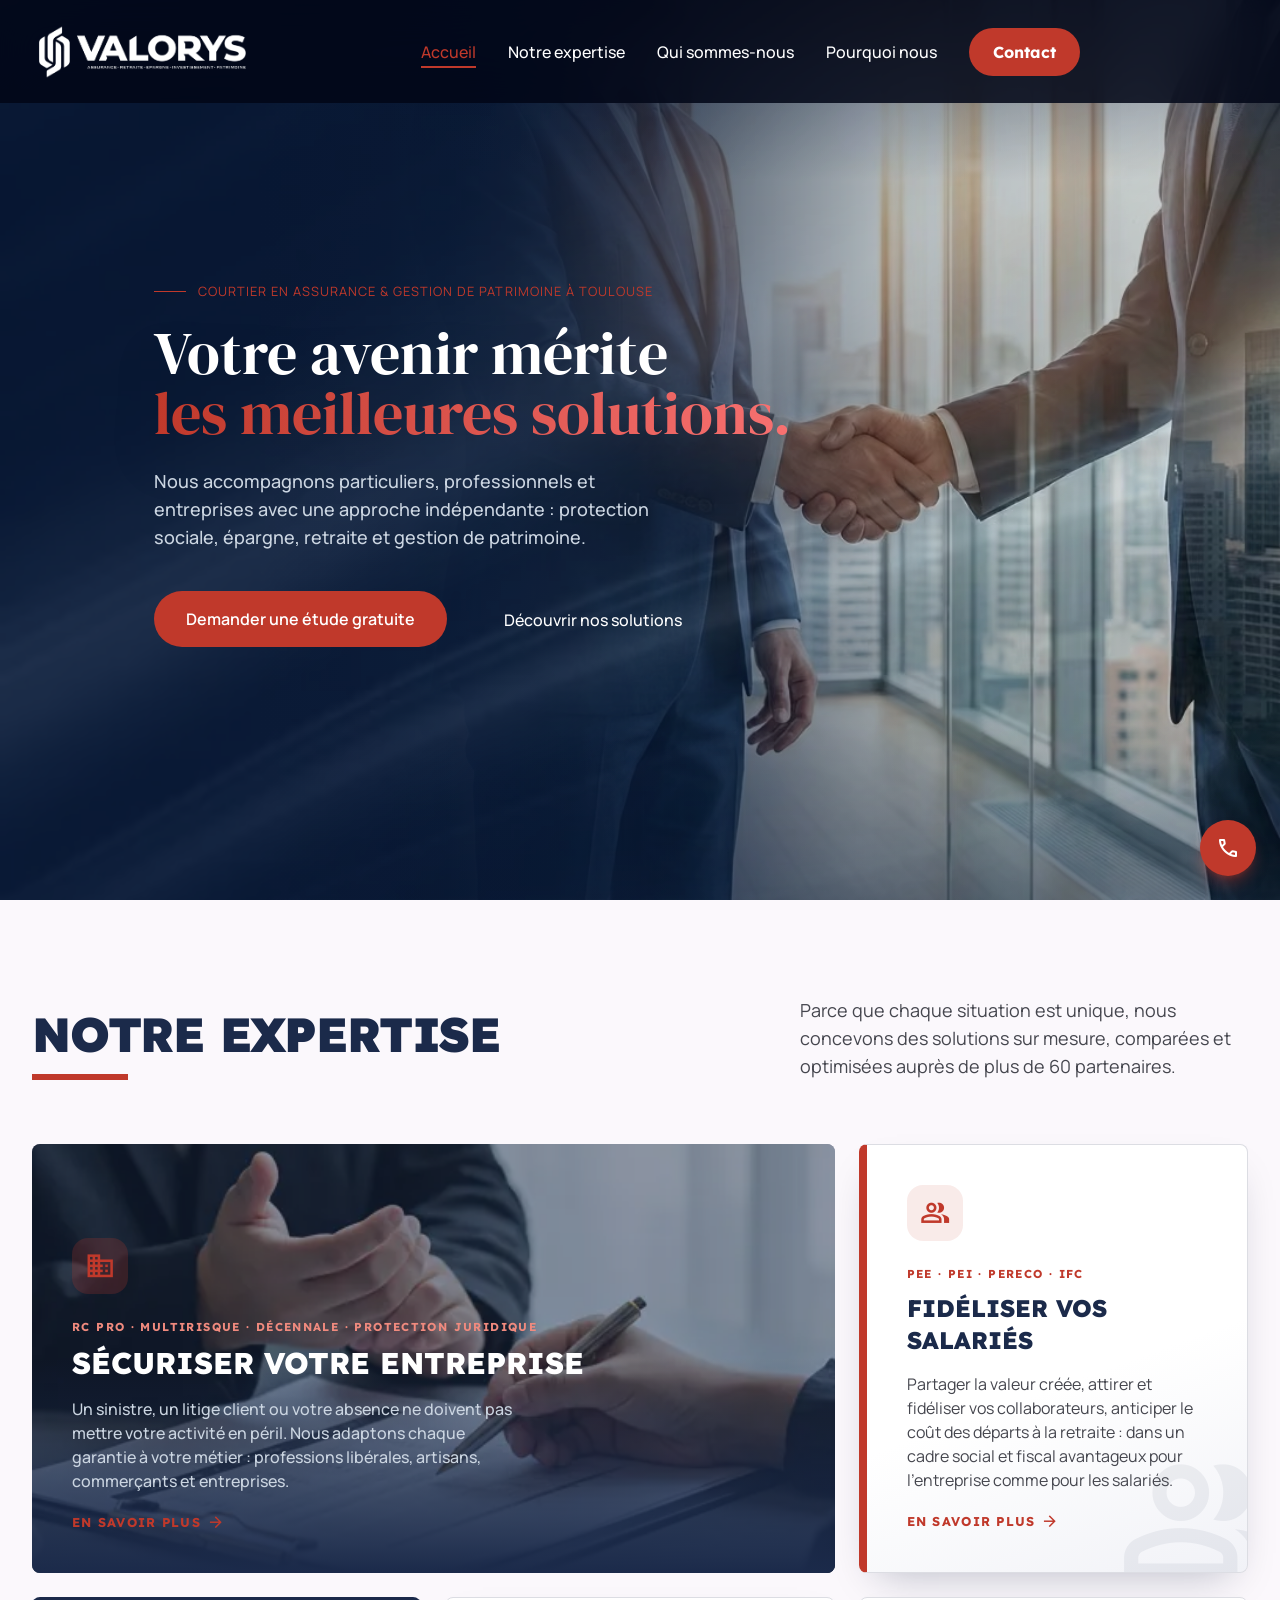
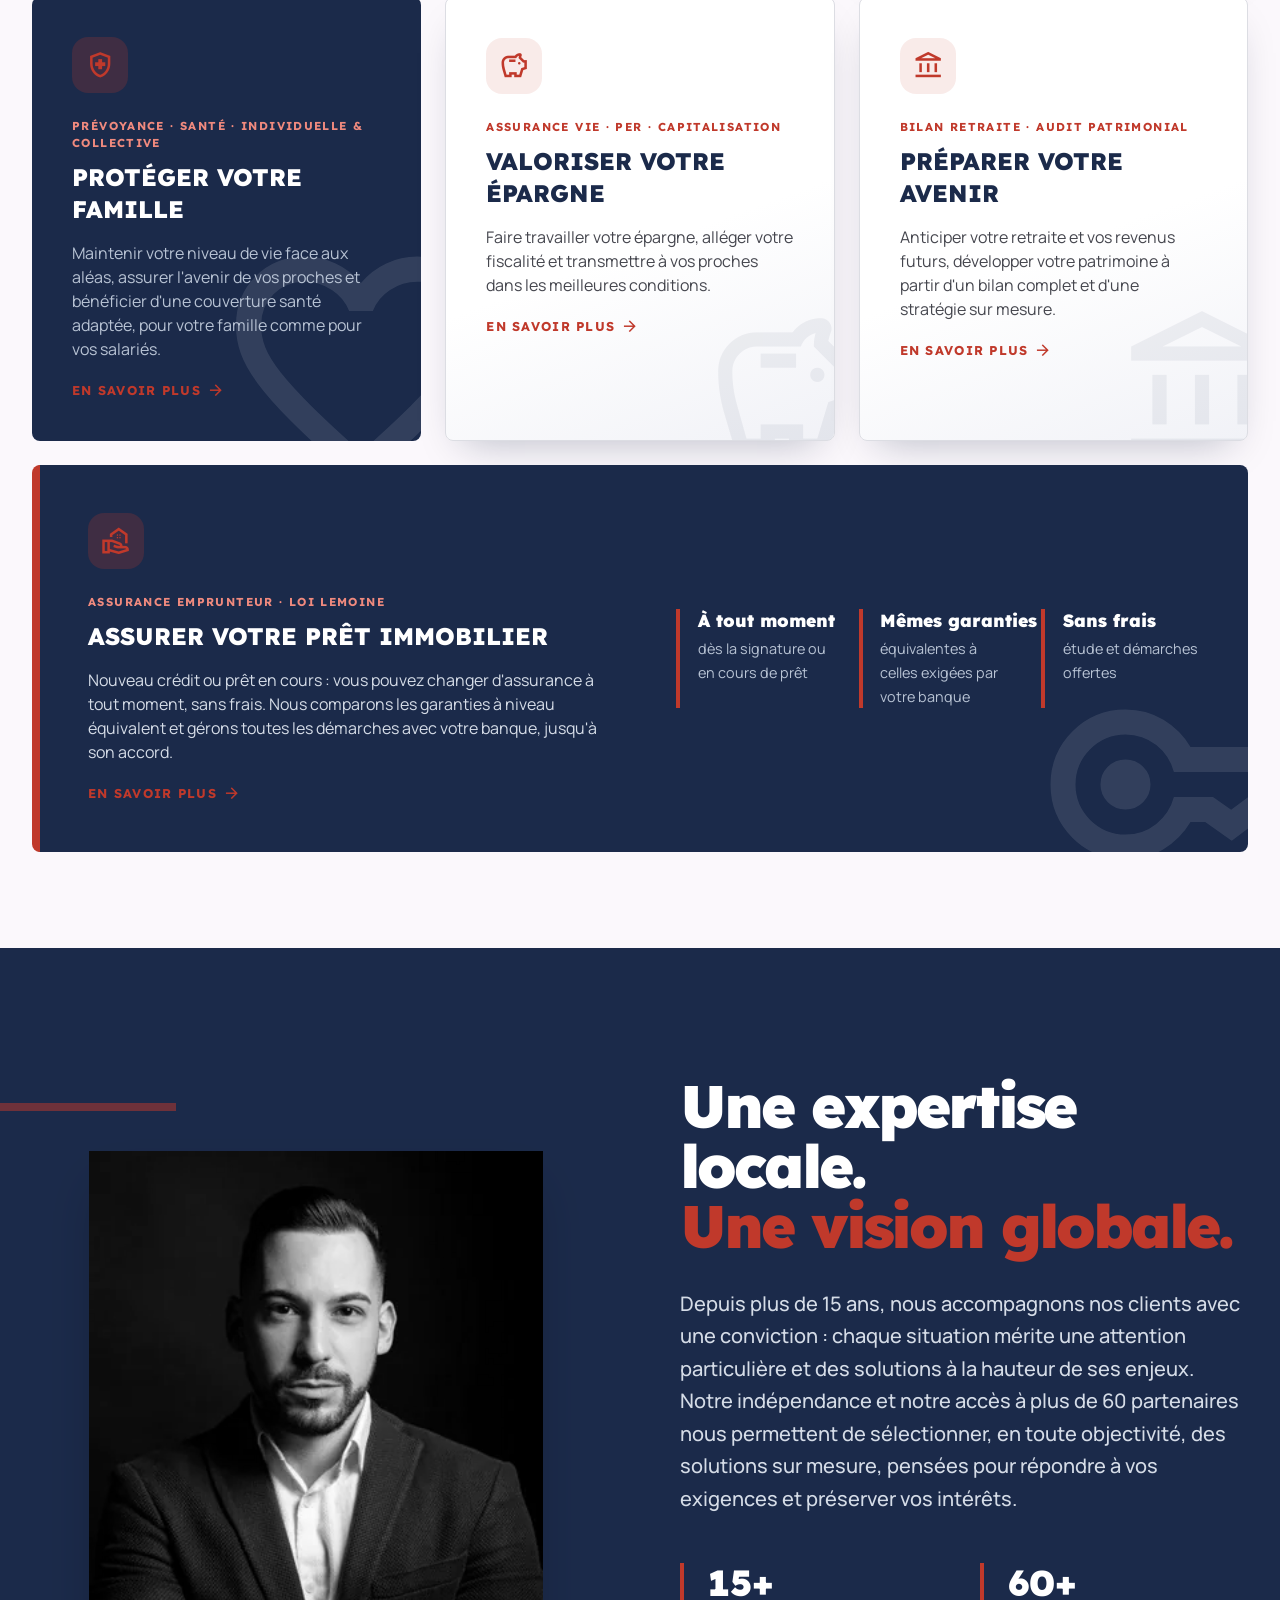
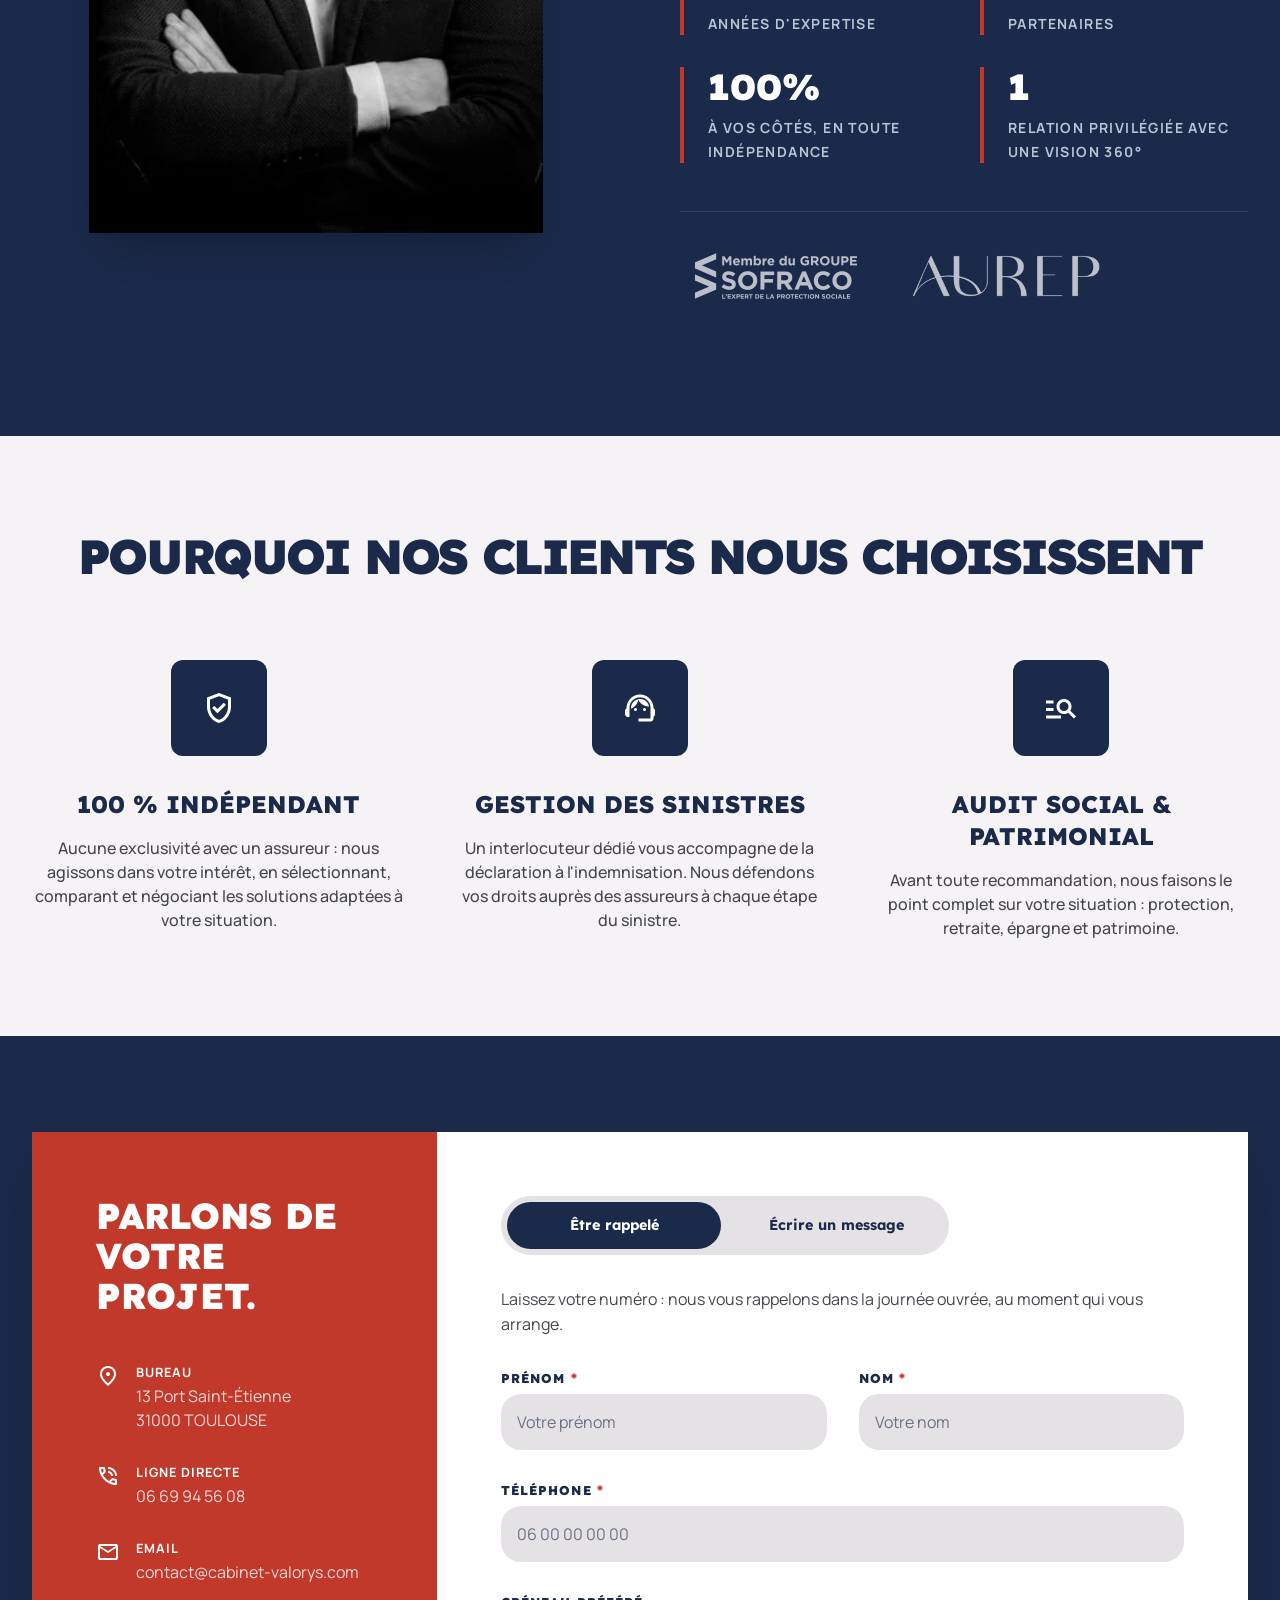
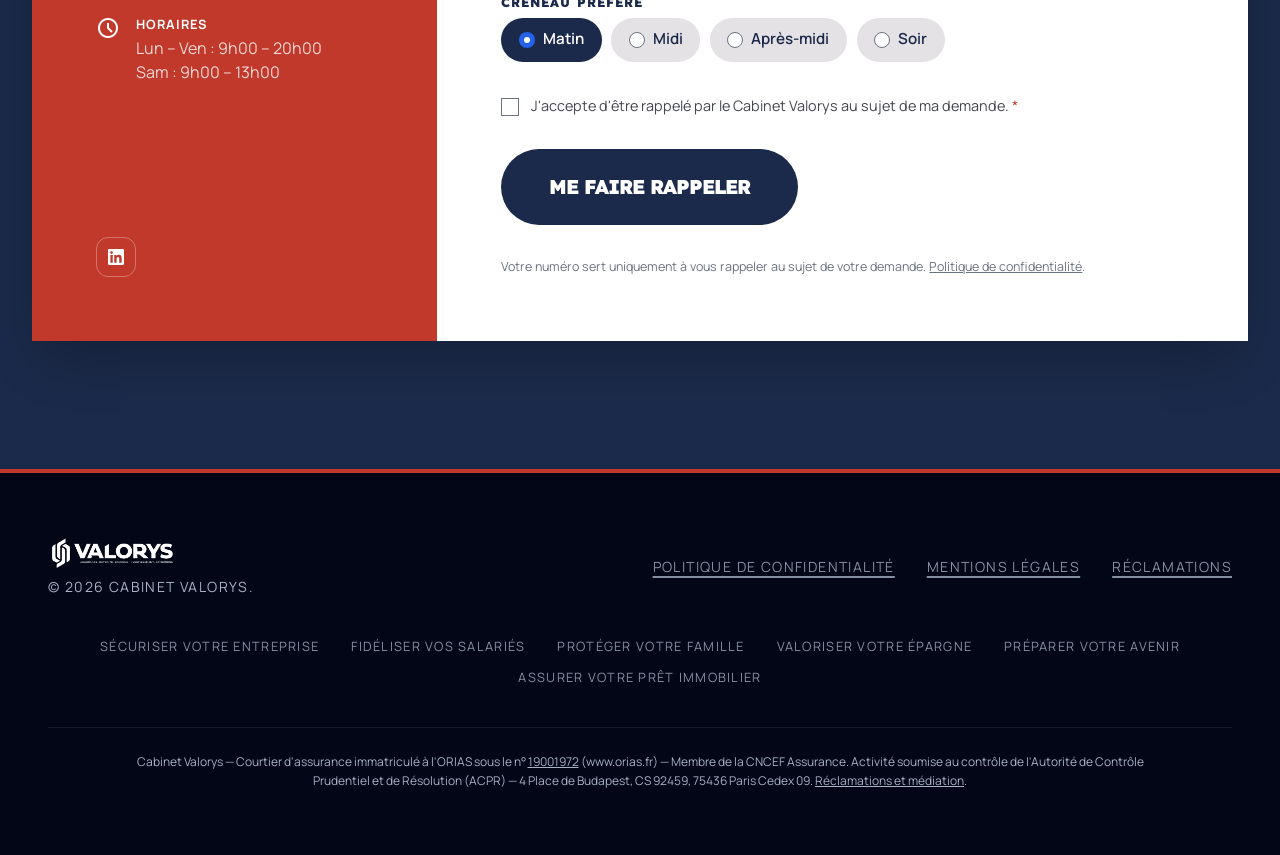
<file: index.html>
<!DOCTYPE html>
<html class="scroll-smooth" lang="fr-FR">
<head>
<meta charset="utf-8">
<meta content="width=device-width, initial-scale=1.0" name="viewport">
<script>document.documentElement.classList.add('js');</script>

<title>Courtier en assurance et gestion de patrimoine à Toulouse | Cabinet Valorys</title>
<meta name="description" content="Cabinet Valorys, courtier indépendant à Toulouse : prévoyance, mutuelle santé, retraite et assurance des professionnels. Plus de 60 compagnies comparées pour votre sérénité.">
<meta name="robots" content="index, follow, max-image-preview:large, max-snippet:-1, max-video-preview:-1">
<meta name="author" content="Cabinet Valorys">
<meta name="geo.region" content="FR-31">
<meta name="geo.placename" content="Toulouse">
<meta name="geo.position" content="43.598;1.449">
<meta name="ICBM" content="43.598, 1.449">
<meta name="theme-color" content="#041534">
<meta name="format-detection" content="telephone=yes">
<link rel="canonical" href="https://www.cabinet-valorys.com/">
<link rel="icon" href="/favicon.ico" sizes="48x48">
<link rel="icon" type="image/png" sizes="192x192" href="/public/icons/icon-192.png">
<link rel="apple-touch-icon" href="/public/icons/apple-touch-icon.png">
<link rel="manifest" href="/public/site.webmanifest">
<meta property="og:type" content="website">
<meta property="og:locale" content="fr_FR">
<meta property="og:site_name" content="Cabinet Valorys">
<meta property="og:title" content="Courtier en assurance et gestion de patrimoine à Toulouse | Cabinet Valorys">
<meta property="og:description" content="Cabinet Valorys, courtier indépendant à Toulouse : prévoyance, mutuelle santé, retraite et assurance des professionnels. Plus de 60 compagnies comparées pour votre sérénité.">
<meta property="og:url" content="https://www.cabinet-valorys.com/">
<meta property="og:image" content="https://www.cabinet-valorys.com/public/valorys_og_image_1200x630.jpg">
<meta property="og:image:width" content="1200">
<meta property="og:image:height" content="630">
<meta name="twitter:card" content="summary_large_image">
<meta name="twitter:title" content="Courtier en assurance et gestion de patrimoine à Toulouse | Cabinet Valorys">
<meta name="twitter:description" content="Cabinet Valorys, courtier indépendant à Toulouse : prévoyance, mutuelle santé, retraite et assurance des professionnels. Plus de 60 compagnies comparées pour votre sérénité.">
<meta name="twitter:image" content="https://www.cabinet-valorys.com/public/valorys_og_image_1200x630.jpg">
<link rel="preload" as="image" href="/public/Hero-Valo.avif" type="image/avif" fetchpriority="high" media="(min-width: 1024px)">
<link rel="preload" as="font" type="font/woff2" href="/public/fonts/manrope-latin.woff2?v=101877a7" crossorigin>
<link rel="preload" as="font" type="font/woff2" href="/public/fonts/dm-serif-display-latin.woff2?v=436ae2f1" crossorigin>
<style>
        .material-symbols-outlined {
            font-variation-settings: 'FILL' 0, 'wght' 400, 'GRAD' 0, 'opsz' 24;
        }
        .text-glow-crimson {
            text-shadow: 0 0 20px rgba(192, 57, 43, 0.4);
        }
        .bg-architectural {
            background-image: linear-gradient(135deg, #1B2A4A 0%, #041534 100%);
        }

        /* =============================
           HERO ENTRANCE ANIMATIONS
        ============================== */
        .hero-badge {
            animation: fadeSlideUp 0.8s cubic-bezier(0.16, 1, 0.3, 1) 0.15s both;
        }
        .hero-title {
            animation: fadeSlideUp 0.9s cubic-bezier(0.16, 1, 0.3, 1) 0.35s both;
        }
        .hero-subtitle {
            animation: fadeSlideUp 0.9s cubic-bezier(0.16, 1, 0.3, 1) 0.55s both;
        }
        .hero-cta {
            animation: fadeSlideUp 0.9s cubic-bezier(0.16, 1, 0.3, 1) 0.75s both;
        }

        @keyframes fadeSlideUp {
            from {
                opacity: 0;
                transform: translateY(32px);
            }
            to {
                opacity: 1;
                transform: translateY(0);
            }
        }

        /* =============================
           SCROLL REVEAL
           (uniquement si JS actif : sans JS, le contenu reste visible)
        ============================== */
        .js .reveal {
            opacity: 0;
            transform: translateY(40px);
            transition: opacity 0.75s cubic-bezier(0.16, 1, 0.3, 1),
                        transform 0.75s cubic-bezier(0.16, 1, 0.3, 1);
        }
        .js .reveal.visible {
            opacity: 1;
            transform: translateY(0);
        }

        .js .reveal-left {
            opacity: 0;
            transform: translateX(-50px);
            transition: opacity 0.85s cubic-bezier(0.16, 1, 0.3, 1),
                        transform 0.85s cubic-bezier(0.16, 1, 0.3, 1);
        }
        .js .reveal-left.visible {
            opacity: 1;
            transform: translateX(0);
        }

        .js .reveal-right {
            opacity: 0;
            transform: translateX(50px);
            transition: opacity 0.85s cubic-bezier(0.16, 1, 0.3, 1),
                        transform 0.85s cubic-bezier(0.16, 1, 0.3, 1);
        }
        .js .reveal-right.visible {
            opacity: 1;
            transform: translateX(0);
        }

        /* Visiteurs ayant désactivé les animations dans leur système */
        @media (prefers-reduced-motion: reduce) {
            .hero-badge, .hero-title, .hero-subtitle, .hero-cta {
                animation: none;
            }
            .js .reveal, .js .reveal-left, .js .reveal-right {
                opacity: 1;
                transform: none;
                transition: none;
            }
        }

        /* Stagger delays */
        .stagger-1 { transition-delay: 0.1s; }
        .stagger-2 { transition-delay: 0.22s; }
        .stagger-3 { transition-delay: 0.34s; }
        .stagger-4 { transition-delay: 0.46s; }

        /* =============================
           SCROLL OFFSET FOR FIXED NAV
        ============================== */
        #solutions, #about, #contact {
            scroll-margin-top: 80px;
        }

        /* =============================
           NAV SCROLL EFFECT
        ============================== */
        #navbar {
            transition: padding-top 0.3s ease, padding-bottom 0.3s ease, box-shadow 0.3s ease;
        }
        #navbar.scrolled {
            padding-top: 0.875rem;
            padding-bottom: 0.875rem;
            box-shadow: 0 4px 32px rgba(0,0,0,0.35);
        }

        /* =============================
           MOBILE MENU
        ============================== */
        #mobile-menu {
            max-height: 0;
            overflow: hidden;
            transition: max-height 0.45s cubic-bezier(0.16, 1, 0.3, 1);
        }
        #mobile-menu.open {
            max-height: 480px;
        }

        /* =============================
           COUNTER
        ============================== */
        .counter-wrap {
            display: inline-block;
        }
        /* Le chiffre réel reste dans le HTML (robots, lecteurs d'écran) ;
           pendant l'animation, il est masqué et la valeur animée s'affiche par-dessus */
        .counter.is-counting {
            position: relative;
            -webkit-text-fill-color: transparent;
        }
        .counter.is-counting::after {
            content: attr(data-count);
            position: absolute;
            left: 0;
            top: 0;
            -webkit-text-fill-color: currentColor;
        }
    </style>
<link rel="stylesheet" href="/public/css/site.css?v=4611ba43">
<link rel="stylesheet" href="/public/css/extra.css?v=60cef03a">
<script type="application/ld+json">{
 "@context": "https://schema.org",
 "@graph": [
  {
   "@type": "InsuranceAgency",
   "@id": "https://www.cabinet-valorys.com/#organization",
   "name": "Cabinet Valorys",
   "alternateName": "Valorys",
   "legalName": "Cabinet Puxeddu",
   "url": "https://www.cabinet-valorys.com/",
   "logo": {
    "@type": "ImageObject",
    "url": "https://www.cabinet-valorys.com/public/Valorys_vectoriser.webp",
    "width": 1001,
    "height": 249
   },
   "image": "https://www.cabinet-valorys.com/public/Hero-Valo.png",
   "telephone": "+33669945608",
   "email": "contact@cabinet-valorys.com",
   "priceRange": "€€",
   "identifier": [
    {
     "@type": "PropertyValue",
     "name": "ORIAS",
     "value": "19001972",
     "url": "https://www.orias.fr/"
    }
   ],
   "address": {
    "@type": "PostalAddress",
    "streetAddress": "13 Port Saint-Étienne",
    "postalCode": "31000",
    "addressLocality": "Toulouse",
    "addressRegion": "Occitanie",
    "addressCountry": "FR"
   },
   "geo": {
    "@type": "GeoCoordinates",
    "latitude": 43.598,
    "longitude": 1.449
   },
   "openingHoursSpecification": [
    {
     "@type": "OpeningHoursSpecification",
     "dayOfWeek": [
      "Monday",
      "Tuesday",
      "Wednesday",
      "Thursday",
      "Friday"
     ],
     "opens": "09:00",
     "closes": "20:00"
    },
    {
     "@type": "OpeningHoursSpecification",
     "dayOfWeek": "Saturday",
     "opens": "09:00",
     "closes": "13:00"
    }
   ],
   "areaServed": [
    {
     "@type": "City",
     "name": "Toulouse"
    },
    {
     "@type": "AdministrativeArea",
     "name": "Haute-Garonne"
    },
    {
     "@type": "AdministrativeArea",
     "name": "Occitanie"
    }
   ],
   "knowsAbout": [
    "Assurance professionnelle",
    "Responsabilité civile professionnelle",
    "RC décennale",
    "Prévoyance",
    "Mutuelle santé",
    "Plan d'épargne retraite",
    "Assurance vie",
    "Indemnités de fin de carrière",
    "PER d'entreprise",
    "Bilan retraite",
    "Assurance emprunteur"
   ],
   "sameAs": [
    "https://www.linkedin.com/in/michael-puxeddu-17773918a/"
   ],
   "founder": {
    "@id": "https://www.cabinet-valorys.com/#founder"
   }
  },
  {
   "@type": "Person",
   "@id": "https://www.cabinet-valorys.com/#founder",
   "name": "Michaël Puxeddu",
   "jobTitle": "Courtier en assurances, fondateur du Cabinet Valorys",
   "image": "https://www.cabinet-valorys.com/public/PUXEDDU-Michael.webp",
   "worksFor": {
    "@id": "https://www.cabinet-valorys.com/#organization"
   },
   "sameAs": [
    "https://www.linkedin.com/in/michael-puxeddu-17773918a/"
   ]
  },
  {
   "@type": "WebSite",
   "@id": "https://www.cabinet-valorys.com/#website",
   "url": "https://www.cabinet-valorys.com/",
   "name": "Cabinet Valorys",
   "inLanguage": "fr-FR",
   "publisher": {
    "@id": "https://www.cabinet-valorys.com/#organization"
   }
  }
 ]
}</script>
</head>
<body class="bg-background text-on-surface font-body selection:bg-secondary selection:text-white">

<!-- ===== TOP NAV ===== -->
<nav id="navbar" class="fixed top-0 w-full z-50 bg-slate-950/85 backdrop-blur-xl px-8 py-6 max-w-full mx-auto">
    <div class="flex justify-between items-center">
        <a href="/" class="flex items-center">
            <img src="/public/Valorys_vectoriser.webp" alt="Cabinet Valorys - Courtier en assurance à Toulouse" width="221" height="55" fetchpriority="high" decoding="async" class="h-[55px] w-auto" style="filter: brightness(0) invert(1);">
        </a>
        <div class="hidden md:flex items-center gap-8">
            <a class="nav-link text-white font-body font-medium hover:text-secondary transition-colors duration-200 relative group" href="#">
                Accueil
                <span class="absolute -bottom-1 left-0 w-0 h-0.5 bg-secondary transition-all duration-300 group-hover:w-full"></span>
            </a>
            <div class="v-dd">
            <a class="nav-link text-white font-body font-medium hover:text-secondary transition-colors duration-200 relative group" href="#solutions">
                Notre expertise
                <span class="absolute -bottom-1 left-0 w-0 h-0.5 bg-secondary transition-all duration-300 group-hover:w-full"></span>
            </a>
                <div class="v-dd-panel" role="menu"><a role="menuitem" href="/protection-entreprise.html"><span class="v-nav-t">Sécuriser votre entreprise</span><span class="v-nav-c">RC Pro · Multirisque · Décennale · Protection juridique</span></a><a role="menuitem" href="/epargne-entreprise.html"><span class="v-nav-t">Fidéliser vos salariés</span><span class="v-nav-c">PEE · PEI · PERECO · IFC</span></a><a role="menuitem" href="/prevoyance-sante.html"><span class="v-nav-t">Protéger votre famille</span><span class="v-nav-c">Prévoyance · Santé · Individuelle &amp; collective</span></a><a role="menuitem" href="/epargne-retraite.html"><span class="v-nav-t">Valoriser votre épargne</span><span class="v-nav-c">Assurance vie · PER · Capitalisation</span></a><a role="menuitem" href="/bilan-retraite.html"><span class="v-nav-t">Préparer votre avenir</span><span class="v-nav-c">Bilan retraite · Audit patrimonial</span></a><a role="menuitem" href="/assurance-emprunteur.html"><span class="v-nav-t">Assurer votre prêt immobilier</span><span class="v-nav-c">Assurance emprunteur · Loi Lemoine</span></a></div>
            </div>
            <a class="nav-link text-white font-body font-medium hover:text-secondary transition-colors duration-200 relative group" href="#about">
                Qui sommes-nous
                <span class="absolute -bottom-1 left-0 w-0 h-0.5 bg-secondary transition-all duration-300 group-hover:w-full"></span>
            </a>
            <a class="nav-link text-white font-body font-medium hover:text-secondary transition-colors duration-200 relative group" href="#pourquoi">
                Pourquoi nous
                <span class="absolute -bottom-1 left-0 w-0 h-0.5 bg-secondary transition-all duration-300 group-hover:w-full"></span>
            </a>
            <a href="#contact" class="bg-secondary text-on-secondary px-6 py-3 font-headline font-bold rounded-[40px] hover:scale-95 transition-all duration-200 ease-in-out">
                Contact
            </a>
        </div>
        <div class="flex items-center gap-4">
            <button id="hamburger" type="button" class="md:hidden text-white p-2 focus:outline-none" aria-label="Menu" aria-controls="mobile-menu" aria-expanded="false">
                <span id="hamburger-icon" class="material-symbols-outlined text-3xl" aria-hidden="true">menu</span>
            </button>
        </div>
    </div>
    <div id="mobile-menu">
        <div class="flex flex-col gap-5 pt-6 pb-4 border-t border-white/10 mt-4">
            <a class="text-white font-body text-lg hover:text-secondary transition-colors" href="#" onclick="closeMenu()">Accueil</a>
            <a class="text-white font-body text-lg hover:text-secondary transition-colors" href="#solutions" onclick="closeMenu()">Notre expertise</a>
            <div class="v-mob-sub"><a onclick="closeMenu()" href="/protection-entreprise.html"><span class="v-nav-t">Sécuriser votre entreprise</span><span class="v-nav-c">RC Pro · Multirisque · Décennale · Protection juridique</span></a><a onclick="closeMenu()" href="/epargne-entreprise.html"><span class="v-nav-t">Fidéliser vos salariés</span><span class="v-nav-c">PEE · PEI · PERECO · IFC</span></a><a onclick="closeMenu()" href="/prevoyance-sante.html"><span class="v-nav-t">Protéger votre famille</span><span class="v-nav-c">Prévoyance · Santé · Individuelle &amp; collective</span></a><a onclick="closeMenu()" href="/epargne-retraite.html"><span class="v-nav-t">Valoriser votre épargne</span><span class="v-nav-c">Assurance vie · PER · Capitalisation</span></a><a onclick="closeMenu()" href="/bilan-retraite.html"><span class="v-nav-t">Préparer votre avenir</span><span class="v-nav-c">Bilan retraite · Audit patrimonial</span></a><a onclick="closeMenu()" href="/assurance-emprunteur.html"><span class="v-nav-t">Assurer votre prêt immobilier</span><span class="v-nav-c">Assurance emprunteur · Loi Lemoine</span></a></div>
            <a class="text-white font-body text-lg hover:text-secondary transition-colors" href="#about" onclick="closeMenu()">Qui sommes-nous</a>
            <a class="text-white font-body text-lg hover:text-secondary transition-colors" href="#pourquoi" onclick="closeMenu()">Pourquoi nous</a>
            <a href="#contact" onclick="closeMenu()" class="bg-secondary text-white px-6 py-3 font-body font-bold rounded-[40px] hover:scale-95 transition-all duration-200 w-full mt-2 text-center">
                Contact
            </a>
        </div>
    </div>
</nav>

<!-- ===== HERO ===== -->
<section class="relative h-screen overflow-hidden bg-architectural">
    <div class="absolute inset-0 z-[3] opacity-20 pointer-events-none" aria-hidden="true">
        <img alt="" role="presentation" width="512" height="512" decoding="async" loading="eager" class="w-full h-full object-cover" src="/public/hero-texture.webp">
    </div>
    <div class="v-hero-mob" aria-hidden="true"><img src="/public/Hero-Valo-mobile.webp" alt="" width="800" height="835" decoding="async" loading="eager"></div>
    <div class="hidden lg:block absolute inset-0 z-[1]">
        <picture>
            <source type="image/avif" srcset="/public/Hero-Valo.avif 1x">
            <source type="image/webp" srcset="/public/Hero-Valo.webp 1x">
            <img src="/public/Hero-Valo.png" alt="" role="presentation" width="1376" height="768" fetchpriority="high" loading="eager" decoding="async" class="absolute inset-0 w-full h-full object-cover object-right">
        </picture>
        <div class="absolute inset-0" style="background: linear-gradient(to right, #041534 0%, #041534 20%, rgba(4,21,52,0.95) 35%, rgba(4,21,52,0.7) 50%, rgba(4,21,52,0.2) 70%, transparent 100%);"></div>
        <div class="absolute inset-0" style="background: linear-gradient(to bottom, rgba(4,21,52,0.5) 0%, transparent 20%, transparent 80%, rgba(4,21,52,0.4) 100%);"></div>
    </div>
    <div class="relative z-10 h-full flex items-center pt-24 pb-16 px-8 md:pl-[8%] lg:pl-[12%]">
        <div>
            <div class="hero-badge flex items-center gap-3 mb-6">
                <span class="block w-8 h-px bg-secondary"></span>
                <span class="text-secondary font-body uppercase tracking-widest text-xs">Courtier en assurance &amp; gestion de patrimoine à Toulouse</span>
            </div>
            <h1 class="hero-title text-5xl lg:text-6xl text-white leading-tight mb-6 drop-shadow-2xl" style="font-family:'DM Serif Display',serif;">
                Votre avenir mérite<br>
                <span class="text-transparent bg-clip-text bg-gradient-to-r from-[#C0392B] to-red-400">les meilleures solutions.</span>
            </h1>
            <p class="hero-subtitle text-slate-300 text-base md:text-lg max-w-lg font-medium leading-relaxed mb-10">
                Nous accompagnons particuliers, professionnels et entreprises avec une approche indépendante : protection sociale, épargne, retraite et gestion de patrimoine.
            </p>
            <div class="hero-cta flex flex-col sm:flex-row items-start gap-6">
                <a href="#contact" class="bg-secondary text-white px-8 py-4 font-body font-semibold text-base rounded-[40px] hover:brightness-110 hover:scale-[1.02] transition-all duration-200">Demander une étude gratuite</a>
                <a href="#solutions" class="text-white font-body font-medium text-base border border-transparent px-8 py-4 rounded-[40px] bg-transparent hover:bg-white/15 hover:border-white/50 transition-all duration-300">Découvrir nos solutions</a>
            </div>
        </div>
    </div>
</section>

<!-- ===== EXPERTISES ===== -->
<section class="py-24 bg-surface" id="solutions">
    <div class="container mx-auto px-8">
        <div class="flex flex-col md:flex-row justify-between items-end mb-16 gap-8 reveal">
            <div class="max-w-2xl">
                <h2 class="font-headline font-black text-3xl md:text-5xl tracking-tight text-primary uppercase mb-4">Notre expertise</h2>
                <div class="h-1.5 w-24 bg-secondary"></div>
            </div>
            <p class="font-body text-on-surface-variant max-w-md text-lg">
                Parce que chaque situation est unique, nous concevons des solutions sur mesure, comparées et optimisées auprès de plus de 60 partenaires.
            </p>
        </div>
        <div class="grid grid-cols-1 md:grid-cols-12 gap-6 v-bento">

            <a href="/protection-entreprise.html" class="v-card-link md:col-span-8 group relative overflow-hidden bg-primary-container rounded-xl reveal stagger-1 v-card-hero">
                <img alt="" role="presentation" width="512" height="512" loading="lazy" decoding="async" class="absolute inset-0 w-full h-full object-cover opacity-50 group-hover:scale-105 transition-transform duration-700" src="/public/conseil-entreprise.webp">
                <div class="absolute inset-0 bg-gradient-to-t from-primary via-transparent to-transparent"></div>
                <div class="absolute bottom-0 left-0 p-10">
                    <span class="v-card-ico v-ico-dark"><span class="material-symbols-outlined" aria-hidden="true">domain</span></span>
                    <span class="v-card-tag v-card-tag-dark">RC Pro · Multirisque · Décennale · Protection juridique</span>
                    <h3 class="font-headline font-extrabold text-3xl text-white mb-4 uppercase">Sécuriser votre entreprise</h3>
                    <p class="text-slate-300 max-w-md font-medium">Un sinistre, un litige client ou votre absence ne doivent pas mettre votre activité en péril. Nous adaptons chaque garantie à votre métier : professions libérales, artisans, commerçants et entreprises.</p>
                    <span class="v-more">En savoir plus <span class="material-symbols-outlined" aria-hidden="true">arrow_forward</span></span>
                </div>
            </a>

            <a href="/epargne-entreprise.html" class="v-card-link v-card-light md:col-span-4 group relative overflow-hidden bg-white rounded-xl border-l-8 border-secondary reveal stagger-2">
                <div class="p-10 flex flex-col h-full justify-between">
                    <div>
                        <span class="v-card-ico"><span class="material-symbols-outlined" aria-hidden="true">group</span></span>
                        <span class="v-card-tag">PEE · PEI · PERECO · IFC</span>
                    <h3 class="font-headline font-extrabold text-2xl text-primary mb-4 uppercase">Fidéliser vos salariés</h3>
                        <p class="text-on-surface-variant">Partager la valeur créée, attirer et fidéliser vos collaborateurs, anticiper le coût des départs à la retraite : dans un cadre social et fiscal avantageux pour l'entreprise comme pour les salariés.</p>
                        <span class="v-more">En savoir plus <span class="material-symbols-outlined" aria-hidden="true">arrow_forward</span></span>
                    </div>
                </div>
                <div class="v-card-mark" aria-hidden="true"><span class="material-symbols-outlined">group</span></div>
            </a>

            <a href="/prevoyance-sante.html" class="v-card-link md:col-span-4 group relative overflow-hidden bg-primary rounded-xl reveal stagger-3">
                <div class="p-10 relative z-10">
                    <span class="v-card-ico v-ico-dark"><span class="material-symbols-outlined" aria-hidden="true">health_and_safety</span></span>
                    <span class="v-card-tag v-card-tag-dark">Prévoyance · Santé · Individuelle &amp; collective</span>
                    <h3 class="font-headline font-extrabold text-2xl text-white mb-4 uppercase">Protéger votre famille</h3>
                    <p class="text-slate-400">Maintenir votre niveau de vie face aux aléas, assurer l'avenir de vos proches et bénéficier d'une couverture santé adaptée, pour votre famille comme pour vos salariés.</p>
                    <span class="v-more">En savoir plus <span class="material-symbols-outlined" aria-hidden="true">arrow_forward</span></span>
                </div>
                <div class="absolute -bottom-10 -right-10 opacity-10 scale-100 md:scale-150 text-white" aria-hidden="true">
                    <span class="material-symbols-outlined text-[100px] md:text-[200px]">favorite</span>
                </div>
            </a>

            <a href="/epargne-retraite.html" class="v-card-link v-card-light md:col-span-4 group relative overflow-hidden bg-white rounded-xl reveal stagger-4">
                <div class="p-10">
                    <span class="v-card-ico"><span class="material-symbols-outlined" aria-hidden="true">savings</span></span>
                    <span class="v-card-tag">Assurance vie · PER · Capitalisation</span>
                    <h3 class="font-headline font-extrabold text-2xl text-primary mb-4 uppercase">Valoriser votre épargne</h3>
                    <p class="text-on-surface-variant">Faire travailler votre épargne, alléger votre fiscalité et transmettre à vos proches dans les meilleures conditions.</p>
                    <span class="v-more">En savoir plus <span class="material-symbols-outlined" aria-hidden="true">arrow_forward</span></span>
                </div>
                <div class="v-card-mark" aria-hidden="true"><span class="material-symbols-outlined">savings</span></div>
            </a>

            <a href="/bilan-retraite.html" class="v-card-link v-card-light md:col-span-4 group relative overflow-hidden bg-white rounded-xl reveal stagger-4">
                <div class="p-10">
                    <span class="v-card-ico"><span class="material-symbols-outlined" aria-hidden="true">account_balance</span></span>
                    <span class="v-card-tag">Bilan retraite · Audit patrimonial</span>
                    <h3 class="font-headline font-extrabold text-2xl text-primary mb-4 uppercase">Préparer votre avenir</h3>
                    <p class="text-on-surface-variant">Anticiper votre retraite et vos revenus futurs, développer votre patrimoine à partir d'un bilan complet et d'une stratégie sur mesure.</p>
                    <span class="v-more">En savoir plus <span class="material-symbols-outlined" aria-hidden="true">arrow_forward</span></span>
                </div>
                <div class="v-card-mark" aria-hidden="true"><span class="material-symbols-outlined">account_balance</span></div>
            </a>

            <a href="/assurance-emprunteur.html" class="v-card-link v-emp-card group relative overflow-hidden bg-primary rounded-xl border-l-8 border-secondary reveal">
                <div class="v-emp-inner relative z-10">
                    <div class="v-emp-text">
                        <span class="v-card-ico v-ico-dark"><span class="material-symbols-outlined" aria-hidden="true">real_estate_agent</span></span>
                        <span class="v-card-tag v-card-tag-dark">Assurance emprunteur · Loi Lemoine</span>
                    <h3 class="font-headline font-extrabold text-2xl text-white mb-4 uppercase">Assurer votre prêt immobilier</h3>
                        <p class="text-slate-300">Nouveau crédit ou prêt en cours : vous pouvez changer d'assurance à tout moment, sans frais. Nous comparons les garanties à niveau équivalent et gérons toutes les démarches avec votre banque, jusqu'à son accord.</p>
                        <span class="v-more">En savoir plus <span class="material-symbols-outlined" aria-hidden="true">arrow_forward</span></span>
                    </div>
                    <ul class="v-emp-points">
                        <li><strong>À tout moment</strong><span>dès la signature ou en cours de prêt</span></li>
                        <li><strong>Mêmes garanties</strong><span>équivalentes à celles exigées par votre banque</span></li>
                        <li><strong>Sans frais</strong><span>étude et démarches offertes</span></li>
                    </ul>
                </div>
                <div class="absolute -bottom-10 -right-10 opacity-10 scale-100 md:scale-150 text-white" aria-hidden="true">
                    <span class="material-symbols-outlined text-[100px] md:text-[200px]">key</span>
                </div>
            </a>
        </div>
    </div>
</section>

<!-- ===== QUI SOMMES-NOUS ===== -->
<section class="py-32 bg-primary relative overflow-hidden" id="about">
    <div class="container mx-auto px-8 relative z-10">
        <div class="grid grid-cols-1 lg:grid-cols-2 gap-20 items-center">
            <div class="relative reveal-left">
                <div class="absolute -top-12 -left-12 w-48 h-48 border-t-8 border-l-8 border-secondary opacity-50"></div>
                <img alt="Michaël Puxeddu, fondateur du Cabinet Valorys à Toulouse" width="341" height="512" loading="lazy" decoding="async" class="rounded-none shadow-2xl relative z-10 grayscale hover:grayscale-0 transition-all duration-700 w-4/5 object-cover mx-auto block" src="/public/PUXEDDU-Michael.webp">
            </div>
            <div class="reveal-right">
                <h2 class="font-headline font-black text-3xl md:text-5xl lg:text-6xl text-white mb-8 leading-tight tracking-tighter">
                    Une expertise locale.<br>
                    <span class="text-secondary">Une vision globale.</span>
                </h2>
                <p class="text-slate-300 text-xl font-medium mb-12 leading-relaxed">
                    Depuis plus de 15 ans, nous accompagnons nos clients avec une conviction : chaque situation mérite une attention particulière et des solutions à la hauteur de ses enjeux.<br>Notre indépendance et notre accès à plus de 60 partenaires nous permettent de sélectionner, en toute objectivité, des solutions sur mesure, pensées pour répondre à vos exigences et préserver vos intérêts.
                </p>
                <div class="grid grid-cols-2 gap-8">
                    <div class="border-l-4 border-secondary pl-6">
                        <span class="block text-4xl font-headline font-black text-white mb-2"><span class="counter" data-target="15" data-suffix="+">15+</span></span>
                        <span class="text-slate-400 font-bold uppercase tracking-widest text-sm">Années d'expertise</span>
                    </div>
                    <div class="border-l-4 border-secondary pl-6">
                        <span class="block text-4xl font-headline font-black text-white mb-2"><span class="counter" data-target="60" data-suffix="+">60+</span></span>
                        <span class="text-slate-400 font-bold uppercase tracking-widest text-sm">Partenaires</span>
                    </div>
                    <div class="border-l-4 border-secondary pl-6">
                        <span class="block text-4xl font-headline font-black text-white mb-2"><span class="counter" data-target="100" data-suffix="%">100%</span></span>
                        <span class="text-slate-400 font-bold uppercase tracking-widest text-sm">À vos côtés, en toute indépendance</span>
                    </div>
                    <div class="border-l-4 border-secondary pl-6">
                        <span class="v-stat">1</span>
                        <span class="text-slate-400 font-bold uppercase tracking-widest text-sm">Relation privilégiée avec une vision 360°</span>
                    </div>
                </div>
                
                <div class="mt-12 pt-8 border-t border-white/10 flex items-center gap-8">
                    <a href="https://sofraco.com/courtier/cabinet-puxeddu/" target="_blank" rel="noopener">
                        <img src="/public/logo-sofraco.webp" alt="Sofraco - partenaire Valorys" width="192" height="64" loading="lazy" decoding="async" class="h-16 w-auto opacity-70 hover:opacity-100 transition-opacity duration-300" style="filter: brightness(0) invert(1);">
                    </a>
                    <a href="https://www.aurep.com/" target="_blank" rel="noopener">
                        <img src="/public/aurep_logo.webp" alt="AUREP - partenaire Valorys" width="206" height="64" loading="lazy" decoding="async" class="h-16 w-auto opacity-70 hover:opacity-100 transition-opacity duration-300" style="filter: brightness(0) invert(1);">
                    </a>
                </div>
            </div>
        </div>
    </div>
</section>

<!-- ===== POURQUOI NOUS ===== -->
<section id="pourquoi" class="py-24 bg-surface-container-low">
    <div class="container mx-auto px-8">
        <div class="text-center mb-20 reveal">
            <h2 class="font-headline font-black text-3xl md:text-5xl text-primary uppercase tracking-tighter">Pourquoi nos clients nous choisissent</h2>
        </div>
        <div class="grid grid-cols-1 md:grid-cols-3 gap-12">
            <div class="text-center group reveal stagger-1">
                <div class="w-24 h-24 bg-primary rounded-full flex items-center justify-center mx-auto mb-8 group-hover:bg-secondary transition-colors duration-300"><span class="material-symbols-outlined text-white text-4xl" aria-hidden="true">verified_user</span></div>
                <h3 class="font-headline font-extrabold text-2xl text-primary mb-4 uppercase">100 % indépendant</h3>
                <p class="text-on-surface-variant font-medium">Aucune exclusivité avec un assureur : nous agissons dans votre intérêt, en sélectionnant, comparant et négociant les solutions adaptées à votre situation.</p>
            </div>
            <div class="text-center group reveal stagger-2">
                <div class="w-24 h-24 bg-primary rounded-full flex items-center justify-center mx-auto mb-8 group-hover:bg-secondary transition-colors duration-300"><span class="material-symbols-outlined text-white text-4xl" aria-hidden="true">support_agent</span></div>
                <h3 class="font-headline font-extrabold text-2xl text-primary mb-4 uppercase">Gestion des sinistres</h3>
                <p class="text-on-surface-variant font-medium">Un interlocuteur dédié vous accompagne de la déclaration à l'indemnisation. Nous défendons vos droits auprès des assureurs à chaque étape du sinistre.</p>
            </div>
            <div class="text-center group reveal stagger-3">
                <div class="w-24 h-24 bg-primary rounded-full flex items-center justify-center mx-auto mb-8 group-hover:bg-secondary transition-colors duration-300"><span class="material-symbols-outlined text-white text-4xl" aria-hidden="true">manage_search</span></div>
                <h3 class="font-headline font-extrabold text-2xl text-primary mb-4 uppercase">Audit social &amp; patrimonial</h3>
                <p class="text-on-surface-variant font-medium">Avant toute recommandation, nous faisons le point complet sur votre situation : protection, retraite, épargne et patrimoine.</p>
            </div>
        </div>
    </div>
</section>

<!-- ===== CONTACT ===== -->
<section class="bg-primary pt-24 pb-32" id="contact">
    <div class="container mx-auto px-8">
        <div class="bg-white rounded-none flex flex-col lg:flex-row overflow-hidden shadow-2xl reveal">
            <div class="lg:w-1/3 bg-secondary p-12 lg:p-16 flex flex-col justify-between">
                <div>
                    <h2 class="font-headline font-black text-3xl md:text-4xl text-white mb-8 uppercase leading-none">Parlons de votre projet.</h2>
                    <div class="space-y-8 mt-12">
                        <div class="flex items-start gap-4">
                            <span class="material-symbols-outlined text-white" aria-hidden="true">location_on</span>
                            <div>
                                <p class="text-white font-bold uppercase tracking-widest text-xs mb-1">Bureau</p>
                                <p class="text-white/80">13 Port Saint-Étienne<br>31000 TOULOUSE</p>
                            </div>
                        </div>
                        <div class="flex items-start gap-4">
                            <span class="material-symbols-outlined text-white" aria-hidden="true">phone_in_talk</span>
                            <div>
                                <p class="text-white font-bold uppercase tracking-widest text-xs mb-1">Ligne directe</p>
                                <p class="text-white/80"><a href="tel:+33669945608" class="hover:text-white hover:underline underline-offset-4">06 69 94 56 08</a></p>
                            </div>
                        </div>
                        <div class="flex items-start gap-4">
                            <span class="material-symbols-outlined text-white" aria-hidden="true">mail</span>
                            <div>
                                <p class="text-white font-bold uppercase tracking-widest text-xs mb-1">Email</p>
                                <p class="text-white/80"><a href="mailto:contact@cabinet-valorys.com" class="hover:text-white hover:underline underline-offset-4">contact@cabinet-valorys.com</a></p>
                            </div>
                        </div>
                        <div class="flex items-start gap-4">
                            <span class="material-symbols-outlined text-white" aria-hidden="true">schedule</span>
                            <div>
                                <p class="text-white font-bold uppercase tracking-widest text-xs mb-1">Horaires</p>
                                <p class="text-white/80">Lun – Ven : 9h00 – 20h00<br>Sam : 9h00 – 13h00</p>
                            </div>
                        </div>
                    </div>
                </div>
                <div class="pt-12">
                    <div class="flex gap-4">
                        <a href="https://www.linkedin.com/in/michael-puxeddu-17773918a/" target="_blank" rel="noopener" aria-label="LinkedIn de Michaël Puxeddu" class="w-10 h-10 border border-white/30 rounded-full flex items-center justify-center text-white hover:bg-white hover:text-secondary transition-all cursor-pointer">
                            <svg xmlns="http://www.w3.org/2000/svg" width="16" height="16" fill="currentColor" viewBox="0 0 24 24" aria-hidden="true" focusable="false"><path d="M20.447 20.452h-3.554v-5.569c0-1.328-.027-3.037-1.852-3.037-1.853 0-2.136 1.445-2.136 2.939v5.667H9.351V9h3.414v1.561h.046c.477-.9 1.637-1.85 3.37-1.85 3.601 0 4.267 2.37 4.267 5.455v6.286zM5.337 7.433a2.062 2.062 0 0 1-2.063-2.065 2.064 2.064 0 1 1 2.063 2.065zm1.782 13.019H3.555V9h3.564v11.452zM22.225 0H1.771C.792 0 0 .774 0 1.729v20.542C0 23.227.792 24 1.771 24h20.451C23.2 24 24 23.227 24 22.271V1.729C24 .774 23.2 0 22.222 0h.003z"></path></svg>
                        </a>
                    </div>
                </div>
            </div>
            <div class="lg:w-2/3 p-12 lg:p-16 bg-white">
                <div class="v-tabs" role="tablist" aria-label="Type de contact">
                    <button type="button" role="tab" id="tab-rappel" aria-controls="panel-rappel" aria-selected="true" data-tab="rappel">Être rappelé</button>
                    <button type="button" role="tab" id="tab-message" aria-controls="panel-message" aria-selected="false" data-tab="message">Écrire un message</button>
                </div>
                <form id="callback-form" class="space-y-8" novalidate role="tabpanel" aria-labelledby="tab-rappel" data-panel="rappel">
                    <p class="v-tab-intro">Laissez votre numéro : nous vous rappelons dans la journée ouvrée, au moment qui vous arrange.</p>
                    <div class="grid grid-cols-1 md:grid-cols-2 gap-8">
                        <div class="relative group">
                            <label for="cb-name" class="block text-primary font-headline font-extrabold uppercase text-xs tracking-widest mb-2">Prénom <span class="text-secondary">*</span></label>
                            <input id="cb-name" name="firstname" required maxlength="60" autocomplete="given-name" class="w-full bg-surface-container-highest border-none p-4 font-body focus:ring-2 focus:ring-primary/40 transition-all rounded-[20px]" placeholder="Votre prénom" type="text">
                        </div>
                        <div class="relative group">
                            <label for="cb-lastname" class="block text-primary font-headline font-extrabold uppercase text-xs tracking-widest mb-2">Nom <span class="text-secondary">*</span></label>
                            <input id="cb-lastname" name="lastname" required maxlength="60" autocomplete="family-name" class="w-full bg-surface-container-highest border-none p-4 font-body focus:ring-2 focus:ring-primary/40 transition-all rounded-[20px]" placeholder="Votre nom" type="text">
                        </div>
                    </div>
                    <div class="grid grid-cols-1 gap-8">
                        <div class="relative group">
                            <label for="cb-phone" class="block text-primary font-headline font-extrabold uppercase text-xs tracking-widest mb-2">Téléphone <span class="text-secondary">*</span></label>
                            <input id="cb-phone" name="phone" required autocomplete="tel" inputmode="tel" class="w-full bg-surface-container-highest border-none p-4 font-body focus:ring-2 focus:ring-primary/40 transition-all rounded-[20px]" placeholder="06 00 00 00 00" type="tel">
                        </div>
                    </div>
                    <fieldset class="v-slots"><legend class="block text-primary font-headline font-extrabold uppercase text-xs tracking-widest mb-2">Créneau préféré</legend>
                        <label><input type="radio" name="slot" value="Matin (9h – 12h)" checked> Matin</label>
                        <label><input type="radio" name="slot" value="Midi (12h – 14h)"> Midi</label>
                        <label><input type="radio" name="slot" value="Après-midi (14h – 18h)"> Après-midi</label>
                        <label><input type="radio" name="slot" value="Soir (18h – 20h)"> Soir</label>
                    </fieldset>
                    <input type="hidden" id="cb-type" value="Demande de rappel">
                    <div class="sr-only" aria-hidden="true"><label for="cb-website">Ne pas remplir ce champ</label><input id="cb-website" type="text" tabindex="-1" autocomplete="off"></div>
                    <label class="v-consent" for="cb-consent"><input id="cb-consent" type="checkbox" required> <span>J'accepte d'être rappelé par le Cabinet Valorys au sujet de ma demande. <span class="text-secondary">*</span></span></label>
                    <div id="cb-feedback" class="hidden rounded-[20px] p-4 text-sm font-body font-semibold" role="status" aria-live="polite"></div>
                    <button id="cb-submit" type="submit" class="bg-primary text-white font-headline font-black text-xl py-6 px-12 uppercase tracking-tighter hover:bg-secondary transition-colors duration-300 w-full md:w-auto rounded-[40px] flex items-center justify-center gap-3 disabled:opacity-60 disabled:cursor-not-allowed">
                        <span id="cb-btn-label">Me faire rappeler</span>
                    </button>
                    <p class="v-form-legal">Votre numéro sert uniquement à vous rappeler au sujet de votre demande. <a href="/mentions-legales.html#politique-confidentialite">Politique de confidentialité</a>.</p>
                </form>
                <form id="contact-form" class="space-y-8" novalidate role="tabpanel" aria-labelledby="tab-message" data-panel="message" hidden>
                    <div class="grid grid-cols-1 md:grid-cols-2 gap-8">
                        <div class="relative group">
                            <label for="cf-name" class="block text-primary font-headline font-extrabold uppercase text-xs tracking-widest mb-2">Prénom <span class="text-secondary">*</span></label>
                            <input id="cf-name" name="firstname" required maxlength="60" autocomplete="given-name" class="w-full bg-surface-container-highest border-none p-4 font-body focus:ring-2 focus:ring-primary/40 transition-all rounded-[20px]" placeholder="Votre prénom" type="text">
                        </div>
                        <div class="relative group">
                            <label for="cf-lastname" class="block text-primary font-headline font-extrabold uppercase text-xs tracking-widest mb-2">Nom <span class="text-secondary">*</span></label>
                            <input id="cf-lastname" name="lastname" required maxlength="60" autocomplete="family-name" class="w-full bg-surface-container-highest border-none p-4 font-body focus:ring-2 focus:ring-primary/40 transition-all rounded-[20px]" placeholder="Votre nom" type="text">
                        </div>
                    </div>
                    <div class="grid grid-cols-1 md:grid-cols-2 gap-8">
                        <div class="relative group">
                            <label for="cf-email" class="block text-primary font-headline font-extrabold uppercase text-xs tracking-widest mb-2">Adresse e-mail <span class="text-secondary">*</span></label>
                            <input id="cf-email" name="email" required maxlength="150" autocomplete="email" inputmode="email" class="w-full bg-surface-container-highest border-none p-4 font-body focus:ring-2 focus:ring-primary/40 transition-all rounded-[20px]" placeholder="votre@email.fr" type="email">
                        </div>
                        <div class="relative group">
                            <label for="cf-phone" class="block text-primary font-headline font-extrabold uppercase text-xs tracking-widest mb-2">Téléphone</label>
                            <input id="cf-phone" name="phone" autocomplete="tel" inputmode="tel" class="w-full bg-surface-container-highest border-none p-4 font-body focus:ring-2 focus:ring-primary/40 transition-all rounded-[20px]" placeholder="06 00 00 00 00" type="tel">
                        </div>
                    </div>
                    <div class="relative group">
                        <label for="cf-type" class="block text-primary font-headline font-extrabold uppercase text-xs tracking-widest mb-2">Type de demande</label>
                        <select id="cf-type" name="request_type" class="w-full bg-surface-container-highest border-none p-4 font-body focus:ring-2 focus:ring-primary/40 transition-all rounded-[20px]">
                            <option value="" selected="selected">• Sélectionnez votre besoin •</option><optgroup label="• Protection de l&#x27;entreprise •"><option>Responsabilité Civile Professionnelle</option><option>Multirisque Professionnelle</option><option>RC Décennale</option><option>Protection du dirigeant</option></optgroup><optgroup label="• Protection des personnes •"><option>Prévoyance individuelle</option><option>Santé individuelle</option><option>Prévoyance &amp; santé collective</option></optgroup><optgroup label="• Épargne salariale &amp; engagements sociaux •"><option>Épargne salariale (PEE, PEI, PERECO)</option><option>Intéressement &amp; participation</option><option>PER d&#x27;entreprise</option><option>IFC (Indemnités de Fin de Carrière)</option></optgroup><optgroup label="• Épargne &amp; retraite •"><option>Assurance vie</option><option>Plan d&#x27;épargne retraite (PER)</option></optgroup><optgroup label="• Bilan &amp; conseil •"><option>Bilan retraite &amp; audit patrimonial</option></optgroup><optgroup label="• Financement •"><option>Assurance emprunteur</option><option>Changer mon assurance de prêt en cours</option></optgroup><optgroup label="•"><option>Autre / consultation générale</option></optgroup>
                        </select>
                    </div>
                    <div class="relative group">
                        <label for="cf-message" class="block text-primary font-headline font-extrabold uppercase text-xs tracking-widest mb-2">Message</label>
                        <textarea id="cf-message" name="message" maxlength="2000" class="w-full bg-surface-container-highest border-none p-4 font-body focus:ring-2 focus:ring-primary/40 transition-all rounded-[20px]" placeholder="Décrivez votre situation et vos besoins en assurance..." rows="4"></textarea>
                    </div>
                    <div class="sr-only" aria-hidden="true">
                        <label for="cf-website">Ne pas remplir ce champ</label>
                        <input id="cf-website" name="website" type="text" tabindex="-1" autocomplete="off">
                    </div>
                    <label class="v-consent" for="cf-consent"><input id="cf-consent" type="checkbox" required> <span>J'accepte que mes données soient utilisées par le Cabinet Valorys pour me recontacter au sujet de ma demande. <span class="text-secondary">*</span></span></label>
                    <div id="cf-feedback" class="hidden rounded-[20px] p-4 text-sm font-body font-semibold" role="status" aria-live="polite"></div>
                    <button id="cf-submit" type="submit" class="bg-primary text-white font-headline font-black text-xl py-6 px-12 uppercase tracking-tighter hover:bg-secondary transition-colors duration-300 w-full md:w-auto rounded-[40px] flex items-center justify-center gap-3 disabled:opacity-60 disabled:cursor-not-allowed">
                        <span id="cf-btn-label">Envoyer la demande</span>
                        <svg id="cf-spinner" class="hidden animate-spin w-5 h-5" xmlns="http://www.w3.org/2000/svg" fill="none" viewBox="0 0 24 24"><circle class="opacity-25" cx="12" cy="12" r="10" stroke="currentColor" stroke-width="4"></circle><path class="opacity-75" fill="currentColor" d="M4 12a8 8 0 018-8v8z"></path></svg>
                    </button>
                    <p class="v-form-legal">Vos données sont destinées au seul Cabinet Valorys pour traiter votre demande, et conservées 3 ans au plus si aucune suite n'y est donnée. Vous pouvez y accéder, les rectifier ou les faire effacer en écrivant à contact@cabinet-valorys.com. <a href="/mentions-legales.html#politique-confidentialite">Politique de confidentialité</a>.</p>
                </form>
            </div>
        </div>
    </div>
</section>

<!-- ===== FOOTER ===== -->
<footer class="bg-slate-950 flex flex-col px-12 py-16 w-full border-t-4 border-secondary">
    <div class="flex flex-col md:flex-row justify-between items-center w-full">
        <div class="mb-8 md:mb-0">
            <img src="/public/Valorys_vectoriser.webp" alt="Cabinet Valorys" width="129" height="32" loading="lazy" decoding="async" class="h-8 w-auto" style="filter: brightness(0) invert(1);">
            <p class="text-slate-400 font-body text-sm uppercase tracking-widest mt-2">© 2026 Cabinet Valorys.</p>
        </div>
        <div class="flex flex-wrap justify-center gap-8">
            <a class="text-slate-400 font-body text-sm uppercase tracking-widest hover:text-secondary underline decoration-2 underline-offset-4 transition-all opacity-80 hover:opacity-100" href="/mentions-legales.html#politique-confidentialite">Politique de confidentialité</a>
            <a class="text-slate-400 font-body text-sm uppercase tracking-widest hover:text-secondary underline decoration-2 underline-offset-4 transition-all opacity-80 hover:opacity-100" href="/mentions-legales.html">Mentions légales</a>
            <a class="text-slate-400 font-body text-sm uppercase tracking-widest hover:text-secondary underline decoration-2 underline-offset-4 transition-all opacity-80 hover:opacity-100" href="/mentions-legales.html#reclamations">Réclamations</a>
            
        </div>
    </div>
    <nav class="v-foot-services" aria-label="Nos expertises"><a href="/protection-entreprise.html">Sécuriser votre entreprise</a><a href="/epargne-entreprise.html">Fidéliser vos salariés</a><a href="/prevoyance-sante.html">Protéger votre famille</a><a href="/epargne-retraite.html">Valoriser votre épargne</a><a href="/bilan-retraite.html">Préparer votre avenir</a><a href="/assurance-emprunteur.html">Assurer votre prêt immobilier</a></nav>
    <div class="w-full mt-10 pt-6 border-t border-slate-800/60">
        <p class="text-slate-400 font-body text-xs leading-relaxed max-w-5xl mx-auto text-center">
            Cabinet Valorys — Courtier d'assurance immatriculé à l'ORIAS sous le n° <a href="https://www.orias.fr/" target="_blank" rel="noopener noreferrer" class="underline hover:text-secondary">19001972</a> (www.orias.fr) — Membre de la CNCEF Assurance. Activité soumise au contrôle de l'Autorité de Contrôle Prudentiel et de Résolution (ACPR) — 4 Place de Budapest, CS 92459, 75436 Paris Cedex 09. <a href="/mentions-legales.html#reclamations" class="underline hover:text-secondary">Réclamations et médiation</a>.
        </p>
    </div>
</footer>

<div class="v-actionbar" role="navigation" aria-label="Contact rapide">
    <a href="tel:+33669945608"><span class="material-symbols-outlined" aria-hidden="true">call</span>Appeler</a>
    <a href="#contact" data-open-tab="rappel" class="v-ab-main"><span class="material-symbols-outlined" aria-hidden="true">schedule</span>Être rappelé</a>
</div>
<a href="tel:+33669945608" class="v-fab fixed bottom-6 right-6 z-50 bg-secondary text-white w-14 h-14 rounded-[30px] shadow-lg shadow-secondary/40 flex items-center justify-center hover:scale-110 active:scale-95 transition-transform duration-200" aria-label="Appeler Valorys">
    <span class="material-symbols-outlined text-2xl" aria-hidden="true">call</span>
</a>
<script src="/public/js/site.js?v=8eef6df3"></script>
</body>
</html>
</file>
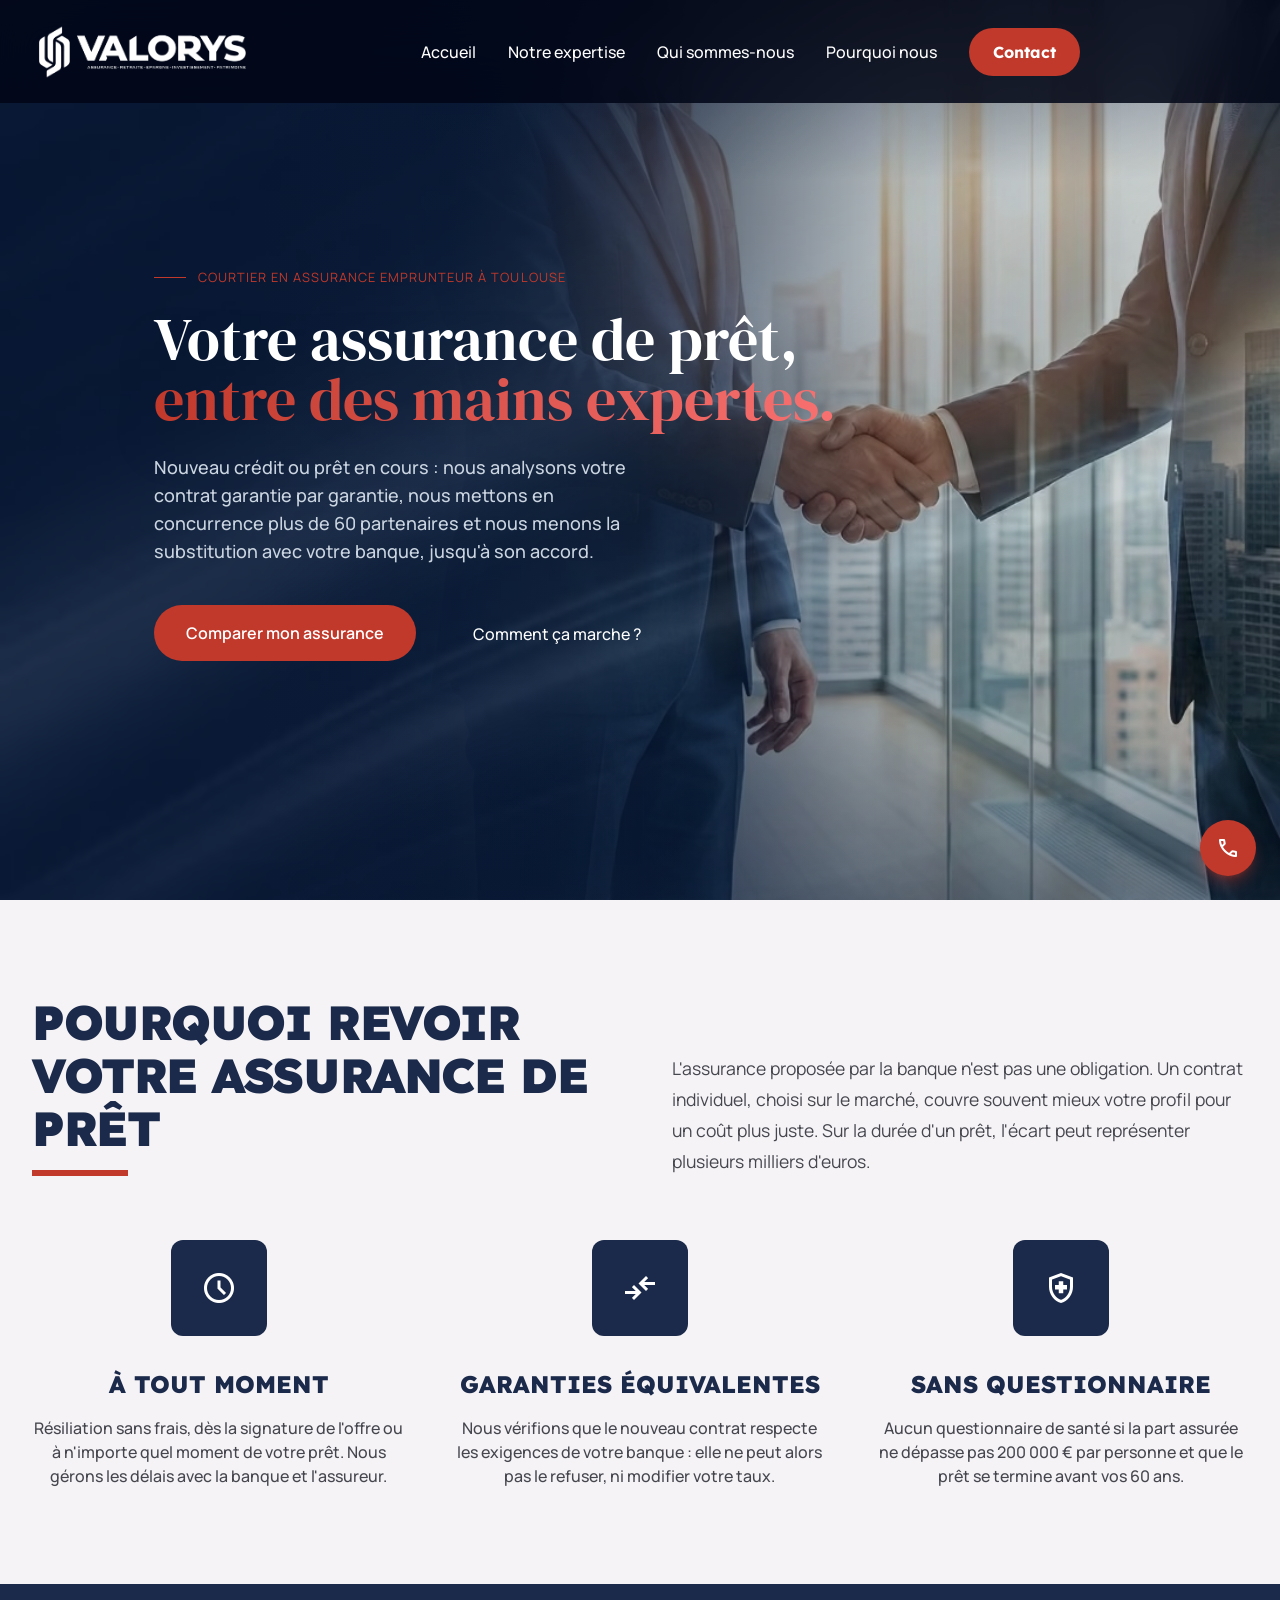
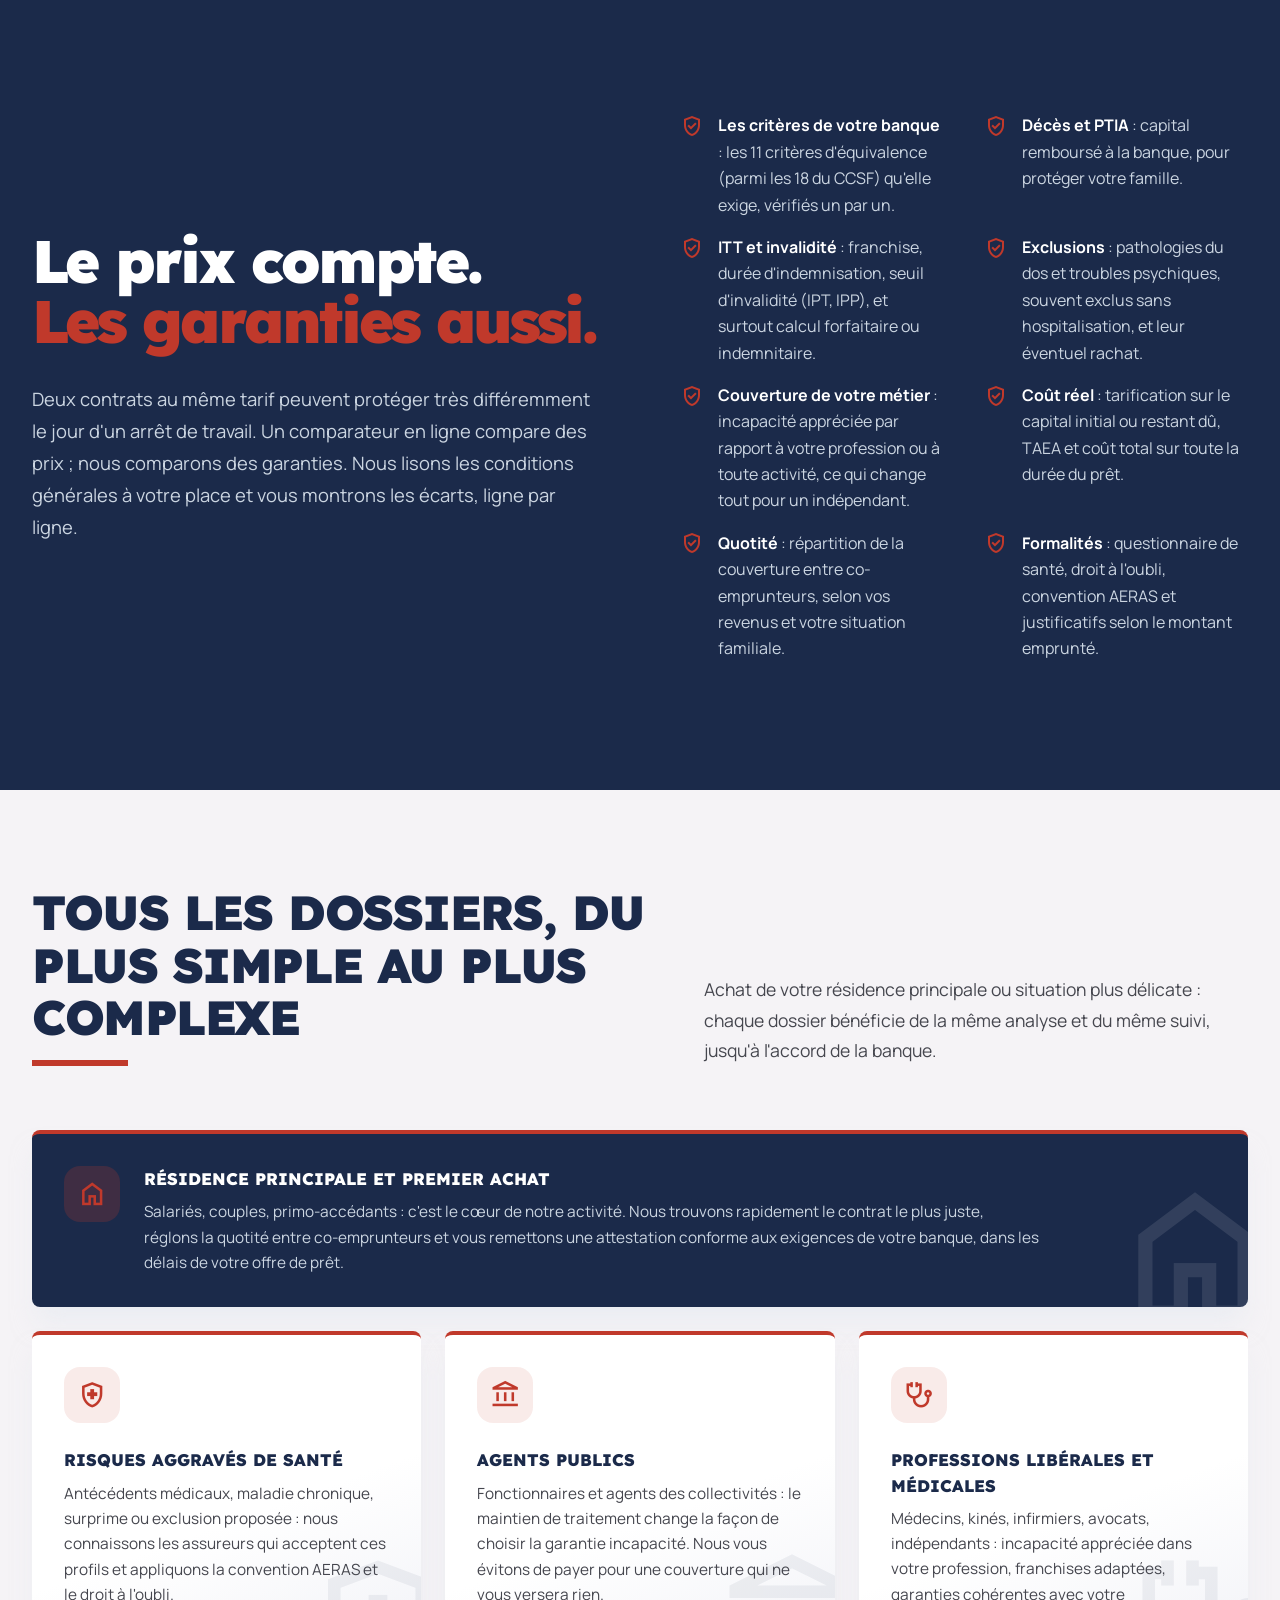
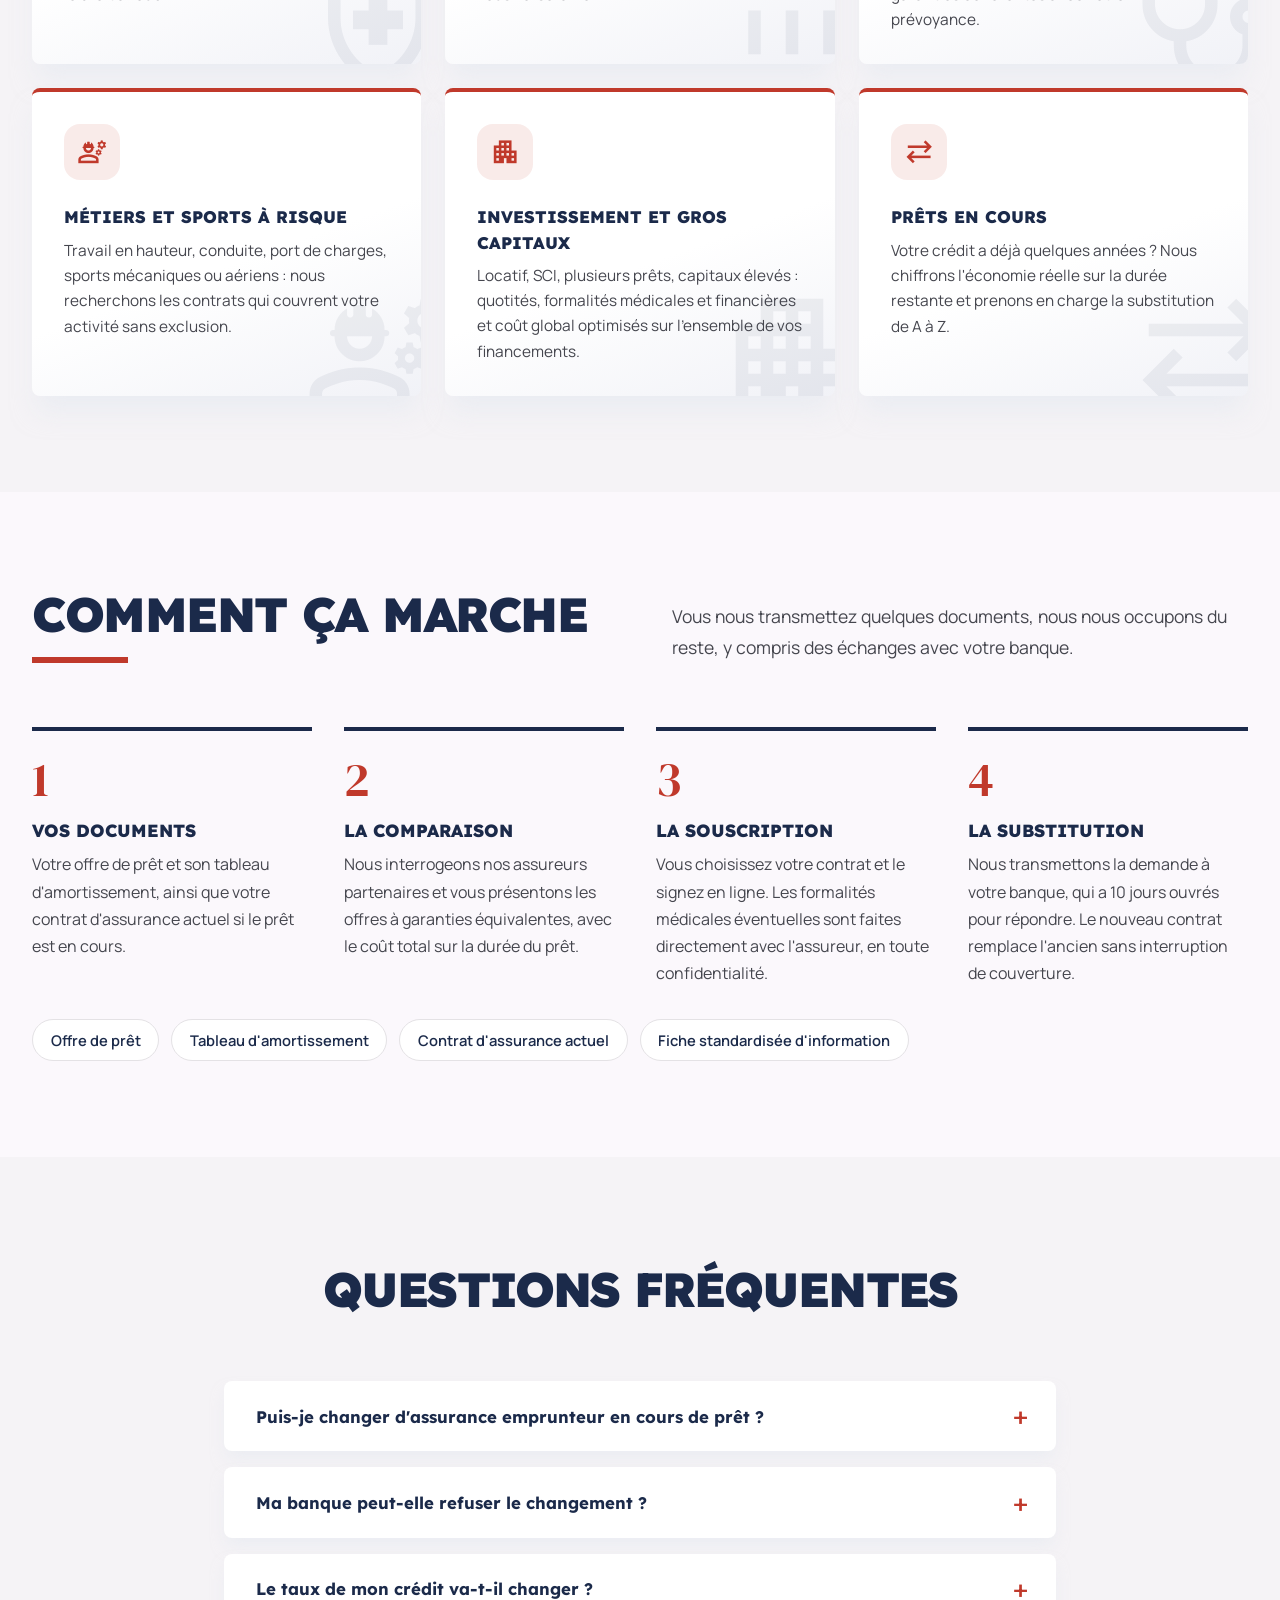
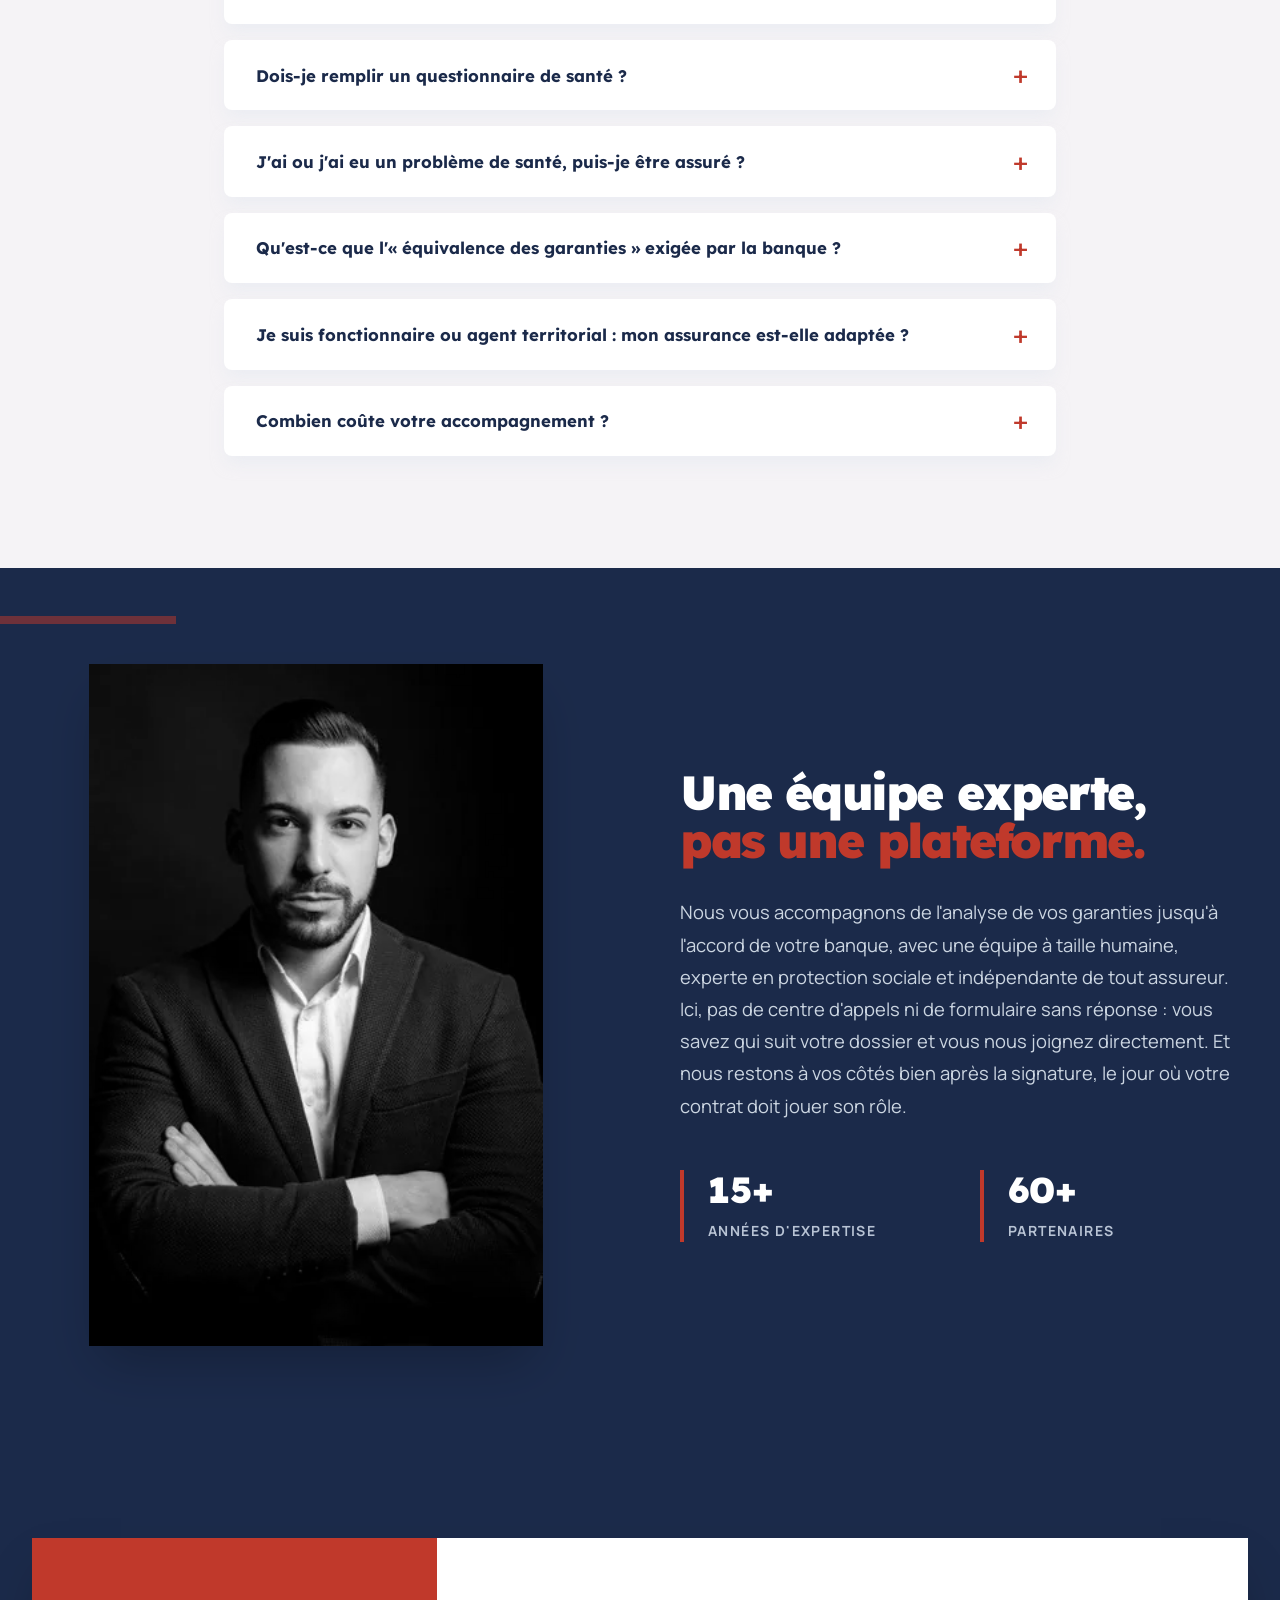
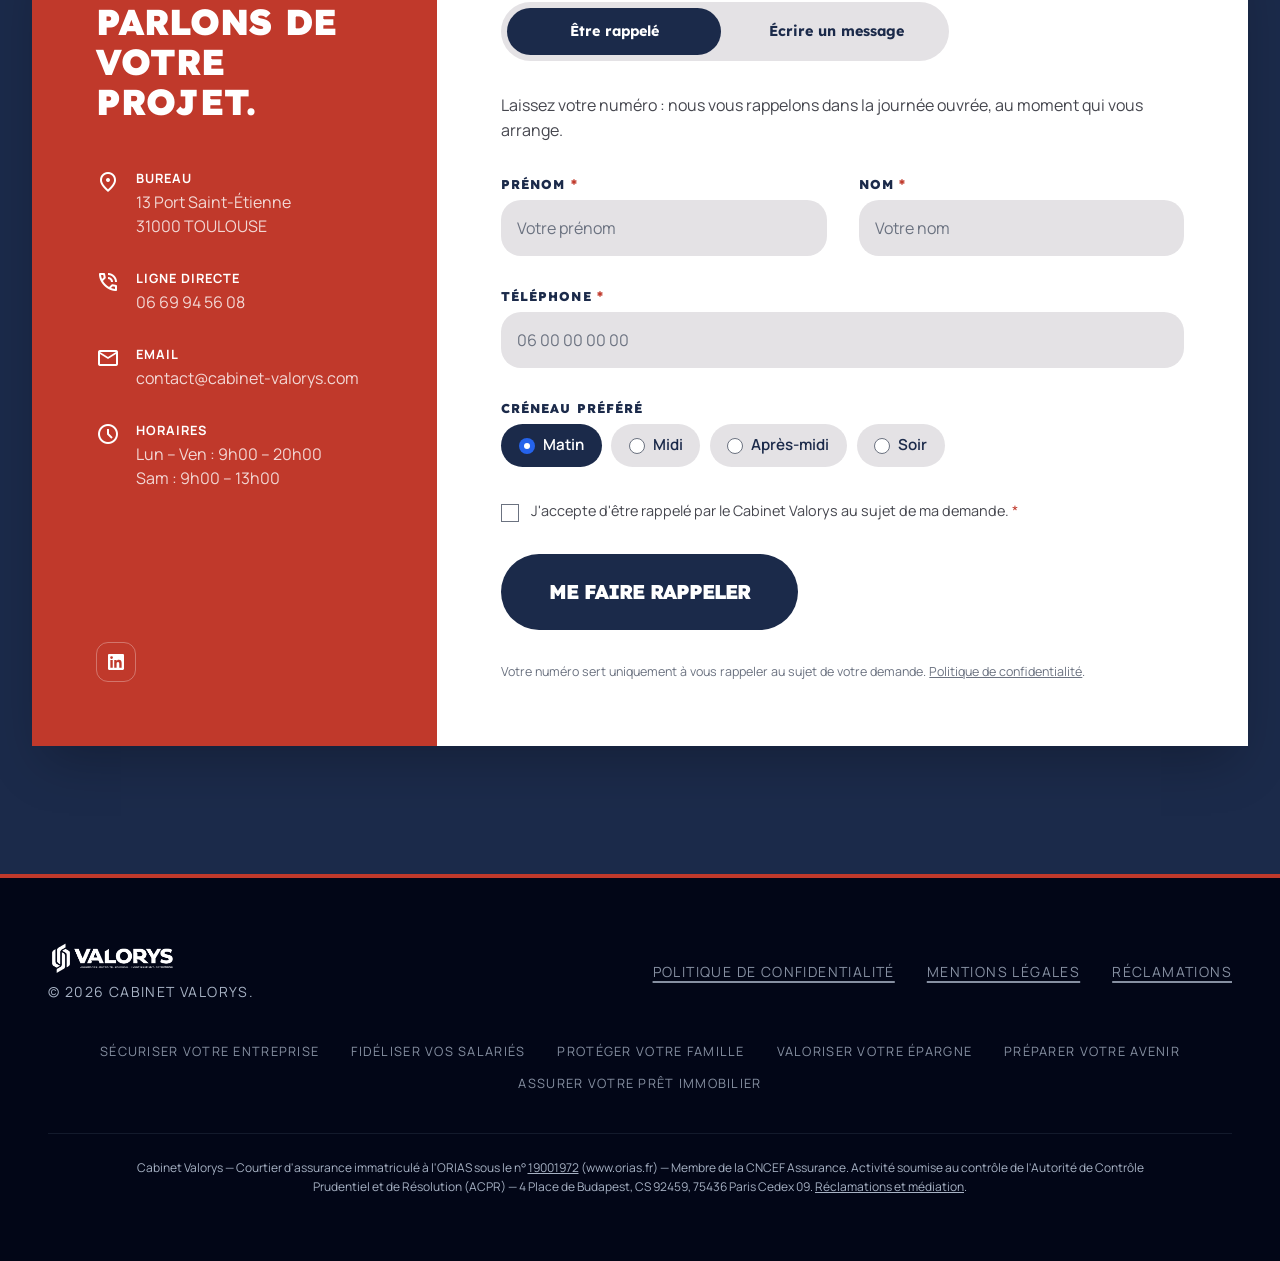
<file: assurance-emprunteur.html>
<!DOCTYPE html>
<html class="scroll-smooth" lang="fr-FR">
<head>
<meta charset="utf-8">
<meta content="width=device-width, initial-scale=1.0" name="viewport">
<script>document.documentElement.classList.add('js');</script>

<title>Assurance emprunteur à Toulouse : changez d&#x27;assurance de prêt | Cabinet Valorys</title>
<meta name="description" content="Courtier en assurance emprunteur à Toulouse : comparaison des contrats, changement à tout moment grâce à la loi Lemoine, démarches auprès de votre banque. Étude sans engagement.">
<meta name="robots" content="index, follow, max-image-preview:large, max-snippet:-1, max-video-preview:-1">
<meta name="author" content="Cabinet Valorys">
<meta name="geo.region" content="FR-31">
<meta name="geo.placename" content="Toulouse">
<meta name="geo.position" content="43.598;1.449">
<meta name="ICBM" content="43.598, 1.449">
<meta name="theme-color" content="#041534">
<meta name="format-detection" content="telephone=yes">
<link rel="canonical" href="https://www.cabinet-valorys.com/assurance-emprunteur.html">
<link rel="icon" href="/favicon.ico" sizes="48x48">
<link rel="icon" type="image/png" sizes="192x192" href="/public/icons/icon-192.png">
<link rel="apple-touch-icon" href="/public/icons/apple-touch-icon.png">
<link rel="manifest" href="/public/site.webmanifest">
<meta property="og:type" content="website">
<meta property="og:locale" content="fr_FR">
<meta property="og:site_name" content="Cabinet Valorys">
<meta property="og:title" content="Assurance emprunteur à Toulouse : changez d&#x27;assurance de prêt | Cabinet Valorys">
<meta property="og:description" content="Courtier en assurance emprunteur à Toulouse : comparaison des contrats, changement à tout moment grâce à la loi Lemoine, démarches auprès de votre banque. Étude sans engagement.">
<meta property="og:url" content="https://www.cabinet-valorys.com/assurance-emprunteur.html">
<meta property="og:image" content="https://www.cabinet-valorys.com/public/valorys_og_image_1200x630.jpg">
<meta property="og:image:width" content="1200">
<meta property="og:image:height" content="630">
<meta name="twitter:card" content="summary_large_image">
<meta name="twitter:title" content="Assurance emprunteur à Toulouse : changez d&#x27;assurance de prêt | Cabinet Valorys">
<meta name="twitter:description" content="Courtier en assurance emprunteur à Toulouse : comparaison des contrats, changement à tout moment grâce à la loi Lemoine, démarches auprès de votre banque. Étude sans engagement.">
<meta name="twitter:image" content="https://www.cabinet-valorys.com/public/valorys_og_image_1200x630.jpg">
<link rel="preload" as="image" href="/public/Hero-Valo.avif" type="image/avif" fetchpriority="high" media="(min-width: 1024px)">
<link rel="preload" as="font" type="font/woff2" href="/public/fonts/manrope-latin.woff2?v=101877a7" crossorigin>
<link rel="preload" as="font" type="font/woff2" href="/public/fonts/dm-serif-display-latin.woff2?v=436ae2f1" crossorigin>
<style>
        .material-symbols-outlined {
            font-variation-settings: 'FILL' 0, 'wght' 400, 'GRAD' 0, 'opsz' 24;
        }
        .text-glow-crimson {
            text-shadow: 0 0 20px rgba(192, 57, 43, 0.4);
        }
        .bg-architectural {
            background-image: linear-gradient(135deg, #1B2A4A 0%, #041534 100%);
        }

        /* =============================
           HERO ENTRANCE ANIMATIONS
        ============================== */
        .hero-badge {
            animation: fadeSlideUp 0.8s cubic-bezier(0.16, 1, 0.3, 1) 0.15s both;
        }
        .hero-title {
            animation: fadeSlideUp 0.9s cubic-bezier(0.16, 1, 0.3, 1) 0.35s both;
        }
        .hero-subtitle {
            animation: fadeSlideUp 0.9s cubic-bezier(0.16, 1, 0.3, 1) 0.55s both;
        }
        .hero-cta {
            animation: fadeSlideUp 0.9s cubic-bezier(0.16, 1, 0.3, 1) 0.75s both;
        }

        @keyframes fadeSlideUp {
            from {
                opacity: 0;
                transform: translateY(32px);
            }
            to {
                opacity: 1;
                transform: translateY(0);
            }
        }

        /* =============================
           SCROLL REVEAL
           (uniquement si JS actif : sans JS, le contenu reste visible)
        ============================== */
        .js .reveal {
            opacity: 0;
            transform: translateY(40px);
            transition: opacity 0.75s cubic-bezier(0.16, 1, 0.3, 1),
                        transform 0.75s cubic-bezier(0.16, 1, 0.3, 1);
        }
        .js .reveal.visible {
            opacity: 1;
            transform: translateY(0);
        }

        .js .reveal-left {
            opacity: 0;
            transform: translateX(-50px);
            transition: opacity 0.85s cubic-bezier(0.16, 1, 0.3, 1),
                        transform 0.85s cubic-bezier(0.16, 1, 0.3, 1);
        }
        .js .reveal-left.visible {
            opacity: 1;
            transform: translateX(0);
        }

        .js .reveal-right {
            opacity: 0;
            transform: translateX(50px);
            transition: opacity 0.85s cubic-bezier(0.16, 1, 0.3, 1),
                        transform 0.85s cubic-bezier(0.16, 1, 0.3, 1);
        }
        .js .reveal-right.visible {
            opacity: 1;
            transform: translateX(0);
        }

        /* Visiteurs ayant désactivé les animations dans leur système */
        @media (prefers-reduced-motion: reduce) {
            .hero-badge, .hero-title, .hero-subtitle, .hero-cta {
                animation: none;
            }
            .js .reveal, .js .reveal-left, .js .reveal-right {
                opacity: 1;
                transform: none;
                transition: none;
            }
        }

        /* Stagger delays */
        .stagger-1 { transition-delay: 0.1s; }
        .stagger-2 { transition-delay: 0.22s; }
        .stagger-3 { transition-delay: 0.34s; }
        .stagger-4 { transition-delay: 0.46s; }

        /* =============================
           SCROLL OFFSET FOR FIXED NAV
        ============================== */
        #solutions, #about, #contact {
            scroll-margin-top: 80px;
        }

        /* =============================
           NAV SCROLL EFFECT
        ============================== */
        #navbar {
            transition: padding-top 0.3s ease, padding-bottom 0.3s ease, box-shadow 0.3s ease;
        }
        #navbar.scrolled {
            padding-top: 0.875rem;
            padding-bottom: 0.875rem;
            box-shadow: 0 4px 32px rgba(0,0,0,0.35);
        }

        /* =============================
           MOBILE MENU
        ============================== */
        #mobile-menu {
            max-height: 0;
            overflow: hidden;
            transition: max-height 0.45s cubic-bezier(0.16, 1, 0.3, 1);
        }
        #mobile-menu.open {
            max-height: 480px;
        }

        /* =============================
           COUNTER
        ============================== */
        .counter-wrap {
            display: inline-block;
        }
        /* Le chiffre réel reste dans le HTML (robots, lecteurs d'écran) ;
           pendant l'animation, il est masqué et la valeur animée s'affiche par-dessus */
        .counter.is-counting {
            position: relative;
            -webkit-text-fill-color: transparent;
        }
        .counter.is-counting::after {
            content: attr(data-count);
            position: absolute;
            left: 0;
            top: 0;
            -webkit-text-fill-color: currentColor;
        }
    </style>
<link rel="stylesheet" href="/public/css/site.css?v=4611ba43">
<link rel="stylesheet" href="/public/css/extra.css?v=60cef03a">
<script type="application/ld+json">{
 "@context": "https://schema.org",
 "@type": "FAQPage",
 "mainEntity": [
  {
   "@type": "Question",
   "name": "Puis-je changer d'assurance emprunteur en cours de prêt ?",
   "acceptedAnswer": {
    "@type": "Answer",
    "text": "Oui. Depuis la loi Lemoine, vous pouvez résilier votre assurance de prêt immobilier à tout moment, sans frais, et la remplacer par un autre contrat offrant des garanties équivalentes. Votre banque a 10 jours ouvrés pour accepter la substitution ; l'ancien contrat prend fin 10 jours après que votre assureur a reçu son accord, sans interruption de couverture."
   }
  },
  {
   "@type": "Question",
   "name": "Ma banque peut-elle refuser le changement ?",
   "acceptedAnswer": {
    "@type": "Answer",
    "text": "Uniquement si les garanties du nouveau contrat ne sont pas équivalentes à celles qu'elle exige. Elle doit répondre dans un délai de 10 jours ouvrés et motiver un éventuel refus. Nous vérifions l'équivalence avant de vous proposer un contrat."
   }
  },
  {
   "@type": "Question",
   "name": "Le taux de mon crédit va-t-il changer ?",
   "acceptedAnswer": {
    "@type": "Answer",
    "text": "Non. La banque ne peut pas modifier le taux de votre prêt ni facturer de frais parce que vous changez d'assurance."
   }
  },
  {
   "@type": "Question",
   "name": "Dois-je remplir un questionnaire de santé ?",
   "acceptedAnswer": {
    "@type": "Answer",
    "text": "Pas toujours. Aucun questionnaire de santé ne peut être demandé si la part assurée de vos crédits immobiliers ne dépasse pas 200 000 € par personne et si le prêt est intégralement remboursé avant vos 60 ans."
   }
  },
  {
   "@type": "Question",
   "name": "J'ai ou j'ai eu un problème de santé, puis-je être assuré ?",
   "acceptedAnswer": {
    "@type": "Answer",
    "text": "Oui, dans la plupart des cas. La convention AERAS encadre l'assurance des personnes présentant un risque aggravé de santé, et le droit à l'oubli s'applique 5 ans après la fin du protocole thérapeutique d'un cancer ou d'une hépatite C, sans rechute. Nous connaissons les assureurs qui acceptent ces profils."
   }
  },
  {
   "@type": "Question",
   "name": "Qu'est-ce que l'« équivalence des garanties » exigée par la banque ?",
   "acceptedAnswer": {
    "@type": "Answer",
    "text": "Le Comité consultatif du secteur financier (CCSF) a fixé une liste de 18 critères. Votre banque en retient au maximum 11 pour les garanties décès et incapacité (et jusqu'à 4 pour la perte d'emploi) et doit vous les communiquer, notamment dans la fiche standardisée d'information. Nous vérifions chaque critère avant de vous proposer un contrat : c'est ce qui évite un refus."
   }
  },
  {
   "@type": "Question",
   "name": "Je suis fonctionnaire ou agent territorial : mon assurance est-elle adaptée ?",
   "acceptedAnswer": {
    "@type": "Answer",
    "text": "Pas toujours. Grâce au maintien de traitement, un agent public perd peu de revenus pendant un arrêt de travail : un contrat qui n'indemnise que la perte de revenus (indemnitaire) peut alors ne presque rien verser. Une indemnisation forfaitaire, qui prend en charge l'échéance quel que soit votre salaire, est souvent plus protectrice. Nous accompagnons régulièrement les agents publics et les collectivités."
   }
  },
  {
   "@type": "Question",
   "name": "Combien coûte votre accompagnement ?",
   "acceptedAnswer": {
    "@type": "Answer",
    "text": "Rien pour vous. Le cabinet est rémunéré par une commission versée par l'assureur retenu, incluse dans la cotisation."
   }
  }
 ]
}</script>
<script type="application/ld+json">{
 "@context": "https://schema.org",
 "@type": "Service",
 "name": "Assurance emprunteur",
 "serviceType": "Courtage en assurance de prêt immobilier",
 "provider": {
  "@id": "https://www.cabinet-valorys.com/#organization"
 },
 "areaServed": "Toulouse et Haute-Garonne",
 "url": "https://www.cabinet-valorys.com/assurance-emprunteur.html"
}</script>
</head>
<body class="bg-background text-on-surface font-body selection:bg-secondary selection:text-white">

<!-- ===== TOP NAV ===== -->
<nav id="navbar" class="fixed top-0 w-full z-50 bg-slate-950/85 backdrop-blur-xl px-8 py-6 max-w-full mx-auto">
    <div class="flex justify-between items-center">
        <a href="/" class="flex items-center">
            <img src="/public/Valorys_vectoriser.webp" alt="Cabinet Valorys - Courtier en assurance à Toulouse" width="221" height="55" fetchpriority="high" decoding="async" class="h-[55px] w-auto" style="filter: brightness(0) invert(1);">
        </a>
        <div class="hidden md:flex items-center gap-8">
            <a class="nav-link text-white font-body font-medium hover:text-secondary transition-colors duration-200 relative group" href="/">
                Accueil
                <span class="absolute -bottom-1 left-0 w-0 h-0.5 bg-secondary transition-all duration-300 group-hover:w-full"></span>
            </a>
            <div class="v-dd">
            <a class="nav-link text-white font-body font-medium hover:text-secondary transition-colors duration-200 relative group" href="/#solutions">
                Notre expertise
                <span class="absolute -bottom-1 left-0 w-0 h-0.5 bg-secondary transition-all duration-300 group-hover:w-full"></span>
            </a>
                <div class="v-dd-panel" role="menu"><a role="menuitem" href="/protection-entreprise.html"><span class="v-nav-t">Sécuriser votre entreprise</span><span class="v-nav-c">RC Pro · Multirisque · Décennale · Protection juridique</span></a><a role="menuitem" href="/epargne-entreprise.html"><span class="v-nav-t">Fidéliser vos salariés</span><span class="v-nav-c">PEE · PEI · PERECO · IFC</span></a><a role="menuitem" href="/prevoyance-sante.html"><span class="v-nav-t">Protéger votre famille</span><span class="v-nav-c">Prévoyance · Santé · Individuelle &amp; collective</span></a><a role="menuitem" href="/epargne-retraite.html"><span class="v-nav-t">Valoriser votre épargne</span><span class="v-nav-c">Assurance vie · PER · Capitalisation</span></a><a role="menuitem" href="/bilan-retraite.html"><span class="v-nav-t">Préparer votre avenir</span><span class="v-nav-c">Bilan retraite · Audit patrimonial</span></a><a role="menuitem" href="/assurance-emprunteur.html"><span class="v-nav-t">Assurer votre prêt immobilier</span><span class="v-nav-c">Assurance emprunteur · Loi Lemoine</span></a></div>
            </div>
            <a class="nav-link text-white font-body font-medium hover:text-secondary transition-colors duration-200 relative group" href="/#about">
                Qui sommes-nous
                <span class="absolute -bottom-1 left-0 w-0 h-0.5 bg-secondary transition-all duration-300 group-hover:w-full"></span>
            </a>
            <a class="nav-link text-white font-body font-medium hover:text-secondary transition-colors duration-200 relative group" href="/#pourquoi">
                Pourquoi nous
                <span class="absolute -bottom-1 left-0 w-0 h-0.5 bg-secondary transition-all duration-300 group-hover:w-full"></span>
            </a>
            <a href="/#contact" class="bg-secondary text-on-secondary px-6 py-3 font-headline font-bold rounded-[40px] hover:scale-95 transition-all duration-200 ease-in-out">
                Contact
            </a>
        </div>
        <div class="flex items-center gap-4">
            <button id="hamburger" type="button" class="md:hidden text-white p-2 focus:outline-none" aria-label="Menu" aria-controls="mobile-menu" aria-expanded="false">
                <span id="hamburger-icon" class="material-symbols-outlined text-3xl" aria-hidden="true">menu</span>
            </button>
        </div>
    </div>
    <div id="mobile-menu">
        <div class="flex flex-col gap-5 pt-6 pb-4 border-t border-white/10 mt-4">
            <a class="text-white font-body text-lg hover:text-secondary transition-colors" href="/" onclick="closeMenu()">Accueil</a>
            <a class="text-white font-body text-lg hover:text-secondary transition-colors" href="/#solutions" onclick="closeMenu()">Notre expertise</a>
            <div class="v-mob-sub"><a onclick="closeMenu()" href="/protection-entreprise.html"><span class="v-nav-t">Sécuriser votre entreprise</span><span class="v-nav-c">RC Pro · Multirisque · Décennale · Protection juridique</span></a><a onclick="closeMenu()" href="/epargne-entreprise.html"><span class="v-nav-t">Fidéliser vos salariés</span><span class="v-nav-c">PEE · PEI · PERECO · IFC</span></a><a onclick="closeMenu()" href="/prevoyance-sante.html"><span class="v-nav-t">Protéger votre famille</span><span class="v-nav-c">Prévoyance · Santé · Individuelle &amp; collective</span></a><a onclick="closeMenu()" href="/epargne-retraite.html"><span class="v-nav-t">Valoriser votre épargne</span><span class="v-nav-c">Assurance vie · PER · Capitalisation</span></a><a onclick="closeMenu()" href="/bilan-retraite.html"><span class="v-nav-t">Préparer votre avenir</span><span class="v-nav-c">Bilan retraite · Audit patrimonial</span></a><a onclick="closeMenu()" href="/assurance-emprunteur.html"><span class="v-nav-t">Assurer votre prêt immobilier</span><span class="v-nav-c">Assurance emprunteur · Loi Lemoine</span></a></div>
            <a class="text-white font-body text-lg hover:text-secondary transition-colors" href="/#about" onclick="closeMenu()">Qui sommes-nous</a>
            <a class="text-white font-body text-lg hover:text-secondary transition-colors" href="/#pourquoi" onclick="closeMenu()">Pourquoi nous</a>
            <a href="/#contact" onclick="closeMenu()" class="bg-secondary text-white px-6 py-3 font-body font-bold rounded-[40px] hover:scale-95 transition-all duration-200 w-full mt-2 text-center">
                Contact
            </a>
        </div>
    </div>
</nav>

<!-- ===== HERO EMPRUNTEUR ===== -->
<section class="relative h-screen overflow-hidden bg-architectural">
    <div class="absolute inset-0 z-[3] opacity-20 pointer-events-none" aria-hidden="true">
        <img alt="" role="presentation" width="512" height="512" decoding="async" loading="eager" class="w-full h-full object-cover" src="/public/hero-texture.webp">
    </div>
    <div class="v-hero-mob" aria-hidden="true"><img src="/public/Hero-Valo-mobile.webp" alt="" width="800" height="835" decoding="async" loading="eager"></div>
    <div class="hidden lg:block absolute inset-0 z-[1]">
        <picture>
            <source type="image/avif" srcset="/public/Hero-Valo.avif 1x">
            <source type="image/webp" srcset="/public/Hero-Valo.webp 1x">
            <img src="/public/Hero-Valo.png" alt="" role="presentation" width="1376" height="768" fetchpriority="high" loading="eager" decoding="async" class="absolute inset-0 w-full h-full object-cover object-right">
        </picture>
        <div class="absolute inset-0" style="background: linear-gradient(to right, #041534 0%, #041534 20%, rgba(4,21,52,0.95) 35%, rgba(4,21,52,0.7) 50%, rgba(4,21,52,0.2) 70%, transparent 100%);"></div>
        <div class="absolute inset-0" style="background: linear-gradient(to bottom, rgba(4,21,52,0.5) 0%, transparent 20%, transparent 80%, rgba(4,21,52,0.4) 100%);"></div>
    </div>
    <div class="relative z-10 h-full flex items-center pt-24 pb-16 px-8 md:pl-[8%] lg:pl-[12%]">
        <div>
            <div class="hero-badge flex items-center gap-3 mb-6">
                <span class="block w-8 h-px bg-secondary"></span>
                <span class="text-secondary font-body uppercase tracking-widest text-xs">Courtier en assurance emprunteur à Toulouse</span>
            </div>
            <h1 class="hero-title text-5xl lg:text-6xl text-white leading-tight mb-6 drop-shadow-2xl" style="font-family:'DM Serif Display',serif;">
                Votre assurance de prêt,<br>
                <span class="text-transparent bg-clip-text bg-gradient-to-r from-[#C0392B] to-red-400">entre des mains expertes.</span>
            </h1>
            <p class="hero-subtitle text-slate-300 text-base md:text-lg max-w-lg font-medium leading-relaxed mb-10">
                Nouveau crédit ou prêt en cours : nous analysons votre contrat garantie par garantie, nous mettons en concurrence plus de 60 partenaires et nous menons la substitution avec votre banque, jusqu'à son accord.
            </p>
            <div class="hero-cta flex flex-col sm:flex-row items-start gap-6">
                <a href="#contact" class="bg-secondary text-white px-8 py-4 font-body font-semibold text-base rounded-[40px] hover:brightness-110 hover:scale-[1.02] transition-all duration-200">Comparer mon assurance</a>
                <a href="#etapes" class="text-white font-body font-medium text-base border border-transparent px-8 py-4 rounded-[40px] bg-transparent hover:bg-white/15 hover:border-white/50 transition-all duration-300">Comment ça marche ?</a>
            </div>
        </div>
    </div>
</section>

<!-- ===== POURQUOI CHANGER ===== -->
<section class="py-24 bg-surface-container-low" id="pourquoi">
    <div class="container mx-auto px-8">
        <div class="v-head-row reveal">
            <div><h2 class="v-section-title">Pourquoi revoir votre assurance de prêt</h2><div class="v-bar"></div></div>
            <p class="v-lead-light">L'assurance proposée par la banque n'est pas une obligation. Un contrat individuel, choisi sur le marché, couvre souvent mieux votre profil pour un coût plus juste. Sur la durée d'un prêt, l'écart peut représenter plusieurs milliers d'euros.</p>
        </div>
        <div class="grid grid-cols-1 md:grid-cols-3 gap-12">
            <div class="text-center group reveal stagger-1">
                <div class="w-24 h-24 bg-primary rounded-full flex items-center justify-center mx-auto mb-8 group-hover:bg-secondary transition-colors duration-300"><span class="material-symbols-outlined text-white text-4xl" aria-hidden="true">schedule</span></div>
                <h3 class="font-headline font-extrabold text-2xl text-primary mb-4 uppercase">À tout moment</h3>
                <p class="text-on-surface-variant font-medium">Résiliation sans frais, dès la signature de l'offre ou à n'importe quel moment de votre prêt. Nous gérons les délais avec la banque et l'assureur.</p>
            </div>
            <div class="text-center group reveal stagger-2">
                <div class="w-24 h-24 bg-primary rounded-full flex items-center justify-center mx-auto mb-8 group-hover:bg-secondary transition-colors duration-300"><span class="material-symbols-outlined text-white text-4xl" aria-hidden="true">compare_arrows</span></div>
                <h3 class="font-headline font-extrabold text-2xl text-primary mb-4 uppercase">Garanties équivalentes</h3>
                <p class="text-on-surface-variant font-medium">Nous vérifions que le nouveau contrat respecte les exigences de votre banque : elle ne peut alors pas le refuser, ni modifier votre taux.</p>
            </div>
            <div class="text-center group reveal stagger-3">
                <div class="w-24 h-24 bg-primary rounded-full flex items-center justify-center mx-auto mb-8 group-hover:bg-secondary transition-colors duration-300"><span class="material-symbols-outlined text-white text-4xl" aria-hidden="true">health_and_safety</span></div>
                <h3 class="font-headline font-extrabold text-2xl text-primary mb-4 uppercase">Sans questionnaire</h3>
                <p class="text-on-surface-variant font-medium">Aucun questionnaire de santé si la part assurée ne dépasse pas 200 000 € par personne et que le prêt se termine avant vos 60 ans.</p>
            </div>
        </div>
    </div>
</section>

<!-- ===== CE QUE NOUS COMPARONS ===== -->
<section class="py-32 bg-primary relative overflow-hidden" id="comparaison">
    <div class="container mx-auto px-8 relative z-10">
        <div class="grid grid-cols-1 lg:grid-cols-2 gap-20 items-center">
            <div class="reveal-left">
                <h2 class="font-headline font-black text-3xl md:text-5xl lg:text-6xl text-white mb-8 leading-tight tracking-tighter">
                    Le prix compte.<br><span class="text-secondary">Les garanties aussi.</span>
                </h2>
                <p class="v-lead-dark">Deux contrats au même tarif peuvent protéger très différemment le jour d'un arrêt de travail. Un comparateur en ligne compare des prix ; nous comparons des garanties. Nous lisons les conditions générales à votre place et vous montrons les écarts, ligne par ligne.</p>
            </div>
            <ul class="v-checks reveal-right">
                <li><span class="material-symbols-outlined" aria-hidden="true">verified_user</span><span><strong>Les critères de votre banque</strong> : les 11 critères d'équivalence (parmi les 18 du CCSF) qu'elle exige, vérifiés un par un.</span></li>
                <li><span class="material-symbols-outlined" aria-hidden="true">verified_user</span><span><strong>Décès et PTIA</strong> : capital remboursé à la banque, pour protéger votre famille.</span></li>
                <li><span class="material-symbols-outlined" aria-hidden="true">verified_user</span><span><strong>ITT et invalidité</strong> : franchise, durée d'indemnisation, seuil d'invalidité (IPT, IPP), et surtout calcul forfaitaire ou indemnitaire.</span></li>
                <li><span class="material-symbols-outlined" aria-hidden="true">verified_user</span><span><strong>Exclusions</strong> : pathologies du dos et troubles psychiques, souvent exclus sans hospitalisation, et leur éventuel rachat.</span></li>
                <li><span class="material-symbols-outlined" aria-hidden="true">verified_user</span><span><strong>Couverture de votre métier</strong> : incapacité appréciée par rapport à votre profession ou à toute activité, ce qui change tout pour un indépendant.</span></li>
                <li><span class="material-symbols-outlined" aria-hidden="true">verified_user</span><span><strong>Coût réel</strong> : tarification sur le capital initial ou restant dû, TAEA et coût total sur toute la durée du prêt.</span></li>
                <li><span class="material-symbols-outlined" aria-hidden="true">verified_user</span><span><strong>Quotité</strong> : répartition de la couverture entre co-emprunteurs, selon vos revenus et votre situation familiale.</span></li>
                <li><span class="material-symbols-outlined" aria-hidden="true">verified_user</span><span><strong>Formalités</strong> : questionnaire de santé, droit à l'oubli, convention AERAS et justificatifs selon le montant emprunté.</span></li>
            </ul>
        </div>
    </div>
</section>

<!-- ===== PROFILS ===== -->
<section class="py-24 bg-surface-container-low" id="profils">
    <div class="container mx-auto px-8">
        <div class="v-head-row reveal">
            <div><h2 class="v-section-title">Tous les dossiers, du plus simple au plus complexe</h2><div class="v-bar"></div></div>
            <p class="v-lead-light">Achat de votre résidence principale ou situation plus délicate : chaque dossier bénéficie de la même analyse et du même suivi, jusqu'à l'accord de la banque.</p>
        </div>
        <div class="v-trust v-trust3 reveal">
            <div class="v-trust-wide"><span class="v-card-ico v-ico-dark"><span class="material-symbols-outlined" aria-hidden="true">home</span></span><div><h3>Résidence principale et premier achat</h3><p>Salariés, couples, primo-accédants : c'est le cœur de notre activité. Nous trouvons rapidement le contrat le plus juste, réglons la quotité entre co-emprunteurs et vous remettons une attestation conforme aux exigences de votre banque, dans les délais de votre offre de prêt.</p></div><div class="v-card-mark" aria-hidden="true"><span class="material-symbols-outlined">home</span></div></div>
            <div class="v-tcard"><span class="v-card-ico"><span class="material-symbols-outlined" aria-hidden="true">health_and_safety</span></span><h3>Risques aggravés de santé</h3><p>Antécédents médicaux, maladie chronique, surprime ou exclusion proposée : nous connaissons les assureurs qui acceptent ces profils et appliquons la convention AERAS et le droit à l'oubli.</p><div class="v-card-mark" aria-hidden="true"><span class="material-symbols-outlined">health_and_safety</span></div></div>
            <div class="v-tcard"><span class="v-card-ico"><span class="material-symbols-outlined" aria-hidden="true">account_balance</span></span><h3>Agents publics</h3><p>Fonctionnaires et agents des collectivités : le maintien de traitement change la façon de choisir la garantie incapacité. Nous vous évitons de payer pour une couverture qui ne vous versera rien.</p><div class="v-card-mark" aria-hidden="true"><span class="material-symbols-outlined">account_balance</span></div></div>
            <div class="v-tcard"><span class="v-card-ico"><span class="material-symbols-outlined" aria-hidden="true">stethoscope</span></span><h3>Professions libérales et médicales</h3><p>Médecins, kinés, infirmiers, avocats, indépendants : incapacité appréciée dans votre profession, franchises adaptées, garanties cohérentes avec votre prévoyance.</p><div class="v-card-mark" aria-hidden="true"><span class="material-symbols-outlined">stethoscope</span></div></div>
            <div class="v-tcard"><span class="v-card-ico"><span class="material-symbols-outlined" aria-hidden="true">engineering</span></span><h3>Métiers et sports à risque</h3><p>Travail en hauteur, conduite, port de charges, sports mécaniques ou aériens : nous recherchons les contrats qui couvrent votre activité sans exclusion.</p><div class="v-card-mark" aria-hidden="true"><span class="material-symbols-outlined">engineering</span></div></div>
            <div class="v-tcard"><span class="v-card-ico"><span class="material-symbols-outlined" aria-hidden="true">apartment</span></span><h3>Investissement et gros capitaux</h3><p>Locatif, SCI, plusieurs prêts, capitaux élevés : quotités, formalités médicales et financières et coût global optimisés sur l'ensemble de vos financements.</p><div class="v-card-mark" aria-hidden="true"><span class="material-symbols-outlined">apartment</span></div></div>
            <div class="v-tcard"><span class="v-card-ico"><span class="material-symbols-outlined" aria-hidden="true">sync_alt</span></span><h3>Prêts en cours</h3><p>Votre crédit a déjà quelques années ? Nous chiffrons l'économie réelle sur la durée restante et prenons en charge la substitution de A à Z.</p><div class="v-card-mark" aria-hidden="true"><span class="material-symbols-outlined">sync_alt</span></div></div>
        </div>
    </div>
</section>

<!-- ===== ÉTAPES ===== -->
<section class="py-24 bg-surface" id="etapes">
    <div class="container mx-auto px-8">
        <div class="v-head-row reveal">
            <div><h2 class="v-section-title">Comment ça marche</h2><div class="v-bar"></div></div>
            <p class="v-lead-light">Vous nous transmettez quelques documents, nous nous occupons du reste, y compris des échanges avec votre banque.</p>
        </div>
        <ol class="v-steps reveal">
            <li><h3>Vos documents</h3><p>Votre offre de prêt et son tableau d'amortissement, ainsi que votre contrat d'assurance actuel si le prêt est en cours.</p></li>
            <li><h3>La comparaison</h3><p>Nous interrogeons nos assureurs partenaires et vous présentons les offres à garanties équivalentes, avec le coût total sur la durée du prêt.</p></li>
            <li><h3>La souscription</h3><p>Vous choisissez votre contrat et le signez en ligne. Les formalités médicales éventuelles sont faites directement avec l'assureur, en toute confidentialité.</p></li>
            <li><h3>La substitution</h3><p>Nous transmettons la demande à votre banque, qui a 10 jours ouvrés pour répondre. Le nouveau contrat remplace l'ancien sans interruption de couverture.</p></li>
        </ol>
        <div class="v-docs reveal"><span>Offre de prêt</span><span>Tableau d'amortissement</span><span>Contrat d'assurance actuel</span><span>Fiche standardisée d'information</span></div>
    </div>
</section>

<!-- ===== FAQ ===== -->
<section class="v-faq" id="faq">
    <div class="container mx-auto px-8">
        <h2 class="reveal">Questions fréquentes</h2>
        <div class="v-faq-list reveal"><details><summary>Puis-je changer d&#x27;assurance emprunteur en cours de prêt ?</summary><p>Oui. Depuis la loi Lemoine, vous pouvez résilier votre assurance de prêt immobilier à tout moment, sans frais, et la remplacer par un autre contrat offrant des garanties équivalentes. Votre banque a 10 jours ouvrés pour accepter la substitution ; l&#x27;ancien contrat prend fin 10 jours après que votre assureur a reçu son accord, sans interruption de couverture.</p></details><details><summary>Ma banque peut-elle refuser le changement ?</summary><p>Uniquement si les garanties du nouveau contrat ne sont pas équivalentes à celles qu&#x27;elle exige. Elle doit répondre dans un délai de 10 jours ouvrés et motiver un éventuel refus. Nous vérifions l&#x27;équivalence avant de vous proposer un contrat.</p></details><details><summary>Le taux de mon crédit va-t-il changer ?</summary><p>Non. La banque ne peut pas modifier le taux de votre prêt ni facturer de frais parce que vous changez d&#x27;assurance.</p></details><details><summary>Dois-je remplir un questionnaire de santé ?</summary><p>Pas toujours. Aucun questionnaire de santé ne peut être demandé si la part assurée de vos crédits immobiliers ne dépasse pas 200 000 € par personne et si le prêt est intégralement remboursé avant vos 60 ans.</p></details><details><summary>J&#x27;ai ou j&#x27;ai eu un problème de santé, puis-je être assuré ?</summary><p>Oui, dans la plupart des cas. La convention AERAS encadre l&#x27;assurance des personnes présentant un risque aggravé de santé, et le droit à l&#x27;oubli s&#x27;applique 5 ans après la fin du protocole thérapeutique d&#x27;un cancer ou d&#x27;une hépatite C, sans rechute. Nous connaissons les assureurs qui acceptent ces profils.</p></details><details><summary>Qu&#x27;est-ce que l&#x27;« équivalence des garanties » exigée par la banque ?</summary><p>Le Comité consultatif du secteur financier (CCSF) a fixé une liste de 18 critères. Votre banque en retient au maximum 11 pour les garanties décès et incapacité (et jusqu&#x27;à 4 pour la perte d&#x27;emploi) et doit vous les communiquer, notamment dans la fiche standardisée d&#x27;information. Nous vérifions chaque critère avant de vous proposer un contrat : c&#x27;est ce qui évite un refus.</p></details><details><summary>Je suis fonctionnaire ou agent territorial : mon assurance est-elle adaptée ?</summary><p>Pas toujours. Grâce au maintien de traitement, un agent public perd peu de revenus pendant un arrêt de travail : un contrat qui n&#x27;indemnise que la perte de revenus (indemnitaire) peut alors ne presque rien verser. Une indemnisation forfaitaire, qui prend en charge l&#x27;échéance quel que soit votre salaire, est souvent plus protectrice. Nous accompagnons régulièrement les agents publics et les collectivités.</p></details><details><summary>Combien coûte votre accompagnement ?</summary><p>Rien pour vous. Le cabinet est rémunéré par une commission versée par l&#x27;assureur retenu, incluse dans la cotisation.</p></details></div>
    </div>
</section>

<!-- ===== INTERLOCUTEUR ===== -->
<section class="py-24 bg-primary relative overflow-hidden">
    <div class="container mx-auto px-8 relative z-10">
        <div class="grid grid-cols-1 lg:grid-cols-2 gap-20 items-center">
            <div class="relative reveal-left">
                <div class="absolute -top-12 -left-12 w-48 h-48 border-t-8 border-l-8 border-secondary opacity-50"></div>
                <img alt="Michaël Puxeddu, courtier en assurance à Toulouse" width="341" height="512" loading="lazy" decoding="async" class="rounded-none shadow-2xl relative z-10 grayscale hover:grayscale-0 transition-all duration-700 w-4/5 object-cover mx-auto block" src="/public/PUXEDDU-Michael.webp">
            </div>
            <div class="reveal-right">
                <h2 class="font-headline font-black text-3xl md:text-5xl text-white mb-8 leading-tight tracking-tighter">Une équipe experte,<br><span class="text-secondary">pas une plateforme.</span></h2>
                <p class="v-lead-dark">Nous vous accompagnons de l'analyse de vos garanties jusqu'à l'accord de votre banque, avec une équipe à taille humaine, experte en protection sociale et indépendante de tout assureur. Ici, pas de centre d'appels ni de formulaire sans réponse : vous savez qui suit votre dossier et vous nous joignez directement. Et nous restons à vos côtés bien après la signature, le jour où votre contrat doit jouer son rôle.</p>
                <div class="grid grid-cols-2 gap-8 mt-12">
                    <div class="border-l-4 border-secondary pl-6"><span class="v-stat">15+</span><span class="text-slate-400 font-bold uppercase tracking-widest text-sm">Années d'expertise</span></div>
                    <div class="border-l-4 border-secondary pl-6"><span class="v-stat">60+</span><span class="text-slate-400 font-bold uppercase tracking-widest text-sm">Partenaires</span></div>
                </div>
            </div>
        </div>
    </div>
</section>

<!-- ===== CONTACT ===== -->
<section class="bg-primary pt-24 pb-32" id="contact">
    <div class="container mx-auto px-8">
        <div class="bg-white rounded-none flex flex-col lg:flex-row overflow-hidden shadow-2xl reveal">
            <div class="lg:w-1/3 bg-secondary p-12 lg:p-16 flex flex-col justify-between">
                <div>
                    <h2 class="font-headline font-black text-3xl md:text-4xl text-white mb-8 uppercase leading-none">Parlons de votre projet.</h2>
                    <div class="space-y-8 mt-12">
                        <div class="flex items-start gap-4">
                            <span class="material-symbols-outlined text-white" aria-hidden="true">location_on</span>
                            <div>
                                <p class="text-white font-bold uppercase tracking-widest text-xs mb-1">Bureau</p>
                                <p class="text-white/80">13 Port Saint-Étienne<br>31000 TOULOUSE</p>
                            </div>
                        </div>
                        <div class="flex items-start gap-4">
                            <span class="material-symbols-outlined text-white" aria-hidden="true">phone_in_talk</span>
                            <div>
                                <p class="text-white font-bold uppercase tracking-widest text-xs mb-1">Ligne directe</p>
                                <p class="text-white/80"><a href="tel:+33669945608" class="hover:text-white hover:underline underline-offset-4">06 69 94 56 08</a></p>
                            </div>
                        </div>
                        <div class="flex items-start gap-4">
                            <span class="material-symbols-outlined text-white" aria-hidden="true">mail</span>
                            <div>
                                <p class="text-white font-bold uppercase tracking-widest text-xs mb-1">Email</p>
                                <p class="text-white/80"><a href="mailto:contact@cabinet-valorys.com" class="hover:text-white hover:underline underline-offset-4">contact@cabinet-valorys.com</a></p>
                            </div>
                        </div>
                        <div class="flex items-start gap-4">
                            <span class="material-symbols-outlined text-white" aria-hidden="true">schedule</span>
                            <div>
                                <p class="text-white font-bold uppercase tracking-widest text-xs mb-1">Horaires</p>
                                <p class="text-white/80">Lun – Ven : 9h00 – 20h00<br>Sam : 9h00 – 13h00</p>
                            </div>
                        </div>
                    </div>
                </div>
                <div class="pt-12">
                    <div class="flex gap-4">
                        <a href="https://www.linkedin.com/in/michael-puxeddu-17773918a/" target="_blank" rel="noopener" aria-label="LinkedIn de Michaël Puxeddu" class="w-10 h-10 border border-white/30 rounded-full flex items-center justify-center text-white hover:bg-white hover:text-secondary transition-all cursor-pointer">
                            <svg xmlns="http://www.w3.org/2000/svg" width="16" height="16" fill="currentColor" viewBox="0 0 24 24" aria-hidden="true" focusable="false"><path d="M20.447 20.452h-3.554v-5.569c0-1.328-.027-3.037-1.852-3.037-1.853 0-2.136 1.445-2.136 2.939v5.667H9.351V9h3.414v1.561h.046c.477-.9 1.637-1.85 3.37-1.85 3.601 0 4.267 2.37 4.267 5.455v6.286zM5.337 7.433a2.062 2.062 0 0 1-2.063-2.065 2.064 2.064 0 1 1 2.063 2.065zm1.782 13.019H3.555V9h3.564v11.452zM22.225 0H1.771C.792 0 0 .774 0 1.729v20.542C0 23.227.792 24 1.771 24h20.451C23.2 24 24 23.227 24 22.271V1.729C24 .774 23.2 0 22.222 0h.003z"></path></svg>
                        </a>
                    </div>
                </div>
            </div>
            <div class="lg:w-2/3 p-12 lg:p-16 bg-white">
                <div class="v-tabs" role="tablist" aria-label="Type de contact">
                    <button type="button" role="tab" id="tab-rappel" aria-controls="panel-rappel" aria-selected="true" data-tab="rappel">Être rappelé</button>
                    <button type="button" role="tab" id="tab-message" aria-controls="panel-message" aria-selected="false" data-tab="message">Écrire un message</button>
                </div>
                <form id="callback-form" class="space-y-8" novalidate role="tabpanel" aria-labelledby="tab-rappel" data-panel="rappel">
                    <p class="v-tab-intro">Laissez votre numéro : nous vous rappelons dans la journée ouvrée, au moment qui vous arrange.</p>
                    <div class="grid grid-cols-1 md:grid-cols-2 gap-8">
                        <div class="relative group">
                            <label for="cb-name" class="block text-primary font-headline font-extrabold uppercase text-xs tracking-widest mb-2">Prénom <span class="text-secondary">*</span></label>
                            <input id="cb-name" name="firstname" required maxlength="60" autocomplete="given-name" class="w-full bg-surface-container-highest border-none p-4 font-body focus:ring-2 focus:ring-primary/40 transition-all rounded-[20px]" placeholder="Votre prénom" type="text">
                        </div>
                        <div class="relative group">
                            <label for="cb-lastname" class="block text-primary font-headline font-extrabold uppercase text-xs tracking-widest mb-2">Nom <span class="text-secondary">*</span></label>
                            <input id="cb-lastname" name="lastname" required maxlength="60" autocomplete="family-name" class="w-full bg-surface-container-highest border-none p-4 font-body focus:ring-2 focus:ring-primary/40 transition-all rounded-[20px]" placeholder="Votre nom" type="text">
                        </div>
                    </div>
                    <div class="grid grid-cols-1 gap-8">
                        <div class="relative group">
                            <label for="cb-phone" class="block text-primary font-headline font-extrabold uppercase text-xs tracking-widest mb-2">Téléphone <span class="text-secondary">*</span></label>
                            <input id="cb-phone" name="phone" required autocomplete="tel" inputmode="tel" class="w-full bg-surface-container-highest border-none p-4 font-body focus:ring-2 focus:ring-primary/40 transition-all rounded-[20px]" placeholder="06 00 00 00 00" type="tel">
                        </div>
                    </div>
                    <fieldset class="v-slots"><legend class="block text-primary font-headline font-extrabold uppercase text-xs tracking-widest mb-2">Créneau préféré</legend>
                        <label><input type="radio" name="slot" value="Matin (9h – 12h)" checked> Matin</label>
                        <label><input type="radio" name="slot" value="Midi (12h – 14h)"> Midi</label>
                        <label><input type="radio" name="slot" value="Après-midi (14h – 18h)"> Après-midi</label>
                        <label><input type="radio" name="slot" value="Soir (18h – 20h)"> Soir</label>
                    </fieldset>
                    <input type="hidden" id="cb-type" value="Assurance emprunteur">
                    <div class="sr-only" aria-hidden="true"><label for="cb-website">Ne pas remplir ce champ</label><input id="cb-website" type="text" tabindex="-1" autocomplete="off"></div>
                    <label class="v-consent" for="cb-consent"><input id="cb-consent" type="checkbox" required> <span>J'accepte d'être rappelé par le Cabinet Valorys au sujet de ma demande. <span class="text-secondary">*</span></span></label>
                    <div id="cb-feedback" class="hidden rounded-[20px] p-4 text-sm font-body font-semibold" role="status" aria-live="polite"></div>
                    <button id="cb-submit" type="submit" class="bg-primary text-white font-headline font-black text-xl py-6 px-12 uppercase tracking-tighter hover:bg-secondary transition-colors duration-300 w-full md:w-auto rounded-[40px] flex items-center justify-center gap-3 disabled:opacity-60 disabled:cursor-not-allowed">
                        <span id="cb-btn-label">Me faire rappeler</span>
                    </button>
                    <p class="v-form-legal">Votre numéro sert uniquement à vous rappeler au sujet de votre demande. <a href="/mentions-legales.html#politique-confidentialite">Politique de confidentialité</a>.</p>
                </form>
                <form id="contact-form" class="space-y-8" novalidate role="tabpanel" aria-labelledby="tab-message" data-panel="message" hidden>
                    <div class="grid grid-cols-1 md:grid-cols-2 gap-8">
                        <div class="relative group">
                            <label for="cf-name" class="block text-primary font-headline font-extrabold uppercase text-xs tracking-widest mb-2">Prénom <span class="text-secondary">*</span></label>
                            <input id="cf-name" name="firstname" required maxlength="60" autocomplete="given-name" class="w-full bg-surface-container-highest border-none p-4 font-body focus:ring-2 focus:ring-primary/40 transition-all rounded-[20px]" placeholder="Votre prénom" type="text">
                        </div>
                        <div class="relative group">
                            <label for="cf-lastname" class="block text-primary font-headline font-extrabold uppercase text-xs tracking-widest mb-2">Nom <span class="text-secondary">*</span></label>
                            <input id="cf-lastname" name="lastname" required maxlength="60" autocomplete="family-name" class="w-full bg-surface-container-highest border-none p-4 font-body focus:ring-2 focus:ring-primary/40 transition-all rounded-[20px]" placeholder="Votre nom" type="text">
                        </div>
                    </div>
                    <div class="grid grid-cols-1 md:grid-cols-2 gap-8">
                        <div class="relative group">
                            <label for="cf-email" class="block text-primary font-headline font-extrabold uppercase text-xs tracking-widest mb-2">Adresse e-mail <span class="text-secondary">*</span></label>
                            <input id="cf-email" name="email" required maxlength="150" autocomplete="email" inputmode="email" class="w-full bg-surface-container-highest border-none p-4 font-body focus:ring-2 focus:ring-primary/40 transition-all rounded-[20px]" placeholder="votre@email.fr" type="email">
                        </div>
                        <div class="relative group">
                            <label for="cf-phone" class="block text-primary font-headline font-extrabold uppercase text-xs tracking-widest mb-2">Téléphone</label>
                            <input id="cf-phone" name="phone" autocomplete="tel" inputmode="tel" class="w-full bg-surface-container-highest border-none p-4 font-body focus:ring-2 focus:ring-primary/40 transition-all rounded-[20px]" placeholder="06 00 00 00 00" type="tel">
                        </div>
                    </div>
                    <div class="relative group">
                        <label for="cf-type" class="block text-primary font-headline font-extrabold uppercase text-xs tracking-widest mb-2">Type de demande</label>
                        <select id="cf-type" name="request_type" class="w-full bg-surface-container-highest border-none p-4 font-body focus:ring-2 focus:ring-primary/40 transition-all rounded-[20px]">
                            <option value="">• Sélectionnez votre besoin •</option><optgroup label="• Protection de l&#x27;entreprise •"><option>Responsabilité Civile Professionnelle</option><option>Multirisque Professionnelle</option><option>RC Décennale</option><option>Protection du dirigeant</option></optgroup><optgroup label="• Protection des personnes •"><option>Prévoyance individuelle</option><option>Santé individuelle</option><option>Prévoyance &amp; santé collective</option></optgroup><optgroup label="• Épargne salariale &amp; engagements sociaux •"><option>Épargne salariale (PEE, PEI, PERECO)</option><option>Intéressement &amp; participation</option><option>PER d&#x27;entreprise</option><option>IFC (Indemnités de Fin de Carrière)</option></optgroup><optgroup label="• Épargne &amp; retraite •"><option>Assurance vie</option><option>Plan d&#x27;épargne retraite (PER)</option></optgroup><optgroup label="• Bilan &amp; conseil •"><option>Bilan retraite &amp; audit patrimonial</option></optgroup><optgroup label="• Financement •"><option selected>Assurance emprunteur</option><option>Changer mon assurance de prêt en cours</option></optgroup><optgroup label="•"><option>Autre / consultation générale</option></optgroup>
                        </select>
                    </div>
                    <div class="relative group">
                        <label for="cf-message" class="block text-primary font-headline font-extrabold uppercase text-xs tracking-widest mb-2">Message</label>
                        <textarea id="cf-message" name="message" maxlength="2000" class="w-full bg-surface-container-highest border-none p-4 font-body focus:ring-2 focus:ring-primary/40 transition-all rounded-[20px]" placeholder="Décrivez votre situation et vos besoins en assurance..." rows="4"></textarea>
                    </div>
                    <div class="sr-only" aria-hidden="true">
                        <label for="cf-website">Ne pas remplir ce champ</label>
                        <input id="cf-website" name="website" type="text" tabindex="-1" autocomplete="off">
                    </div>
                    <label class="v-consent" for="cf-consent"><input id="cf-consent" type="checkbox" required> <span>J'accepte que mes données soient utilisées par le Cabinet Valorys pour me recontacter au sujet de ma demande. <span class="text-secondary">*</span></span></label>
                    <div id="cf-feedback" class="hidden rounded-[20px] p-4 text-sm font-body font-semibold" role="status" aria-live="polite"></div>
                    <button id="cf-submit" type="submit" class="bg-primary text-white font-headline font-black text-xl py-6 px-12 uppercase tracking-tighter hover:bg-secondary transition-colors duration-300 w-full md:w-auto rounded-[40px] flex items-center justify-center gap-3 disabled:opacity-60 disabled:cursor-not-allowed">
                        <span id="cf-btn-label">Envoyer la demande</span>
                        <svg id="cf-spinner" class="hidden animate-spin w-5 h-5" xmlns="http://www.w3.org/2000/svg" fill="none" viewBox="0 0 24 24"><circle class="opacity-25" cx="12" cy="12" r="10" stroke="currentColor" stroke-width="4"></circle><path class="opacity-75" fill="currentColor" d="M4 12a8 8 0 018-8v8z"></path></svg>
                    </button>
                    <p class="v-form-legal">Vos données sont destinées au seul Cabinet Valorys pour traiter votre demande, et conservées 3 ans au plus si aucune suite n'y est donnée. Vous pouvez y accéder, les rectifier ou les faire effacer en écrivant à contact@cabinet-valorys.com. <a href="/mentions-legales.html#politique-confidentialite">Politique de confidentialité</a>.</p>
                </form>
            </div>
        </div>
    </div>
</section>

<!-- ===== FOOTER ===== -->
<footer class="bg-slate-950 flex flex-col px-12 py-16 w-full border-t-4 border-secondary">
    <div class="flex flex-col md:flex-row justify-between items-center w-full">
        <div class="mb-8 md:mb-0">
            <img src="/public/Valorys_vectoriser.webp" alt="Cabinet Valorys" width="129" height="32" loading="lazy" decoding="async" class="h-8 w-auto" style="filter: brightness(0) invert(1);">
            <p class="text-slate-400 font-body text-sm uppercase tracking-widest mt-2">© 2026 Cabinet Valorys.</p>
        </div>
        <div class="flex flex-wrap justify-center gap-8">
            <a class="text-slate-400 font-body text-sm uppercase tracking-widest hover:text-secondary underline decoration-2 underline-offset-4 transition-all opacity-80 hover:opacity-100" href="/mentions-legales.html#politique-confidentialite">Politique de confidentialité</a>
            <a class="text-slate-400 font-body text-sm uppercase tracking-widest hover:text-secondary underline decoration-2 underline-offset-4 transition-all opacity-80 hover:opacity-100" href="/mentions-legales.html">Mentions légales</a>
            <a class="text-slate-400 font-body text-sm uppercase tracking-widest hover:text-secondary underline decoration-2 underline-offset-4 transition-all opacity-80 hover:opacity-100" href="/mentions-legales.html#reclamations">Réclamations</a>
            
        </div>
    </div>
    <nav class="v-foot-services" aria-label="Nos expertises"><a href="/protection-entreprise.html">Sécuriser votre entreprise</a><a href="/epargne-entreprise.html">Fidéliser vos salariés</a><a href="/prevoyance-sante.html">Protéger votre famille</a><a href="/epargne-retraite.html">Valoriser votre épargne</a><a href="/bilan-retraite.html">Préparer votre avenir</a><a href="/assurance-emprunteur.html">Assurer votre prêt immobilier</a></nav>
    <div class="w-full mt-10 pt-6 border-t border-slate-800/60">
        <p class="text-slate-400 font-body text-xs leading-relaxed max-w-5xl mx-auto text-center">
            Cabinet Valorys — Courtier d'assurance immatriculé à l'ORIAS sous le n° <a href="https://www.orias.fr/" target="_blank" rel="noopener noreferrer" class="underline hover:text-secondary">19001972</a> (www.orias.fr) — Membre de la CNCEF Assurance. Activité soumise au contrôle de l'Autorité de Contrôle Prudentiel et de Résolution (ACPR) — 4 Place de Budapest, CS 92459, 75436 Paris Cedex 09. <a href="/mentions-legales.html#reclamations" class="underline hover:text-secondary">Réclamations et médiation</a>.
        </p>
    </div>
</footer>

<div class="v-actionbar" role="navigation" aria-label="Contact rapide">
    <a href="tel:+33669945608"><span class="material-symbols-outlined" aria-hidden="true">call</span>Appeler</a>
    <a href="#contact" data-open-tab="rappel" class="v-ab-main"><span class="material-symbols-outlined" aria-hidden="true">schedule</span>Être rappelé</a>
</div>
<a href="tel:+33669945608" class="v-fab fixed bottom-6 right-6 z-50 bg-secondary text-white w-14 h-14 rounded-[30px] shadow-lg shadow-secondary/40 flex items-center justify-center hover:scale-110 active:scale-95 transition-transform duration-200" aria-label="Appeler Valorys">
    <span class="material-symbols-outlined text-2xl" aria-hidden="true">call</span>
</a>
<script src="/public/js/site.js?v=8eef6df3"></script>
</body>
</html>
</file>
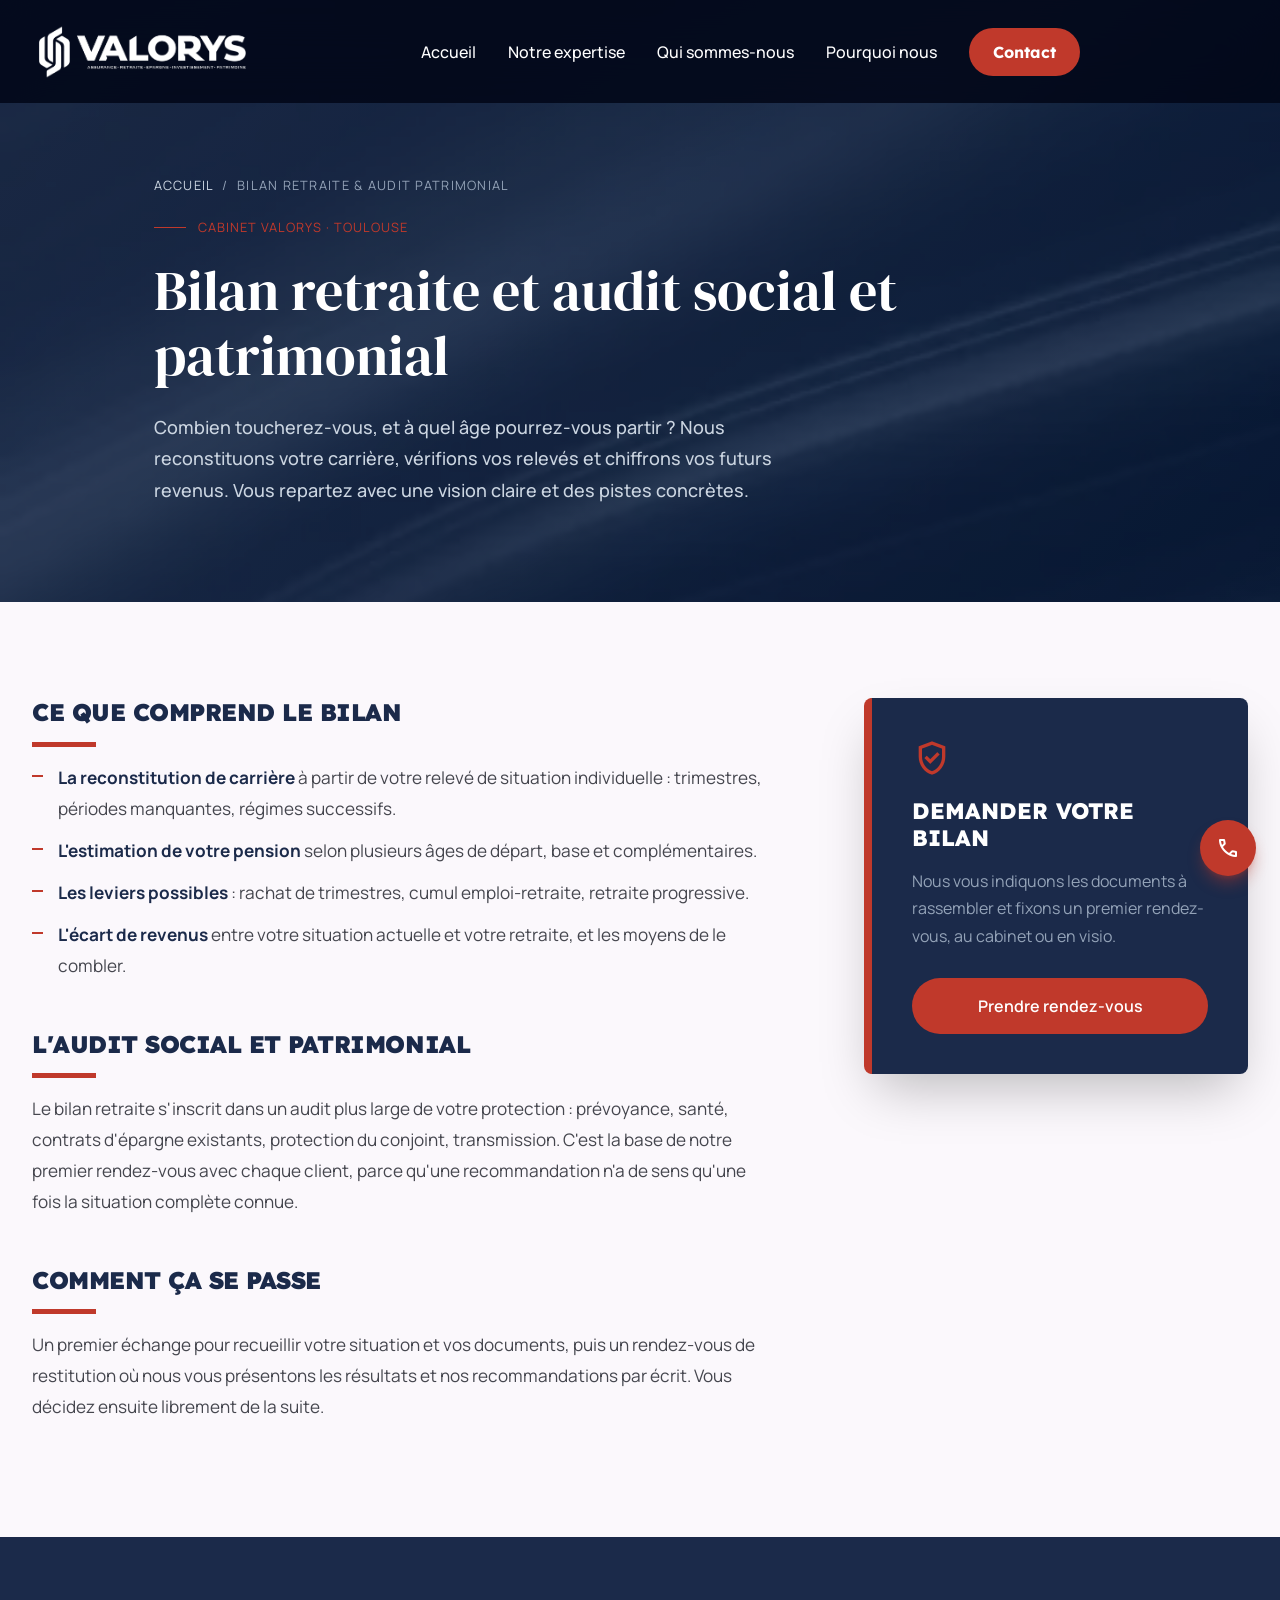
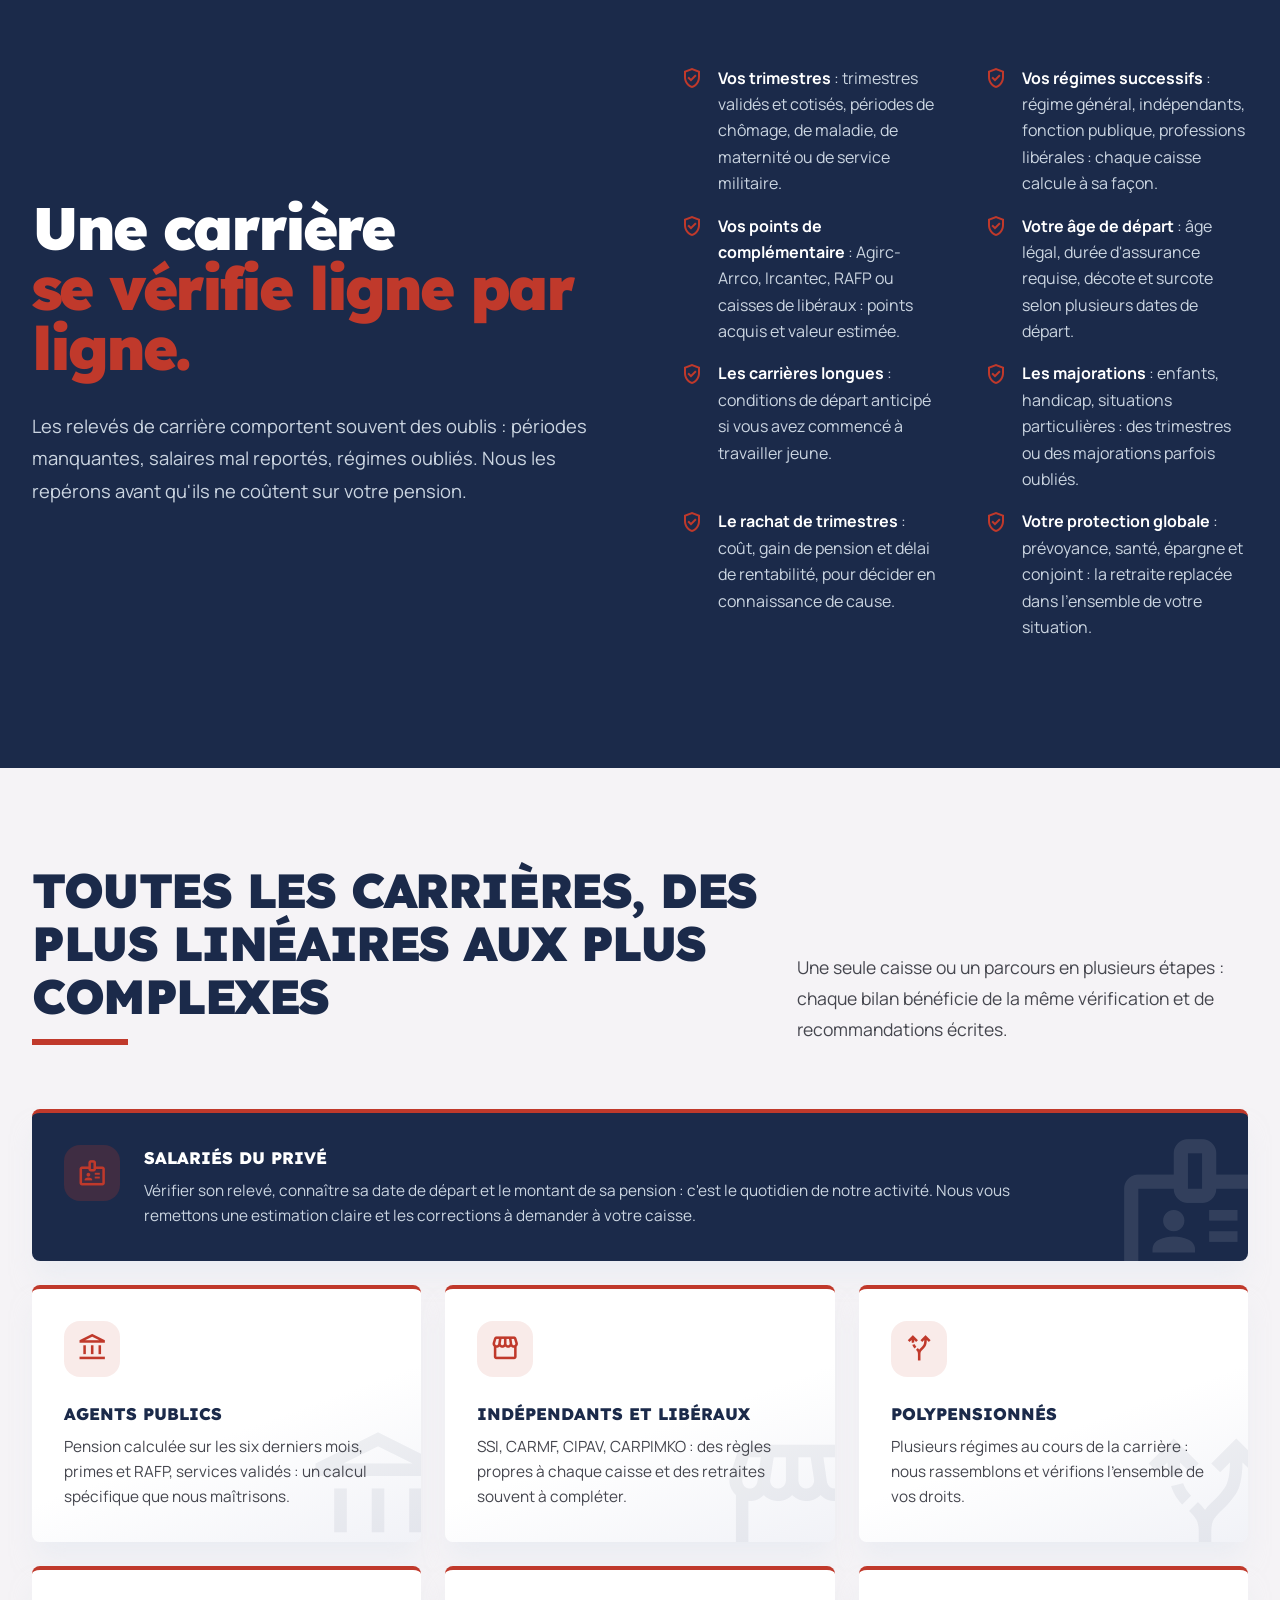
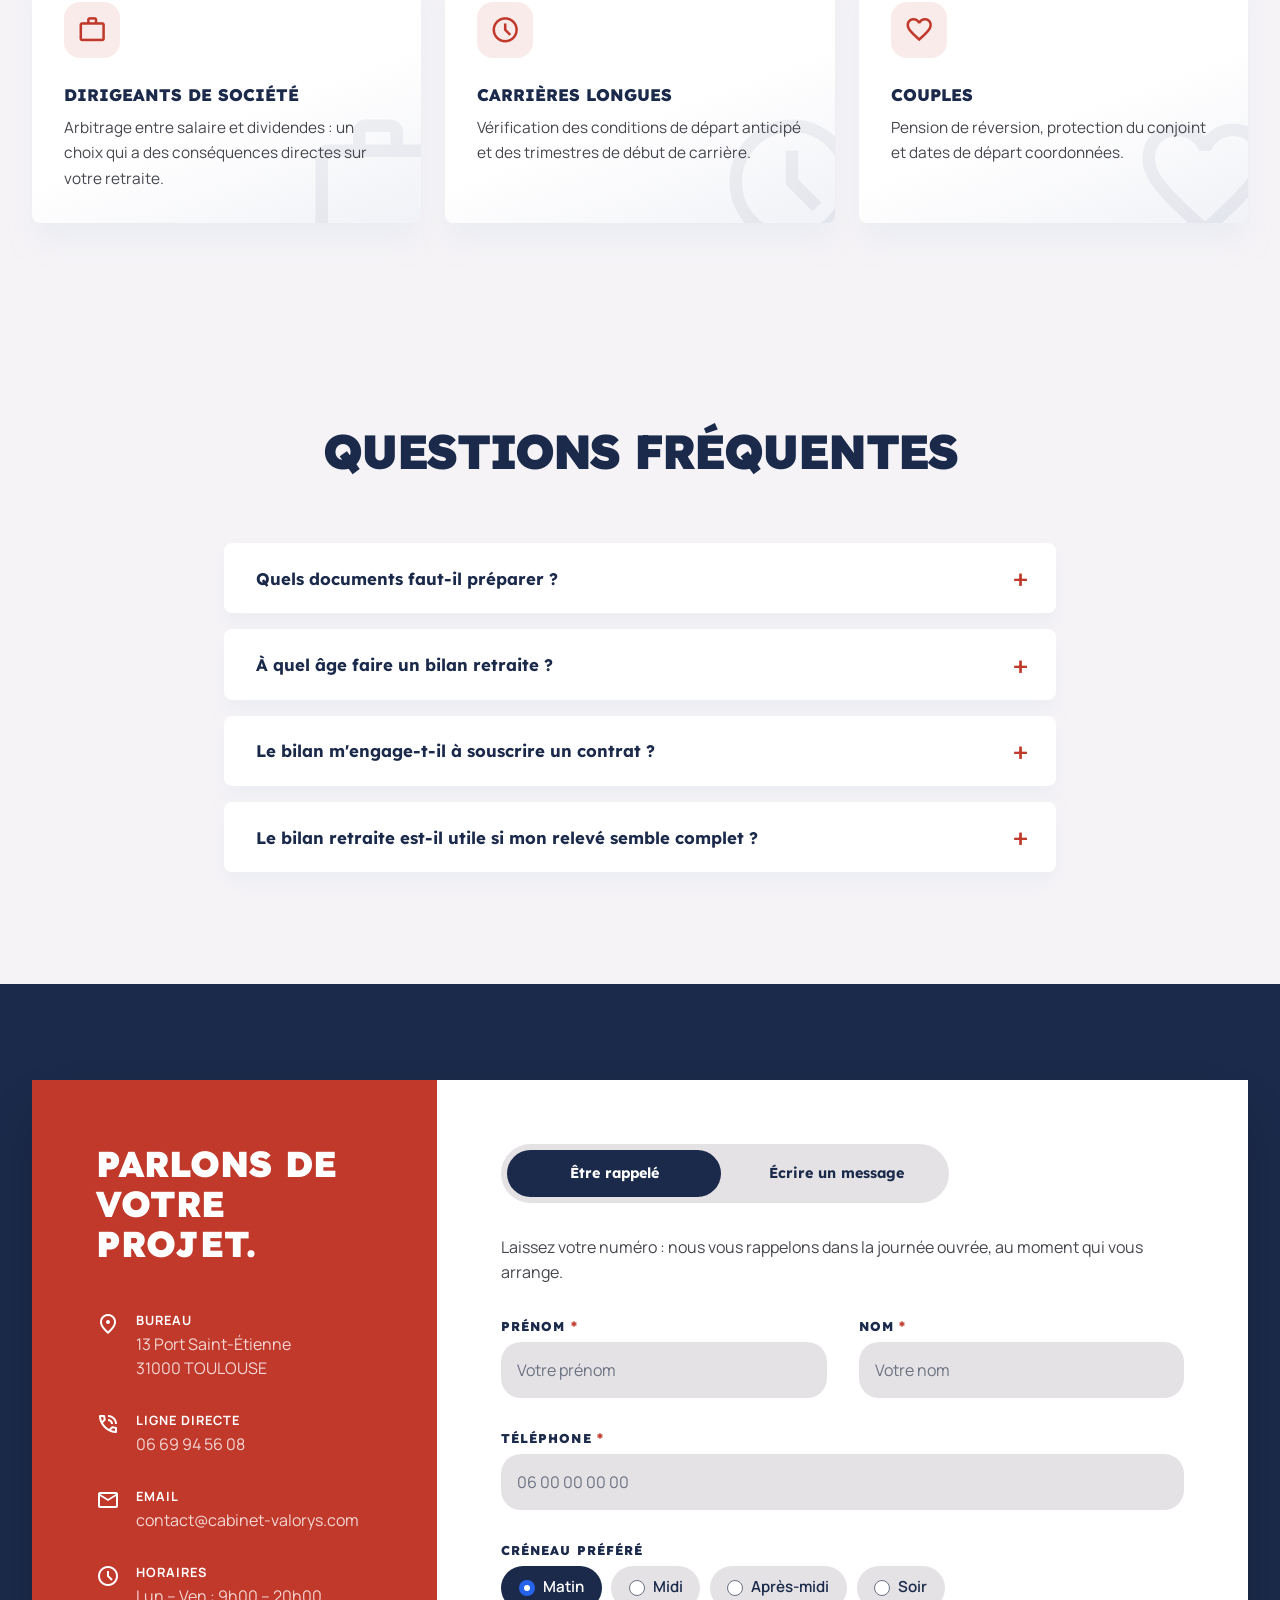
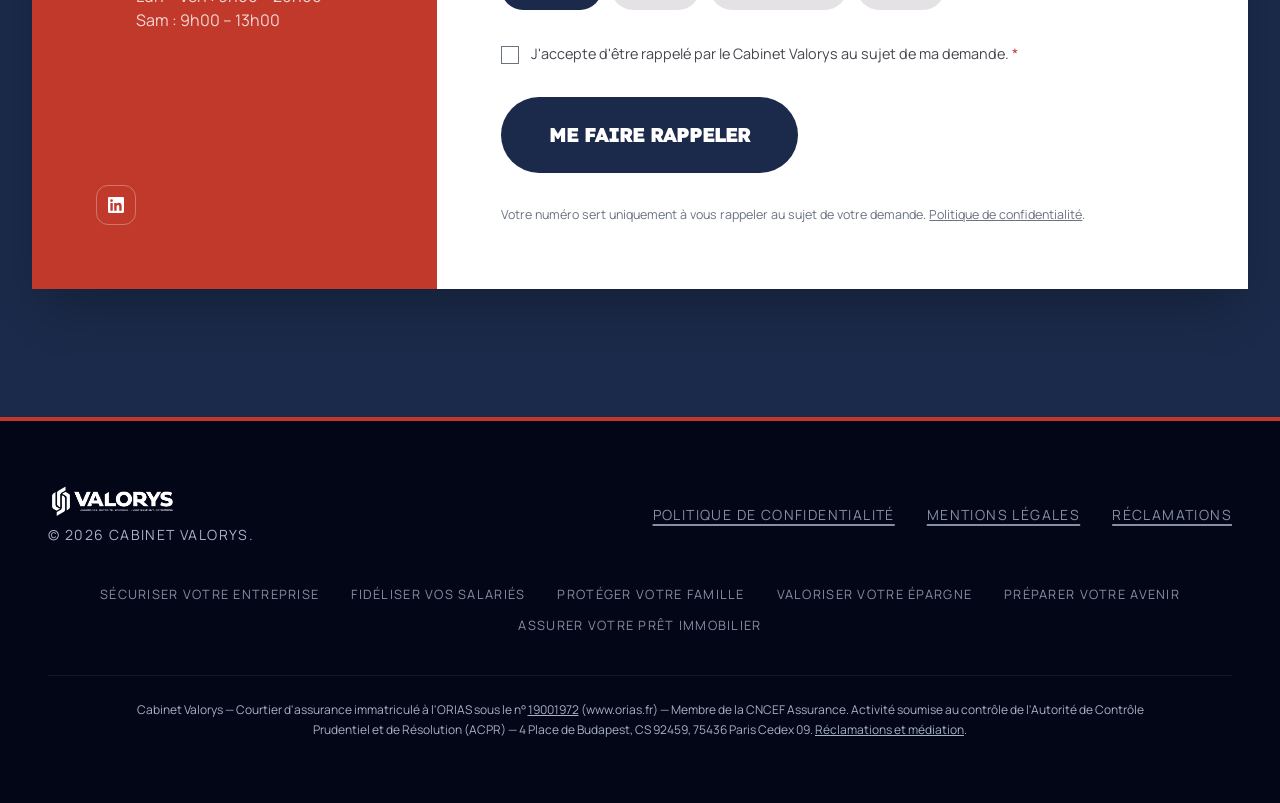
<file: bilan-retraite.html>
<!DOCTYPE html>
<html class="scroll-smooth" lang="fr-FR">
<head>
<meta charset="utf-8">
<meta content="width=device-width, initial-scale=1.0" name="viewport">
<script>document.documentElement.classList.add('js');</script>

<title>Bilan retraite à Toulouse : estimer sa pension et son âge de départ | Cabinet Valorys</title>
<meta name="description" content="Bilan retraite et audit social et patrimonial à Toulouse : reconstitution de carrière, estimation de pension, âge de départ et recommandations écrites.">
<meta name="robots" content="index, follow, max-image-preview:large, max-snippet:-1, max-video-preview:-1">
<meta name="author" content="Cabinet Valorys">
<meta name="geo.region" content="FR-31">
<meta name="geo.placename" content="Toulouse">
<meta name="geo.position" content="43.598;1.449">
<meta name="ICBM" content="43.598, 1.449">
<meta name="theme-color" content="#041534">
<meta name="format-detection" content="telephone=yes">
<link rel="canonical" href="https://www.cabinet-valorys.com/bilan-retraite.html">
<link rel="icon" href="/favicon.ico" sizes="48x48">
<link rel="icon" type="image/png" sizes="192x192" href="/public/icons/icon-192.png">
<link rel="apple-touch-icon" href="/public/icons/apple-touch-icon.png">
<link rel="manifest" href="/public/site.webmanifest">
<meta property="og:type" content="website">
<meta property="og:locale" content="fr_FR">
<meta property="og:site_name" content="Cabinet Valorys">
<meta property="og:title" content="Bilan retraite à Toulouse : estimer sa pension et son âge de départ | Cabinet Valorys">
<meta property="og:description" content="Bilan retraite et audit social et patrimonial à Toulouse : reconstitution de carrière, estimation de pension, âge de départ et recommandations écrites.">
<meta property="og:url" content="https://www.cabinet-valorys.com/bilan-retraite.html">
<meta property="og:image" content="https://www.cabinet-valorys.com/public/valorys_og_image_1200x630.jpg">
<meta property="og:image:width" content="1200">
<meta property="og:image:height" content="630">
<meta name="twitter:card" content="summary_large_image">
<meta name="twitter:title" content="Bilan retraite à Toulouse : estimer sa pension et son âge de départ | Cabinet Valorys">
<meta name="twitter:description" content="Bilan retraite et audit social et patrimonial à Toulouse : reconstitution de carrière, estimation de pension, âge de départ et recommandations écrites.">
<meta name="twitter:image" content="https://www.cabinet-valorys.com/public/valorys_og_image_1200x630.jpg">
<link rel="preload" as="font" type="font/woff2" href="/public/fonts/manrope-latin.woff2?v=101877a7" crossorigin>
<link rel="preload" as="font" type="font/woff2" href="/public/fonts/dm-serif-display-latin.woff2?v=436ae2f1" crossorigin>
<style>
        .material-symbols-outlined {
            font-variation-settings: 'FILL' 0, 'wght' 400, 'GRAD' 0, 'opsz' 24;
        }
        .text-glow-crimson {
            text-shadow: 0 0 20px rgba(192, 57, 43, 0.4);
        }
        .bg-architectural {
            background-image: linear-gradient(135deg, #1B2A4A 0%, #041534 100%);
        }

        /* =============================
           HERO ENTRANCE ANIMATIONS
        ============================== */
        .hero-badge {
            animation: fadeSlideUp 0.8s cubic-bezier(0.16, 1, 0.3, 1) 0.15s both;
        }
        .hero-title {
            animation: fadeSlideUp 0.9s cubic-bezier(0.16, 1, 0.3, 1) 0.35s both;
        }
        .hero-subtitle {
            animation: fadeSlideUp 0.9s cubic-bezier(0.16, 1, 0.3, 1) 0.55s both;
        }
        .hero-cta {
            animation: fadeSlideUp 0.9s cubic-bezier(0.16, 1, 0.3, 1) 0.75s both;
        }

        @keyframes fadeSlideUp {
            from {
                opacity: 0;
                transform: translateY(32px);
            }
            to {
                opacity: 1;
                transform: translateY(0);
            }
        }

        /* =============================
           SCROLL REVEAL
           (uniquement si JS actif : sans JS, le contenu reste visible)
        ============================== */
        .js .reveal {
            opacity: 0;
            transform: translateY(40px);
            transition: opacity 0.75s cubic-bezier(0.16, 1, 0.3, 1),
                        transform 0.75s cubic-bezier(0.16, 1, 0.3, 1);
        }
        .js .reveal.visible {
            opacity: 1;
            transform: translateY(0);
        }

        .js .reveal-left {
            opacity: 0;
            transform: translateX(-50px);
            transition: opacity 0.85s cubic-bezier(0.16, 1, 0.3, 1),
                        transform 0.85s cubic-bezier(0.16, 1, 0.3, 1);
        }
        .js .reveal-left.visible {
            opacity: 1;
            transform: translateX(0);
        }

        .js .reveal-right {
            opacity: 0;
            transform: translateX(50px);
            transition: opacity 0.85s cubic-bezier(0.16, 1, 0.3, 1),
                        transform 0.85s cubic-bezier(0.16, 1, 0.3, 1);
        }
        .js .reveal-right.visible {
            opacity: 1;
            transform: translateX(0);
        }

        /* Visiteurs ayant désactivé les animations dans leur système */
        @media (prefers-reduced-motion: reduce) {
            .hero-badge, .hero-title, .hero-subtitle, .hero-cta {
                animation: none;
            }
            .js .reveal, .js .reveal-left, .js .reveal-right {
                opacity: 1;
                transform: none;
                transition: none;
            }
        }

        /* Stagger delays */
        .stagger-1 { transition-delay: 0.1s; }
        .stagger-2 { transition-delay: 0.22s; }
        .stagger-3 { transition-delay: 0.34s; }
        .stagger-4 { transition-delay: 0.46s; }

        /* =============================
           SCROLL OFFSET FOR FIXED NAV
        ============================== */
        #solutions, #about, #contact {
            scroll-margin-top: 80px;
        }

        /* =============================
           NAV SCROLL EFFECT
        ============================== */
        #navbar {
            transition: padding-top 0.3s ease, padding-bottom 0.3s ease, box-shadow 0.3s ease;
        }
        #navbar.scrolled {
            padding-top: 0.875rem;
            padding-bottom: 0.875rem;
            box-shadow: 0 4px 32px rgba(0,0,0,0.35);
        }

        /* =============================
           MOBILE MENU
        ============================== */
        #mobile-menu {
            max-height: 0;
            overflow: hidden;
            transition: max-height 0.45s cubic-bezier(0.16, 1, 0.3, 1);
        }
        #mobile-menu.open {
            max-height: 480px;
        }

        /* =============================
           COUNTER
        ============================== */
        .counter-wrap {
            display: inline-block;
        }
        /* Le chiffre réel reste dans le HTML (robots, lecteurs d'écran) ;
           pendant l'animation, il est masqué et la valeur animée s'affiche par-dessus */
        .counter.is-counting {
            position: relative;
            -webkit-text-fill-color: transparent;
        }
        .counter.is-counting::after {
            content: attr(data-count);
            position: absolute;
            left: 0;
            top: 0;
            -webkit-text-fill-color: currentColor;
        }
    </style>
<link rel="stylesheet" href="/public/css/site.css?v=4611ba43">
<link rel="stylesheet" href="/public/css/extra.css?v=60cef03a">
<script type="application/ld+json">{
 "@context": "https://schema.org",
 "@type": "FAQPage",
 "mainEntity": [
  {
   "@type": "Question",
   "name": "Quels documents faut-il préparer ?",
   "acceptedAnswer": {
    "@type": "Answer",
    "text": "Votre relevé de carrière (téléchargeable sur info-retraite.fr), vos derniers bulletins de salaire ou bilans, votre avis d'imposition et vos contrats de prévoyance ou d'épargne en cours."
   }
  },
  {
   "@type": "Question",
   "name": "À quel âge faire un bilan retraite ?",
   "acceptedAnswer": {
    "@type": "Answer",
    "text": "Dès 45 ans, il permet encore d'agir efficacement. Après 55 ans, il est indispensable pour choisir votre date de départ et vérifier vos relevés."
   }
  },
  {
   "@type": "Question",
   "name": "Le bilan m'engage-t-il à souscrire un contrat ?",
   "acceptedAnswer": {
    "@type": "Answer",
    "text": "Non. Vous restez libre de donner suite ou non à nos recommandations."
   }
  },
  {
   "@type": "Question",
   "name": "Le bilan retraite est-il utile si mon relevé semble complet ?",
   "acceptedAnswer": {
    "@type": "Answer",
    "text": "Oui : les erreurs sont fréquentes et ne se voient pas toujours au premier coup d'œil. Plus elles sont repérées tôt, plus elles sont faciles à faire corriger par votre caisse."
   }
  }
 ]
}</script>
<script type="application/ld+json">{
 "@context": "https://schema.org",
 "@type": "BreadcrumbList",
 "itemListElement": [
  {
   "@type": "ListItem",
   "position": 1,
   "name": "Accueil",
   "item": "https://www.cabinet-valorys.com/"
  },
  {
   "@type": "ListItem",
   "position": 2,
   "name": "Bilan retraite & audit patrimonial",
   "item": "https://www.cabinet-valorys.com/bilan-retraite.html"
  }
 ]
}</script>
</head>
<body class="bg-background text-on-surface font-body selection:bg-secondary selection:text-white">

<!-- ===== TOP NAV ===== -->
<nav id="navbar" class="fixed top-0 w-full z-50 bg-slate-950/85 backdrop-blur-xl px-8 py-6 max-w-full mx-auto">
    <div class="flex justify-between items-center">
        <a href="/" class="flex items-center">
            <img src="/public/Valorys_vectoriser.webp" alt="Cabinet Valorys - Courtier en assurance à Toulouse" width="221" height="55" fetchpriority="high" decoding="async" class="h-[55px] w-auto" style="filter: brightness(0) invert(1);">
        </a>
        <div class="hidden md:flex items-center gap-8">
            <a class="nav-link text-white font-body font-medium hover:text-secondary transition-colors duration-200 relative group" href="/">
                Accueil
                <span class="absolute -bottom-1 left-0 w-0 h-0.5 bg-secondary transition-all duration-300 group-hover:w-full"></span>
            </a>
            <div class="v-dd">
            <a class="nav-link text-white font-body font-medium hover:text-secondary transition-colors duration-200 relative group" href="/#solutions">
                Notre expertise
                <span class="absolute -bottom-1 left-0 w-0 h-0.5 bg-secondary transition-all duration-300 group-hover:w-full"></span>
            </a>
                <div class="v-dd-panel" role="menu"><a role="menuitem" href="/protection-entreprise.html"><span class="v-nav-t">Sécuriser votre entreprise</span><span class="v-nav-c">RC Pro · Multirisque · Décennale · Protection juridique</span></a><a role="menuitem" href="/epargne-entreprise.html"><span class="v-nav-t">Fidéliser vos salariés</span><span class="v-nav-c">PEE · PEI · PERECO · IFC</span></a><a role="menuitem" href="/prevoyance-sante.html"><span class="v-nav-t">Protéger votre famille</span><span class="v-nav-c">Prévoyance · Santé · Individuelle &amp; collective</span></a><a role="menuitem" href="/epargne-retraite.html"><span class="v-nav-t">Valoriser votre épargne</span><span class="v-nav-c">Assurance vie · PER · Capitalisation</span></a><a role="menuitem" href="/bilan-retraite.html"><span class="v-nav-t">Préparer votre avenir</span><span class="v-nav-c">Bilan retraite · Audit patrimonial</span></a><a role="menuitem" href="/assurance-emprunteur.html"><span class="v-nav-t">Assurer votre prêt immobilier</span><span class="v-nav-c">Assurance emprunteur · Loi Lemoine</span></a></div>
            </div>
            <a class="nav-link text-white font-body font-medium hover:text-secondary transition-colors duration-200 relative group" href="/#about">
                Qui sommes-nous
                <span class="absolute -bottom-1 left-0 w-0 h-0.5 bg-secondary transition-all duration-300 group-hover:w-full"></span>
            </a>
            <a class="nav-link text-white font-body font-medium hover:text-secondary transition-colors duration-200 relative group" href="/#pourquoi">
                Pourquoi nous
                <span class="absolute -bottom-1 left-0 w-0 h-0.5 bg-secondary transition-all duration-300 group-hover:w-full"></span>
            </a>
            <a href="/#contact" class="bg-secondary text-on-secondary px-6 py-3 font-headline font-bold rounded-[40px] hover:scale-95 transition-all duration-200 ease-in-out">
                Contact
            </a>
        </div>
        <div class="flex items-center gap-4">
            <button id="hamburger" type="button" class="md:hidden text-white p-2 focus:outline-none" aria-label="Menu" aria-controls="mobile-menu" aria-expanded="false">
                <span id="hamburger-icon" class="material-symbols-outlined text-3xl" aria-hidden="true">menu</span>
            </button>
        </div>
    </div>
    <div id="mobile-menu">
        <div class="flex flex-col gap-5 pt-6 pb-4 border-t border-white/10 mt-4">
            <a class="text-white font-body text-lg hover:text-secondary transition-colors" href="/" onclick="closeMenu()">Accueil</a>
            <a class="text-white font-body text-lg hover:text-secondary transition-colors" href="/#solutions" onclick="closeMenu()">Notre expertise</a>
            <div class="v-mob-sub"><a onclick="closeMenu()" href="/protection-entreprise.html"><span class="v-nav-t">Sécuriser votre entreprise</span><span class="v-nav-c">RC Pro · Multirisque · Décennale · Protection juridique</span></a><a onclick="closeMenu()" href="/epargne-entreprise.html"><span class="v-nav-t">Fidéliser vos salariés</span><span class="v-nav-c">PEE · PEI · PERECO · IFC</span></a><a onclick="closeMenu()" href="/prevoyance-sante.html"><span class="v-nav-t">Protéger votre famille</span><span class="v-nav-c">Prévoyance · Santé · Individuelle &amp; collective</span></a><a onclick="closeMenu()" href="/epargne-retraite.html"><span class="v-nav-t">Valoriser votre épargne</span><span class="v-nav-c">Assurance vie · PER · Capitalisation</span></a><a onclick="closeMenu()" href="/bilan-retraite.html"><span class="v-nav-t">Préparer votre avenir</span><span class="v-nav-c">Bilan retraite · Audit patrimonial</span></a><a onclick="closeMenu()" href="/assurance-emprunteur.html"><span class="v-nav-t">Assurer votre prêt immobilier</span><span class="v-nav-c">Assurance emprunteur · Loi Lemoine</span></a></div>
            <a class="text-white font-body text-lg hover:text-secondary transition-colors" href="/#about" onclick="closeMenu()">Qui sommes-nous</a>
            <a class="text-white font-body text-lg hover:text-secondary transition-colors" href="/#pourquoi" onclick="closeMenu()">Pourquoi nous</a>
            <a href="/#contact" onclick="closeMenu()" class="bg-secondary text-white px-6 py-3 font-body font-bold rounded-[40px] hover:scale-95 transition-all duration-200 w-full mt-2 text-center">
                Contact
            </a>
        </div>
    </div>
</nav>

<section class="relative overflow-hidden bg-architectural v-page-hero">
    <div class="absolute inset-0 z-[3] opacity-20 pointer-events-none" aria-hidden="true">
        <img alt="" role="presentation" width="512" height="512" decoding="async" class="w-full h-full object-cover" src="/public/hero-texture.webp">
    </div>
    <div class="v-inner">
        <p class="v-crumbs hero-badge"><a href="/">Accueil</a> &nbsp;/&nbsp; Bilan retraite &amp; audit patrimonial</p>
        <div class="hero-badge flex items-center gap-3 mb-6">
            <span class="block w-8 h-px bg-secondary"></span>
            <span class="text-secondary font-body uppercase tracking-widest text-xs">Cabinet Valorys · Toulouse</span>
        </div>
        <h1 class="hero-title">Bilan retraite et audit social et patrimonial</h1>
        <p class="v-lead hero-subtitle">Combien toucherez-vous, et à quel âge pourrez-vous partir ? Nous reconstituons votre carrière, vérifions vos relevés et chiffrons vos futurs revenus. Vous repartez avec une vision claire et des pistes concrètes.</p>
    </div>
</section>

<section class="v-body">
    <div class="container mx-auto px-8 v-grid">
        <div class="v-prose reveal"><h2>Ce que comprend le bilan</h2>
<ul>
<li><strong>La reconstitution de carrière</strong> à partir de votre relevé de situation individuelle : trimestres, périodes manquantes, régimes successifs.</li>
<li><strong>L'estimation de votre pension</strong> selon plusieurs âges de départ, base et complémentaires.</li>
<li><strong>Les leviers possibles</strong> : rachat de trimestres, cumul emploi-retraite, retraite progressive.</li>
<li><strong>L'écart de revenus</strong> entre votre situation actuelle et votre retraite, et les moyens de le combler.</li>
</ul>
<h2>L'audit social et patrimonial</h2>
<p>Le bilan retraite s'inscrit dans un audit plus large de votre protection : prévoyance, santé, contrats d'épargne existants, protection du conjoint, transmission. C'est la base de notre premier rendez-vous avec chaque client, parce qu'une recommandation n'a de sens qu'une fois la situation complète connue.</p>
<h2>Comment ça se passe</h2>
<p>Un premier échange pour recueillir votre situation et vos documents, puis un rendez-vous de restitution où nous vous présentons les résultats et nos recommandations par écrit. Vous décidez ensuite librement de la suite.</p></div>
        <aside class="v-aside reveal-right">
            <span class="material-symbols-outlined" aria-hidden="true">verified_user</span>
            <h3>Demander votre bilan</h3>
            <p>Nous vous indiquons les documents à rassembler et fixons un premier rendez-vous, au cabinet ou en visio.</p>
            <a class="v-btn" href="#contact">Prendre rendez-vous</a>
        </aside>
    </div>
</section>

<section class="py-32 bg-primary relative overflow-hidden" id="analyse">
    <div class="container mx-auto px-8 relative z-10">
        <div class="grid grid-cols-1 lg:grid-cols-2 gap-20 items-center">
            <div class="reveal-left">
                <h2 class="font-headline font-black text-3xl md:text-5xl lg:text-6xl text-white mb-8 leading-tight tracking-tighter">Une carrière<br><span class="text-secondary">se vérifie ligne par ligne.</span></h2>
                <p class="v-lead-dark">Les relevés de carrière comportent souvent des oublis : périodes manquantes, salaires mal reportés, régimes oubliés. Nous les repérons avant qu'ils ne coûtent sur votre pension.</p>
            </div>
            <ul class="v-checks reveal-right"><li><span class="material-symbols-outlined" aria-hidden="true">verified_user</span><span><strong>Vos trimestres</strong> : trimestres validés et cotisés, périodes de chômage, de maladie, de maternité ou de service militaire.</span></li><li><span class="material-symbols-outlined" aria-hidden="true">verified_user</span><span><strong>Vos régimes successifs</strong> : régime général, indépendants, fonction publique, professions libérales : chaque caisse calcule à sa façon.</span></li><li><span class="material-symbols-outlined" aria-hidden="true">verified_user</span><span><strong>Vos points de complémentaire</strong> : Agirc-Arrco, Ircantec, RAFP ou caisses de libéraux : points acquis et valeur estimée.</span></li><li><span class="material-symbols-outlined" aria-hidden="true">verified_user</span><span><strong>Votre âge de départ</strong> : âge légal, durée d'assurance requise, décote et surcote selon plusieurs dates de départ.</span></li><li><span class="material-symbols-outlined" aria-hidden="true">verified_user</span><span><strong>Les carrières longues</strong> : conditions de départ anticipé si vous avez commencé à travailler jeune.</span></li><li><span class="material-symbols-outlined" aria-hidden="true">verified_user</span><span><strong>Les majorations</strong> : enfants, handicap, situations particulières : des trimestres ou des majorations parfois oubliés.</span></li><li><span class="material-symbols-outlined" aria-hidden="true">verified_user</span><span><strong>Le rachat de trimestres</strong> : coût, gain de pension et délai de rentabilité, pour décider en connaissance de cause.</span></li><li><span class="material-symbols-outlined" aria-hidden="true">verified_user</span><span><strong>Votre protection globale</strong> : prévoyance, santé, épargne et conjoint : la retraite replacée dans l'ensemble de votre situation.</span></li></ul>
        </div>
    </div>
</section>
<section class="py-24 bg-surface-container-low" id="profils">
    <div class="container mx-auto px-8">
        <div class="v-head-row reveal">
            <div><h2 class="v-section-title">Toutes les carrières, des plus linéaires aux plus complexes</h2><div class="v-bar"></div></div>
            <p class="v-lead-light">Une seule caisse ou un parcours en plusieurs étapes : chaque bilan bénéficie de la même vérification et de recommandations écrites.</p>
        </div>
        <div class="v-trust v-trust3 reveal">
            <div class="v-trust-wide"><span class="v-card-ico v-ico-dark"><span class="material-symbols-outlined" aria-hidden="true">badge</span></span><div><h3>Salariés du privé</h3><p>Vérifier son relevé, connaître sa date de départ et le montant de sa pension : c'est le quotidien de notre activité. Nous vous remettons une estimation claire et les corrections à demander à votre caisse.</p></div><div class="v-card-mark" aria-hidden="true"><span class="material-symbols-outlined">badge</span></div></div>
            <div class="v-tcard"><span class="v-card-ico"><span class="material-symbols-outlined" aria-hidden="true">account_balance</span></span><h3>Agents publics</h3><p>Pension calculée sur les six derniers mois, primes et RAFP, services validés : un calcul spécifique que nous maîtrisons.</p><div class="v-card-mark" aria-hidden="true"><span class="material-symbols-outlined">account_balance</span></div></div><div class="v-tcard"><span class="v-card-ico"><span class="material-symbols-outlined" aria-hidden="true">storefront</span></span><h3>Indépendants et libéraux</h3><p>SSI, CARMF, CIPAV, CARPIMKO : des règles propres à chaque caisse et des retraites souvent à compléter.</p><div class="v-card-mark" aria-hidden="true"><span class="material-symbols-outlined">storefront</span></div></div><div class="v-tcard"><span class="v-card-ico"><span class="material-symbols-outlined" aria-hidden="true">alt_route</span></span><h3>Polypensionnés</h3><p>Plusieurs régimes au cours de la carrière : nous rassemblons et vérifions l'ensemble de vos droits.</p><div class="v-card-mark" aria-hidden="true"><span class="material-symbols-outlined">alt_route</span></div></div><div class="v-tcard"><span class="v-card-ico"><span class="material-symbols-outlined" aria-hidden="true">work</span></span><h3>Dirigeants de société</h3><p>Arbitrage entre salaire et dividendes : un choix qui a des conséquences directes sur votre retraite.</p><div class="v-card-mark" aria-hidden="true"><span class="material-symbols-outlined">work</span></div></div><div class="v-tcard"><span class="v-card-ico"><span class="material-symbols-outlined" aria-hidden="true">schedule</span></span><h3>Carrières longues</h3><p>Vérification des conditions de départ anticipé et des trimestres de début de carrière.</p><div class="v-card-mark" aria-hidden="true"><span class="material-symbols-outlined">schedule</span></div></div><div class="v-tcard"><span class="v-card-ico"><span class="material-symbols-outlined" aria-hidden="true">favorite</span></span><h3>Couples</h3><p>Pension de réversion, protection du conjoint et dates de départ coordonnées.</p><div class="v-card-mark" aria-hidden="true"><span class="material-symbols-outlined">favorite</span></div></div>
        </div>
    </div>
</section>
<section class="v-faq">
    <div class="container mx-auto px-8">
        <h2 class="reveal">Questions fréquentes</h2>
        <div class="v-faq-list reveal"><details><summary>Quels documents faut-il préparer ?</summary><p>Votre relevé de carrière (téléchargeable sur info-retraite.fr), vos derniers bulletins de salaire ou bilans, votre avis d&#x27;imposition et vos contrats de prévoyance ou d&#x27;épargne en cours.</p></details><details><summary>À quel âge faire un bilan retraite ?</summary><p>Dès 45 ans, il permet encore d&#x27;agir efficacement. Après 55 ans, il est indispensable pour choisir votre date de départ et vérifier vos relevés.</p></details><details><summary>Le bilan m&#x27;engage-t-il à souscrire un contrat ?</summary><p>Non. Vous restez libre de donner suite ou non à nos recommandations.</p></details><details><summary>Le bilan retraite est-il utile si mon relevé semble complet ?</summary><p>Oui : les erreurs sont fréquentes et ne se voient pas toujours au premier coup d&#x27;œil. Plus elles sont repérées tôt, plus elles sont faciles à faire corriger par votre caisse.</p></details></div>
    </div>
</section>

<!-- ===== CONTACT ===== -->
<section class="bg-primary pt-24 pb-32" id="contact">
    <div class="container mx-auto px-8">
        <div class="bg-white rounded-none flex flex-col lg:flex-row overflow-hidden shadow-2xl reveal">
            <div class="lg:w-1/3 bg-secondary p-12 lg:p-16 flex flex-col justify-between">
                <div>
                    <h2 class="font-headline font-black text-3xl md:text-4xl text-white mb-8 uppercase leading-none">Parlons de votre projet.</h2>
                    <div class="space-y-8 mt-12">
                        <div class="flex items-start gap-4">
                            <span class="material-symbols-outlined text-white" aria-hidden="true">location_on</span>
                            <div>
                                <p class="text-white font-bold uppercase tracking-widest text-xs mb-1">Bureau</p>
                                <p class="text-white/80">13 Port Saint-Étienne<br>31000 TOULOUSE</p>
                            </div>
                        </div>
                        <div class="flex items-start gap-4">
                            <span class="material-symbols-outlined text-white" aria-hidden="true">phone_in_talk</span>
                            <div>
                                <p class="text-white font-bold uppercase tracking-widest text-xs mb-1">Ligne directe</p>
                                <p class="text-white/80"><a href="tel:+33669945608" class="hover:text-white hover:underline underline-offset-4">06 69 94 56 08</a></p>
                            </div>
                        </div>
                        <div class="flex items-start gap-4">
                            <span class="material-symbols-outlined text-white" aria-hidden="true">mail</span>
                            <div>
                                <p class="text-white font-bold uppercase tracking-widest text-xs mb-1">Email</p>
                                <p class="text-white/80"><a href="mailto:contact@cabinet-valorys.com" class="hover:text-white hover:underline underline-offset-4">contact@cabinet-valorys.com</a></p>
                            </div>
                        </div>
                        <div class="flex items-start gap-4">
                            <span class="material-symbols-outlined text-white" aria-hidden="true">schedule</span>
                            <div>
                                <p class="text-white font-bold uppercase tracking-widest text-xs mb-1">Horaires</p>
                                <p class="text-white/80">Lun – Ven : 9h00 – 20h00<br>Sam : 9h00 – 13h00</p>
                            </div>
                        </div>
                    </div>
                </div>
                <div class="pt-12">
                    <div class="flex gap-4">
                        <a href="https://www.linkedin.com/in/michael-puxeddu-17773918a/" target="_blank" rel="noopener" aria-label="LinkedIn de Michaël Puxeddu" class="w-10 h-10 border border-white/30 rounded-full flex items-center justify-center text-white hover:bg-white hover:text-secondary transition-all cursor-pointer">
                            <svg xmlns="http://www.w3.org/2000/svg" width="16" height="16" fill="currentColor" viewBox="0 0 24 24" aria-hidden="true" focusable="false"><path d="M20.447 20.452h-3.554v-5.569c0-1.328-.027-3.037-1.852-3.037-1.853 0-2.136 1.445-2.136 2.939v5.667H9.351V9h3.414v1.561h.046c.477-.9 1.637-1.85 3.37-1.85 3.601 0 4.267 2.37 4.267 5.455v6.286zM5.337 7.433a2.062 2.062 0 0 1-2.063-2.065 2.064 2.064 0 1 1 2.063 2.065zm1.782 13.019H3.555V9h3.564v11.452zM22.225 0H1.771C.792 0 0 .774 0 1.729v20.542C0 23.227.792 24 1.771 24h20.451C23.2 24 24 23.227 24 22.271V1.729C24 .774 23.2 0 22.222 0h.003z"></path></svg>
                        </a>
                    </div>
                </div>
            </div>
            <div class="lg:w-2/3 p-12 lg:p-16 bg-white">
                <div class="v-tabs" role="tablist" aria-label="Type de contact">
                    <button type="button" role="tab" id="tab-rappel" aria-controls="panel-rappel" aria-selected="true" data-tab="rappel">Être rappelé</button>
                    <button type="button" role="tab" id="tab-message" aria-controls="panel-message" aria-selected="false" data-tab="message">Écrire un message</button>
                </div>
                <form id="callback-form" class="space-y-8" novalidate role="tabpanel" aria-labelledby="tab-rappel" data-panel="rappel">
                    <p class="v-tab-intro">Laissez votre numéro : nous vous rappelons dans la journée ouvrée, au moment qui vous arrange.</p>
                    <div class="grid grid-cols-1 md:grid-cols-2 gap-8">
                        <div class="relative group">
                            <label for="cb-name" class="block text-primary font-headline font-extrabold uppercase text-xs tracking-widest mb-2">Prénom <span class="text-secondary">*</span></label>
                            <input id="cb-name" name="firstname" required maxlength="60" autocomplete="given-name" class="w-full bg-surface-container-highest border-none p-4 font-body focus:ring-2 focus:ring-primary/40 transition-all rounded-[20px]" placeholder="Votre prénom" type="text">
                        </div>
                        <div class="relative group">
                            <label for="cb-lastname" class="block text-primary font-headline font-extrabold uppercase text-xs tracking-widest mb-2">Nom <span class="text-secondary">*</span></label>
                            <input id="cb-lastname" name="lastname" required maxlength="60" autocomplete="family-name" class="w-full bg-surface-container-highest border-none p-4 font-body focus:ring-2 focus:ring-primary/40 transition-all rounded-[20px]" placeholder="Votre nom" type="text">
                        </div>
                    </div>
                    <div class="grid grid-cols-1 gap-8">
                        <div class="relative group">
                            <label for="cb-phone" class="block text-primary font-headline font-extrabold uppercase text-xs tracking-widest mb-2">Téléphone <span class="text-secondary">*</span></label>
                            <input id="cb-phone" name="phone" required autocomplete="tel" inputmode="tel" class="w-full bg-surface-container-highest border-none p-4 font-body focus:ring-2 focus:ring-primary/40 transition-all rounded-[20px]" placeholder="06 00 00 00 00" type="tel">
                        </div>
                    </div>
                    <fieldset class="v-slots"><legend class="block text-primary font-headline font-extrabold uppercase text-xs tracking-widest mb-2">Créneau préféré</legend>
                        <label><input type="radio" name="slot" value="Matin (9h – 12h)" checked> Matin</label>
                        <label><input type="radio" name="slot" value="Midi (12h – 14h)"> Midi</label>
                        <label><input type="radio" name="slot" value="Après-midi (14h – 18h)"> Après-midi</label>
                        <label><input type="radio" name="slot" value="Soir (18h – 20h)"> Soir</label>
                    </fieldset>
                    <input type="hidden" id="cb-type" value="Bilan retraite &amp; audit patrimonial">
                    <div class="sr-only" aria-hidden="true"><label for="cb-website">Ne pas remplir ce champ</label><input id="cb-website" type="text" tabindex="-1" autocomplete="off"></div>
                    <label class="v-consent" for="cb-consent"><input id="cb-consent" type="checkbox" required> <span>J'accepte d'être rappelé par le Cabinet Valorys au sujet de ma demande. <span class="text-secondary">*</span></span></label>
                    <div id="cb-feedback" class="hidden rounded-[20px] p-4 text-sm font-body font-semibold" role="status" aria-live="polite"></div>
                    <button id="cb-submit" type="submit" class="bg-primary text-white font-headline font-black text-xl py-6 px-12 uppercase tracking-tighter hover:bg-secondary transition-colors duration-300 w-full md:w-auto rounded-[40px] flex items-center justify-center gap-3 disabled:opacity-60 disabled:cursor-not-allowed">
                        <span id="cb-btn-label">Me faire rappeler</span>
                    </button>
                    <p class="v-form-legal">Votre numéro sert uniquement à vous rappeler au sujet de votre demande. <a href="/mentions-legales.html#politique-confidentialite">Politique de confidentialité</a>.</p>
                </form>
                <form id="contact-form" class="space-y-8" novalidate role="tabpanel" aria-labelledby="tab-message" data-panel="message" hidden>
                    <div class="grid grid-cols-1 md:grid-cols-2 gap-8">
                        <div class="relative group">
                            <label for="cf-name" class="block text-primary font-headline font-extrabold uppercase text-xs tracking-widest mb-2">Prénom <span class="text-secondary">*</span></label>
                            <input id="cf-name" name="firstname" required maxlength="60" autocomplete="given-name" class="w-full bg-surface-container-highest border-none p-4 font-body focus:ring-2 focus:ring-primary/40 transition-all rounded-[20px]" placeholder="Votre prénom" type="text">
                        </div>
                        <div class="relative group">
                            <label for="cf-lastname" class="block text-primary font-headline font-extrabold uppercase text-xs tracking-widest mb-2">Nom <span class="text-secondary">*</span></label>
                            <input id="cf-lastname" name="lastname" required maxlength="60" autocomplete="family-name" class="w-full bg-surface-container-highest border-none p-4 font-body focus:ring-2 focus:ring-primary/40 transition-all rounded-[20px]" placeholder="Votre nom" type="text">
                        </div>
                    </div>
                    <div class="grid grid-cols-1 md:grid-cols-2 gap-8">
                        <div class="relative group">
                            <label for="cf-email" class="block text-primary font-headline font-extrabold uppercase text-xs tracking-widest mb-2">Adresse e-mail <span class="text-secondary">*</span></label>
                            <input id="cf-email" name="email" required maxlength="150" autocomplete="email" inputmode="email" class="w-full bg-surface-container-highest border-none p-4 font-body focus:ring-2 focus:ring-primary/40 transition-all rounded-[20px]" placeholder="votre@email.fr" type="email">
                        </div>
                        <div class="relative group">
                            <label for="cf-phone" class="block text-primary font-headline font-extrabold uppercase text-xs tracking-widest mb-2">Téléphone</label>
                            <input id="cf-phone" name="phone" autocomplete="tel" inputmode="tel" class="w-full bg-surface-container-highest border-none p-4 font-body focus:ring-2 focus:ring-primary/40 transition-all rounded-[20px]" placeholder="06 00 00 00 00" type="tel">
                        </div>
                    </div>
                    <div class="relative group">
                        <label for="cf-type" class="block text-primary font-headline font-extrabold uppercase text-xs tracking-widest mb-2">Type de demande</label>
                        <select id="cf-type" name="request_type" class="w-full bg-surface-container-highest border-none p-4 font-body focus:ring-2 focus:ring-primary/40 transition-all rounded-[20px]">
                            <option value="">• Sélectionnez votre besoin •</option><optgroup label="• Protection de l&#x27;entreprise •"><option>Responsabilité Civile Professionnelle</option><option>Multirisque Professionnelle</option><option>RC Décennale</option><option>Protection du dirigeant</option></optgroup><optgroup label="• Protection des personnes •"><option>Prévoyance individuelle</option><option>Santé individuelle</option><option>Prévoyance &amp; santé collective</option></optgroup><optgroup label="• Épargne salariale &amp; engagements sociaux •"><option>Épargne salariale (PEE, PEI, PERECO)</option><option>Intéressement &amp; participation</option><option>PER d&#x27;entreprise</option><option>IFC (Indemnités de Fin de Carrière)</option></optgroup><optgroup label="• Épargne &amp; retraite •"><option>Assurance vie</option><option>Plan d&#x27;épargne retraite (PER)</option></optgroup><optgroup label="• Bilan &amp; conseil •"><option selected>Bilan retraite &amp; audit patrimonial</option></optgroup><optgroup label="• Financement •"><option>Assurance emprunteur</option><option>Changer mon assurance de prêt en cours</option></optgroup><optgroup label="•"><option>Autre / consultation générale</option></optgroup>
                        </select>
                    </div>
                    <div class="relative group">
                        <label for="cf-message" class="block text-primary font-headline font-extrabold uppercase text-xs tracking-widest mb-2">Message</label>
                        <textarea id="cf-message" name="message" maxlength="2000" class="w-full bg-surface-container-highest border-none p-4 font-body focus:ring-2 focus:ring-primary/40 transition-all rounded-[20px]" placeholder="Décrivez votre situation et vos besoins en assurance..." rows="4"></textarea>
                    </div>
                    <div class="sr-only" aria-hidden="true">
                        <label for="cf-website">Ne pas remplir ce champ</label>
                        <input id="cf-website" name="website" type="text" tabindex="-1" autocomplete="off">
                    </div>
                    <label class="v-consent" for="cf-consent"><input id="cf-consent" type="checkbox" required> <span>J'accepte que mes données soient utilisées par le Cabinet Valorys pour me recontacter au sujet de ma demande. <span class="text-secondary">*</span></span></label>
                    <div id="cf-feedback" class="hidden rounded-[20px] p-4 text-sm font-body font-semibold" role="status" aria-live="polite"></div>
                    <button id="cf-submit" type="submit" class="bg-primary text-white font-headline font-black text-xl py-6 px-12 uppercase tracking-tighter hover:bg-secondary transition-colors duration-300 w-full md:w-auto rounded-[40px] flex items-center justify-center gap-3 disabled:opacity-60 disabled:cursor-not-allowed">
                        <span id="cf-btn-label">Envoyer la demande</span>
                        <svg id="cf-spinner" class="hidden animate-spin w-5 h-5" xmlns="http://www.w3.org/2000/svg" fill="none" viewBox="0 0 24 24"><circle class="opacity-25" cx="12" cy="12" r="10" stroke="currentColor" stroke-width="4"></circle><path class="opacity-75" fill="currentColor" d="M4 12a8 8 0 018-8v8z"></path></svg>
                    </button>
                    <p class="v-form-legal">Vos données sont destinées au seul Cabinet Valorys pour traiter votre demande, et conservées 3 ans au plus si aucune suite n'y est donnée. Vous pouvez y accéder, les rectifier ou les faire effacer en écrivant à contact@cabinet-valorys.com. <a href="/mentions-legales.html#politique-confidentialite">Politique de confidentialité</a>.</p>
                </form>
            </div>
        </div>
    </div>
</section>

<!-- ===== FOOTER ===== -->
<footer class="bg-slate-950 flex flex-col px-12 py-16 w-full border-t-4 border-secondary">
    <div class="flex flex-col md:flex-row justify-between items-center w-full">
        <div class="mb-8 md:mb-0">
            <img src="/public/Valorys_vectoriser.webp" alt="Cabinet Valorys" width="129" height="32" loading="lazy" decoding="async" class="h-8 w-auto" style="filter: brightness(0) invert(1);">
            <p class="text-slate-400 font-body text-sm uppercase tracking-widest mt-2">© 2026 Cabinet Valorys.</p>
        </div>
        <div class="flex flex-wrap justify-center gap-8">
            <a class="text-slate-400 font-body text-sm uppercase tracking-widest hover:text-secondary underline decoration-2 underline-offset-4 transition-all opacity-80 hover:opacity-100" href="/mentions-legales.html#politique-confidentialite">Politique de confidentialité</a>
            <a class="text-slate-400 font-body text-sm uppercase tracking-widest hover:text-secondary underline decoration-2 underline-offset-4 transition-all opacity-80 hover:opacity-100" href="/mentions-legales.html">Mentions légales</a>
            <a class="text-slate-400 font-body text-sm uppercase tracking-widest hover:text-secondary underline decoration-2 underline-offset-4 transition-all opacity-80 hover:opacity-100" href="/mentions-legales.html#reclamations">Réclamations</a>
            
        </div>
    </div>
    <nav class="v-foot-services" aria-label="Nos expertises"><a href="/protection-entreprise.html">Sécuriser votre entreprise</a><a href="/epargne-entreprise.html">Fidéliser vos salariés</a><a href="/prevoyance-sante.html">Protéger votre famille</a><a href="/epargne-retraite.html">Valoriser votre épargne</a><a href="/bilan-retraite.html">Préparer votre avenir</a><a href="/assurance-emprunteur.html">Assurer votre prêt immobilier</a></nav>
    <div class="w-full mt-10 pt-6 border-t border-slate-800/60">
        <p class="text-slate-400 font-body text-xs leading-relaxed max-w-5xl mx-auto text-center">
            Cabinet Valorys — Courtier d'assurance immatriculé à l'ORIAS sous le n° <a href="https://www.orias.fr/" target="_blank" rel="noopener noreferrer" class="underline hover:text-secondary">19001972</a> (www.orias.fr) — Membre de la CNCEF Assurance. Activité soumise au contrôle de l'Autorité de Contrôle Prudentiel et de Résolution (ACPR) — 4 Place de Budapest, CS 92459, 75436 Paris Cedex 09. <a href="/mentions-legales.html#reclamations" class="underline hover:text-secondary">Réclamations et médiation</a>.
        </p>
    </div>
</footer>

<div class="v-actionbar" role="navigation" aria-label="Contact rapide">
    <a href="tel:+33669945608"><span class="material-symbols-outlined" aria-hidden="true">call</span>Appeler</a>
    <a href="#contact" data-open-tab="rappel" class="v-ab-main"><span class="material-symbols-outlined" aria-hidden="true">schedule</span>Être rappelé</a>
</div>
<a href="tel:+33669945608" class="v-fab fixed bottom-6 right-6 z-50 bg-secondary text-white w-14 h-14 rounded-[30px] shadow-lg shadow-secondary/40 flex items-center justify-center hover:scale-110 active:scale-95 transition-transform duration-200" aria-label="Appeler Valorys">
    <span class="material-symbols-outlined text-2xl" aria-hidden="true">call</span>
</a>
<script src="/public/js/site.js?v=8eef6df3"></script>
</body>
</html>
</file>
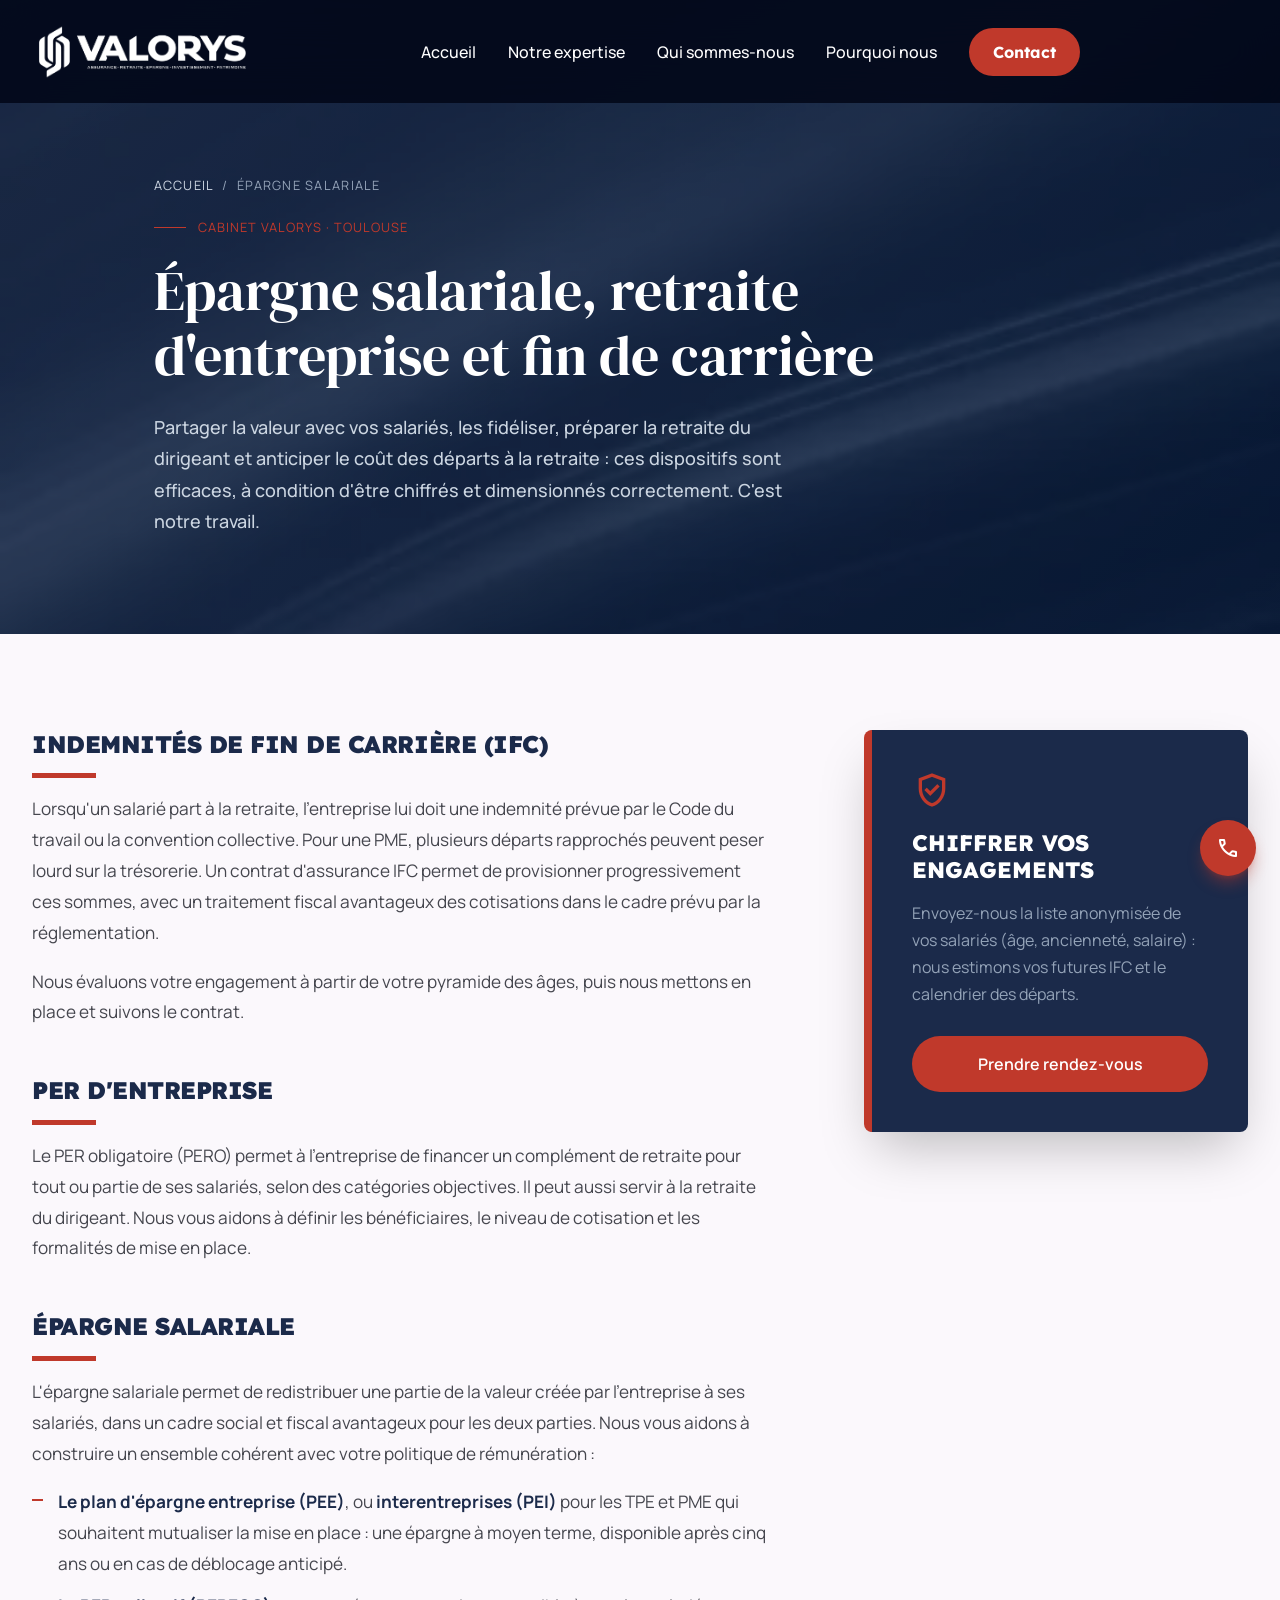
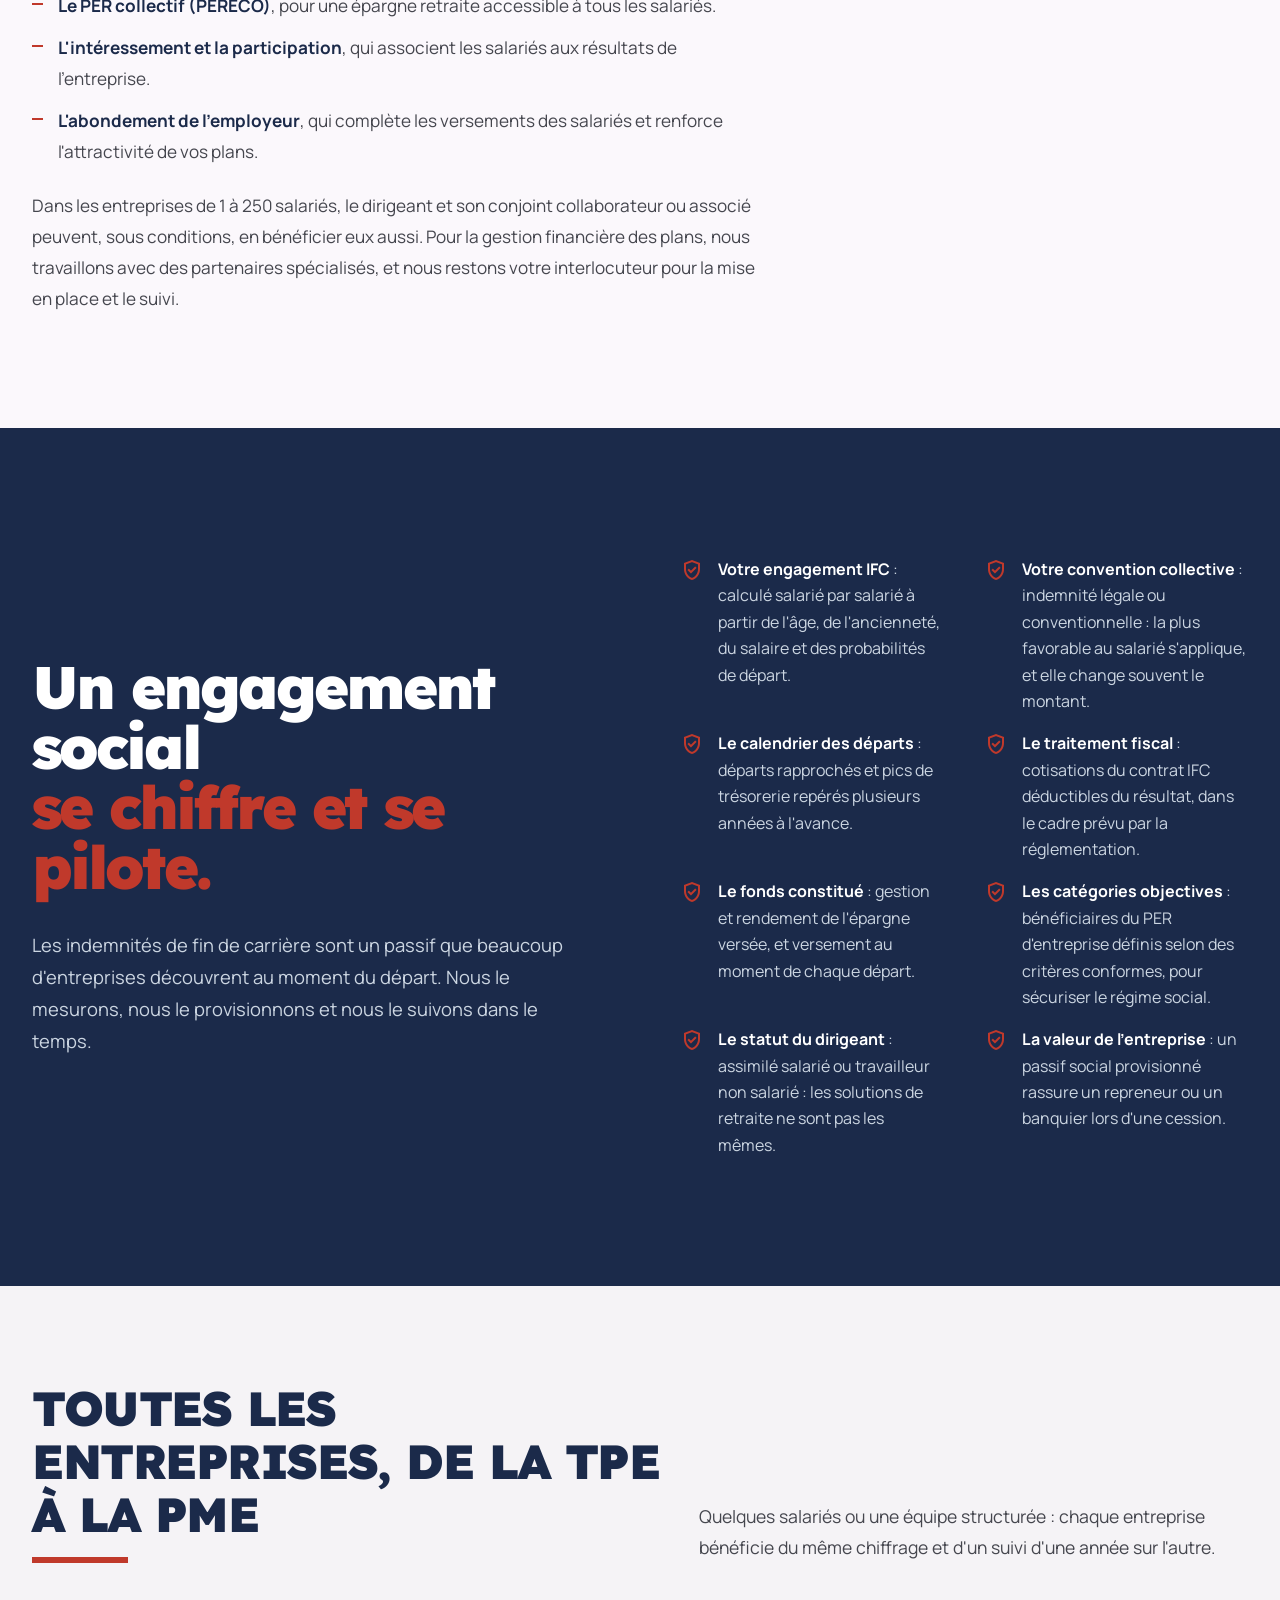
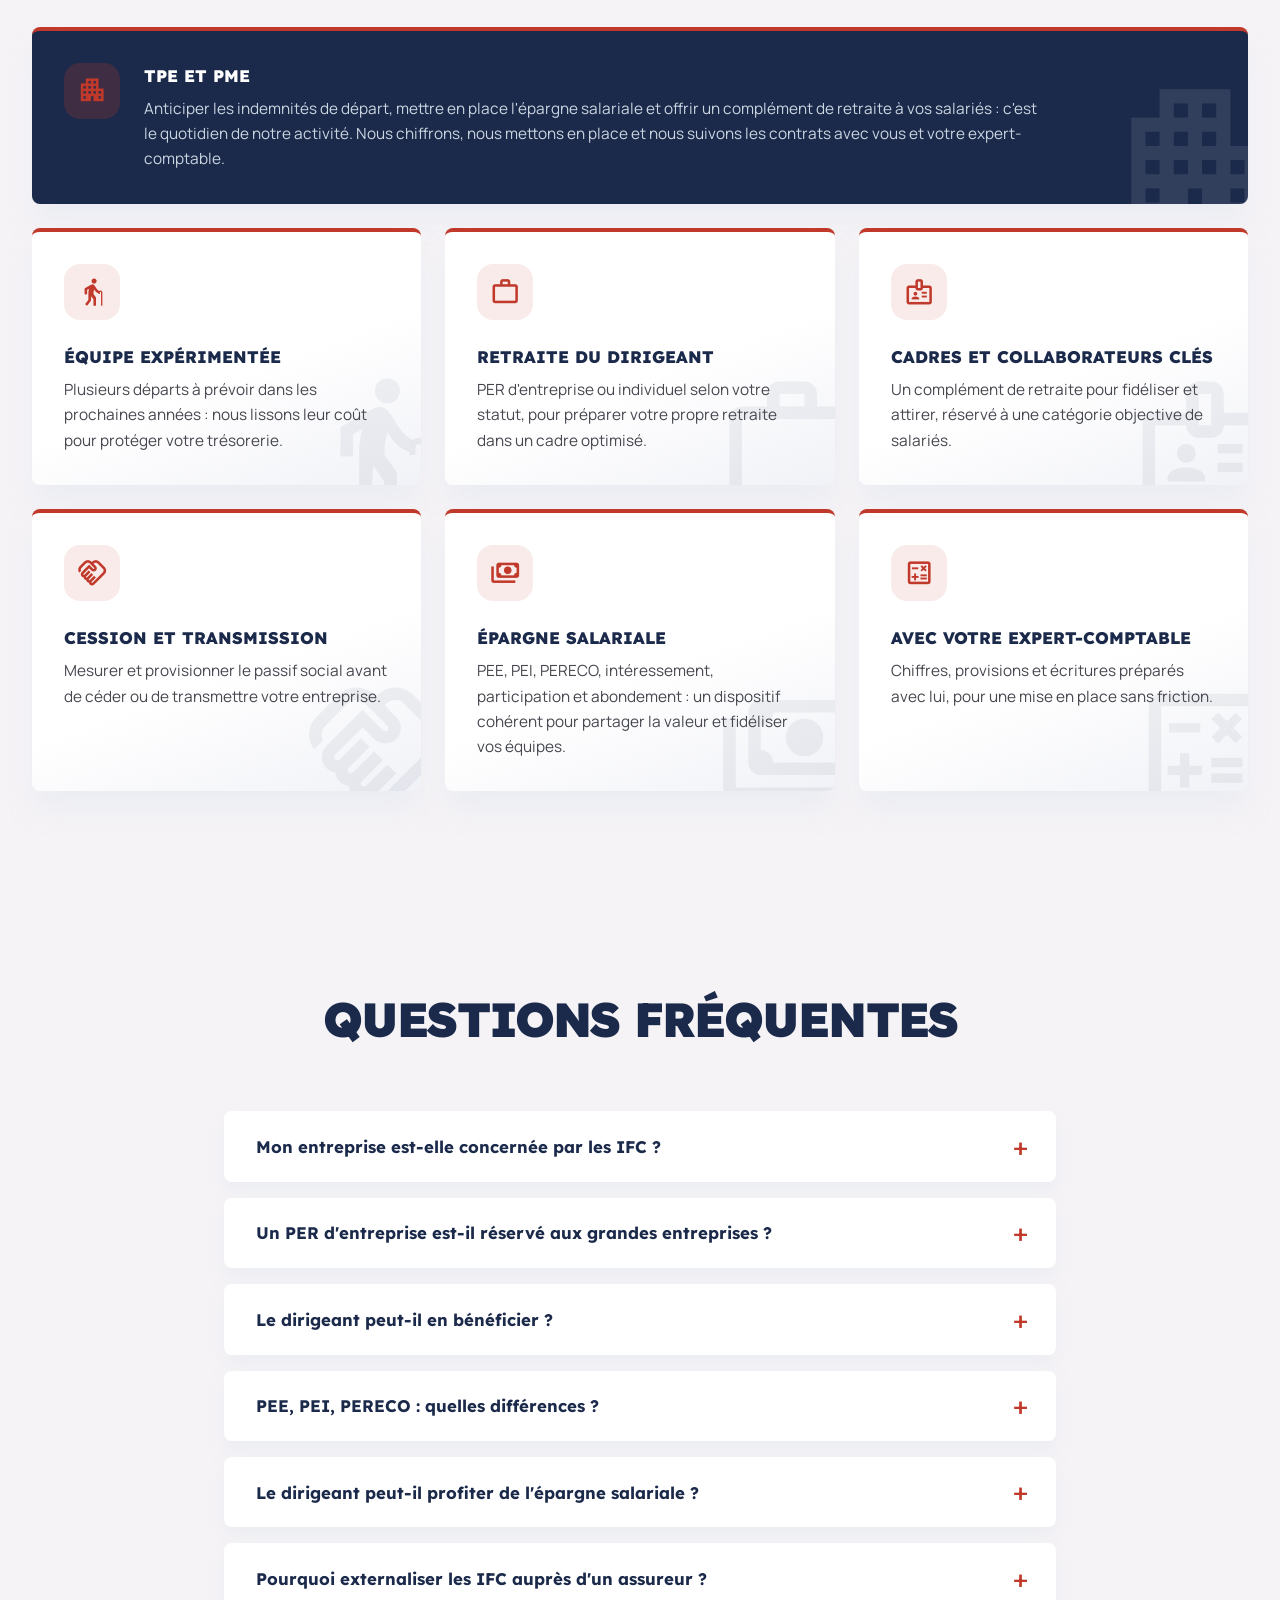
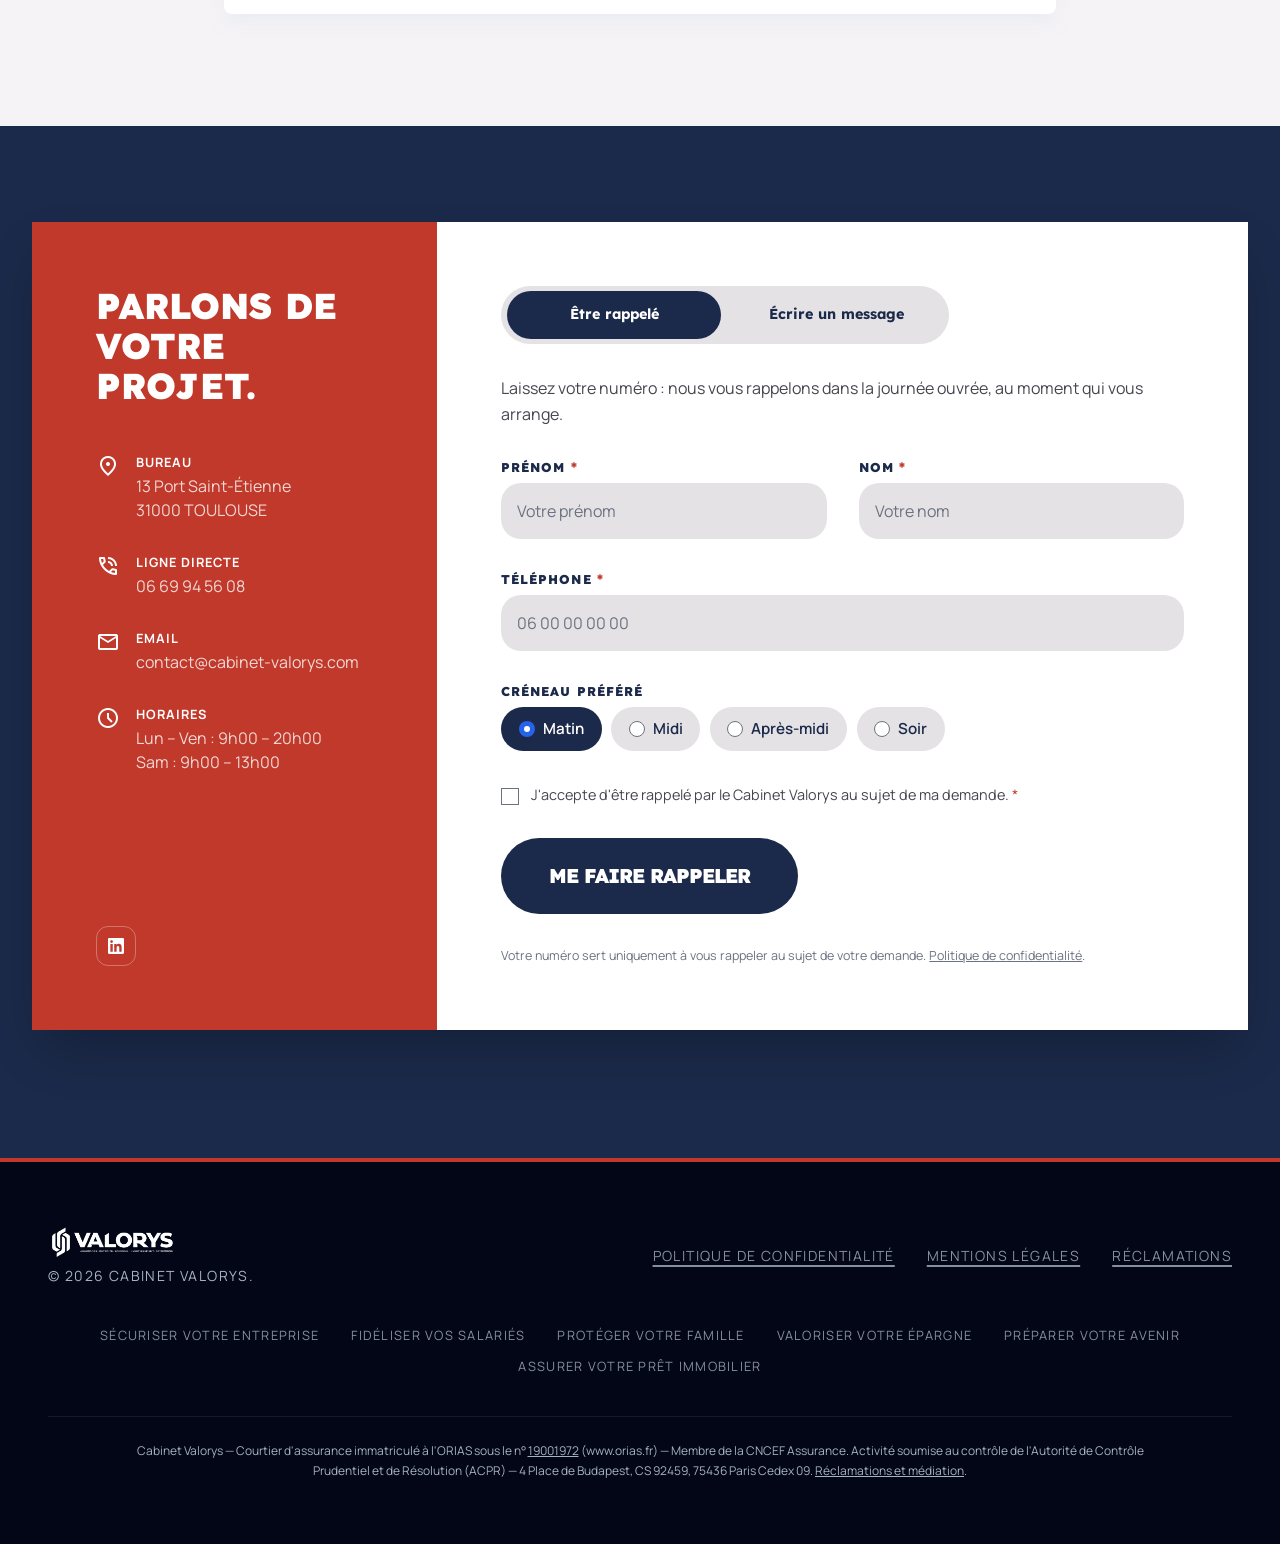
<file: epargne-entreprise.html>
<!DOCTYPE html>
<html class="scroll-smooth" lang="fr-FR">
<head>
<meta charset="utf-8">
<meta content="width=device-width, initial-scale=1.0" name="viewport">
<script>document.documentElement.classList.add('js');</script>

<title>Épargne salariale, PER d&#x27;entreprise et IFC à Toulouse | Cabinet Valorys</title>
<meta name="description" content="PEE, PEI, PERECO, intéressement et participation, PER d&#x27;entreprise et externalisation des indemnités de fin de carrière (IFC) pour les TPE et PME.">
<meta name="robots" content="index, follow, max-image-preview:large, max-snippet:-1, max-video-preview:-1">
<meta name="author" content="Cabinet Valorys">
<meta name="geo.region" content="FR-31">
<meta name="geo.placename" content="Toulouse">
<meta name="geo.position" content="43.598;1.449">
<meta name="ICBM" content="43.598, 1.449">
<meta name="theme-color" content="#041534">
<meta name="format-detection" content="telephone=yes">
<link rel="canonical" href="https://www.cabinet-valorys.com/epargne-entreprise.html">
<link rel="icon" href="/favicon.ico" sizes="48x48">
<link rel="icon" type="image/png" sizes="192x192" href="/public/icons/icon-192.png">
<link rel="apple-touch-icon" href="/public/icons/apple-touch-icon.png">
<link rel="manifest" href="/public/site.webmanifest">
<meta property="og:type" content="website">
<meta property="og:locale" content="fr_FR">
<meta property="og:site_name" content="Cabinet Valorys">
<meta property="og:title" content="Épargne salariale, PER d&#x27;entreprise et IFC à Toulouse | Cabinet Valorys">
<meta property="og:description" content="PEE, PEI, PERECO, intéressement et participation, PER d&#x27;entreprise et externalisation des indemnités de fin de carrière (IFC) pour les TPE et PME.">
<meta property="og:url" content="https://www.cabinet-valorys.com/epargne-entreprise.html">
<meta property="og:image" content="https://www.cabinet-valorys.com/public/valorys_og_image_1200x630.jpg">
<meta property="og:image:width" content="1200">
<meta property="og:image:height" content="630">
<meta name="twitter:card" content="summary_large_image">
<meta name="twitter:title" content="Épargne salariale, PER d&#x27;entreprise et IFC à Toulouse | Cabinet Valorys">
<meta name="twitter:description" content="PEE, PEI, PERECO, intéressement et participation, PER d&#x27;entreprise et externalisation des indemnités de fin de carrière (IFC) pour les TPE et PME.">
<meta name="twitter:image" content="https://www.cabinet-valorys.com/public/valorys_og_image_1200x630.jpg">
<link rel="preload" as="font" type="font/woff2" href="/public/fonts/manrope-latin.woff2?v=101877a7" crossorigin>
<link rel="preload" as="font" type="font/woff2" href="/public/fonts/dm-serif-display-latin.woff2?v=436ae2f1" crossorigin>
<style>
        .material-symbols-outlined {
            font-variation-settings: 'FILL' 0, 'wght' 400, 'GRAD' 0, 'opsz' 24;
        }
        .text-glow-crimson {
            text-shadow: 0 0 20px rgba(192, 57, 43, 0.4);
        }
        .bg-architectural {
            background-image: linear-gradient(135deg, #1B2A4A 0%, #041534 100%);
        }

        /* =============================
           HERO ENTRANCE ANIMATIONS
        ============================== */
        .hero-badge {
            animation: fadeSlideUp 0.8s cubic-bezier(0.16, 1, 0.3, 1) 0.15s both;
        }
        .hero-title {
            animation: fadeSlideUp 0.9s cubic-bezier(0.16, 1, 0.3, 1) 0.35s both;
        }
        .hero-subtitle {
            animation: fadeSlideUp 0.9s cubic-bezier(0.16, 1, 0.3, 1) 0.55s both;
        }
        .hero-cta {
            animation: fadeSlideUp 0.9s cubic-bezier(0.16, 1, 0.3, 1) 0.75s both;
        }

        @keyframes fadeSlideUp {
            from {
                opacity: 0;
                transform: translateY(32px);
            }
            to {
                opacity: 1;
                transform: translateY(0);
            }
        }

        /* =============================
           SCROLL REVEAL
           (uniquement si JS actif : sans JS, le contenu reste visible)
        ============================== */
        .js .reveal {
            opacity: 0;
            transform: translateY(40px);
            transition: opacity 0.75s cubic-bezier(0.16, 1, 0.3, 1),
                        transform 0.75s cubic-bezier(0.16, 1, 0.3, 1);
        }
        .js .reveal.visible {
            opacity: 1;
            transform: translateY(0);
        }

        .js .reveal-left {
            opacity: 0;
            transform: translateX(-50px);
            transition: opacity 0.85s cubic-bezier(0.16, 1, 0.3, 1),
                        transform 0.85s cubic-bezier(0.16, 1, 0.3, 1);
        }
        .js .reveal-left.visible {
            opacity: 1;
            transform: translateX(0);
        }

        .js .reveal-right {
            opacity: 0;
            transform: translateX(50px);
            transition: opacity 0.85s cubic-bezier(0.16, 1, 0.3, 1),
                        transform 0.85s cubic-bezier(0.16, 1, 0.3, 1);
        }
        .js .reveal-right.visible {
            opacity: 1;
            transform: translateX(0);
        }

        /* Visiteurs ayant désactivé les animations dans leur système */
        @media (prefers-reduced-motion: reduce) {
            .hero-badge, .hero-title, .hero-subtitle, .hero-cta {
                animation: none;
            }
            .js .reveal, .js .reveal-left, .js .reveal-right {
                opacity: 1;
                transform: none;
                transition: none;
            }
        }

        /* Stagger delays */
        .stagger-1 { transition-delay: 0.1s; }
        .stagger-2 { transition-delay: 0.22s; }
        .stagger-3 { transition-delay: 0.34s; }
        .stagger-4 { transition-delay: 0.46s; }

        /* =============================
           SCROLL OFFSET FOR FIXED NAV
        ============================== */
        #solutions, #about, #contact {
            scroll-margin-top: 80px;
        }

        /* =============================
           NAV SCROLL EFFECT
        ============================== */
        #navbar {
            transition: padding-top 0.3s ease, padding-bottom 0.3s ease, box-shadow 0.3s ease;
        }
        #navbar.scrolled {
            padding-top: 0.875rem;
            padding-bottom: 0.875rem;
            box-shadow: 0 4px 32px rgba(0,0,0,0.35);
        }

        /* =============================
           MOBILE MENU
        ============================== */
        #mobile-menu {
            max-height: 0;
            overflow: hidden;
            transition: max-height 0.45s cubic-bezier(0.16, 1, 0.3, 1);
        }
        #mobile-menu.open {
            max-height: 480px;
        }

        /* =============================
           COUNTER
        ============================== */
        .counter-wrap {
            display: inline-block;
        }
        /* Le chiffre réel reste dans le HTML (robots, lecteurs d'écran) ;
           pendant l'animation, il est masqué et la valeur animée s'affiche par-dessus */
        .counter.is-counting {
            position: relative;
            -webkit-text-fill-color: transparent;
        }
        .counter.is-counting::after {
            content: attr(data-count);
            position: absolute;
            left: 0;
            top: 0;
            -webkit-text-fill-color: currentColor;
        }
    </style>
<link rel="stylesheet" href="/public/css/site.css?v=4611ba43">
<link rel="stylesheet" href="/public/css/extra.css?v=60cef03a">
<script type="application/ld+json">{
 "@context": "https://schema.org",
 "@type": "FAQPage",
 "mainEntity": [
  {
   "@type": "Question",
   "name": "Mon entreprise est-elle concernée par les IFC ?",
   "acceptedAnswer": {
    "@type": "Answer",
    "text": "Toute entreprise qui emploie des salariés est concernée : l'indemnité est due au départ en retraite. La question est de savoir si vous préférez la financer d'un coup, ou l'anticiper."
   }
  },
  {
   "@type": "Question",
   "name": "Un PER d'entreprise est-il réservé aux grandes entreprises ?",
   "acceptedAnswer": {
    "@type": "Answer",
    "text": "Non. Il peut être mis en place dans une TPE, y compris pour une seule catégorie de salariés, dès lors que les règles de catégories objectives sont respectées."
   }
  },
  {
   "@type": "Question",
   "name": "Le dirigeant peut-il en bénéficier ?",
   "acceptedAnswer": {
    "@type": "Answer",
    "text": "Oui, selon son statut social. C'est un point que nous étudions au cas par cas lors du rendez-vous."
   }
  },
  {
   "@type": "Question",
   "name": "PEE, PEI, PERECO : quelles différences ?",
   "acceptedAnswer": {
    "@type": "Answer",
    "text": "Le PEE est mis en place par une seule entreprise ; le PEI est commun à plusieurs entreprises, ce qui simplifie la démarche pour une TPE ou une PME. Tous deux constituent une épargne disponible après cinq ans, sauf cas de déblocage anticipé. Le PERECO est dédié à la retraite : l'épargne reste en principe bloquée jusqu'au départ, avec des cas de sortie anticipée comme l'achat de la résidence principale."
   }
  },
  {
   "@type": "Question",
   "name": "Le dirigeant peut-il profiter de l'épargne salariale ?",
   "acceptedAnswer": {
    "@type": "Answer",
    "text": "Oui, dans les entreprises de 1 à 250 salariés : le chef d'entreprise, son conjoint collaborateur ou associé, et certains mandataires sociaux peuvent adhérer aux plans, y compris à l'abondement, sous conditions."
   }
  },
  {
   "@type": "Question",
   "name": "Pourquoi externaliser les IFC auprès d'un assureur ?",
   "acceptedAnswer": {
    "@type": "Answer",
    "text": "Pour étaler la dépense dans le temps au lieu de la subir au moment du départ, bénéficier de la déductibilité des cotisations et disposer d'un fonds dédié qui verse l'indemnité le moment venu."
   }
  }
 ]
}</script>
<script type="application/ld+json">{
 "@context": "https://schema.org",
 "@type": "BreadcrumbList",
 "itemListElement": [
  {
   "@type": "ListItem",
   "position": 1,
   "name": "Accueil",
   "item": "https://www.cabinet-valorys.com/"
  },
  {
   "@type": "ListItem",
   "position": 2,
   "name": "Épargne salariale",
   "item": "https://www.cabinet-valorys.com/epargne-entreprise.html"
  }
 ]
}</script>
</head>
<body class="bg-background text-on-surface font-body selection:bg-secondary selection:text-white">

<!-- ===== TOP NAV ===== -->
<nav id="navbar" class="fixed top-0 w-full z-50 bg-slate-950/85 backdrop-blur-xl px-8 py-6 max-w-full mx-auto">
    <div class="flex justify-between items-center">
        <a href="/" class="flex items-center">
            <img src="/public/Valorys_vectoriser.webp" alt="Cabinet Valorys - Courtier en assurance à Toulouse" width="221" height="55" fetchpriority="high" decoding="async" class="h-[55px] w-auto" style="filter: brightness(0) invert(1);">
        </a>
        <div class="hidden md:flex items-center gap-8">
            <a class="nav-link text-white font-body font-medium hover:text-secondary transition-colors duration-200 relative group" href="/">
                Accueil
                <span class="absolute -bottom-1 left-0 w-0 h-0.5 bg-secondary transition-all duration-300 group-hover:w-full"></span>
            </a>
            <div class="v-dd">
            <a class="nav-link text-white font-body font-medium hover:text-secondary transition-colors duration-200 relative group" href="/#solutions">
                Notre expertise
                <span class="absolute -bottom-1 left-0 w-0 h-0.5 bg-secondary transition-all duration-300 group-hover:w-full"></span>
            </a>
                <div class="v-dd-panel" role="menu"><a role="menuitem" href="/protection-entreprise.html"><span class="v-nav-t">Sécuriser votre entreprise</span><span class="v-nav-c">RC Pro · Multirisque · Décennale · Protection juridique</span></a><a role="menuitem" href="/epargne-entreprise.html"><span class="v-nav-t">Fidéliser vos salariés</span><span class="v-nav-c">PEE · PEI · PERECO · IFC</span></a><a role="menuitem" href="/prevoyance-sante.html"><span class="v-nav-t">Protéger votre famille</span><span class="v-nav-c">Prévoyance · Santé · Individuelle &amp; collective</span></a><a role="menuitem" href="/epargne-retraite.html"><span class="v-nav-t">Valoriser votre épargne</span><span class="v-nav-c">Assurance vie · PER · Capitalisation</span></a><a role="menuitem" href="/bilan-retraite.html"><span class="v-nav-t">Préparer votre avenir</span><span class="v-nav-c">Bilan retraite · Audit patrimonial</span></a><a role="menuitem" href="/assurance-emprunteur.html"><span class="v-nav-t">Assurer votre prêt immobilier</span><span class="v-nav-c">Assurance emprunteur · Loi Lemoine</span></a></div>
            </div>
            <a class="nav-link text-white font-body font-medium hover:text-secondary transition-colors duration-200 relative group" href="/#about">
                Qui sommes-nous
                <span class="absolute -bottom-1 left-0 w-0 h-0.5 bg-secondary transition-all duration-300 group-hover:w-full"></span>
            </a>
            <a class="nav-link text-white font-body font-medium hover:text-secondary transition-colors duration-200 relative group" href="/#pourquoi">
                Pourquoi nous
                <span class="absolute -bottom-1 left-0 w-0 h-0.5 bg-secondary transition-all duration-300 group-hover:w-full"></span>
            </a>
            <a href="/#contact" class="bg-secondary text-on-secondary px-6 py-3 font-headline font-bold rounded-[40px] hover:scale-95 transition-all duration-200 ease-in-out">
                Contact
            </a>
        </div>
        <div class="flex items-center gap-4">
            <button id="hamburger" type="button" class="md:hidden text-white p-2 focus:outline-none" aria-label="Menu" aria-controls="mobile-menu" aria-expanded="false">
                <span id="hamburger-icon" class="material-symbols-outlined text-3xl" aria-hidden="true">menu</span>
            </button>
        </div>
    </div>
    <div id="mobile-menu">
        <div class="flex flex-col gap-5 pt-6 pb-4 border-t border-white/10 mt-4">
            <a class="text-white font-body text-lg hover:text-secondary transition-colors" href="/" onclick="closeMenu()">Accueil</a>
            <a class="text-white font-body text-lg hover:text-secondary transition-colors" href="/#solutions" onclick="closeMenu()">Notre expertise</a>
            <div class="v-mob-sub"><a onclick="closeMenu()" href="/protection-entreprise.html"><span class="v-nav-t">Sécuriser votre entreprise</span><span class="v-nav-c">RC Pro · Multirisque · Décennale · Protection juridique</span></a><a onclick="closeMenu()" href="/epargne-entreprise.html"><span class="v-nav-t">Fidéliser vos salariés</span><span class="v-nav-c">PEE · PEI · PERECO · IFC</span></a><a onclick="closeMenu()" href="/prevoyance-sante.html"><span class="v-nav-t">Protéger votre famille</span><span class="v-nav-c">Prévoyance · Santé · Individuelle &amp; collective</span></a><a onclick="closeMenu()" href="/epargne-retraite.html"><span class="v-nav-t">Valoriser votre épargne</span><span class="v-nav-c">Assurance vie · PER · Capitalisation</span></a><a onclick="closeMenu()" href="/bilan-retraite.html"><span class="v-nav-t">Préparer votre avenir</span><span class="v-nav-c">Bilan retraite · Audit patrimonial</span></a><a onclick="closeMenu()" href="/assurance-emprunteur.html"><span class="v-nav-t">Assurer votre prêt immobilier</span><span class="v-nav-c">Assurance emprunteur · Loi Lemoine</span></a></div>
            <a class="text-white font-body text-lg hover:text-secondary transition-colors" href="/#about" onclick="closeMenu()">Qui sommes-nous</a>
            <a class="text-white font-body text-lg hover:text-secondary transition-colors" href="/#pourquoi" onclick="closeMenu()">Pourquoi nous</a>
            <a href="/#contact" onclick="closeMenu()" class="bg-secondary text-white px-6 py-3 font-body font-bold rounded-[40px] hover:scale-95 transition-all duration-200 w-full mt-2 text-center">
                Contact
            </a>
        </div>
    </div>
</nav>

<section class="relative overflow-hidden bg-architectural v-page-hero">
    <div class="absolute inset-0 z-[3] opacity-20 pointer-events-none" aria-hidden="true">
        <img alt="" role="presentation" width="512" height="512" decoding="async" class="w-full h-full object-cover" src="/public/hero-texture.webp">
    </div>
    <div class="v-inner">
        <p class="v-crumbs hero-badge"><a href="/">Accueil</a> &nbsp;/&nbsp; Épargne salariale</p>
        <div class="hero-badge flex items-center gap-3 mb-6">
            <span class="block w-8 h-px bg-secondary"></span>
            <span class="text-secondary font-body uppercase tracking-widest text-xs">Cabinet Valorys · Toulouse</span>
        </div>
        <h1 class="hero-title">Épargne salariale, retraite d'entreprise et fin de carrière</h1>
        <p class="v-lead hero-subtitle">Partager la valeur avec vos salariés, les fidéliser, préparer la retraite du dirigeant et anticiper le coût des départs à la retraite : ces dispositifs sont efficaces, à condition d'être chiffrés et dimensionnés correctement. C'est notre travail.</p>
    </div>
</section>

<section class="v-body">
    <div class="container mx-auto px-8 v-grid">
        <div class="v-prose reveal"><h2>Indemnités de fin de carrière (IFC)</h2>
<p>Lorsqu'un salarié part à la retraite, l'entreprise lui doit une indemnité prévue par le Code du travail ou la convention collective. Pour une PME, plusieurs départs rapprochés peuvent peser lourd sur la trésorerie. Un contrat d'assurance IFC permet de provisionner progressivement ces sommes, avec un traitement fiscal avantageux des cotisations dans le cadre prévu par la réglementation.</p>
<p>Nous évaluons votre engagement à partir de votre pyramide des âges, puis nous mettons en place et suivons le contrat.</p>
<h2>PER d'entreprise</h2>
<p>Le PER obligatoire (PERO) permet à l'entreprise de financer un complément de retraite pour tout ou partie de ses salariés, selon des catégories objectives. Il peut aussi servir à la retraite du dirigeant. Nous vous aidons à définir les bénéficiaires, le niveau de cotisation et les formalités de mise en place.</p>
<h2>Épargne salariale</h2>
<p>L'épargne salariale permet de redistribuer une partie de la valeur créée par l'entreprise à ses salariés, dans un cadre social et fiscal avantageux pour les deux parties. Nous vous aidons à construire un ensemble cohérent avec votre politique de rémunération :</p>
<ul>
<li><strong>Le plan d'épargne entreprise (PEE)</strong>, ou <strong>interentreprises (PEI)</strong> pour les TPE et PME qui souhaitent mutualiser la mise en place : une épargne à moyen terme, disponible après cinq ans ou en cas de déblocage anticipé.</li>
<li><strong>Le PER collectif (PERECO)</strong>, pour une épargne retraite accessible à tous les salariés.</li>
<li><strong>L'intéressement et la participation</strong>, qui associent les salariés aux résultats de l'entreprise.</li>
<li><strong>L'abondement de l'employeur</strong>, qui complète les versements des salariés et renforce l'attractivité de vos plans.</li>
</ul>
<p>Dans les entreprises de 1 à 250 salariés, le dirigeant et son conjoint collaborateur ou associé peuvent, sous conditions, en bénéficier eux aussi. Pour la gestion financière des plans, nous travaillons avec des partenaires spécialisés, et nous restons votre interlocuteur pour la mise en place et le suivi.</p></div>
        <aside class="v-aside reveal-right">
            <span class="material-symbols-outlined" aria-hidden="true">verified_user</span>
            <h3>Chiffrer vos engagements</h3>
            <p>Envoyez-nous la liste anonymisée de vos salariés (âge, ancienneté, salaire) : nous estimons vos futures IFC et le calendrier des départs.</p>
            <a class="v-btn" href="#contact">Prendre rendez-vous</a>
        </aside>
    </div>
</section>

<section class="py-32 bg-primary relative overflow-hidden" id="analyse">
    <div class="container mx-auto px-8 relative z-10">
        <div class="grid grid-cols-1 lg:grid-cols-2 gap-20 items-center">
            <div class="reveal-left">
                <h2 class="font-headline font-black text-3xl md:text-5xl lg:text-6xl text-white mb-8 leading-tight tracking-tighter">Un engagement social<br><span class="text-secondary">se chiffre et se pilote.</span></h2>
                <p class="v-lead-dark">Les indemnités de fin de carrière sont un passif que beaucoup d'entreprises découvrent au moment du départ. Nous le mesurons, nous le provisionnons et nous le suivons dans le temps.</p>
            </div>
            <ul class="v-checks reveal-right"><li><span class="material-symbols-outlined" aria-hidden="true">verified_user</span><span><strong>Votre engagement IFC</strong> : calculé salarié par salarié à partir de l'âge, de l'ancienneté, du salaire et des probabilités de départ.</span></li><li><span class="material-symbols-outlined" aria-hidden="true">verified_user</span><span><strong>Votre convention collective</strong> : indemnité légale ou conventionnelle : la plus favorable au salarié s'applique, et elle change souvent le montant.</span></li><li><span class="material-symbols-outlined" aria-hidden="true">verified_user</span><span><strong>Le calendrier des départs</strong> : départs rapprochés et pics de trésorerie repérés plusieurs années à l'avance.</span></li><li><span class="material-symbols-outlined" aria-hidden="true">verified_user</span><span><strong>Le traitement fiscal</strong> : cotisations du contrat IFC déductibles du résultat, dans le cadre prévu par la réglementation.</span></li><li><span class="material-symbols-outlined" aria-hidden="true">verified_user</span><span><strong>Le fonds constitué</strong> : gestion et rendement de l'épargne versée, et versement au moment de chaque départ.</span></li><li><span class="material-symbols-outlined" aria-hidden="true">verified_user</span><span><strong>Les catégories objectives</strong> : bénéficiaires du PER d'entreprise définis selon des critères conformes, pour sécuriser le régime social.</span></li><li><span class="material-symbols-outlined" aria-hidden="true">verified_user</span><span><strong>Le statut du dirigeant</strong> : assimilé salarié ou travailleur non salarié : les solutions de retraite ne sont pas les mêmes.</span></li><li><span class="material-symbols-outlined" aria-hidden="true">verified_user</span><span><strong>La valeur de l'entreprise</strong> : un passif social provisionné rassure un repreneur ou un banquier lors d'une cession.</span></li></ul>
        </div>
    </div>
</section>
<section class="py-24 bg-surface-container-low" id="profils">
    <div class="container mx-auto px-8">
        <div class="v-head-row reveal">
            <div><h2 class="v-section-title">Toutes les entreprises, de la TPE à la PME</h2><div class="v-bar"></div></div>
            <p class="v-lead-light">Quelques salariés ou une équipe structurée : chaque entreprise bénéficie du même chiffrage et d'un suivi d'une année sur l'autre.</p>
        </div>
        <div class="v-trust v-trust3 reveal">
            <div class="v-trust-wide"><span class="v-card-ico v-ico-dark"><span class="material-symbols-outlined" aria-hidden="true">apartment</span></span><div><h3>TPE et PME</h3><p>Anticiper les indemnités de départ, mettre en place l'épargne salariale et offrir un complément de retraite à vos salariés : c'est le quotidien de notre activité. Nous chiffrons, nous mettons en place et nous suivons les contrats avec vous et votre expert-comptable.</p></div><div class="v-card-mark" aria-hidden="true"><span class="material-symbols-outlined">apartment</span></div></div>
            <div class="v-tcard"><span class="v-card-ico"><span class="material-symbols-outlined" aria-hidden="true">elderly</span></span><h3>Équipe expérimentée</h3><p>Plusieurs départs à prévoir dans les prochaines années : nous lissons leur coût pour protéger votre trésorerie.</p><div class="v-card-mark" aria-hidden="true"><span class="material-symbols-outlined">elderly</span></div></div><div class="v-tcard"><span class="v-card-ico"><span class="material-symbols-outlined" aria-hidden="true">work</span></span><h3>Retraite du dirigeant</h3><p>PER d'entreprise ou individuel selon votre statut, pour préparer votre propre retraite dans un cadre optimisé.</p><div class="v-card-mark" aria-hidden="true"><span class="material-symbols-outlined">work</span></div></div><div class="v-tcard"><span class="v-card-ico"><span class="material-symbols-outlined" aria-hidden="true">badge</span></span><h3>Cadres et collaborateurs clés</h3><p>Un complément de retraite pour fidéliser et attirer, réservé à une catégorie objective de salariés.</p><div class="v-card-mark" aria-hidden="true"><span class="material-symbols-outlined">badge</span></div></div><div class="v-tcard"><span class="v-card-ico"><span class="material-symbols-outlined" aria-hidden="true">handshake</span></span><h3>Cession et transmission</h3><p>Mesurer et provisionner le passif social avant de céder ou de transmettre votre entreprise.</p><div class="v-card-mark" aria-hidden="true"><span class="material-symbols-outlined">handshake</span></div></div><div class="v-tcard"><span class="v-card-ico"><span class="material-symbols-outlined" aria-hidden="true">payments</span></span><h3>Épargne salariale</h3><p>PEE, PEI, PERECO, intéressement, participation et abondement : un dispositif cohérent pour partager la valeur et fidéliser vos équipes.</p><div class="v-card-mark" aria-hidden="true"><span class="material-symbols-outlined">payments</span></div></div><div class="v-tcard"><span class="v-card-ico"><span class="material-symbols-outlined" aria-hidden="true">calculate</span></span><h3>Avec votre expert-comptable</h3><p>Chiffres, provisions et écritures préparés avec lui, pour une mise en place sans friction.</p><div class="v-card-mark" aria-hidden="true"><span class="material-symbols-outlined">calculate</span></div></div>
        </div>
    </div>
</section>
<section class="v-faq">
    <div class="container mx-auto px-8">
        <h2 class="reveal">Questions fréquentes</h2>
        <div class="v-faq-list reveal"><details><summary>Mon entreprise est-elle concernée par les IFC ?</summary><p>Toute entreprise qui emploie des salariés est concernée : l&#x27;indemnité est due au départ en retraite. La question est de savoir si vous préférez la financer d&#x27;un coup, ou l&#x27;anticiper.</p></details><details><summary>Un PER d&#x27;entreprise est-il réservé aux grandes entreprises ?</summary><p>Non. Il peut être mis en place dans une TPE, y compris pour une seule catégorie de salariés, dès lors que les règles de catégories objectives sont respectées.</p></details><details><summary>Le dirigeant peut-il en bénéficier ?</summary><p>Oui, selon son statut social. C&#x27;est un point que nous étudions au cas par cas lors du rendez-vous.</p></details><details><summary>PEE, PEI, PERECO : quelles différences ?</summary><p>Le PEE est mis en place par une seule entreprise ; le PEI est commun à plusieurs entreprises, ce qui simplifie la démarche pour une TPE ou une PME. Tous deux constituent une épargne disponible après cinq ans, sauf cas de déblocage anticipé. Le PERECO est dédié à la retraite : l&#x27;épargne reste en principe bloquée jusqu&#x27;au départ, avec des cas de sortie anticipée comme l&#x27;achat de la résidence principale.</p></details><details><summary>Le dirigeant peut-il profiter de l&#x27;épargne salariale ?</summary><p>Oui, dans les entreprises de 1 à 250 salariés : le chef d&#x27;entreprise, son conjoint collaborateur ou associé, et certains mandataires sociaux peuvent adhérer aux plans, y compris à l&#x27;abondement, sous conditions.</p></details><details><summary>Pourquoi externaliser les IFC auprès d&#x27;un assureur ?</summary><p>Pour étaler la dépense dans le temps au lieu de la subir au moment du départ, bénéficier de la déductibilité des cotisations et disposer d&#x27;un fonds dédié qui verse l&#x27;indemnité le moment venu.</p></details></div>
    </div>
</section>

<!-- ===== CONTACT ===== -->
<section class="bg-primary pt-24 pb-32" id="contact">
    <div class="container mx-auto px-8">
        <div class="bg-white rounded-none flex flex-col lg:flex-row overflow-hidden shadow-2xl reveal">
            <div class="lg:w-1/3 bg-secondary p-12 lg:p-16 flex flex-col justify-between">
                <div>
                    <h2 class="font-headline font-black text-3xl md:text-4xl text-white mb-8 uppercase leading-none">Parlons de votre projet.</h2>
                    <div class="space-y-8 mt-12">
                        <div class="flex items-start gap-4">
                            <span class="material-symbols-outlined text-white" aria-hidden="true">location_on</span>
                            <div>
                                <p class="text-white font-bold uppercase tracking-widest text-xs mb-1">Bureau</p>
                                <p class="text-white/80">13 Port Saint-Étienne<br>31000 TOULOUSE</p>
                            </div>
                        </div>
                        <div class="flex items-start gap-4">
                            <span class="material-symbols-outlined text-white" aria-hidden="true">phone_in_talk</span>
                            <div>
                                <p class="text-white font-bold uppercase tracking-widest text-xs mb-1">Ligne directe</p>
                                <p class="text-white/80"><a href="tel:+33669945608" class="hover:text-white hover:underline underline-offset-4">06 69 94 56 08</a></p>
                            </div>
                        </div>
                        <div class="flex items-start gap-4">
                            <span class="material-symbols-outlined text-white" aria-hidden="true">mail</span>
                            <div>
                                <p class="text-white font-bold uppercase tracking-widest text-xs mb-1">Email</p>
                                <p class="text-white/80"><a href="mailto:contact@cabinet-valorys.com" class="hover:text-white hover:underline underline-offset-4">contact@cabinet-valorys.com</a></p>
                            </div>
                        </div>
                        <div class="flex items-start gap-4">
                            <span class="material-symbols-outlined text-white" aria-hidden="true">schedule</span>
                            <div>
                                <p class="text-white font-bold uppercase tracking-widest text-xs mb-1">Horaires</p>
                                <p class="text-white/80">Lun – Ven : 9h00 – 20h00<br>Sam : 9h00 – 13h00</p>
                            </div>
                        </div>
                    </div>
                </div>
                <div class="pt-12">
                    <div class="flex gap-4">
                        <a href="https://www.linkedin.com/in/michael-puxeddu-17773918a/" target="_blank" rel="noopener" aria-label="LinkedIn de Michaël Puxeddu" class="w-10 h-10 border border-white/30 rounded-full flex items-center justify-center text-white hover:bg-white hover:text-secondary transition-all cursor-pointer">
                            <svg xmlns="http://www.w3.org/2000/svg" width="16" height="16" fill="currentColor" viewBox="0 0 24 24" aria-hidden="true" focusable="false"><path d="M20.447 20.452h-3.554v-5.569c0-1.328-.027-3.037-1.852-3.037-1.853 0-2.136 1.445-2.136 2.939v5.667H9.351V9h3.414v1.561h.046c.477-.9 1.637-1.85 3.37-1.85 3.601 0 4.267 2.37 4.267 5.455v6.286zM5.337 7.433a2.062 2.062 0 0 1-2.063-2.065 2.064 2.064 0 1 1 2.063 2.065zm1.782 13.019H3.555V9h3.564v11.452zM22.225 0H1.771C.792 0 0 .774 0 1.729v20.542C0 23.227.792 24 1.771 24h20.451C23.2 24 24 23.227 24 22.271V1.729C24 .774 23.2 0 22.222 0h.003z"></path></svg>
                        </a>
                    </div>
                </div>
            </div>
            <div class="lg:w-2/3 p-12 lg:p-16 bg-white">
                <div class="v-tabs" role="tablist" aria-label="Type de contact">
                    <button type="button" role="tab" id="tab-rappel" aria-controls="panel-rappel" aria-selected="true" data-tab="rappel">Être rappelé</button>
                    <button type="button" role="tab" id="tab-message" aria-controls="panel-message" aria-selected="false" data-tab="message">Écrire un message</button>
                </div>
                <form id="callback-form" class="space-y-8" novalidate role="tabpanel" aria-labelledby="tab-rappel" data-panel="rappel">
                    <p class="v-tab-intro">Laissez votre numéro : nous vous rappelons dans la journée ouvrée, au moment qui vous arrange.</p>
                    <div class="grid grid-cols-1 md:grid-cols-2 gap-8">
                        <div class="relative group">
                            <label for="cb-name" class="block text-primary font-headline font-extrabold uppercase text-xs tracking-widest mb-2">Prénom <span class="text-secondary">*</span></label>
                            <input id="cb-name" name="firstname" required maxlength="60" autocomplete="given-name" class="w-full bg-surface-container-highest border-none p-4 font-body focus:ring-2 focus:ring-primary/40 transition-all rounded-[20px]" placeholder="Votre prénom" type="text">
                        </div>
                        <div class="relative group">
                            <label for="cb-lastname" class="block text-primary font-headline font-extrabold uppercase text-xs tracking-widest mb-2">Nom <span class="text-secondary">*</span></label>
                            <input id="cb-lastname" name="lastname" required maxlength="60" autocomplete="family-name" class="w-full bg-surface-container-highest border-none p-4 font-body focus:ring-2 focus:ring-primary/40 transition-all rounded-[20px]" placeholder="Votre nom" type="text">
                        </div>
                    </div>
                    <div class="grid grid-cols-1 gap-8">
                        <div class="relative group">
                            <label for="cb-phone" class="block text-primary font-headline font-extrabold uppercase text-xs tracking-widest mb-2">Téléphone <span class="text-secondary">*</span></label>
                            <input id="cb-phone" name="phone" required autocomplete="tel" inputmode="tel" class="w-full bg-surface-container-highest border-none p-4 font-body focus:ring-2 focus:ring-primary/40 transition-all rounded-[20px]" placeholder="06 00 00 00 00" type="tel">
                        </div>
                    </div>
                    <fieldset class="v-slots"><legend class="block text-primary font-headline font-extrabold uppercase text-xs tracking-widest mb-2">Créneau préféré</legend>
                        <label><input type="radio" name="slot" value="Matin (9h – 12h)" checked> Matin</label>
                        <label><input type="radio" name="slot" value="Midi (12h – 14h)"> Midi</label>
                        <label><input type="radio" name="slot" value="Après-midi (14h – 18h)"> Après-midi</label>
                        <label><input type="radio" name="slot" value="Soir (18h – 20h)"> Soir</label>
                    </fieldset>
                    <input type="hidden" id="cb-type" value="Épargne salariale (PEE, PEI, PERECO)">
                    <div class="sr-only" aria-hidden="true"><label for="cb-website">Ne pas remplir ce champ</label><input id="cb-website" type="text" tabindex="-1" autocomplete="off"></div>
                    <label class="v-consent" for="cb-consent"><input id="cb-consent" type="checkbox" required> <span>J'accepte d'être rappelé par le Cabinet Valorys au sujet de ma demande. <span class="text-secondary">*</span></span></label>
                    <div id="cb-feedback" class="hidden rounded-[20px] p-4 text-sm font-body font-semibold" role="status" aria-live="polite"></div>
                    <button id="cb-submit" type="submit" class="bg-primary text-white font-headline font-black text-xl py-6 px-12 uppercase tracking-tighter hover:bg-secondary transition-colors duration-300 w-full md:w-auto rounded-[40px] flex items-center justify-center gap-3 disabled:opacity-60 disabled:cursor-not-allowed">
                        <span id="cb-btn-label">Me faire rappeler</span>
                    </button>
                    <p class="v-form-legal">Votre numéro sert uniquement à vous rappeler au sujet de votre demande. <a href="/mentions-legales.html#politique-confidentialite">Politique de confidentialité</a>.</p>
                </form>
                <form id="contact-form" class="space-y-8" novalidate role="tabpanel" aria-labelledby="tab-message" data-panel="message" hidden>
                    <div class="grid grid-cols-1 md:grid-cols-2 gap-8">
                        <div class="relative group">
                            <label for="cf-name" class="block text-primary font-headline font-extrabold uppercase text-xs tracking-widest mb-2">Prénom <span class="text-secondary">*</span></label>
                            <input id="cf-name" name="firstname" required maxlength="60" autocomplete="given-name" class="w-full bg-surface-container-highest border-none p-4 font-body focus:ring-2 focus:ring-primary/40 transition-all rounded-[20px]" placeholder="Votre prénom" type="text">
                        </div>
                        <div class="relative group">
                            <label for="cf-lastname" class="block text-primary font-headline font-extrabold uppercase text-xs tracking-widest mb-2">Nom <span class="text-secondary">*</span></label>
                            <input id="cf-lastname" name="lastname" required maxlength="60" autocomplete="family-name" class="w-full bg-surface-container-highest border-none p-4 font-body focus:ring-2 focus:ring-primary/40 transition-all rounded-[20px]" placeholder="Votre nom" type="text">
                        </div>
                    </div>
                    <div class="grid grid-cols-1 md:grid-cols-2 gap-8">
                        <div class="relative group">
                            <label for="cf-email" class="block text-primary font-headline font-extrabold uppercase text-xs tracking-widest mb-2">Adresse e-mail <span class="text-secondary">*</span></label>
                            <input id="cf-email" name="email" required maxlength="150" autocomplete="email" inputmode="email" class="w-full bg-surface-container-highest border-none p-4 font-body focus:ring-2 focus:ring-primary/40 transition-all rounded-[20px]" placeholder="votre@email.fr" type="email">
                        </div>
                        <div class="relative group">
                            <label for="cf-phone" class="block text-primary font-headline font-extrabold uppercase text-xs tracking-widest mb-2">Téléphone</label>
                            <input id="cf-phone" name="phone" autocomplete="tel" inputmode="tel" class="w-full bg-surface-container-highest border-none p-4 font-body focus:ring-2 focus:ring-primary/40 transition-all rounded-[20px]" placeholder="06 00 00 00 00" type="tel">
                        </div>
                    </div>
                    <div class="relative group">
                        <label for="cf-type" class="block text-primary font-headline font-extrabold uppercase text-xs tracking-widest mb-2">Type de demande</label>
                        <select id="cf-type" name="request_type" class="w-full bg-surface-container-highest border-none p-4 font-body focus:ring-2 focus:ring-primary/40 transition-all rounded-[20px]">
                            <option value="">• Sélectionnez votre besoin •</option><optgroup label="• Protection de l&#x27;entreprise •"><option>Responsabilité Civile Professionnelle</option><option>Multirisque Professionnelle</option><option>RC Décennale</option><option>Protection du dirigeant</option></optgroup><optgroup label="• Protection des personnes •"><option>Prévoyance individuelle</option><option>Santé individuelle</option><option>Prévoyance &amp; santé collective</option></optgroup><optgroup label="• Épargne salariale &amp; engagements sociaux •"><option selected>Épargne salariale (PEE, PEI, PERECO)</option><option>Intéressement &amp; participation</option><option>PER d&#x27;entreprise</option><option>IFC (Indemnités de Fin de Carrière)</option></optgroup><optgroup label="• Épargne &amp; retraite •"><option>Assurance vie</option><option>Plan d&#x27;épargne retraite (PER)</option></optgroup><optgroup label="• Bilan &amp; conseil •"><option>Bilan retraite &amp; audit patrimonial</option></optgroup><optgroup label="• Financement •"><option>Assurance emprunteur</option><option>Changer mon assurance de prêt en cours</option></optgroup><optgroup label="•"><option>Autre / consultation générale</option></optgroup>
                        </select>
                    </div>
                    <div class="relative group">
                        <label for="cf-message" class="block text-primary font-headline font-extrabold uppercase text-xs tracking-widest mb-2">Message</label>
                        <textarea id="cf-message" name="message" maxlength="2000" class="w-full bg-surface-container-highest border-none p-4 font-body focus:ring-2 focus:ring-primary/40 transition-all rounded-[20px]" placeholder="Décrivez votre situation et vos besoins en assurance..." rows="4"></textarea>
                    </div>
                    <div class="sr-only" aria-hidden="true">
                        <label for="cf-website">Ne pas remplir ce champ</label>
                        <input id="cf-website" name="website" type="text" tabindex="-1" autocomplete="off">
                    </div>
                    <label class="v-consent" for="cf-consent"><input id="cf-consent" type="checkbox" required> <span>J'accepte que mes données soient utilisées par le Cabinet Valorys pour me recontacter au sujet de ma demande. <span class="text-secondary">*</span></span></label>
                    <div id="cf-feedback" class="hidden rounded-[20px] p-4 text-sm font-body font-semibold" role="status" aria-live="polite"></div>
                    <button id="cf-submit" type="submit" class="bg-primary text-white font-headline font-black text-xl py-6 px-12 uppercase tracking-tighter hover:bg-secondary transition-colors duration-300 w-full md:w-auto rounded-[40px] flex items-center justify-center gap-3 disabled:opacity-60 disabled:cursor-not-allowed">
                        <span id="cf-btn-label">Envoyer la demande</span>
                        <svg id="cf-spinner" class="hidden animate-spin w-5 h-5" xmlns="http://www.w3.org/2000/svg" fill="none" viewBox="0 0 24 24"><circle class="opacity-25" cx="12" cy="12" r="10" stroke="currentColor" stroke-width="4"></circle><path class="opacity-75" fill="currentColor" d="M4 12a8 8 0 018-8v8z"></path></svg>
                    </button>
                    <p class="v-form-legal">Vos données sont destinées au seul Cabinet Valorys pour traiter votre demande, et conservées 3 ans au plus si aucune suite n'y est donnée. Vous pouvez y accéder, les rectifier ou les faire effacer en écrivant à contact@cabinet-valorys.com. <a href="/mentions-legales.html#politique-confidentialite">Politique de confidentialité</a>.</p>
                </form>
            </div>
        </div>
    </div>
</section>

<!-- ===== FOOTER ===== -->
<footer class="bg-slate-950 flex flex-col px-12 py-16 w-full border-t-4 border-secondary">
    <div class="flex flex-col md:flex-row justify-between items-center w-full">
        <div class="mb-8 md:mb-0">
            <img src="/public/Valorys_vectoriser.webp" alt="Cabinet Valorys" width="129" height="32" loading="lazy" decoding="async" class="h-8 w-auto" style="filter: brightness(0) invert(1);">
            <p class="text-slate-400 font-body text-sm uppercase tracking-widest mt-2">© 2026 Cabinet Valorys.</p>
        </div>
        <div class="flex flex-wrap justify-center gap-8">
            <a class="text-slate-400 font-body text-sm uppercase tracking-widest hover:text-secondary underline decoration-2 underline-offset-4 transition-all opacity-80 hover:opacity-100" href="/mentions-legales.html#politique-confidentialite">Politique de confidentialité</a>
            <a class="text-slate-400 font-body text-sm uppercase tracking-widest hover:text-secondary underline decoration-2 underline-offset-4 transition-all opacity-80 hover:opacity-100" href="/mentions-legales.html">Mentions légales</a>
            <a class="text-slate-400 font-body text-sm uppercase tracking-widest hover:text-secondary underline decoration-2 underline-offset-4 transition-all opacity-80 hover:opacity-100" href="/mentions-legales.html#reclamations">Réclamations</a>
            
        </div>
    </div>
    <nav class="v-foot-services" aria-label="Nos expertises"><a href="/protection-entreprise.html">Sécuriser votre entreprise</a><a href="/epargne-entreprise.html">Fidéliser vos salariés</a><a href="/prevoyance-sante.html">Protéger votre famille</a><a href="/epargne-retraite.html">Valoriser votre épargne</a><a href="/bilan-retraite.html">Préparer votre avenir</a><a href="/assurance-emprunteur.html">Assurer votre prêt immobilier</a></nav>
    <div class="w-full mt-10 pt-6 border-t border-slate-800/60">
        <p class="text-slate-400 font-body text-xs leading-relaxed max-w-5xl mx-auto text-center">
            Cabinet Valorys — Courtier d'assurance immatriculé à l'ORIAS sous le n° <a href="https://www.orias.fr/" target="_blank" rel="noopener noreferrer" class="underline hover:text-secondary">19001972</a> (www.orias.fr) — Membre de la CNCEF Assurance. Activité soumise au contrôle de l'Autorité de Contrôle Prudentiel et de Résolution (ACPR) — 4 Place de Budapest, CS 92459, 75436 Paris Cedex 09. <a href="/mentions-legales.html#reclamations" class="underline hover:text-secondary">Réclamations et médiation</a>.
        </p>
    </div>
</footer>

<div class="v-actionbar" role="navigation" aria-label="Contact rapide">
    <a href="tel:+33669945608"><span class="material-symbols-outlined" aria-hidden="true">call</span>Appeler</a>
    <a href="#contact" data-open-tab="rappel" class="v-ab-main"><span class="material-symbols-outlined" aria-hidden="true">schedule</span>Être rappelé</a>
</div>
<a href="tel:+33669945608" class="v-fab fixed bottom-6 right-6 z-50 bg-secondary text-white w-14 h-14 rounded-[30px] shadow-lg shadow-secondary/40 flex items-center justify-center hover:scale-110 active:scale-95 transition-transform duration-200" aria-label="Appeler Valorys">
    <span class="material-symbols-outlined text-2xl" aria-hidden="true">call</span>
</a>
<script src="/public/js/site.js?v=8eef6df3"></script>
</body>
</html>
</file>
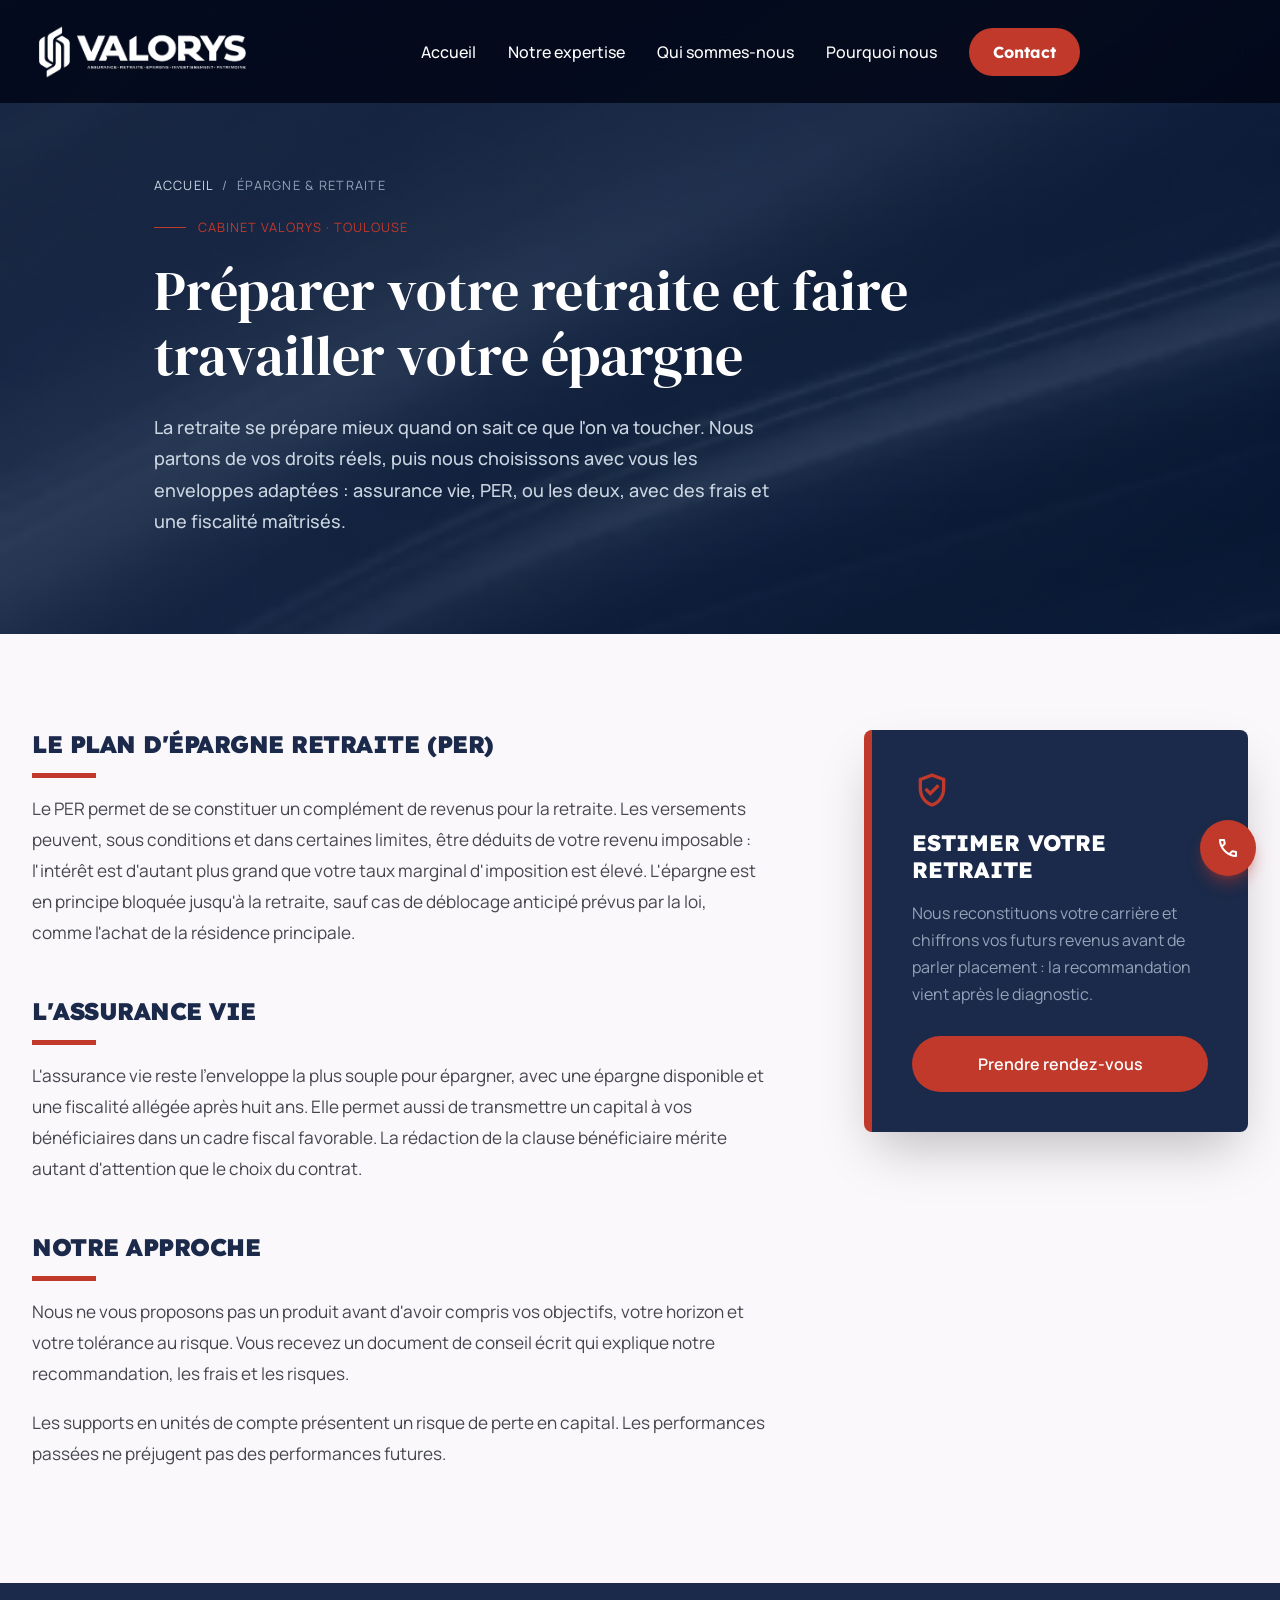
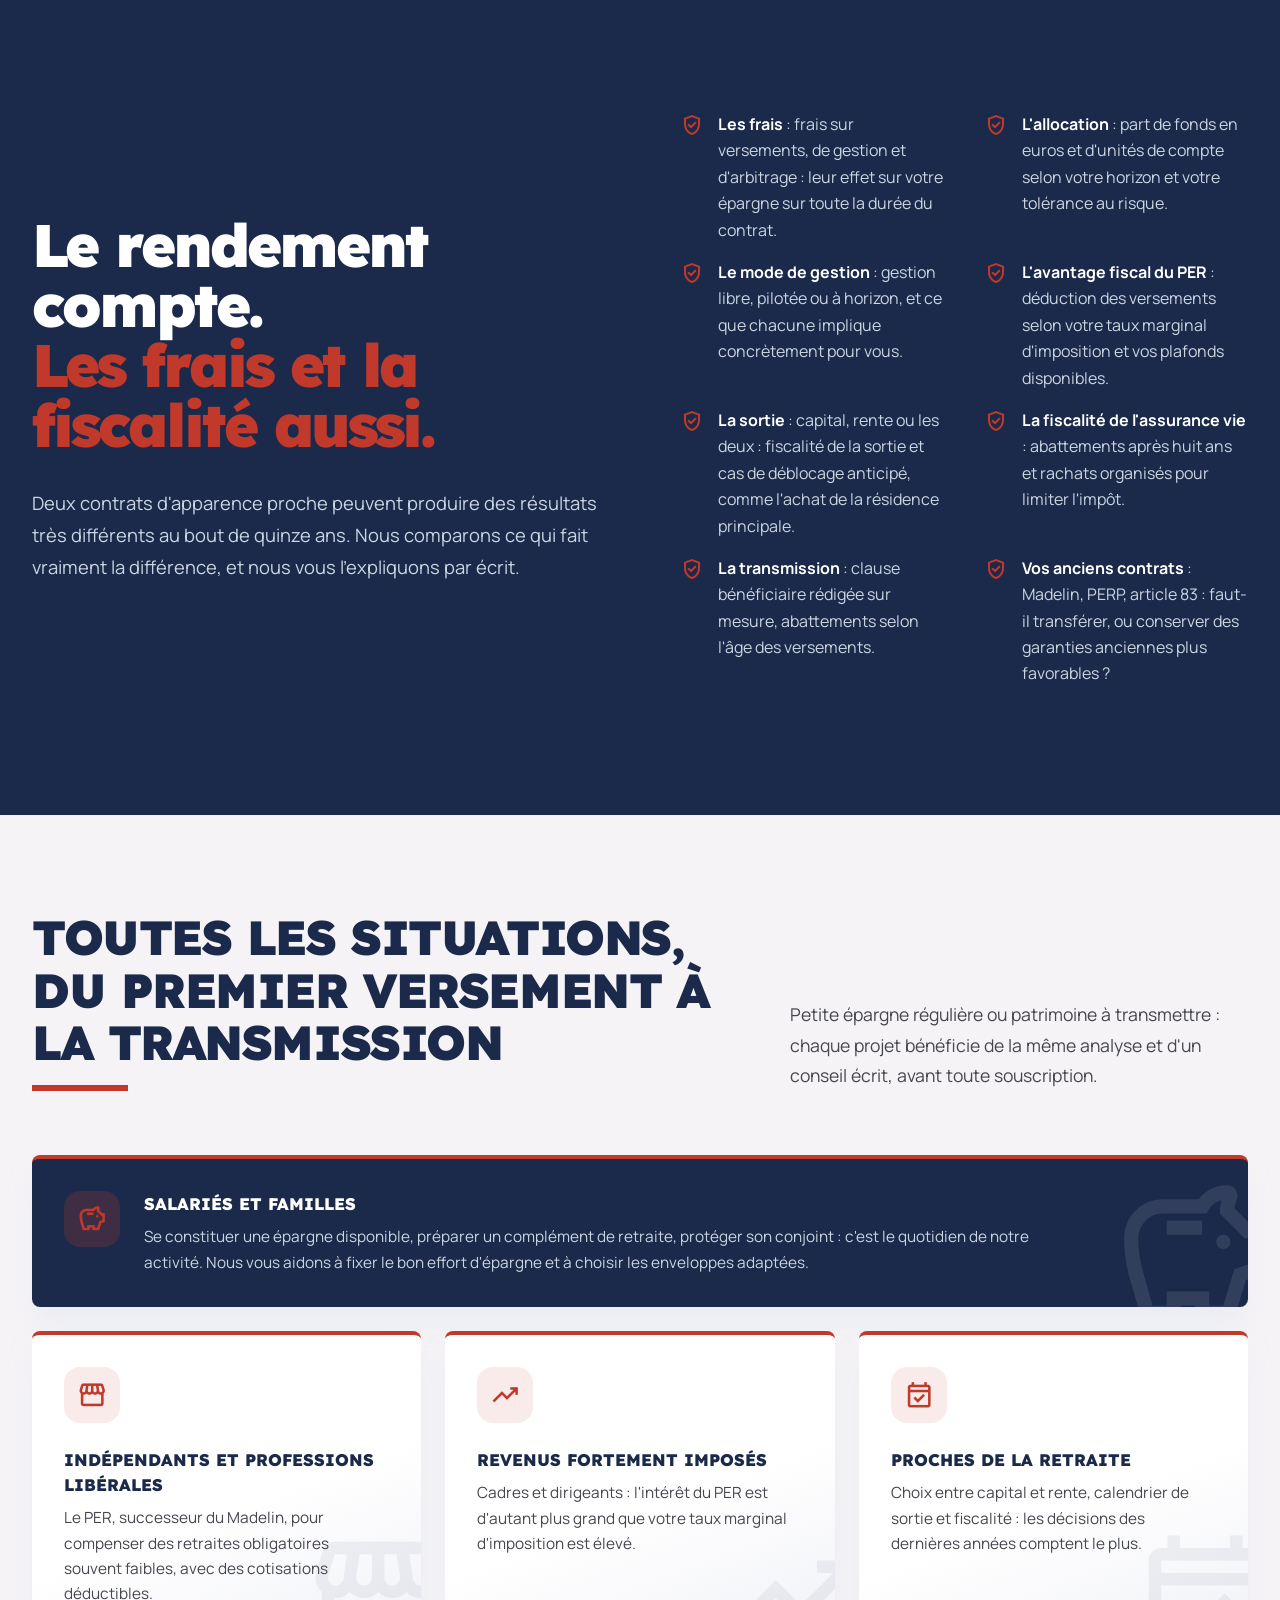
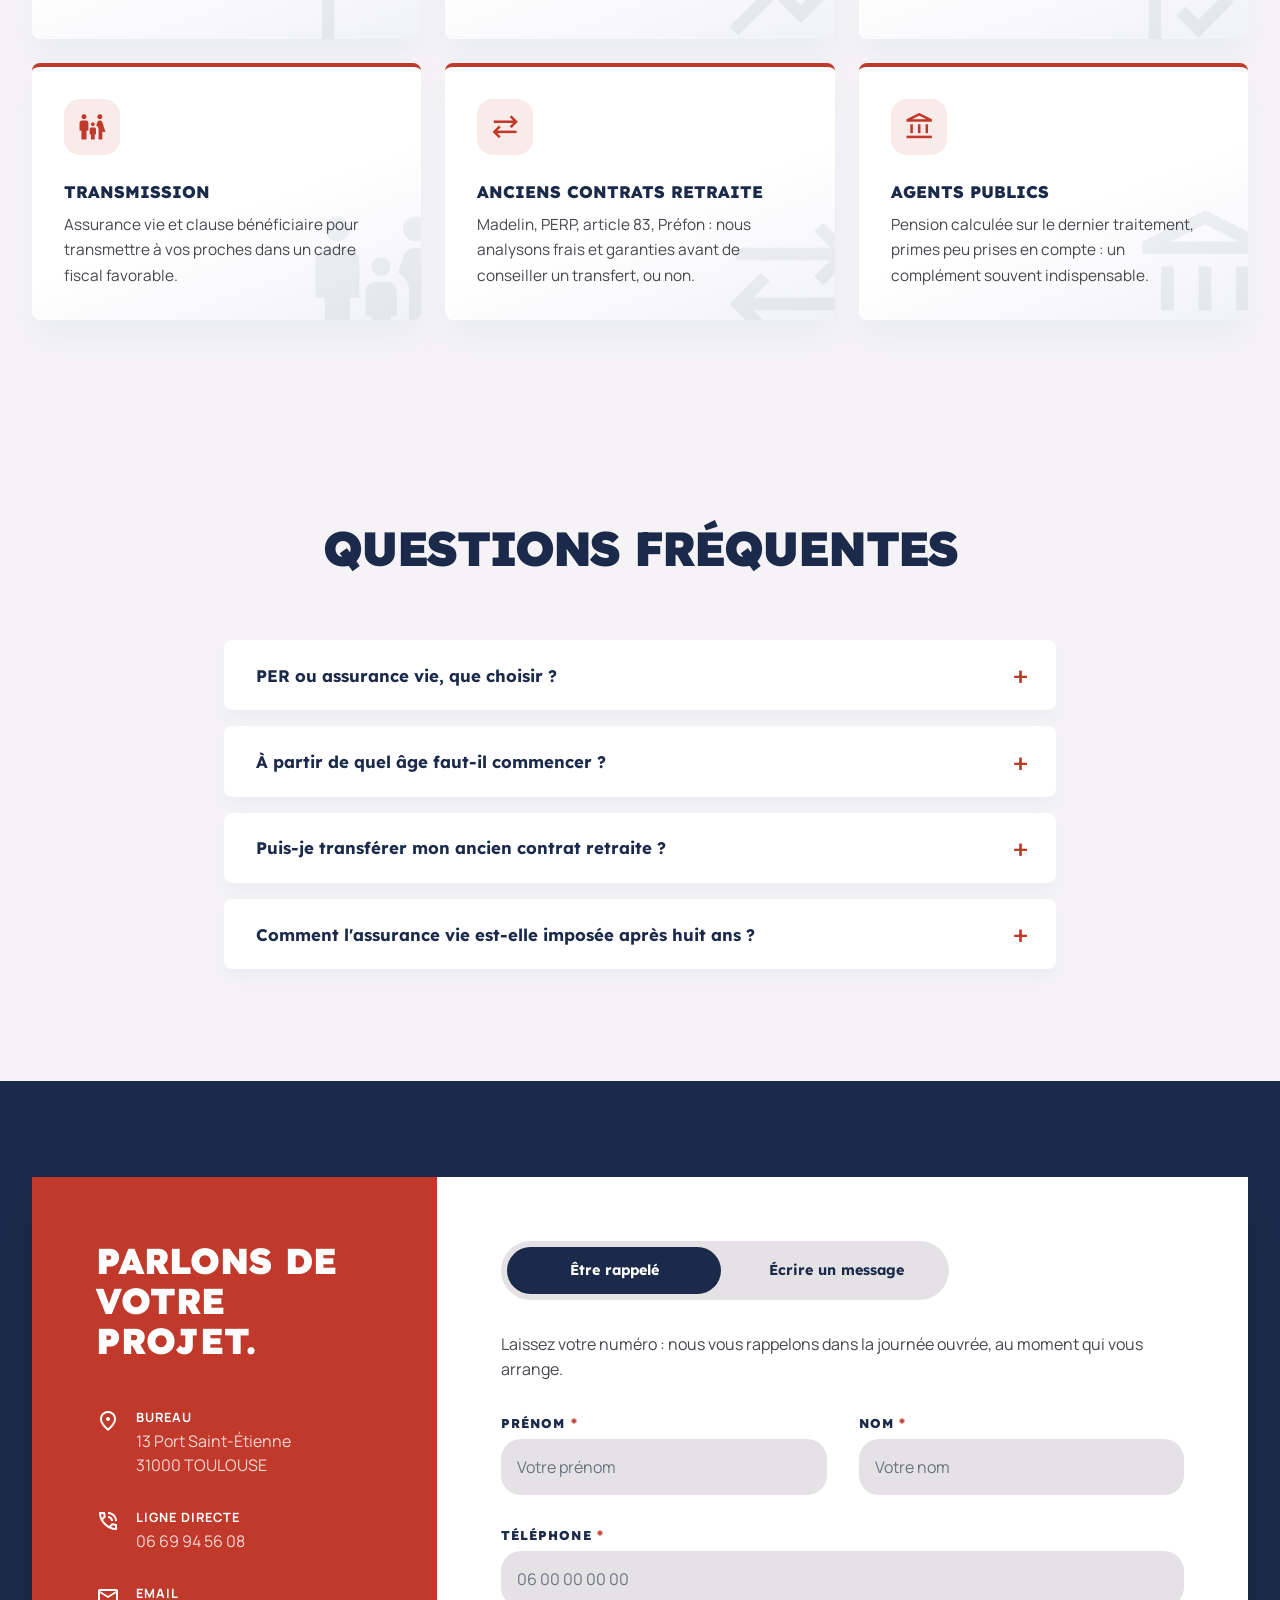
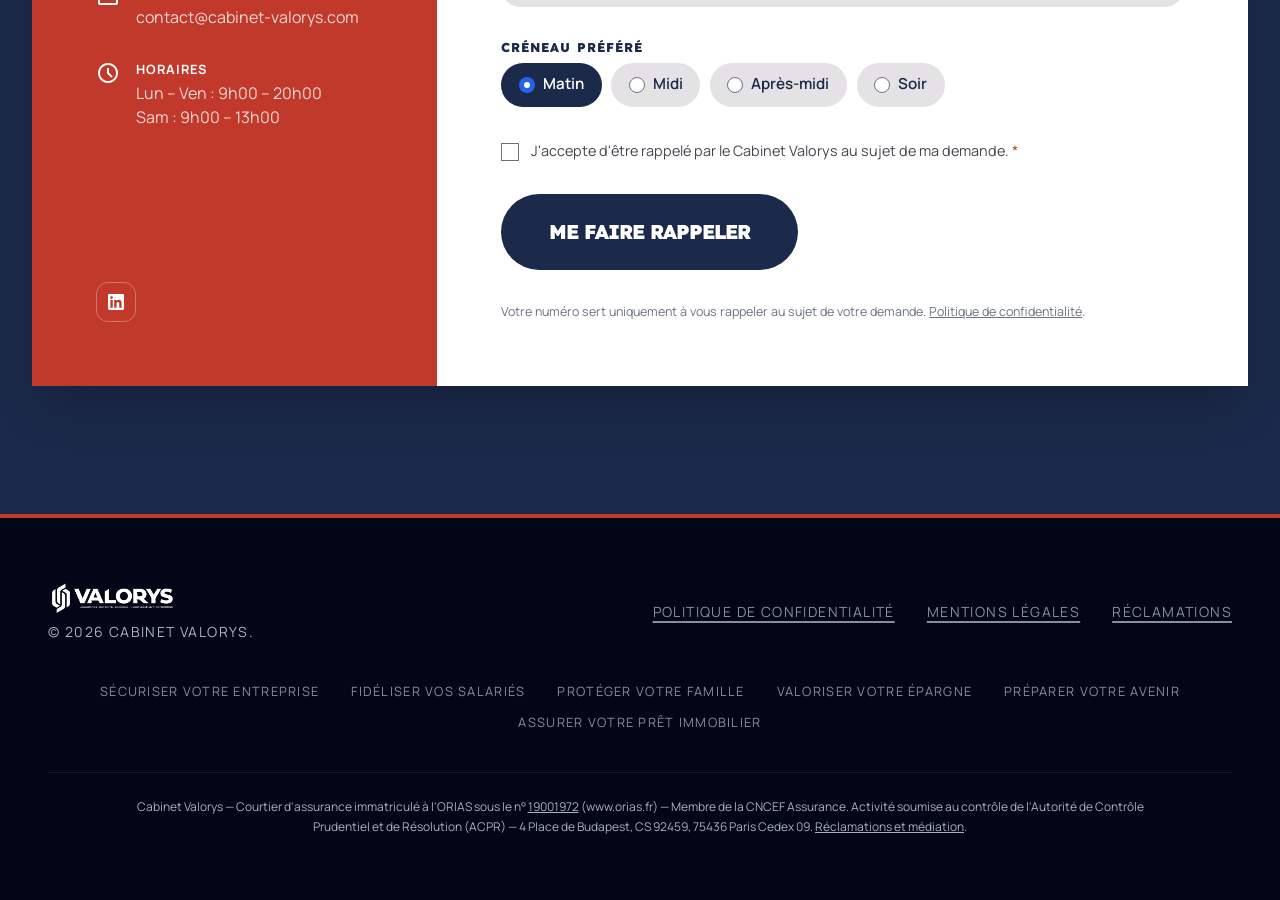
<file: epargne-retraite.html>
<!DOCTYPE html>
<html class="scroll-smooth" lang="fr-FR">
<head>
<meta charset="utf-8">
<meta content="width=device-width, initial-scale=1.0" name="viewport">
<script>document.documentElement.classList.add('js');</script>

<title>Assurance vie et PER à Toulouse : préparer sa retraite | Cabinet Valorys</title>
<meta name="description" content="Assurance vie, Plan d&#x27;épargne retraite individuel : préparer votre retraite, valoriser votre épargne et transmettre, avec un courtier indépendant à Toulouse.">
<meta name="robots" content="index, follow, max-image-preview:large, max-snippet:-1, max-video-preview:-1">
<meta name="author" content="Cabinet Valorys">
<meta name="geo.region" content="FR-31">
<meta name="geo.placename" content="Toulouse">
<meta name="geo.position" content="43.598;1.449">
<meta name="ICBM" content="43.598, 1.449">
<meta name="theme-color" content="#041534">
<meta name="format-detection" content="telephone=yes">
<link rel="canonical" href="https://www.cabinet-valorys.com/epargne-retraite.html">
<link rel="icon" href="/favicon.ico" sizes="48x48">
<link rel="icon" type="image/png" sizes="192x192" href="/public/icons/icon-192.png">
<link rel="apple-touch-icon" href="/public/icons/apple-touch-icon.png">
<link rel="manifest" href="/public/site.webmanifest">
<meta property="og:type" content="website">
<meta property="og:locale" content="fr_FR">
<meta property="og:site_name" content="Cabinet Valorys">
<meta property="og:title" content="Assurance vie et PER à Toulouse : préparer sa retraite | Cabinet Valorys">
<meta property="og:description" content="Assurance vie, Plan d&#x27;épargne retraite individuel : préparer votre retraite, valoriser votre épargne et transmettre, avec un courtier indépendant à Toulouse.">
<meta property="og:url" content="https://www.cabinet-valorys.com/epargne-retraite.html">
<meta property="og:image" content="https://www.cabinet-valorys.com/public/valorys_og_image_1200x630.jpg">
<meta property="og:image:width" content="1200">
<meta property="og:image:height" content="630">
<meta name="twitter:card" content="summary_large_image">
<meta name="twitter:title" content="Assurance vie et PER à Toulouse : préparer sa retraite | Cabinet Valorys">
<meta name="twitter:description" content="Assurance vie, Plan d&#x27;épargne retraite individuel : préparer votre retraite, valoriser votre épargne et transmettre, avec un courtier indépendant à Toulouse.">
<meta name="twitter:image" content="https://www.cabinet-valorys.com/public/valorys_og_image_1200x630.jpg">
<link rel="preload" as="font" type="font/woff2" href="/public/fonts/manrope-latin.woff2?v=101877a7" crossorigin>
<link rel="preload" as="font" type="font/woff2" href="/public/fonts/dm-serif-display-latin.woff2?v=436ae2f1" crossorigin>
<style>
        .material-symbols-outlined {
            font-variation-settings: 'FILL' 0, 'wght' 400, 'GRAD' 0, 'opsz' 24;
        }
        .text-glow-crimson {
            text-shadow: 0 0 20px rgba(192, 57, 43, 0.4);
        }
        .bg-architectural {
            background-image: linear-gradient(135deg, #1B2A4A 0%, #041534 100%);
        }

        /* =============================
           HERO ENTRANCE ANIMATIONS
        ============================== */
        .hero-badge {
            animation: fadeSlideUp 0.8s cubic-bezier(0.16, 1, 0.3, 1) 0.15s both;
        }
        .hero-title {
            animation: fadeSlideUp 0.9s cubic-bezier(0.16, 1, 0.3, 1) 0.35s both;
        }
        .hero-subtitle {
            animation: fadeSlideUp 0.9s cubic-bezier(0.16, 1, 0.3, 1) 0.55s both;
        }
        .hero-cta {
            animation: fadeSlideUp 0.9s cubic-bezier(0.16, 1, 0.3, 1) 0.75s both;
        }

        @keyframes fadeSlideUp {
            from {
                opacity: 0;
                transform: translateY(32px);
            }
            to {
                opacity: 1;
                transform: translateY(0);
            }
        }

        /* =============================
           SCROLL REVEAL
           (uniquement si JS actif : sans JS, le contenu reste visible)
        ============================== */
        .js .reveal {
            opacity: 0;
            transform: translateY(40px);
            transition: opacity 0.75s cubic-bezier(0.16, 1, 0.3, 1),
                        transform 0.75s cubic-bezier(0.16, 1, 0.3, 1);
        }
        .js .reveal.visible {
            opacity: 1;
            transform: translateY(0);
        }

        .js .reveal-left {
            opacity: 0;
            transform: translateX(-50px);
            transition: opacity 0.85s cubic-bezier(0.16, 1, 0.3, 1),
                        transform 0.85s cubic-bezier(0.16, 1, 0.3, 1);
        }
        .js .reveal-left.visible {
            opacity: 1;
            transform: translateX(0);
        }

        .js .reveal-right {
            opacity: 0;
            transform: translateX(50px);
            transition: opacity 0.85s cubic-bezier(0.16, 1, 0.3, 1),
                        transform 0.85s cubic-bezier(0.16, 1, 0.3, 1);
        }
        .js .reveal-right.visible {
            opacity: 1;
            transform: translateX(0);
        }

        /* Visiteurs ayant désactivé les animations dans leur système */
        @media (prefers-reduced-motion: reduce) {
            .hero-badge, .hero-title, .hero-subtitle, .hero-cta {
                animation: none;
            }
            .js .reveal, .js .reveal-left, .js .reveal-right {
                opacity: 1;
                transform: none;
                transition: none;
            }
        }

        /* Stagger delays */
        .stagger-1 { transition-delay: 0.1s; }
        .stagger-2 { transition-delay: 0.22s; }
        .stagger-3 { transition-delay: 0.34s; }
        .stagger-4 { transition-delay: 0.46s; }

        /* =============================
           SCROLL OFFSET FOR FIXED NAV
        ============================== */
        #solutions, #about, #contact {
            scroll-margin-top: 80px;
        }

        /* =============================
           NAV SCROLL EFFECT
        ============================== */
        #navbar {
            transition: padding-top 0.3s ease, padding-bottom 0.3s ease, box-shadow 0.3s ease;
        }
        #navbar.scrolled {
            padding-top: 0.875rem;
            padding-bottom: 0.875rem;
            box-shadow: 0 4px 32px rgba(0,0,0,0.35);
        }

        /* =============================
           MOBILE MENU
        ============================== */
        #mobile-menu {
            max-height: 0;
            overflow: hidden;
            transition: max-height 0.45s cubic-bezier(0.16, 1, 0.3, 1);
        }
        #mobile-menu.open {
            max-height: 480px;
        }

        /* =============================
           COUNTER
        ============================== */
        .counter-wrap {
            display: inline-block;
        }
        /* Le chiffre réel reste dans le HTML (robots, lecteurs d'écran) ;
           pendant l'animation, il est masqué et la valeur animée s'affiche par-dessus */
        .counter.is-counting {
            position: relative;
            -webkit-text-fill-color: transparent;
        }
        .counter.is-counting::after {
            content: attr(data-count);
            position: absolute;
            left: 0;
            top: 0;
            -webkit-text-fill-color: currentColor;
        }
    </style>
<link rel="stylesheet" href="/public/css/site.css?v=4611ba43">
<link rel="stylesheet" href="/public/css/extra.css?v=60cef03a">
<script type="application/ld+json">{
 "@context": "https://schema.org",
 "@type": "FAQPage",
 "mainEntity": [
  {
   "@type": "Question",
   "name": "PER ou assurance vie, que choisir ?",
   "acceptedAnswer": {
    "@type": "Answer",
    "text": "Ils répondent à des objectifs différents. Le PER est pensé pour la retraite, avec un avantage fiscal à l'entrée et une épargne bloquée. L'assurance vie est plus souple et adaptée à la transmission. Beaucoup de nos clients combinent les deux."
   }
  },
  {
   "@type": "Question",
   "name": "À partir de quel âge faut-il commencer ?",
   "acceptedAnswer": {
    "@type": "Answer",
    "text": "Le plus tôt possible, même avec de petits montants, car le temps joue en votre faveur. Un bilan retraite permet de mesurer l'écart entre vos revenus actuels et votre future pension."
   }
  },
  {
   "@type": "Question",
   "name": "Puis-je transférer mon ancien contrat retraite ?",
   "acceptedAnswer": {
    "@type": "Answer",
    "text": "Les anciens contrats (Madelin, article 83, PERP) peuvent en général être transférés vers un PER. Nous analysons les frais et les garanties de votre contrat avant de vous conseiller de le faire ou non."
   }
  },
  {
   "@type": "Question",
   "name": "Comment l'assurance vie est-elle imposée après huit ans ?",
   "acceptedAnswer": {
    "@type": "Answer",
    "text": "Après huit ans, les gains retirés bénéficient chaque année d'un abattement de 4 600 € pour une personne seule et de 9 200 € pour un couple soumis à imposition commune, avant application de l'impôt. Les prélèvements sociaux restent dus."
   }
  }
 ]
}</script>
<script type="application/ld+json">{
 "@context": "https://schema.org",
 "@type": "BreadcrumbList",
 "itemListElement": [
  {
   "@type": "ListItem",
   "position": 1,
   "name": "Accueil",
   "item": "https://www.cabinet-valorys.com/"
  },
  {
   "@type": "ListItem",
   "position": 2,
   "name": "Épargne & retraite",
   "item": "https://www.cabinet-valorys.com/epargne-retraite.html"
  }
 ]
}</script>
</head>
<body class="bg-background text-on-surface font-body selection:bg-secondary selection:text-white">

<!-- ===== TOP NAV ===== -->
<nav id="navbar" class="fixed top-0 w-full z-50 bg-slate-950/85 backdrop-blur-xl px-8 py-6 max-w-full mx-auto">
    <div class="flex justify-between items-center">
        <a href="/" class="flex items-center">
            <img src="/public/Valorys_vectoriser.webp" alt="Cabinet Valorys - Courtier en assurance à Toulouse" width="221" height="55" fetchpriority="high" decoding="async" class="h-[55px] w-auto" style="filter: brightness(0) invert(1);">
        </a>
        <div class="hidden md:flex items-center gap-8">
            <a class="nav-link text-white font-body font-medium hover:text-secondary transition-colors duration-200 relative group" href="/">
                Accueil
                <span class="absolute -bottom-1 left-0 w-0 h-0.5 bg-secondary transition-all duration-300 group-hover:w-full"></span>
            </a>
            <div class="v-dd">
            <a class="nav-link text-white font-body font-medium hover:text-secondary transition-colors duration-200 relative group" href="/#solutions">
                Notre expertise
                <span class="absolute -bottom-1 left-0 w-0 h-0.5 bg-secondary transition-all duration-300 group-hover:w-full"></span>
            </a>
                <div class="v-dd-panel" role="menu"><a role="menuitem" href="/protection-entreprise.html"><span class="v-nav-t">Sécuriser votre entreprise</span><span class="v-nav-c">RC Pro · Multirisque · Décennale · Protection juridique</span></a><a role="menuitem" href="/epargne-entreprise.html"><span class="v-nav-t">Fidéliser vos salariés</span><span class="v-nav-c">PEE · PEI · PERECO · IFC</span></a><a role="menuitem" href="/prevoyance-sante.html"><span class="v-nav-t">Protéger votre famille</span><span class="v-nav-c">Prévoyance · Santé · Individuelle &amp; collective</span></a><a role="menuitem" href="/epargne-retraite.html"><span class="v-nav-t">Valoriser votre épargne</span><span class="v-nav-c">Assurance vie · PER · Capitalisation</span></a><a role="menuitem" href="/bilan-retraite.html"><span class="v-nav-t">Préparer votre avenir</span><span class="v-nav-c">Bilan retraite · Audit patrimonial</span></a><a role="menuitem" href="/assurance-emprunteur.html"><span class="v-nav-t">Assurer votre prêt immobilier</span><span class="v-nav-c">Assurance emprunteur · Loi Lemoine</span></a></div>
            </div>
            <a class="nav-link text-white font-body font-medium hover:text-secondary transition-colors duration-200 relative group" href="/#about">
                Qui sommes-nous
                <span class="absolute -bottom-1 left-0 w-0 h-0.5 bg-secondary transition-all duration-300 group-hover:w-full"></span>
            </a>
            <a class="nav-link text-white font-body font-medium hover:text-secondary transition-colors duration-200 relative group" href="/#pourquoi">
                Pourquoi nous
                <span class="absolute -bottom-1 left-0 w-0 h-0.5 bg-secondary transition-all duration-300 group-hover:w-full"></span>
            </a>
            <a href="/#contact" class="bg-secondary text-on-secondary px-6 py-3 font-headline font-bold rounded-[40px] hover:scale-95 transition-all duration-200 ease-in-out">
                Contact
            </a>
        </div>
        <div class="flex items-center gap-4">
            <button id="hamburger" type="button" class="md:hidden text-white p-2 focus:outline-none" aria-label="Menu" aria-controls="mobile-menu" aria-expanded="false">
                <span id="hamburger-icon" class="material-symbols-outlined text-3xl" aria-hidden="true">menu</span>
            </button>
        </div>
    </div>
    <div id="mobile-menu">
        <div class="flex flex-col gap-5 pt-6 pb-4 border-t border-white/10 mt-4">
            <a class="text-white font-body text-lg hover:text-secondary transition-colors" href="/" onclick="closeMenu()">Accueil</a>
            <a class="text-white font-body text-lg hover:text-secondary transition-colors" href="/#solutions" onclick="closeMenu()">Notre expertise</a>
            <div class="v-mob-sub"><a onclick="closeMenu()" href="/protection-entreprise.html"><span class="v-nav-t">Sécuriser votre entreprise</span><span class="v-nav-c">RC Pro · Multirisque · Décennale · Protection juridique</span></a><a onclick="closeMenu()" href="/epargne-entreprise.html"><span class="v-nav-t">Fidéliser vos salariés</span><span class="v-nav-c">PEE · PEI · PERECO · IFC</span></a><a onclick="closeMenu()" href="/prevoyance-sante.html"><span class="v-nav-t">Protéger votre famille</span><span class="v-nav-c">Prévoyance · Santé · Individuelle &amp; collective</span></a><a onclick="closeMenu()" href="/epargne-retraite.html"><span class="v-nav-t">Valoriser votre épargne</span><span class="v-nav-c">Assurance vie · PER · Capitalisation</span></a><a onclick="closeMenu()" href="/bilan-retraite.html"><span class="v-nav-t">Préparer votre avenir</span><span class="v-nav-c">Bilan retraite · Audit patrimonial</span></a><a onclick="closeMenu()" href="/assurance-emprunteur.html"><span class="v-nav-t">Assurer votre prêt immobilier</span><span class="v-nav-c">Assurance emprunteur · Loi Lemoine</span></a></div>
            <a class="text-white font-body text-lg hover:text-secondary transition-colors" href="/#about" onclick="closeMenu()">Qui sommes-nous</a>
            <a class="text-white font-body text-lg hover:text-secondary transition-colors" href="/#pourquoi" onclick="closeMenu()">Pourquoi nous</a>
            <a href="/#contact" onclick="closeMenu()" class="bg-secondary text-white px-6 py-3 font-body font-bold rounded-[40px] hover:scale-95 transition-all duration-200 w-full mt-2 text-center">
                Contact
            </a>
        </div>
    </div>
</nav>

<section class="relative overflow-hidden bg-architectural v-page-hero">
    <div class="absolute inset-0 z-[3] opacity-20 pointer-events-none" aria-hidden="true">
        <img alt="" role="presentation" width="512" height="512" decoding="async" class="w-full h-full object-cover" src="/public/hero-texture.webp">
    </div>
    <div class="v-inner">
        <p class="v-crumbs hero-badge"><a href="/">Accueil</a> &nbsp;/&nbsp; Épargne &amp; retraite</p>
        <div class="hero-badge flex items-center gap-3 mb-6">
            <span class="block w-8 h-px bg-secondary"></span>
            <span class="text-secondary font-body uppercase tracking-widest text-xs">Cabinet Valorys · Toulouse</span>
        </div>
        <h1 class="hero-title">Préparer votre retraite et faire travailler votre épargne</h1>
        <p class="v-lead hero-subtitle">La retraite se prépare mieux quand on sait ce que l'on va toucher. Nous partons de vos droits réels, puis nous choisissons avec vous les enveloppes adaptées : assurance vie, PER, ou les deux, avec des frais et une fiscalité maîtrisés.</p>
    </div>
</section>

<section class="v-body">
    <div class="container mx-auto px-8 v-grid">
        <div class="v-prose reveal"><h2>Le Plan d'épargne retraite (PER)</h2>
<p>Le PER permet de se constituer un complément de revenus pour la retraite. Les versements peuvent, sous conditions et dans certaines limites, être déduits de votre revenu imposable : l'intérêt est d'autant plus grand que votre taux marginal d'imposition est élevé. L'épargne est en principe bloquée jusqu'à la retraite, sauf cas de déblocage anticipé prévus par la loi, comme l'achat de la résidence principale.</p>
<h2>L'assurance vie</h2>
<p>L'assurance vie reste l'enveloppe la plus souple pour épargner, avec une épargne disponible et une fiscalité allégée après huit ans. Elle permet aussi de transmettre un capital à vos bénéficiaires dans un cadre fiscal favorable. La rédaction de la clause bénéficiaire mérite autant d'attention que le choix du contrat.</p>
<h2>Notre approche</h2>
<p>Nous ne vous proposons pas un produit avant d'avoir compris vos objectifs, votre horizon et votre tolérance au risque. Vous recevez un document de conseil écrit qui explique notre recommandation, les frais et les risques.</p>
<p>Les supports en unités de compte présentent un risque de perte en capital. Les performances passées ne préjugent pas des performances futures.</p></div>
        <aside class="v-aside reveal-right">
            <span class="material-symbols-outlined" aria-hidden="true">verified_user</span>
            <h3>Estimer votre retraite</h3>
            <p>Nous reconstituons votre carrière et chiffrons vos futurs revenus avant de parler placement : la recommandation vient après le diagnostic.</p>
            <a class="v-btn" href="#contact">Prendre rendez-vous</a>
        </aside>
    </div>
</section>

<section class="py-32 bg-primary relative overflow-hidden" id="analyse">
    <div class="container mx-auto px-8 relative z-10">
        <div class="grid grid-cols-1 lg:grid-cols-2 gap-20 items-center">
            <div class="reveal-left">
                <h2 class="font-headline font-black text-3xl md:text-5xl lg:text-6xl text-white mb-8 leading-tight tracking-tighter">Le rendement compte.<br><span class="text-secondary">Les frais et la fiscalité aussi.</span></h2>
                <p class="v-lead-dark">Deux contrats d'apparence proche peuvent produire des résultats très différents au bout de quinze ans. Nous comparons ce qui fait vraiment la différence, et nous vous l'expliquons par écrit.</p>
            </div>
            <ul class="v-checks reveal-right"><li><span class="material-symbols-outlined" aria-hidden="true">verified_user</span><span><strong>Les frais</strong> : frais sur versements, de gestion et d'arbitrage : leur effet sur votre épargne sur toute la durée du contrat.</span></li><li><span class="material-symbols-outlined" aria-hidden="true">verified_user</span><span><strong>L'allocation</strong> : part de fonds en euros et d'unités de compte selon votre horizon et votre tolérance au risque.</span></li><li><span class="material-symbols-outlined" aria-hidden="true">verified_user</span><span><strong>Le mode de gestion</strong> : gestion libre, pilotée ou à horizon, et ce que chacune implique concrètement pour vous.</span></li><li><span class="material-symbols-outlined" aria-hidden="true">verified_user</span><span><strong>L'avantage fiscal du PER</strong> : déduction des versements selon votre taux marginal d'imposition et vos plafonds disponibles.</span></li><li><span class="material-symbols-outlined" aria-hidden="true">verified_user</span><span><strong>La sortie</strong> : capital, rente ou les deux : fiscalité de la sortie et cas de déblocage anticipé, comme l'achat de la résidence principale.</span></li><li><span class="material-symbols-outlined" aria-hidden="true">verified_user</span><span><strong>La fiscalité de l'assurance vie</strong> : abattements après huit ans et rachats organisés pour limiter l'impôt.</span></li><li><span class="material-symbols-outlined" aria-hidden="true">verified_user</span><span><strong>La transmission</strong> : clause bénéficiaire rédigée sur mesure, abattements selon l'âge des versements.</span></li><li><span class="material-symbols-outlined" aria-hidden="true">verified_user</span><span><strong>Vos anciens contrats</strong> : Madelin, PERP, article 83 : faut-il transférer, ou conserver des garanties anciennes plus favorables ?</span></li></ul>
        </div>
    </div>
</section>
<section class="py-24 bg-surface-container-low" id="profils">
    <div class="container mx-auto px-8">
        <div class="v-head-row reveal">
            <div><h2 class="v-section-title">Toutes les situations, du premier versement à la transmission</h2><div class="v-bar"></div></div>
            <p class="v-lead-light">Petite épargne régulière ou patrimoine à transmettre : chaque projet bénéficie de la même analyse et d'un conseil écrit, avant toute souscription.</p>
        </div>
        <div class="v-trust v-trust3 reveal">
            <div class="v-trust-wide"><span class="v-card-ico v-ico-dark"><span class="material-symbols-outlined" aria-hidden="true">savings</span></span><div><h3>Salariés et familles</h3><p>Se constituer une épargne disponible, préparer un complément de retraite, protéger son conjoint : c'est le quotidien de notre activité. Nous vous aidons à fixer le bon effort d'épargne et à choisir les enveloppes adaptées.</p></div><div class="v-card-mark" aria-hidden="true"><span class="material-symbols-outlined">savings</span></div></div>
            <div class="v-tcard"><span class="v-card-ico"><span class="material-symbols-outlined" aria-hidden="true">storefront</span></span><h3>Indépendants et professions libérales</h3><p>Le PER, successeur du Madelin, pour compenser des retraites obligatoires souvent faibles, avec des cotisations déductibles.</p><div class="v-card-mark" aria-hidden="true"><span class="material-symbols-outlined">storefront</span></div></div><div class="v-tcard"><span class="v-card-ico"><span class="material-symbols-outlined" aria-hidden="true">trending_up</span></span><h3>Revenus fortement imposés</h3><p>Cadres et dirigeants : l'intérêt du PER est d'autant plus grand que votre taux marginal d'imposition est élevé.</p><div class="v-card-mark" aria-hidden="true"><span class="material-symbols-outlined">trending_up</span></div></div><div class="v-tcard"><span class="v-card-ico"><span class="material-symbols-outlined" aria-hidden="true">event_available</span></span><h3>Proches de la retraite</h3><p>Choix entre capital et rente, calendrier de sortie et fiscalité : les décisions des dernières années comptent le plus.</p><div class="v-card-mark" aria-hidden="true"><span class="material-symbols-outlined">event_available</span></div></div><div class="v-tcard"><span class="v-card-ico"><span class="material-symbols-outlined" aria-hidden="true">family_restroom</span></span><h3>Transmission</h3><p>Assurance vie et clause bénéficiaire pour transmettre à vos proches dans un cadre fiscal favorable.</p><div class="v-card-mark" aria-hidden="true"><span class="material-symbols-outlined">family_restroom</span></div></div><div class="v-tcard"><span class="v-card-ico"><span class="material-symbols-outlined" aria-hidden="true">sync_alt</span></span><h3>Anciens contrats retraite</h3><p>Madelin, PERP, article 83, Préfon : nous analysons frais et garanties avant de conseiller un transfert, ou non.</p><div class="v-card-mark" aria-hidden="true"><span class="material-symbols-outlined">sync_alt</span></div></div><div class="v-tcard"><span class="v-card-ico"><span class="material-symbols-outlined" aria-hidden="true">account_balance</span></span><h3>Agents publics</h3><p>Pension calculée sur le dernier traitement, primes peu prises en compte : un complément souvent indispensable.</p><div class="v-card-mark" aria-hidden="true"><span class="material-symbols-outlined">account_balance</span></div></div>
        </div>
    </div>
</section>
<section class="v-faq">
    <div class="container mx-auto px-8">
        <h2 class="reveal">Questions fréquentes</h2>
        <div class="v-faq-list reveal"><details><summary>PER ou assurance vie, que choisir ?</summary><p>Ils répondent à des objectifs différents. Le PER est pensé pour la retraite, avec un avantage fiscal à l&#x27;entrée et une épargne bloquée. L&#x27;assurance vie est plus souple et adaptée à la transmission. Beaucoup de nos clients combinent les deux.</p></details><details><summary>À partir de quel âge faut-il commencer ?</summary><p>Le plus tôt possible, même avec de petits montants, car le temps joue en votre faveur. Un bilan retraite permet de mesurer l&#x27;écart entre vos revenus actuels et votre future pension.</p></details><details><summary>Puis-je transférer mon ancien contrat retraite ?</summary><p>Les anciens contrats (Madelin, article 83, PERP) peuvent en général être transférés vers un PER. Nous analysons les frais et les garanties de votre contrat avant de vous conseiller de le faire ou non.</p></details><details><summary>Comment l&#x27;assurance vie est-elle imposée après huit ans ?</summary><p>Après huit ans, les gains retirés bénéficient chaque année d&#x27;un abattement de 4 600 € pour une personne seule et de 9 200 € pour un couple soumis à imposition commune, avant application de l&#x27;impôt. Les prélèvements sociaux restent dus.</p></details></div>
    </div>
</section>

<!-- ===== CONTACT ===== -->
<section class="bg-primary pt-24 pb-32" id="contact">
    <div class="container mx-auto px-8">
        <div class="bg-white rounded-none flex flex-col lg:flex-row overflow-hidden shadow-2xl reveal">
            <div class="lg:w-1/3 bg-secondary p-12 lg:p-16 flex flex-col justify-between">
                <div>
                    <h2 class="font-headline font-black text-3xl md:text-4xl text-white mb-8 uppercase leading-none">Parlons de votre projet.</h2>
                    <div class="space-y-8 mt-12">
                        <div class="flex items-start gap-4">
                            <span class="material-symbols-outlined text-white" aria-hidden="true">location_on</span>
                            <div>
                                <p class="text-white font-bold uppercase tracking-widest text-xs mb-1">Bureau</p>
                                <p class="text-white/80">13 Port Saint-Étienne<br>31000 TOULOUSE</p>
                            </div>
                        </div>
                        <div class="flex items-start gap-4">
                            <span class="material-symbols-outlined text-white" aria-hidden="true">phone_in_talk</span>
                            <div>
                                <p class="text-white font-bold uppercase tracking-widest text-xs mb-1">Ligne directe</p>
                                <p class="text-white/80"><a href="tel:+33669945608" class="hover:text-white hover:underline underline-offset-4">06 69 94 56 08</a></p>
                            </div>
                        </div>
                        <div class="flex items-start gap-4">
                            <span class="material-symbols-outlined text-white" aria-hidden="true">mail</span>
                            <div>
                                <p class="text-white font-bold uppercase tracking-widest text-xs mb-1">Email</p>
                                <p class="text-white/80"><a href="mailto:contact@cabinet-valorys.com" class="hover:text-white hover:underline underline-offset-4">contact@cabinet-valorys.com</a></p>
                            </div>
                        </div>
                        <div class="flex items-start gap-4">
                            <span class="material-symbols-outlined text-white" aria-hidden="true">schedule</span>
                            <div>
                                <p class="text-white font-bold uppercase tracking-widest text-xs mb-1">Horaires</p>
                                <p class="text-white/80">Lun – Ven : 9h00 – 20h00<br>Sam : 9h00 – 13h00</p>
                            </div>
                        </div>
                    </div>
                </div>
                <div class="pt-12">
                    <div class="flex gap-4">
                        <a href="https://www.linkedin.com/in/michael-puxeddu-17773918a/" target="_blank" rel="noopener" aria-label="LinkedIn de Michaël Puxeddu" class="w-10 h-10 border border-white/30 rounded-full flex items-center justify-center text-white hover:bg-white hover:text-secondary transition-all cursor-pointer">
                            <svg xmlns="http://www.w3.org/2000/svg" width="16" height="16" fill="currentColor" viewBox="0 0 24 24" aria-hidden="true" focusable="false"><path d="M20.447 20.452h-3.554v-5.569c0-1.328-.027-3.037-1.852-3.037-1.853 0-2.136 1.445-2.136 2.939v5.667H9.351V9h3.414v1.561h.046c.477-.9 1.637-1.85 3.37-1.85 3.601 0 4.267 2.37 4.267 5.455v6.286zM5.337 7.433a2.062 2.062 0 0 1-2.063-2.065 2.064 2.064 0 1 1 2.063 2.065zm1.782 13.019H3.555V9h3.564v11.452zM22.225 0H1.771C.792 0 0 .774 0 1.729v20.542C0 23.227.792 24 1.771 24h20.451C23.2 24 24 23.227 24 22.271V1.729C24 .774 23.2 0 22.222 0h.003z"></path></svg>
                        </a>
                    </div>
                </div>
            </div>
            <div class="lg:w-2/3 p-12 lg:p-16 bg-white">
                <div class="v-tabs" role="tablist" aria-label="Type de contact">
                    <button type="button" role="tab" id="tab-rappel" aria-controls="panel-rappel" aria-selected="true" data-tab="rappel">Être rappelé</button>
                    <button type="button" role="tab" id="tab-message" aria-controls="panel-message" aria-selected="false" data-tab="message">Écrire un message</button>
                </div>
                <form id="callback-form" class="space-y-8" novalidate role="tabpanel" aria-labelledby="tab-rappel" data-panel="rappel">
                    <p class="v-tab-intro">Laissez votre numéro : nous vous rappelons dans la journée ouvrée, au moment qui vous arrange.</p>
                    <div class="grid grid-cols-1 md:grid-cols-2 gap-8">
                        <div class="relative group">
                            <label for="cb-name" class="block text-primary font-headline font-extrabold uppercase text-xs tracking-widest mb-2">Prénom <span class="text-secondary">*</span></label>
                            <input id="cb-name" name="firstname" required maxlength="60" autocomplete="given-name" class="w-full bg-surface-container-highest border-none p-4 font-body focus:ring-2 focus:ring-primary/40 transition-all rounded-[20px]" placeholder="Votre prénom" type="text">
                        </div>
                        <div class="relative group">
                            <label for="cb-lastname" class="block text-primary font-headline font-extrabold uppercase text-xs tracking-widest mb-2">Nom <span class="text-secondary">*</span></label>
                            <input id="cb-lastname" name="lastname" required maxlength="60" autocomplete="family-name" class="w-full bg-surface-container-highest border-none p-4 font-body focus:ring-2 focus:ring-primary/40 transition-all rounded-[20px]" placeholder="Votre nom" type="text">
                        </div>
                    </div>
                    <div class="grid grid-cols-1 gap-8">
                        <div class="relative group">
                            <label for="cb-phone" class="block text-primary font-headline font-extrabold uppercase text-xs tracking-widest mb-2">Téléphone <span class="text-secondary">*</span></label>
                            <input id="cb-phone" name="phone" required autocomplete="tel" inputmode="tel" class="w-full bg-surface-container-highest border-none p-4 font-body focus:ring-2 focus:ring-primary/40 transition-all rounded-[20px]" placeholder="06 00 00 00 00" type="tel">
                        </div>
                    </div>
                    <fieldset class="v-slots"><legend class="block text-primary font-headline font-extrabold uppercase text-xs tracking-widest mb-2">Créneau préféré</legend>
                        <label><input type="radio" name="slot" value="Matin (9h – 12h)" checked> Matin</label>
                        <label><input type="radio" name="slot" value="Midi (12h – 14h)"> Midi</label>
                        <label><input type="radio" name="slot" value="Après-midi (14h – 18h)"> Après-midi</label>
                        <label><input type="radio" name="slot" value="Soir (18h – 20h)"> Soir</label>
                    </fieldset>
                    <input type="hidden" id="cb-type" value="Plan d&#x27;épargne retraite (PER)">
                    <div class="sr-only" aria-hidden="true"><label for="cb-website">Ne pas remplir ce champ</label><input id="cb-website" type="text" tabindex="-1" autocomplete="off"></div>
                    <label class="v-consent" for="cb-consent"><input id="cb-consent" type="checkbox" required> <span>J'accepte d'être rappelé par le Cabinet Valorys au sujet de ma demande. <span class="text-secondary">*</span></span></label>
                    <div id="cb-feedback" class="hidden rounded-[20px] p-4 text-sm font-body font-semibold" role="status" aria-live="polite"></div>
                    <button id="cb-submit" type="submit" class="bg-primary text-white font-headline font-black text-xl py-6 px-12 uppercase tracking-tighter hover:bg-secondary transition-colors duration-300 w-full md:w-auto rounded-[40px] flex items-center justify-center gap-3 disabled:opacity-60 disabled:cursor-not-allowed">
                        <span id="cb-btn-label">Me faire rappeler</span>
                    </button>
                    <p class="v-form-legal">Votre numéro sert uniquement à vous rappeler au sujet de votre demande. <a href="/mentions-legales.html#politique-confidentialite">Politique de confidentialité</a>.</p>
                </form>
                <form id="contact-form" class="space-y-8" novalidate role="tabpanel" aria-labelledby="tab-message" data-panel="message" hidden>
                    <div class="grid grid-cols-1 md:grid-cols-2 gap-8">
                        <div class="relative group">
                            <label for="cf-name" class="block text-primary font-headline font-extrabold uppercase text-xs tracking-widest mb-2">Prénom <span class="text-secondary">*</span></label>
                            <input id="cf-name" name="firstname" required maxlength="60" autocomplete="given-name" class="w-full bg-surface-container-highest border-none p-4 font-body focus:ring-2 focus:ring-primary/40 transition-all rounded-[20px]" placeholder="Votre prénom" type="text">
                        </div>
                        <div class="relative group">
                            <label for="cf-lastname" class="block text-primary font-headline font-extrabold uppercase text-xs tracking-widest mb-2">Nom <span class="text-secondary">*</span></label>
                            <input id="cf-lastname" name="lastname" required maxlength="60" autocomplete="family-name" class="w-full bg-surface-container-highest border-none p-4 font-body focus:ring-2 focus:ring-primary/40 transition-all rounded-[20px]" placeholder="Votre nom" type="text">
                        </div>
                    </div>
                    <div class="grid grid-cols-1 md:grid-cols-2 gap-8">
                        <div class="relative group">
                            <label for="cf-email" class="block text-primary font-headline font-extrabold uppercase text-xs tracking-widest mb-2">Adresse e-mail <span class="text-secondary">*</span></label>
                            <input id="cf-email" name="email" required maxlength="150" autocomplete="email" inputmode="email" class="w-full bg-surface-container-highest border-none p-4 font-body focus:ring-2 focus:ring-primary/40 transition-all rounded-[20px]" placeholder="votre@email.fr" type="email">
                        </div>
                        <div class="relative group">
                            <label for="cf-phone" class="block text-primary font-headline font-extrabold uppercase text-xs tracking-widest mb-2">Téléphone</label>
                            <input id="cf-phone" name="phone" autocomplete="tel" inputmode="tel" class="w-full bg-surface-container-highest border-none p-4 font-body focus:ring-2 focus:ring-primary/40 transition-all rounded-[20px]" placeholder="06 00 00 00 00" type="tel">
                        </div>
                    </div>
                    <div class="relative group">
                        <label for="cf-type" class="block text-primary font-headline font-extrabold uppercase text-xs tracking-widest mb-2">Type de demande</label>
                        <select id="cf-type" name="request_type" class="w-full bg-surface-container-highest border-none p-4 font-body focus:ring-2 focus:ring-primary/40 transition-all rounded-[20px]">
                            <option value="">• Sélectionnez votre besoin •</option><optgroup label="• Protection de l&#x27;entreprise •"><option>Responsabilité Civile Professionnelle</option><option>Multirisque Professionnelle</option><option>RC Décennale</option><option>Protection du dirigeant</option></optgroup><optgroup label="• Protection des personnes •"><option>Prévoyance individuelle</option><option>Santé individuelle</option><option>Prévoyance &amp; santé collective</option></optgroup><optgroup label="• Épargne salariale &amp; engagements sociaux •"><option>Épargne salariale (PEE, PEI, PERECO)</option><option>Intéressement &amp; participation</option><option>PER d&#x27;entreprise</option><option>IFC (Indemnités de Fin de Carrière)</option></optgroup><optgroup label="• Épargne &amp; retraite •"><option>Assurance vie</option><option selected>Plan d&#x27;épargne retraite (PER)</option></optgroup><optgroup label="• Bilan &amp; conseil •"><option>Bilan retraite &amp; audit patrimonial</option></optgroup><optgroup label="• Financement •"><option>Assurance emprunteur</option><option>Changer mon assurance de prêt en cours</option></optgroup><optgroup label="•"><option>Autre / consultation générale</option></optgroup>
                        </select>
                    </div>
                    <div class="relative group">
                        <label for="cf-message" class="block text-primary font-headline font-extrabold uppercase text-xs tracking-widest mb-2">Message</label>
                        <textarea id="cf-message" name="message" maxlength="2000" class="w-full bg-surface-container-highest border-none p-4 font-body focus:ring-2 focus:ring-primary/40 transition-all rounded-[20px]" placeholder="Décrivez votre situation et vos besoins en assurance..." rows="4"></textarea>
                    </div>
                    <div class="sr-only" aria-hidden="true">
                        <label for="cf-website">Ne pas remplir ce champ</label>
                        <input id="cf-website" name="website" type="text" tabindex="-1" autocomplete="off">
                    </div>
                    <label class="v-consent" for="cf-consent"><input id="cf-consent" type="checkbox" required> <span>J'accepte que mes données soient utilisées par le Cabinet Valorys pour me recontacter au sujet de ma demande. <span class="text-secondary">*</span></span></label>
                    <div id="cf-feedback" class="hidden rounded-[20px] p-4 text-sm font-body font-semibold" role="status" aria-live="polite"></div>
                    <button id="cf-submit" type="submit" class="bg-primary text-white font-headline font-black text-xl py-6 px-12 uppercase tracking-tighter hover:bg-secondary transition-colors duration-300 w-full md:w-auto rounded-[40px] flex items-center justify-center gap-3 disabled:opacity-60 disabled:cursor-not-allowed">
                        <span id="cf-btn-label">Envoyer la demande</span>
                        <svg id="cf-spinner" class="hidden animate-spin w-5 h-5" xmlns="http://www.w3.org/2000/svg" fill="none" viewBox="0 0 24 24"><circle class="opacity-25" cx="12" cy="12" r="10" stroke="currentColor" stroke-width="4"></circle><path class="opacity-75" fill="currentColor" d="M4 12a8 8 0 018-8v8z"></path></svg>
                    </button>
                    <p class="v-form-legal">Vos données sont destinées au seul Cabinet Valorys pour traiter votre demande, et conservées 3 ans au plus si aucune suite n'y est donnée. Vous pouvez y accéder, les rectifier ou les faire effacer en écrivant à contact@cabinet-valorys.com. <a href="/mentions-legales.html#politique-confidentialite">Politique de confidentialité</a>.</p>
                </form>
            </div>
        </div>
    </div>
</section>

<!-- ===== FOOTER ===== -->
<footer class="bg-slate-950 flex flex-col px-12 py-16 w-full border-t-4 border-secondary">
    <div class="flex flex-col md:flex-row justify-between items-center w-full">
        <div class="mb-8 md:mb-0">
            <img src="/public/Valorys_vectoriser.webp" alt="Cabinet Valorys" width="129" height="32" loading="lazy" decoding="async" class="h-8 w-auto" style="filter: brightness(0) invert(1);">
            <p class="text-slate-400 font-body text-sm uppercase tracking-widest mt-2">© 2026 Cabinet Valorys.</p>
        </div>
        <div class="flex flex-wrap justify-center gap-8">
            <a class="text-slate-400 font-body text-sm uppercase tracking-widest hover:text-secondary underline decoration-2 underline-offset-4 transition-all opacity-80 hover:opacity-100" href="/mentions-legales.html#politique-confidentialite">Politique de confidentialité</a>
            <a class="text-slate-400 font-body text-sm uppercase tracking-widest hover:text-secondary underline decoration-2 underline-offset-4 transition-all opacity-80 hover:opacity-100" href="/mentions-legales.html">Mentions légales</a>
            <a class="text-slate-400 font-body text-sm uppercase tracking-widest hover:text-secondary underline decoration-2 underline-offset-4 transition-all opacity-80 hover:opacity-100" href="/mentions-legales.html#reclamations">Réclamations</a>
            
        </div>
    </div>
    <nav class="v-foot-services" aria-label="Nos expertises"><a href="/protection-entreprise.html">Sécuriser votre entreprise</a><a href="/epargne-entreprise.html">Fidéliser vos salariés</a><a href="/prevoyance-sante.html">Protéger votre famille</a><a href="/epargne-retraite.html">Valoriser votre épargne</a><a href="/bilan-retraite.html">Préparer votre avenir</a><a href="/assurance-emprunteur.html">Assurer votre prêt immobilier</a></nav>
    <div class="w-full mt-10 pt-6 border-t border-slate-800/60">
        <p class="text-slate-400 font-body text-xs leading-relaxed max-w-5xl mx-auto text-center">
            Cabinet Valorys — Courtier d'assurance immatriculé à l'ORIAS sous le n° <a href="https://www.orias.fr/" target="_blank" rel="noopener noreferrer" class="underline hover:text-secondary">19001972</a> (www.orias.fr) — Membre de la CNCEF Assurance. Activité soumise au contrôle de l'Autorité de Contrôle Prudentiel et de Résolution (ACPR) — 4 Place de Budapest, CS 92459, 75436 Paris Cedex 09. <a href="/mentions-legales.html#reclamations" class="underline hover:text-secondary">Réclamations et médiation</a>.
        </p>
    </div>
</footer>

<div class="v-actionbar" role="navigation" aria-label="Contact rapide">
    <a href="tel:+33669945608"><span class="material-symbols-outlined" aria-hidden="true">call</span>Appeler</a>
    <a href="#contact" data-open-tab="rappel" class="v-ab-main"><span class="material-symbols-outlined" aria-hidden="true">schedule</span>Être rappelé</a>
</div>
<a href="tel:+33669945608" class="v-fab fixed bottom-6 right-6 z-50 bg-secondary text-white w-14 h-14 rounded-[30px] shadow-lg shadow-secondary/40 flex items-center justify-center hover:scale-110 active:scale-95 transition-transform duration-200" aria-label="Appeler Valorys">
    <span class="material-symbols-outlined text-2xl" aria-hidden="true">call</span>
</a>
<script src="/public/js/site.js?v=8eef6df3"></script>
</body>
</html>
</file>
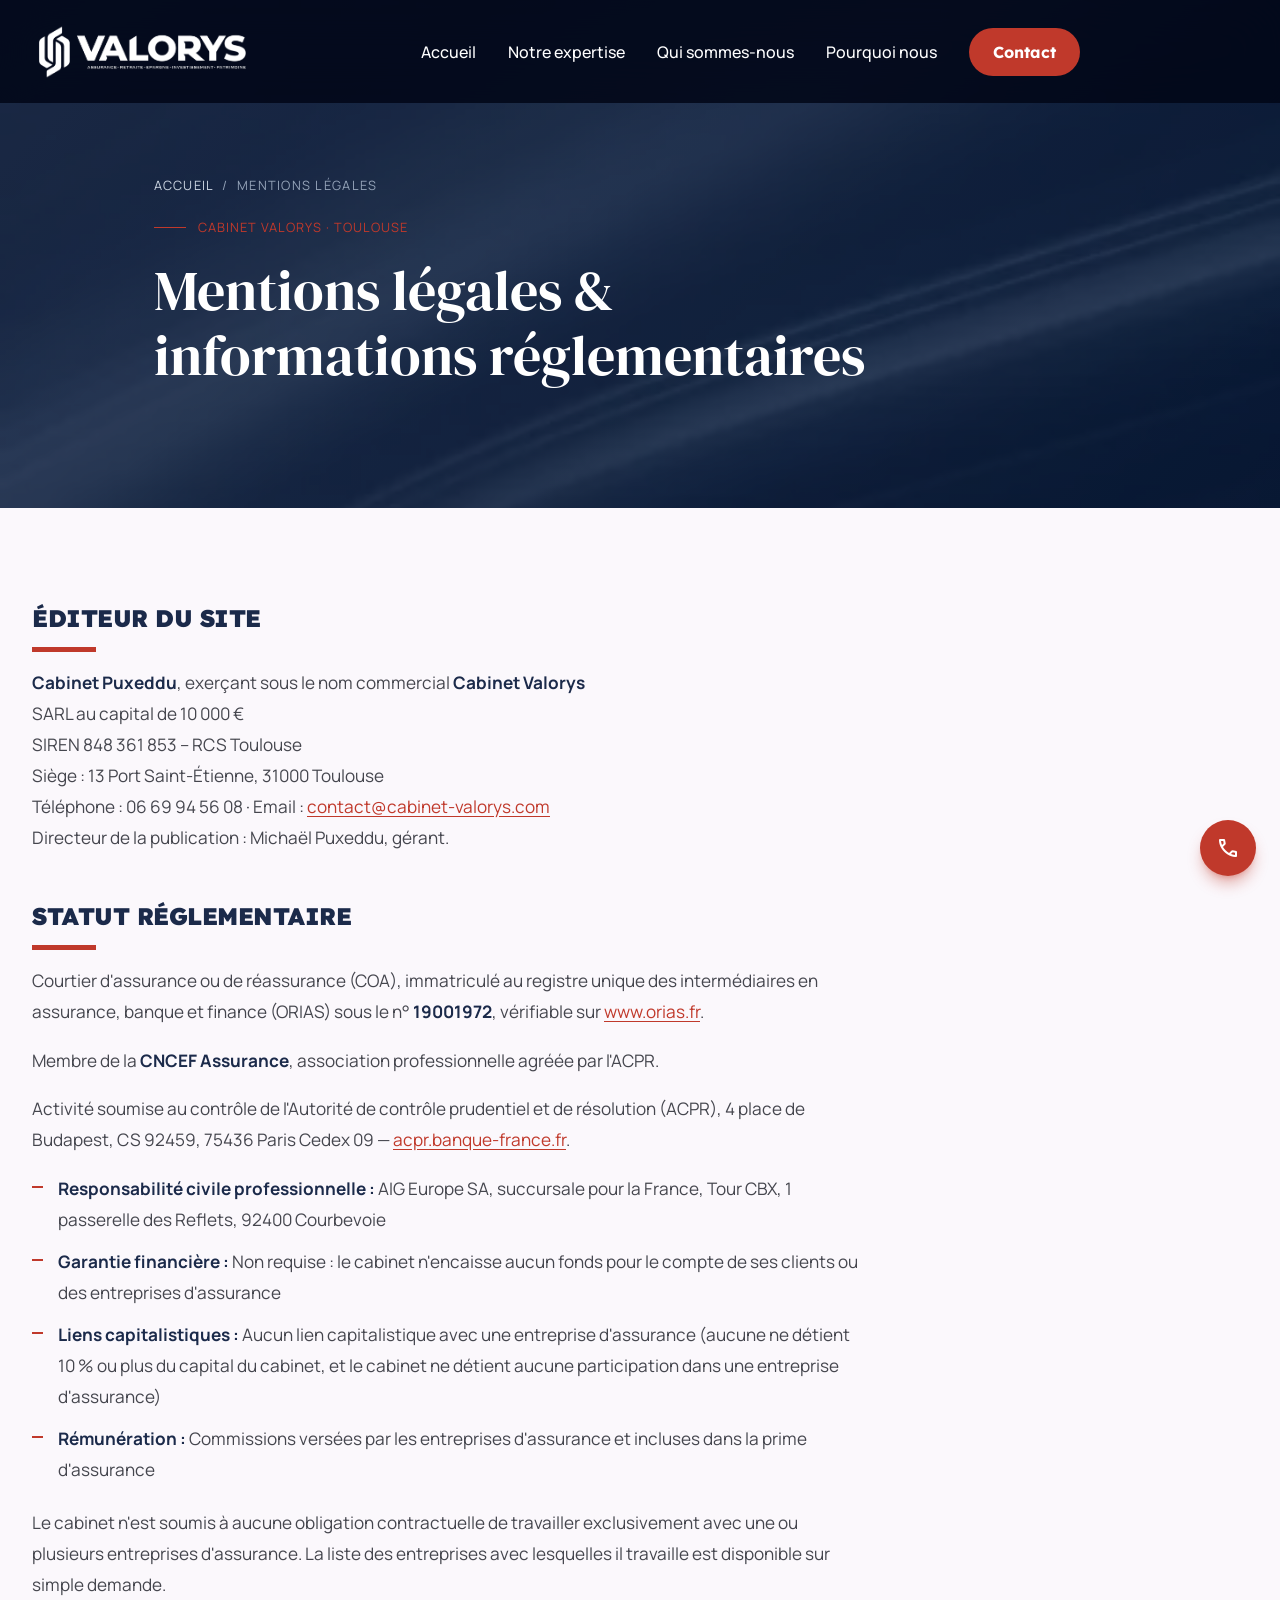
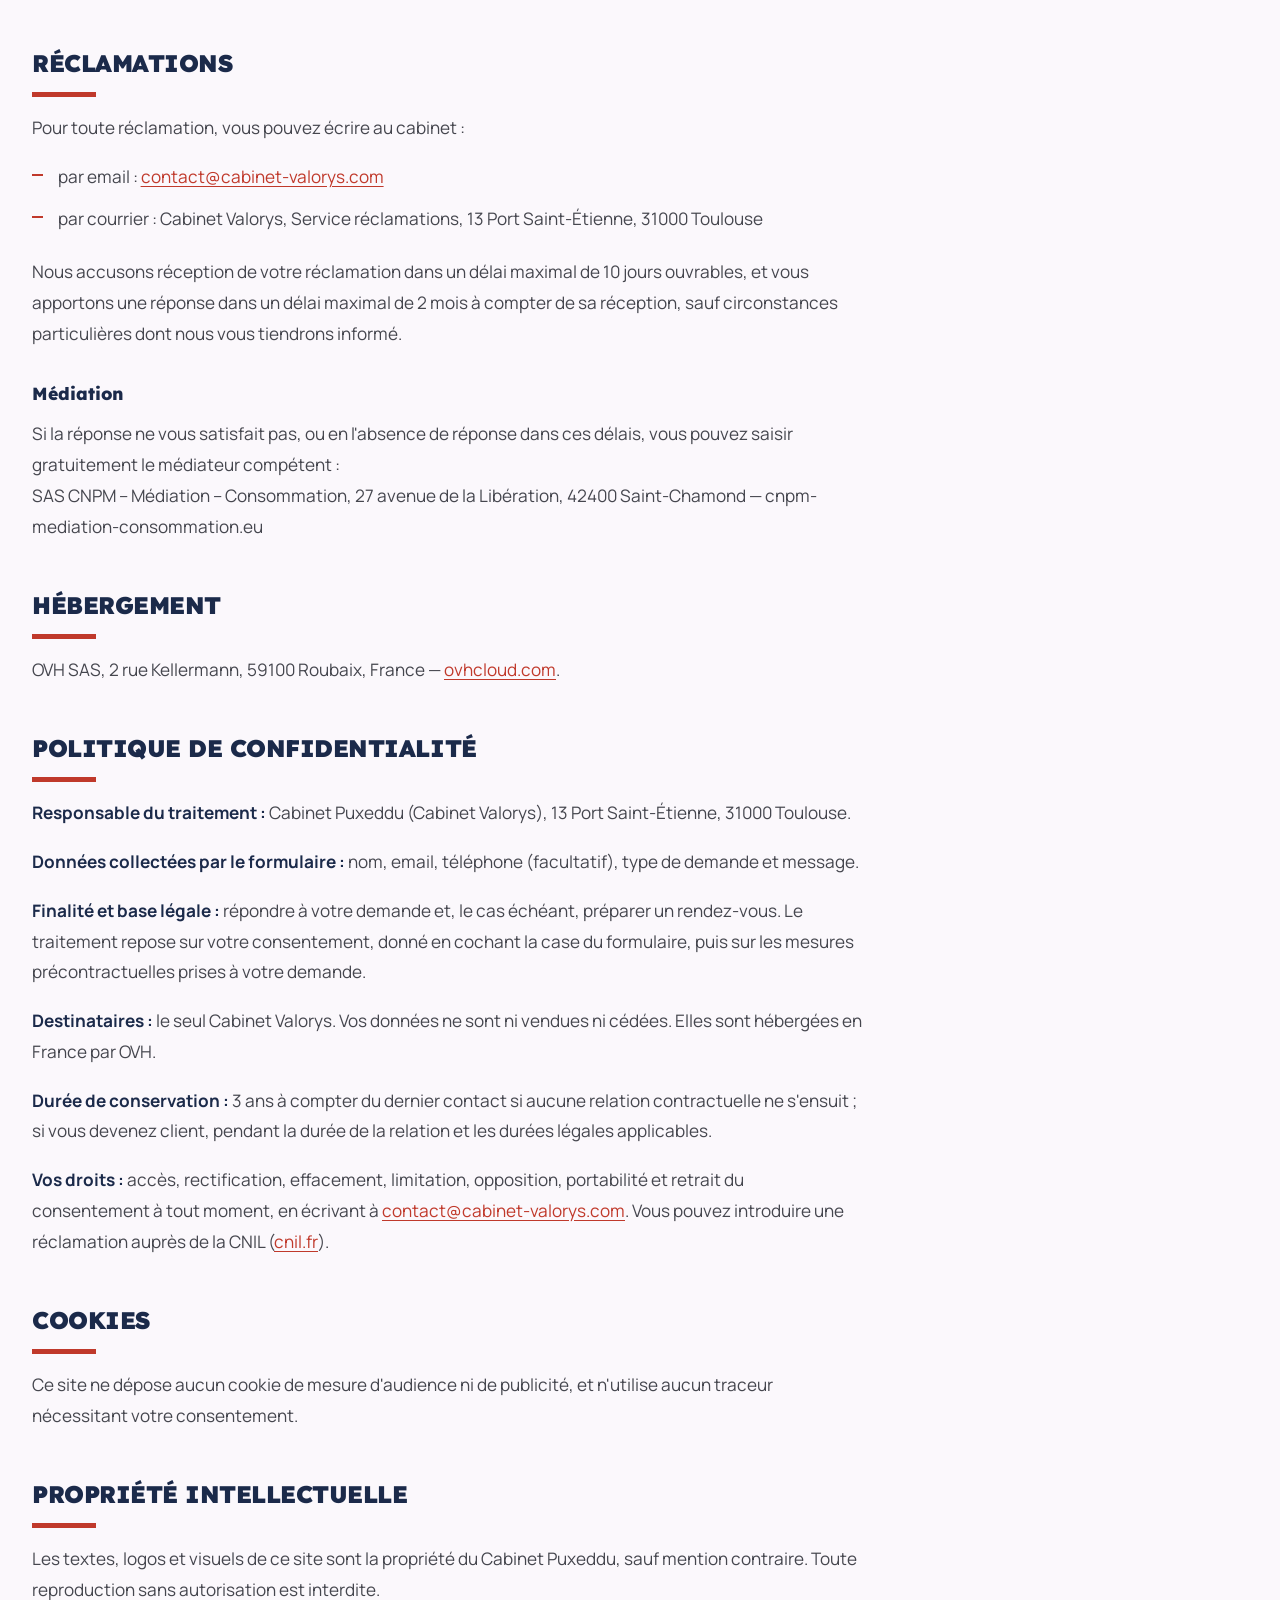
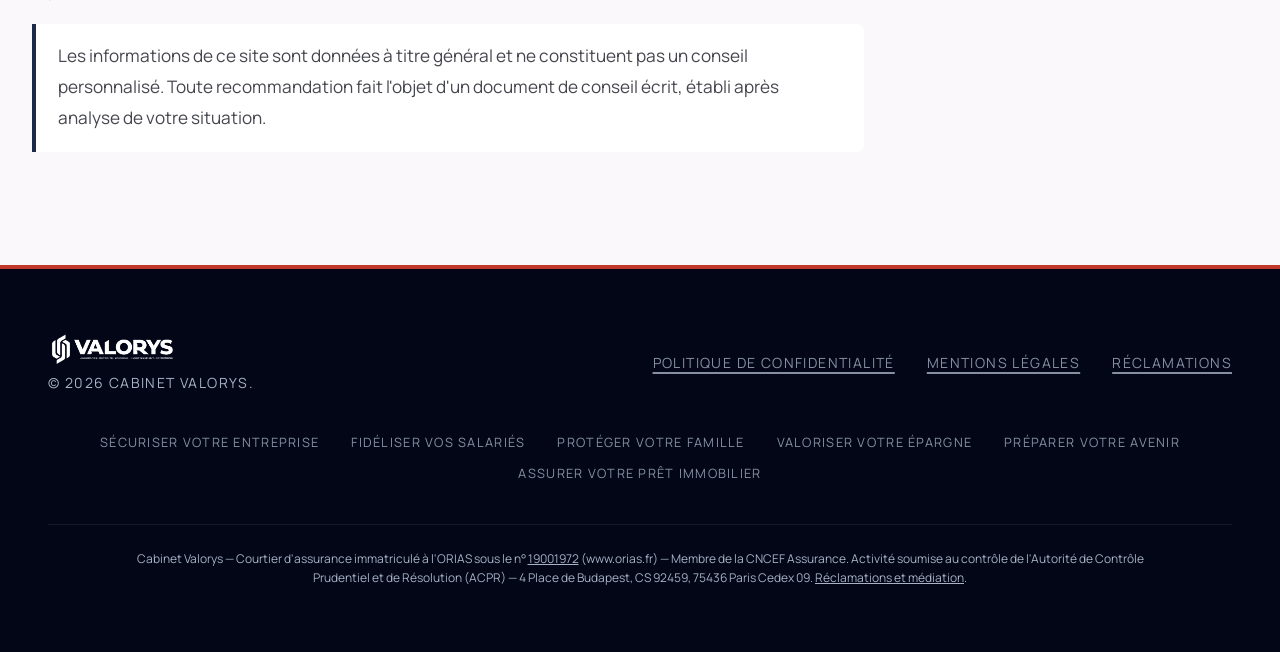
<file: mentions-legales.html>
<!DOCTYPE html>
<html class="scroll-smooth" lang="fr-FR">
<head>
<meta charset="utf-8">
<meta content="width=device-width, initial-scale=1.0" name="viewport">
<script>document.documentElement.classList.add('js');</script>

<title>Mentions légales, réclamations et confidentialité | Cabinet Valorys</title>
<meta name="description" content="Mentions légales, statut réglementaire, procédure de réclamation, médiation et politique de confidentialité du Cabinet Valorys.">
<meta name="robots" content="index, follow, max-image-preview:large, max-snippet:-1, max-video-preview:-1">
<meta name="author" content="Cabinet Valorys">
<meta name="geo.region" content="FR-31">
<meta name="geo.placename" content="Toulouse">
<meta name="geo.position" content="43.598;1.449">
<meta name="ICBM" content="43.598, 1.449">
<meta name="theme-color" content="#041534">
<meta name="format-detection" content="telephone=yes">
<link rel="canonical" href="https://www.cabinet-valorys.com/mentions-legales.html">
<link rel="icon" href="/favicon.ico" sizes="48x48">
<link rel="icon" type="image/png" sizes="192x192" href="/public/icons/icon-192.png">
<link rel="apple-touch-icon" href="/public/icons/apple-touch-icon.png">
<link rel="manifest" href="/public/site.webmanifest">
<meta property="og:type" content="website">
<meta property="og:locale" content="fr_FR">
<meta property="og:site_name" content="Cabinet Valorys">
<meta property="og:title" content="Mentions légales, réclamations et confidentialité | Cabinet Valorys">
<meta property="og:description" content="Mentions légales, statut réglementaire, procédure de réclamation, médiation et politique de confidentialité du Cabinet Valorys.">
<meta property="og:url" content="https://www.cabinet-valorys.com/mentions-legales.html">
<meta property="og:image" content="https://www.cabinet-valorys.com/public/valorys_og_image_1200x630.jpg">
<meta property="og:image:width" content="1200">
<meta property="og:image:height" content="630">
<meta name="twitter:card" content="summary_large_image">
<meta name="twitter:title" content="Mentions légales, réclamations et confidentialité | Cabinet Valorys">
<meta name="twitter:description" content="Mentions légales, statut réglementaire, procédure de réclamation, médiation et politique de confidentialité du Cabinet Valorys.">
<meta name="twitter:image" content="https://www.cabinet-valorys.com/public/valorys_og_image_1200x630.jpg">
<link rel="preload" as="font" type="font/woff2" href="/public/fonts/manrope-latin.woff2?v=101877a7" crossorigin>
<link rel="preload" as="font" type="font/woff2" href="/public/fonts/dm-serif-display-latin.woff2?v=436ae2f1" crossorigin>
<style>
        .material-symbols-outlined {
            font-variation-settings: 'FILL' 0, 'wght' 400, 'GRAD' 0, 'opsz' 24;
        }
        .text-glow-crimson {
            text-shadow: 0 0 20px rgba(192, 57, 43, 0.4);
        }
        .bg-architectural {
            background-image: linear-gradient(135deg, #1B2A4A 0%, #041534 100%);
        }

        /* =============================
           HERO ENTRANCE ANIMATIONS
        ============================== */
        .hero-badge {
            animation: fadeSlideUp 0.8s cubic-bezier(0.16, 1, 0.3, 1) 0.15s both;
        }
        .hero-title {
            animation: fadeSlideUp 0.9s cubic-bezier(0.16, 1, 0.3, 1) 0.35s both;
        }
        .hero-subtitle {
            animation: fadeSlideUp 0.9s cubic-bezier(0.16, 1, 0.3, 1) 0.55s both;
        }
        .hero-cta {
            animation: fadeSlideUp 0.9s cubic-bezier(0.16, 1, 0.3, 1) 0.75s both;
        }

        @keyframes fadeSlideUp {
            from {
                opacity: 0;
                transform: translateY(32px);
            }
            to {
                opacity: 1;
                transform: translateY(0);
            }
        }

        /* =============================
           SCROLL REVEAL
           (uniquement si JS actif : sans JS, le contenu reste visible)
        ============================== */
        .js .reveal {
            opacity: 0;
            transform: translateY(40px);
            transition: opacity 0.75s cubic-bezier(0.16, 1, 0.3, 1),
                        transform 0.75s cubic-bezier(0.16, 1, 0.3, 1);
        }
        .js .reveal.visible {
            opacity: 1;
            transform: translateY(0);
        }

        .js .reveal-left {
            opacity: 0;
            transform: translateX(-50px);
            transition: opacity 0.85s cubic-bezier(0.16, 1, 0.3, 1),
                        transform 0.85s cubic-bezier(0.16, 1, 0.3, 1);
        }
        .js .reveal-left.visible {
            opacity: 1;
            transform: translateX(0);
        }

        .js .reveal-right {
            opacity: 0;
            transform: translateX(50px);
            transition: opacity 0.85s cubic-bezier(0.16, 1, 0.3, 1),
                        transform 0.85s cubic-bezier(0.16, 1, 0.3, 1);
        }
        .js .reveal-right.visible {
            opacity: 1;
            transform: translateX(0);
        }

        /* Visiteurs ayant désactivé les animations dans leur système */
        @media (prefers-reduced-motion: reduce) {
            .hero-badge, .hero-title, .hero-subtitle, .hero-cta {
                animation: none;
            }
            .js .reveal, .js .reveal-left, .js .reveal-right {
                opacity: 1;
                transform: none;
                transition: none;
            }
        }

        /* Stagger delays */
        .stagger-1 { transition-delay: 0.1s; }
        .stagger-2 { transition-delay: 0.22s; }
        .stagger-3 { transition-delay: 0.34s; }
        .stagger-4 { transition-delay: 0.46s; }

        /* =============================
           SCROLL OFFSET FOR FIXED NAV
        ============================== */
        #solutions, #about, #contact {
            scroll-margin-top: 80px;
        }

        /* =============================
           NAV SCROLL EFFECT
        ============================== */
        #navbar {
            transition: padding-top 0.3s ease, padding-bottom 0.3s ease, box-shadow 0.3s ease;
        }
        #navbar.scrolled {
            padding-top: 0.875rem;
            padding-bottom: 0.875rem;
            box-shadow: 0 4px 32px rgba(0,0,0,0.35);
        }

        /* =============================
           MOBILE MENU
        ============================== */
        #mobile-menu {
            max-height: 0;
            overflow: hidden;
            transition: max-height 0.45s cubic-bezier(0.16, 1, 0.3, 1);
        }
        #mobile-menu.open {
            max-height: 480px;
        }

        /* =============================
           COUNTER
        ============================== */
        .counter-wrap {
            display: inline-block;
        }
        /* Le chiffre réel reste dans le HTML (robots, lecteurs d'écran) ;
           pendant l'animation, il est masqué et la valeur animée s'affiche par-dessus */
        .counter.is-counting {
            position: relative;
            -webkit-text-fill-color: transparent;
        }
        .counter.is-counting::after {
            content: attr(data-count);
            position: absolute;
            left: 0;
            top: 0;
            -webkit-text-fill-color: currentColor;
        }
    </style>
<link rel="stylesheet" href="/public/css/site.css?v=4611ba43">
<link rel="stylesheet" href="/public/css/extra.css?v=60cef03a">
</head>
<body class="bg-background text-on-surface font-body selection:bg-secondary selection:text-white">

<!-- ===== TOP NAV ===== -->
<nav id="navbar" class="fixed top-0 w-full z-50 bg-slate-950/85 backdrop-blur-xl px-8 py-6 max-w-full mx-auto">
    <div class="flex justify-between items-center">
        <a href="/" class="flex items-center">
            <img src="/public/Valorys_vectoriser.webp" alt="Cabinet Valorys - Courtier en assurance à Toulouse" width="221" height="55" fetchpriority="high" decoding="async" class="h-[55px] w-auto" style="filter: brightness(0) invert(1);">
        </a>
        <div class="hidden md:flex items-center gap-8">
            <a class="nav-link text-white font-body font-medium hover:text-secondary transition-colors duration-200 relative group" href="/">
                Accueil
                <span class="absolute -bottom-1 left-0 w-0 h-0.5 bg-secondary transition-all duration-300 group-hover:w-full"></span>
            </a>
            <div class="v-dd">
            <a class="nav-link text-white font-body font-medium hover:text-secondary transition-colors duration-200 relative group" href="/#solutions">
                Notre expertise
                <span class="absolute -bottom-1 left-0 w-0 h-0.5 bg-secondary transition-all duration-300 group-hover:w-full"></span>
            </a>
                <div class="v-dd-panel" role="menu"><a role="menuitem" href="/protection-entreprise.html"><span class="v-nav-t">Sécuriser votre entreprise</span><span class="v-nav-c">RC Pro · Multirisque · Décennale · Protection juridique</span></a><a role="menuitem" href="/epargne-entreprise.html"><span class="v-nav-t">Fidéliser vos salariés</span><span class="v-nav-c">PEE · PEI · PERECO · IFC</span></a><a role="menuitem" href="/prevoyance-sante.html"><span class="v-nav-t">Protéger votre famille</span><span class="v-nav-c">Prévoyance · Santé · Individuelle &amp; collective</span></a><a role="menuitem" href="/epargne-retraite.html"><span class="v-nav-t">Valoriser votre épargne</span><span class="v-nav-c">Assurance vie · PER · Capitalisation</span></a><a role="menuitem" href="/bilan-retraite.html"><span class="v-nav-t">Préparer votre avenir</span><span class="v-nav-c">Bilan retraite · Audit patrimonial</span></a><a role="menuitem" href="/assurance-emprunteur.html"><span class="v-nav-t">Assurer votre prêt immobilier</span><span class="v-nav-c">Assurance emprunteur · Loi Lemoine</span></a></div>
            </div>
            <a class="nav-link text-white font-body font-medium hover:text-secondary transition-colors duration-200 relative group" href="/#about">
                Qui sommes-nous
                <span class="absolute -bottom-1 left-0 w-0 h-0.5 bg-secondary transition-all duration-300 group-hover:w-full"></span>
            </a>
            <a class="nav-link text-white font-body font-medium hover:text-secondary transition-colors duration-200 relative group" href="/#pourquoi">
                Pourquoi nous
                <span class="absolute -bottom-1 left-0 w-0 h-0.5 bg-secondary transition-all duration-300 group-hover:w-full"></span>
            </a>
            <a href="/#contact" class="bg-secondary text-on-secondary px-6 py-3 font-headline font-bold rounded-[40px] hover:scale-95 transition-all duration-200 ease-in-out">
                Contact
            </a>
        </div>
        <div class="flex items-center gap-4">
            <button id="hamburger" type="button" class="md:hidden text-white p-2 focus:outline-none" aria-label="Menu" aria-controls="mobile-menu" aria-expanded="false">
                <span id="hamburger-icon" class="material-symbols-outlined text-3xl" aria-hidden="true">menu</span>
            </button>
        </div>
    </div>
    <div id="mobile-menu">
        <div class="flex flex-col gap-5 pt-6 pb-4 border-t border-white/10 mt-4">
            <a class="text-white font-body text-lg hover:text-secondary transition-colors" href="/" onclick="closeMenu()">Accueil</a>
            <a class="text-white font-body text-lg hover:text-secondary transition-colors" href="/#solutions" onclick="closeMenu()">Notre expertise</a>
            <div class="v-mob-sub"><a onclick="closeMenu()" href="/protection-entreprise.html"><span class="v-nav-t">Sécuriser votre entreprise</span><span class="v-nav-c">RC Pro · Multirisque · Décennale · Protection juridique</span></a><a onclick="closeMenu()" href="/epargne-entreprise.html"><span class="v-nav-t">Fidéliser vos salariés</span><span class="v-nav-c">PEE · PEI · PERECO · IFC</span></a><a onclick="closeMenu()" href="/prevoyance-sante.html"><span class="v-nav-t">Protéger votre famille</span><span class="v-nav-c">Prévoyance · Santé · Individuelle &amp; collective</span></a><a onclick="closeMenu()" href="/epargne-retraite.html"><span class="v-nav-t">Valoriser votre épargne</span><span class="v-nav-c">Assurance vie · PER · Capitalisation</span></a><a onclick="closeMenu()" href="/bilan-retraite.html"><span class="v-nav-t">Préparer votre avenir</span><span class="v-nav-c">Bilan retraite · Audit patrimonial</span></a><a onclick="closeMenu()" href="/assurance-emprunteur.html"><span class="v-nav-t">Assurer votre prêt immobilier</span><span class="v-nav-c">Assurance emprunteur · Loi Lemoine</span></a></div>
            <a class="text-white font-body text-lg hover:text-secondary transition-colors" href="/#about" onclick="closeMenu()">Qui sommes-nous</a>
            <a class="text-white font-body text-lg hover:text-secondary transition-colors" href="/#pourquoi" onclick="closeMenu()">Pourquoi nous</a>
            <a href="/#contact" onclick="closeMenu()" class="bg-secondary text-white px-6 py-3 font-body font-bold rounded-[40px] hover:scale-95 transition-all duration-200 w-full mt-2 text-center">
                Contact
            </a>
        </div>
    </div>
</nav>

<section class="relative overflow-hidden bg-architectural v-page-hero">
    <div class="absolute inset-0 z-[3] opacity-20 pointer-events-none" aria-hidden="true">
        <img alt="" role="presentation" width="512" height="512" decoding="async" class="w-full h-full object-cover" src="/public/hero-texture.webp">
    </div>
    <div class="v-inner">
        <p class="v-crumbs hero-badge"><a href="/">Accueil</a> &nbsp;/&nbsp; Mentions légales</p>
        <div class="hero-badge flex items-center gap-3 mb-6">
            <span class="block w-8 h-px bg-secondary"></span>
            <span class="text-secondary font-body uppercase tracking-widest text-xs">Cabinet Valorys · Toulouse</span>
        </div>
        <h1 class="hero-title">Mentions légales &amp; informations réglementaires</h1>
        
    </div>
</section>

<section class="v-body">
    <div class="container mx-auto px-8">
    <div class="v-prose v-legal">
<h2>Éditeur du site</h2>
<p><strong>Cabinet Puxeddu</strong>, exerçant sous le nom commercial <strong>Cabinet Valorys</strong><br>
SARL au capital de 10 000 €<br>
SIREN 848 361 853 – RCS Toulouse<br>
Siège : 13 Port Saint-Étienne, 31000 Toulouse<br>
Téléphone : 06 69 94 56 08 · Email : <a href="mailto:contact@cabinet-valorys.com">contact@cabinet-valorys.com</a><br>
Directeur de la publication : Michaël Puxeddu, gérant.</p>

<h2>Statut réglementaire</h2>
<p>Courtier d'assurance ou de réassurance (COA), immatriculé au registre unique des intermédiaires en assurance, banque et finance (ORIAS) sous le n° <strong>19001972</strong>, vérifiable sur <a href="https://www.orias.fr" rel="noopener" target="_blank">www.orias.fr</a>.</p>
<p>Membre de la <strong>CNCEF Assurance</strong>, association professionnelle agréée par l'ACPR.</p>
<p>Activité soumise au contrôle de l'Autorité de contrôle prudentiel et de résolution (ACPR), 4 place de Budapest, CS 92459, 75436 Paris Cedex 09 — <a href="https://acpr.banque-france.fr" rel="noopener" target="_blank">acpr.banque-france.fr</a>.</p>
<ul>
<li><strong>Responsabilité civile professionnelle :</strong> AIG Europe SA, succursale pour la France, Tour CBX, 1 passerelle des Reflets, 92400 Courbevoie</li>
<li><strong>Garantie financière :</strong> Non requise : le cabinet n&#x27;encaisse aucun fonds pour le compte de ses clients ou des entreprises d&#x27;assurance</li>
<li><strong>Liens capitalistiques :</strong> Aucun lien capitalistique avec une entreprise d&#x27;assurance (aucune ne détient 10 % ou plus du capital du cabinet, et le cabinet ne détient aucune participation dans une entreprise d&#x27;assurance)</li>
<li><strong>Rémunération :</strong> Commissions versées par les entreprises d&#x27;assurance et incluses dans la prime d&#x27;assurance</li>
</ul>
<p>Le cabinet n'est soumis à aucune obligation contractuelle de travailler exclusivement avec une ou plusieurs entreprises d'assurance. La liste des entreprises avec lesquelles il travaille est disponible sur simple demande.</p>

<h2 id="reclamations">Réclamations</h2>
<p>Pour toute réclamation, vous pouvez écrire au cabinet :</p>
<ul>
<li>par email : <a href="mailto:contact@cabinet-valorys.com">contact@cabinet-valorys.com</a></li>
<li>par courrier : Cabinet Valorys, Service réclamations, 13 Port Saint-Étienne, 31000 Toulouse</li>
</ul>
<p>Nous accusons réception de votre réclamation dans un délai maximal de 10 jours ouvrables, et vous apportons une réponse dans un délai maximal de 2 mois à compter de sa réception, sauf circonstances particulières dont nous vous tiendrons informé.</p>
<h3>Médiation</h3>
<p>Si la réponse ne vous satisfait pas, ou en l'absence de réponse dans ces délais, vous pouvez saisir gratuitement le médiateur compétent :<br>SAS CNPM – Médiation – Consommation, 27 avenue de la Libération, 42400 Saint-Chamond — cnpm-mediation-consommation.eu</p>

<h2>Hébergement</h2>
<p>OVH SAS, 2 rue Kellermann, 59100 Roubaix, France — <a href="https://www.ovhcloud.com" rel="noopener" target="_blank">ovhcloud.com</a>.</p>

<h2 id="politique-confidentialite">Politique de confidentialité</h2>
<p><strong>Responsable du traitement :</strong> Cabinet Puxeddu (Cabinet Valorys), 13 Port Saint-Étienne, 31000 Toulouse.</p>
<p><strong>Données collectées par le formulaire :</strong> nom, email, téléphone (facultatif), type de demande et message.</p>
<p><strong>Finalité et base légale :</strong> répondre à votre demande et, le cas échéant, préparer un rendez-vous. Le traitement repose sur votre consentement, donné en cochant la case du formulaire, puis sur les mesures précontractuelles prises à votre demande.</p>
<p><strong>Destinataires :</strong> le seul Cabinet Valorys. Vos données ne sont ni vendues ni cédées. Elles sont hébergées en France par OVH.</p>
<p><strong>Durée de conservation :</strong> 3 ans à compter du dernier contact si aucune relation contractuelle ne s'ensuit ; si vous devenez client, pendant la durée de la relation et les durées légales applicables.</p>
<p><strong>Vos droits :</strong> accès, rectification, effacement, limitation, opposition, portabilité et retrait du consentement à tout moment, en écrivant à <a href="mailto:contact@cabinet-valorys.com">contact@cabinet-valorys.com</a>. Vous pouvez introduire une réclamation auprès de la CNIL (<a href="https://www.cnil.fr" rel="noopener" target="_blank">cnil.fr</a>).</p>

<h2 id="politique-cookies">Cookies</h2>
<p>Ce site ne dépose aucun cookie de mesure d'audience ni de publicité, et n'utilise aucun traceur nécessitant votre consentement.</p>

<h2>Propriété intellectuelle</h2>
<p>Les textes, logos et visuels de ce site sont la propriété du Cabinet Puxeddu, sauf mention contraire. Toute reproduction sans autorisation est interdite.</p>
<p class="v-notice">Les informations de ce site sont données à titre général et ne constituent pas un conseil personnalisé. Toute recommandation fait l'objet d'un document de conseil écrit, établi après analyse de votre situation.</p>
    </div>
    </div>
</section>

<!-- ===== FOOTER ===== -->
<footer class="bg-slate-950 flex flex-col px-12 py-16 w-full border-t-4 border-secondary">
    <div class="flex flex-col md:flex-row justify-between items-center w-full">
        <div class="mb-8 md:mb-0">
            <img src="/public/Valorys_vectoriser.webp" alt="Cabinet Valorys" width="129" height="32" loading="lazy" decoding="async" class="h-8 w-auto" style="filter: brightness(0) invert(1);">
            <p class="text-slate-400 font-body text-sm uppercase tracking-widest mt-2">© 2026 Cabinet Valorys.</p>
        </div>
        <div class="flex flex-wrap justify-center gap-8">
            <a class="text-slate-400 font-body text-sm uppercase tracking-widest hover:text-secondary underline decoration-2 underline-offset-4 transition-all opacity-80 hover:opacity-100" href="/mentions-legales.html#politique-confidentialite">Politique de confidentialité</a>
            <a class="text-slate-400 font-body text-sm uppercase tracking-widest hover:text-secondary underline decoration-2 underline-offset-4 transition-all opacity-80 hover:opacity-100" href="/mentions-legales.html">Mentions légales</a>
            <a class="text-slate-400 font-body text-sm uppercase tracking-widest hover:text-secondary underline decoration-2 underline-offset-4 transition-all opacity-80 hover:opacity-100" href="/mentions-legales.html#reclamations">Réclamations</a>
            
        </div>
    </div>
    <nav class="v-foot-services" aria-label="Nos expertises"><a href="/protection-entreprise.html">Sécuriser votre entreprise</a><a href="/epargne-entreprise.html">Fidéliser vos salariés</a><a href="/prevoyance-sante.html">Protéger votre famille</a><a href="/epargne-retraite.html">Valoriser votre épargne</a><a href="/bilan-retraite.html">Préparer votre avenir</a><a href="/assurance-emprunteur.html">Assurer votre prêt immobilier</a></nav>
    <div class="w-full mt-10 pt-6 border-t border-slate-800/60">
        <p class="text-slate-400 font-body text-xs leading-relaxed max-w-5xl mx-auto text-center">
            Cabinet Valorys — Courtier d'assurance immatriculé à l'ORIAS sous le n° <a href="https://www.orias.fr/" target="_blank" rel="noopener noreferrer" class="underline hover:text-secondary">19001972</a> (www.orias.fr) — Membre de la CNCEF Assurance. Activité soumise au contrôle de l'Autorité de Contrôle Prudentiel et de Résolution (ACPR) — 4 Place de Budapest, CS 92459, 75436 Paris Cedex 09. <a href="/mentions-legales.html#reclamations" class="underline hover:text-secondary">Réclamations et médiation</a>.
        </p>
    </div>
</footer>

<div class="v-actionbar" role="navigation" aria-label="Contact rapide">
    <a href="tel:+33669945608"><span class="material-symbols-outlined" aria-hidden="true">call</span>Appeler</a>
    <a href="#contact" data-open-tab="rappel" class="v-ab-main"><span class="material-symbols-outlined" aria-hidden="true">schedule</span>Être rappelé</a>
</div>
<a href="tel:+33669945608" class="v-fab fixed bottom-6 right-6 z-50 bg-secondary text-white w-14 h-14 rounded-[30px] shadow-lg shadow-secondary/40 flex items-center justify-center hover:scale-110 active:scale-95 transition-transform duration-200" aria-label="Appeler Valorys">
    <span class="material-symbols-outlined text-2xl" aria-hidden="true">call</span>
</a>
<script src="/public/js/site.js?v=8eef6df3"></script>
</body>
</html>
</file>
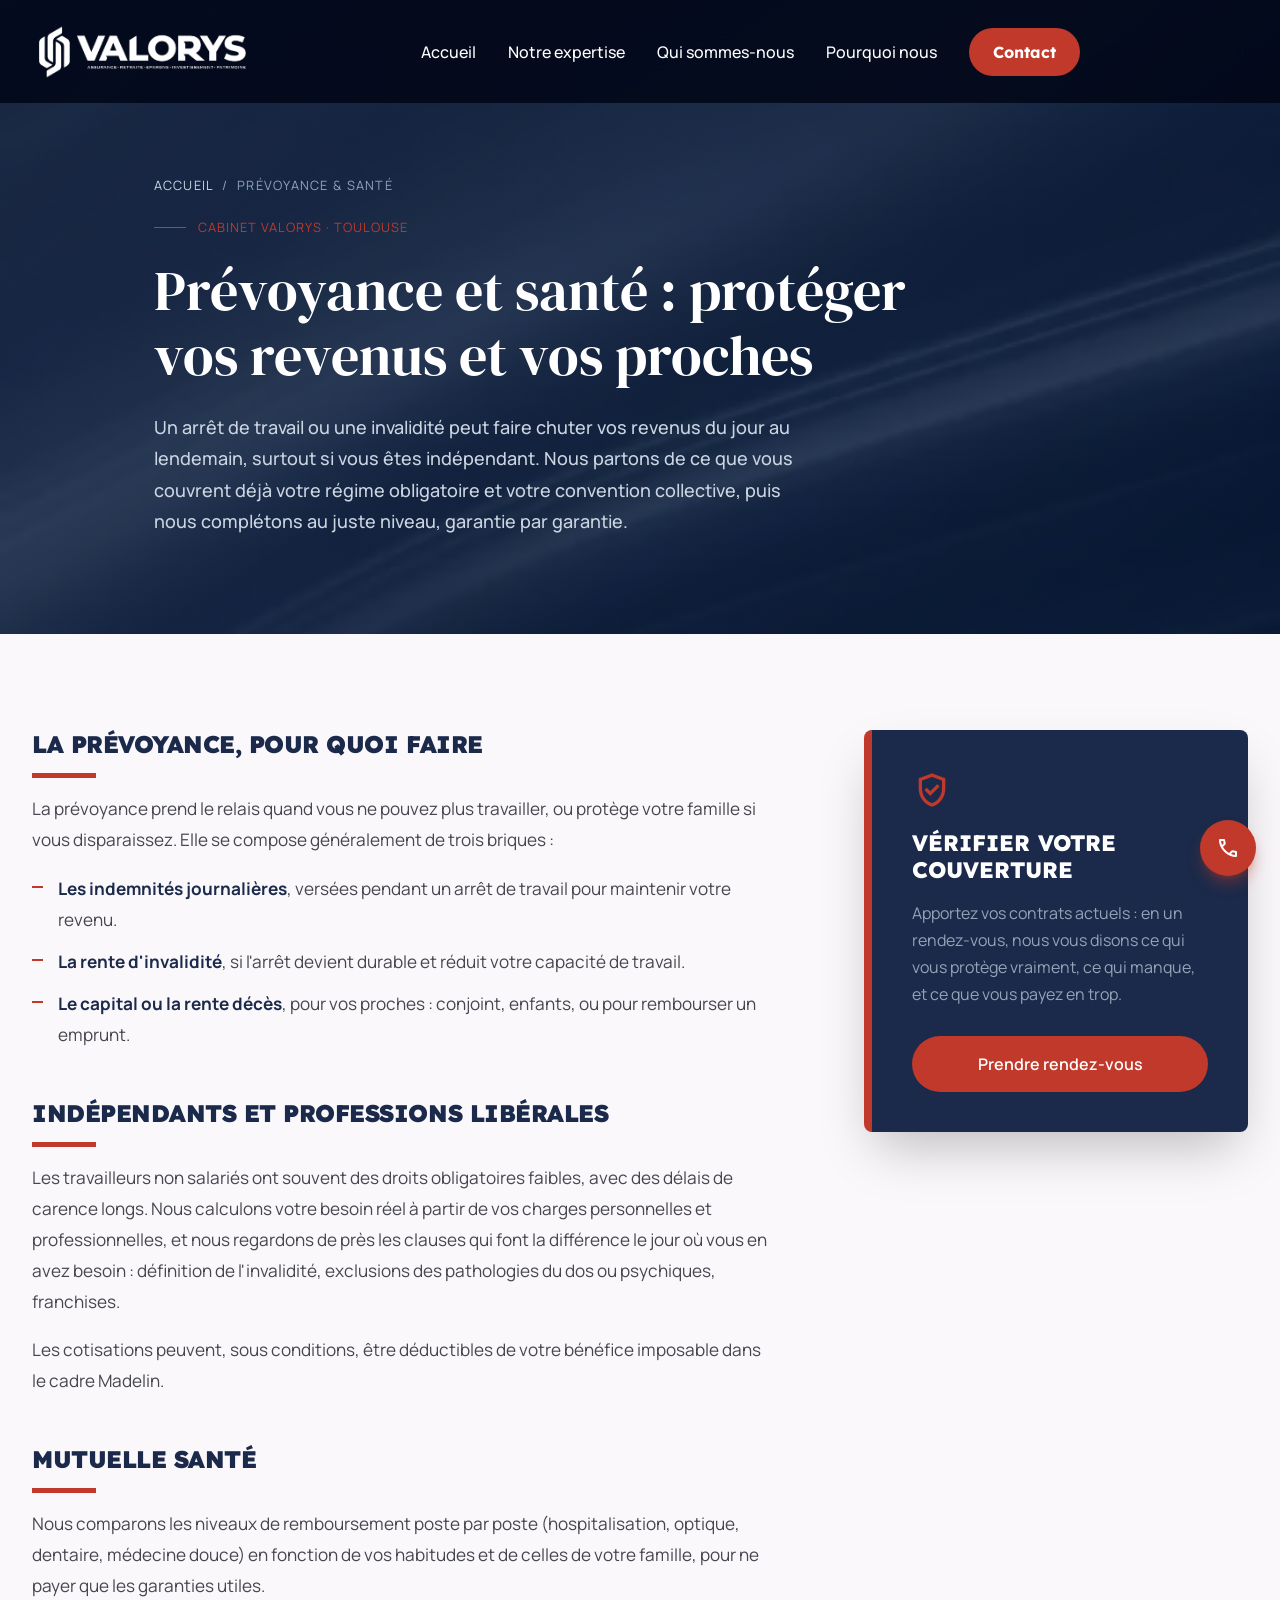
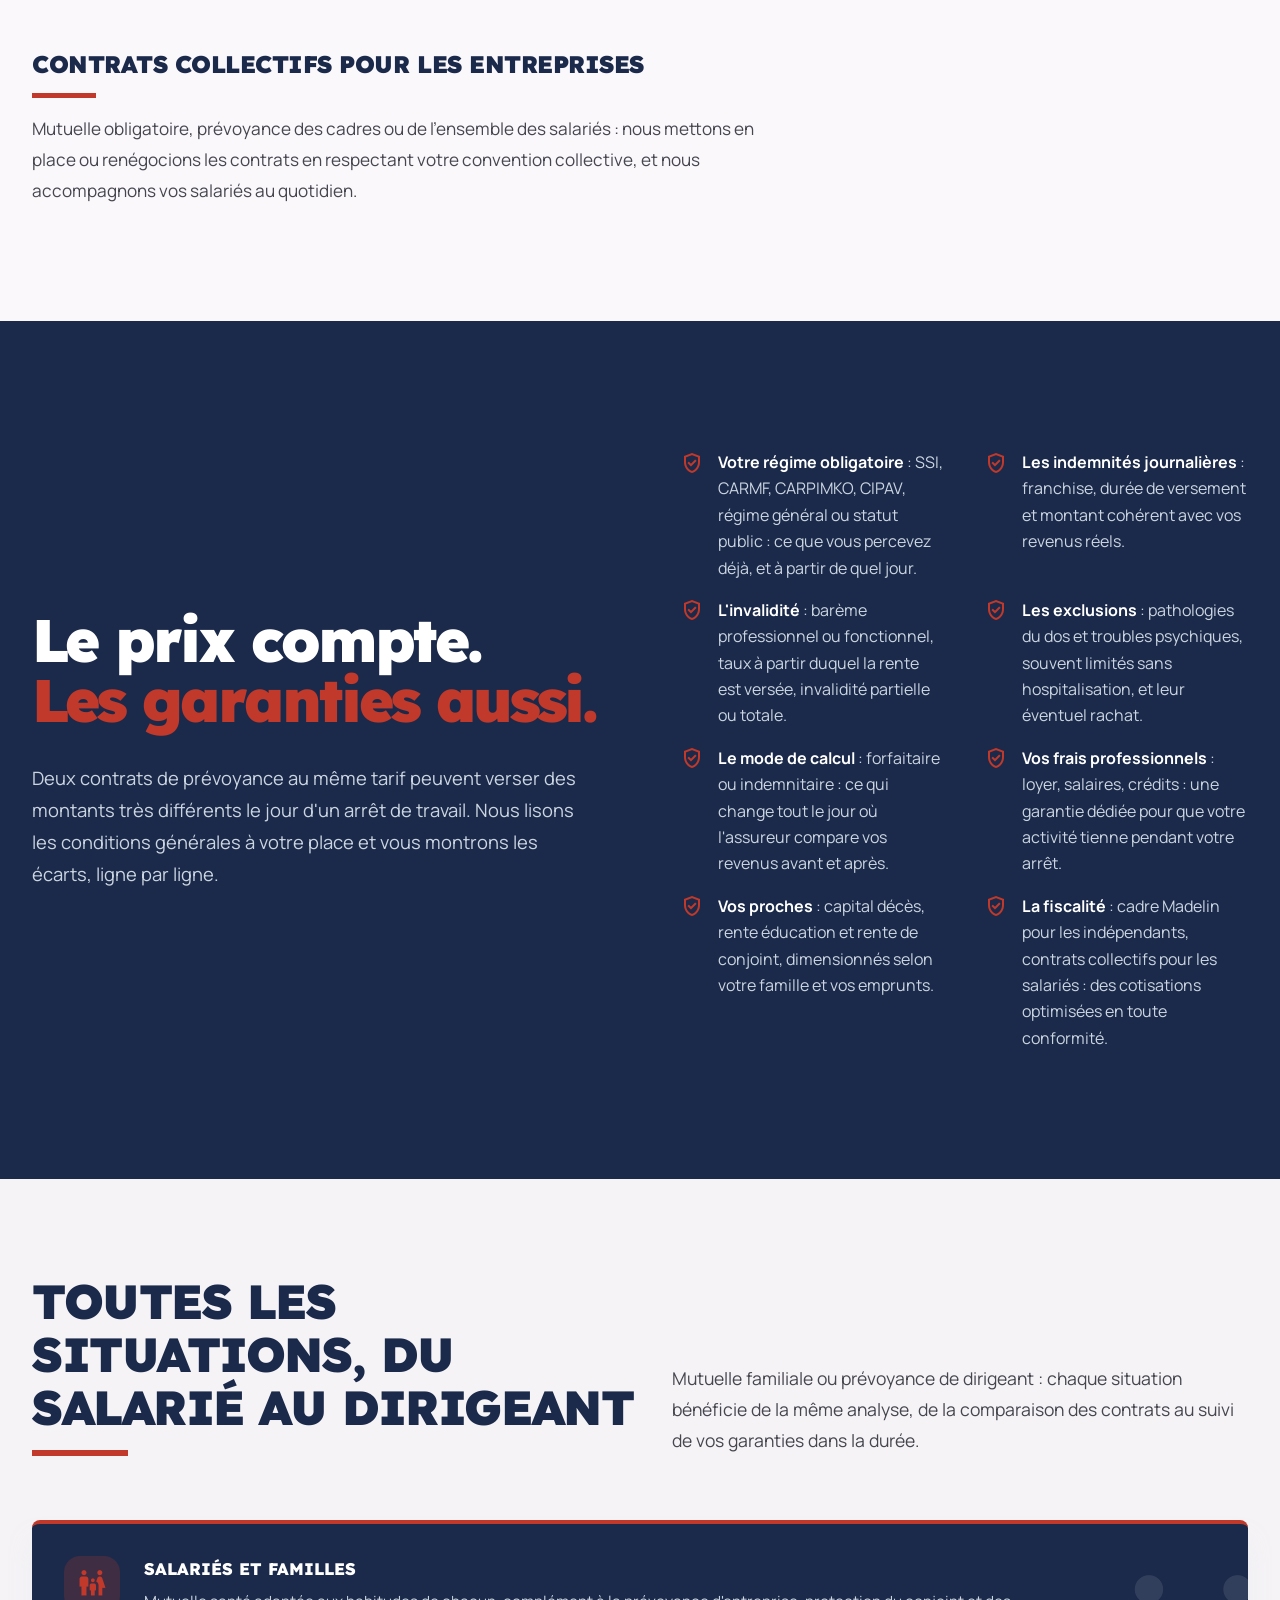
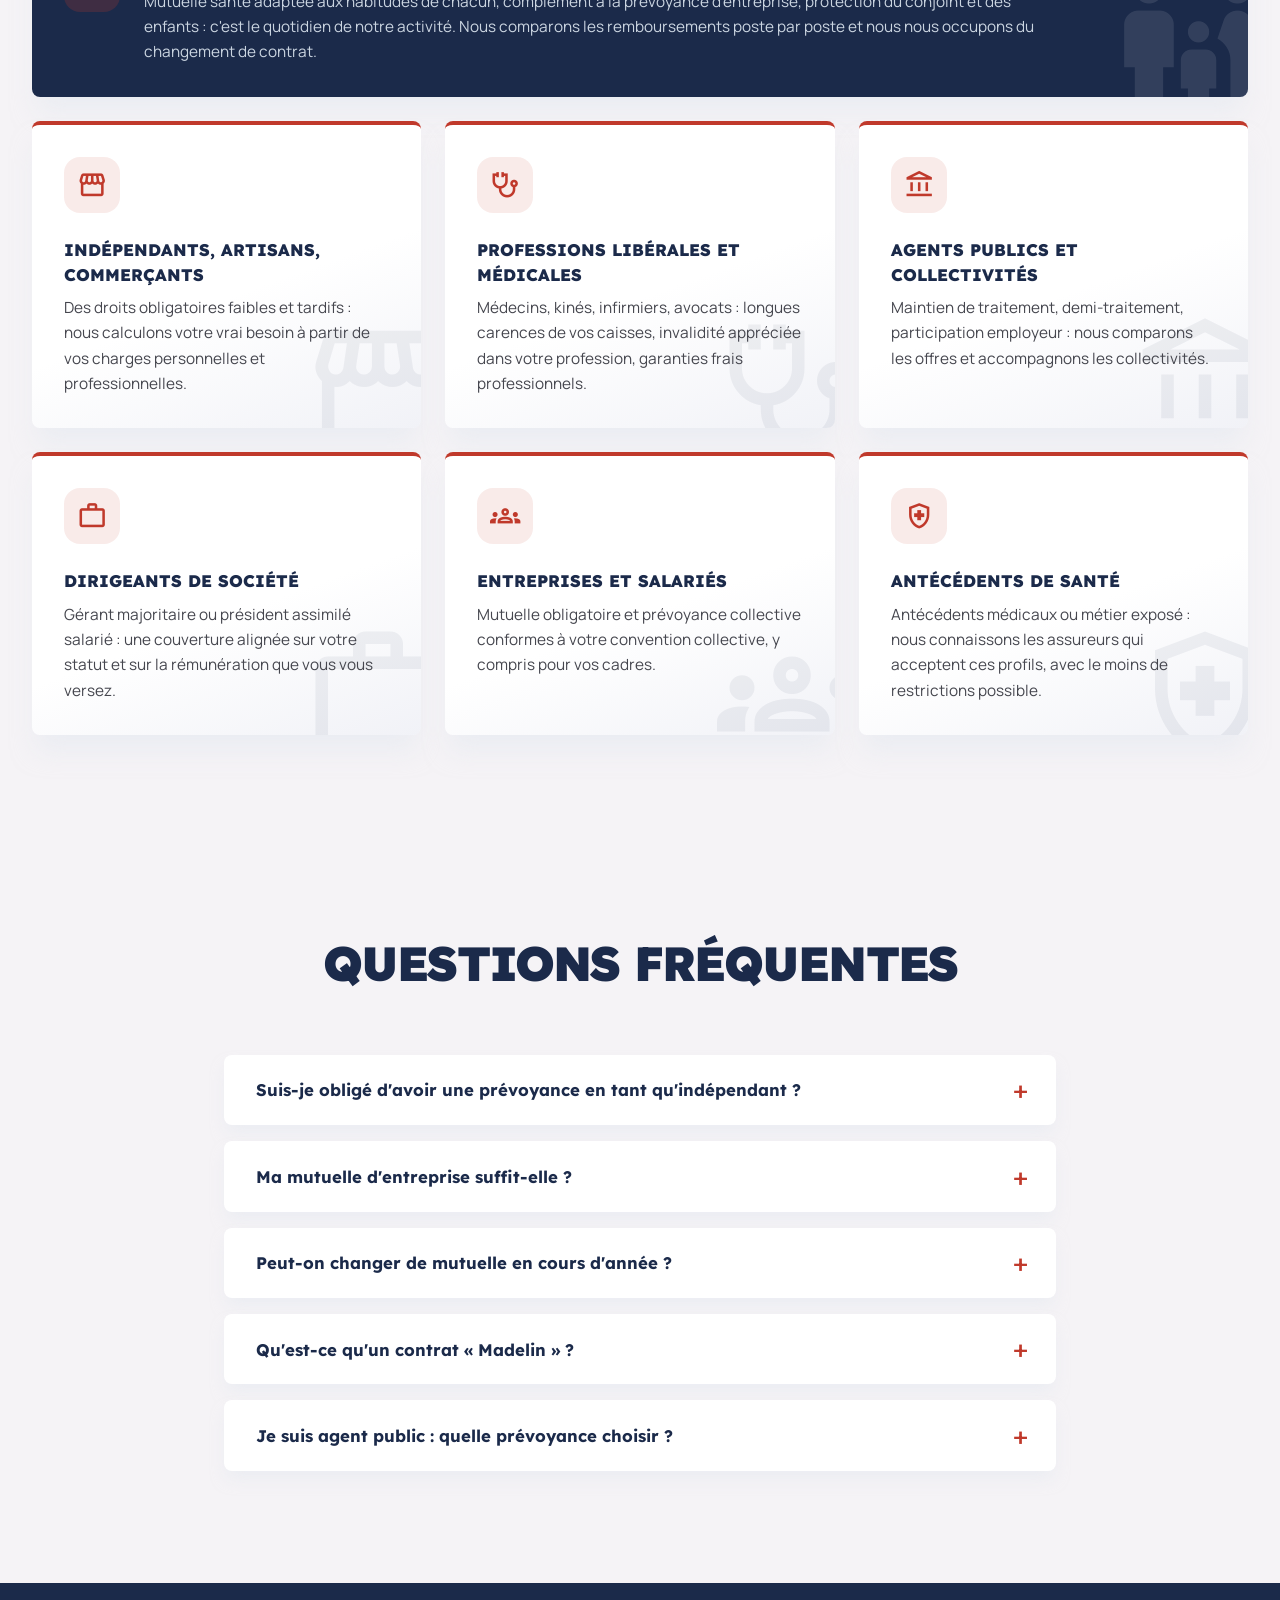
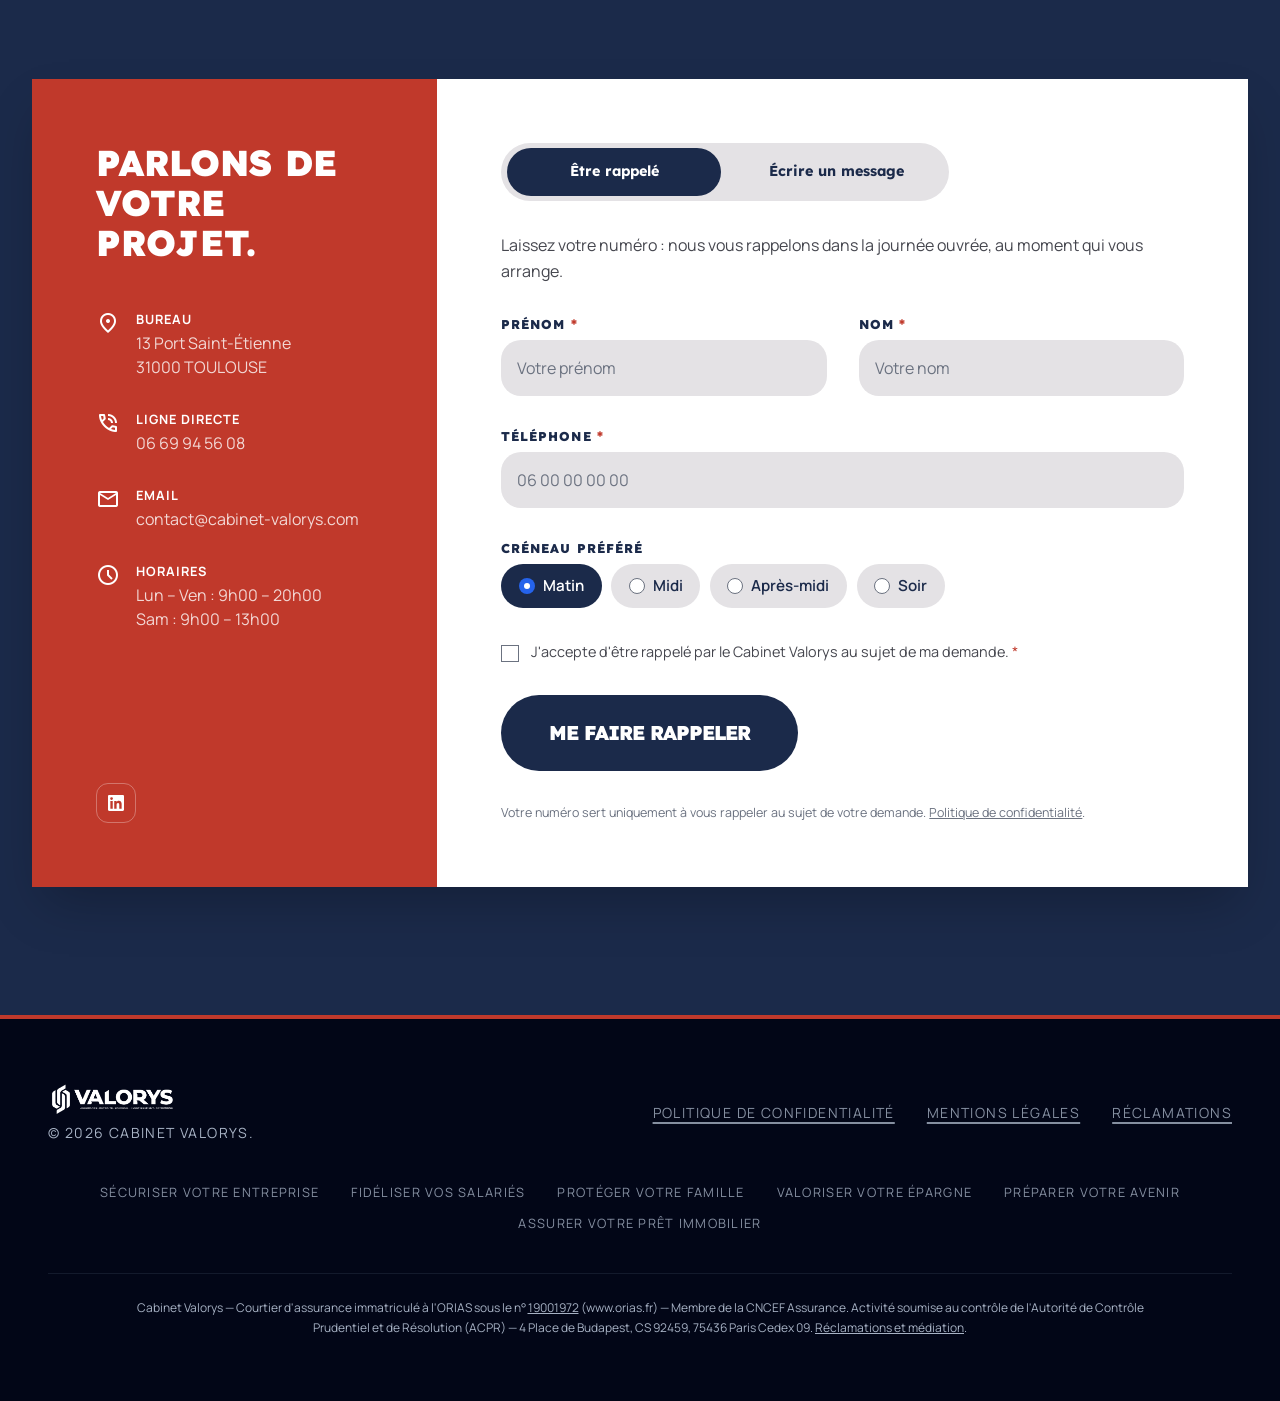
<file: prevoyance-sante.html>
<!DOCTYPE html>
<html class="scroll-smooth" lang="fr-FR">
<head>
<meta charset="utf-8">
<meta content="width=device-width, initial-scale=1.0" name="viewport">
<script>document.documentElement.classList.add('js');</script>

<title>Prévoyance et mutuelle santé à Toulouse, TNS et entreprises | Cabinet Valorys</title>
<meta name="description" content="Prévoyance individuelle, contrats Madelin pour indépendants, mutuelle santé et contrats collectifs d&#x27;entreprise à Toulouse. Comparaison de plus de 60 assureurs.">
<meta name="robots" content="index, follow, max-image-preview:large, max-snippet:-1, max-video-preview:-1">
<meta name="author" content="Cabinet Valorys">
<meta name="geo.region" content="FR-31">
<meta name="geo.placename" content="Toulouse">
<meta name="geo.position" content="43.598;1.449">
<meta name="ICBM" content="43.598, 1.449">
<meta name="theme-color" content="#041534">
<meta name="format-detection" content="telephone=yes">
<link rel="canonical" href="https://www.cabinet-valorys.com/prevoyance-sante.html">
<link rel="icon" href="/favicon.ico" sizes="48x48">
<link rel="icon" type="image/png" sizes="192x192" href="/public/icons/icon-192.png">
<link rel="apple-touch-icon" href="/public/icons/apple-touch-icon.png">
<link rel="manifest" href="/public/site.webmanifest">
<meta property="og:type" content="website">
<meta property="og:locale" content="fr_FR">
<meta property="og:site_name" content="Cabinet Valorys">
<meta property="og:title" content="Prévoyance et mutuelle santé à Toulouse, TNS et entreprises | Cabinet Valorys">
<meta property="og:description" content="Prévoyance individuelle, contrats Madelin pour indépendants, mutuelle santé et contrats collectifs d&#x27;entreprise à Toulouse. Comparaison de plus de 60 assureurs.">
<meta property="og:url" content="https://www.cabinet-valorys.com/prevoyance-sante.html">
<meta property="og:image" content="https://www.cabinet-valorys.com/public/valorys_og_image_1200x630.jpg">
<meta property="og:image:width" content="1200">
<meta property="og:image:height" content="630">
<meta name="twitter:card" content="summary_large_image">
<meta name="twitter:title" content="Prévoyance et mutuelle santé à Toulouse, TNS et entreprises | Cabinet Valorys">
<meta name="twitter:description" content="Prévoyance individuelle, contrats Madelin pour indépendants, mutuelle santé et contrats collectifs d&#x27;entreprise à Toulouse. Comparaison de plus de 60 assureurs.">
<meta name="twitter:image" content="https://www.cabinet-valorys.com/public/valorys_og_image_1200x630.jpg">
<link rel="preload" as="font" type="font/woff2" href="/public/fonts/manrope-latin.woff2?v=101877a7" crossorigin>
<link rel="preload" as="font" type="font/woff2" href="/public/fonts/dm-serif-display-latin.woff2?v=436ae2f1" crossorigin>
<style>
        .material-symbols-outlined {
            font-variation-settings: 'FILL' 0, 'wght' 400, 'GRAD' 0, 'opsz' 24;
        }
        .text-glow-crimson {
            text-shadow: 0 0 20px rgba(192, 57, 43, 0.4);
        }
        .bg-architectural {
            background-image: linear-gradient(135deg, #1B2A4A 0%, #041534 100%);
        }

        /* =============================
           HERO ENTRANCE ANIMATIONS
        ============================== */
        .hero-badge {
            animation: fadeSlideUp 0.8s cubic-bezier(0.16, 1, 0.3, 1) 0.15s both;
        }
        .hero-title {
            animation: fadeSlideUp 0.9s cubic-bezier(0.16, 1, 0.3, 1) 0.35s both;
        }
        .hero-subtitle {
            animation: fadeSlideUp 0.9s cubic-bezier(0.16, 1, 0.3, 1) 0.55s both;
        }
        .hero-cta {
            animation: fadeSlideUp 0.9s cubic-bezier(0.16, 1, 0.3, 1) 0.75s both;
        }

        @keyframes fadeSlideUp {
            from {
                opacity: 0;
                transform: translateY(32px);
            }
            to {
                opacity: 1;
                transform: translateY(0);
            }
        }

        /* =============================
           SCROLL REVEAL
           (uniquement si JS actif : sans JS, le contenu reste visible)
        ============================== */
        .js .reveal {
            opacity: 0;
            transform: translateY(40px);
            transition: opacity 0.75s cubic-bezier(0.16, 1, 0.3, 1),
                        transform 0.75s cubic-bezier(0.16, 1, 0.3, 1);
        }
        .js .reveal.visible {
            opacity: 1;
            transform: translateY(0);
        }

        .js .reveal-left {
            opacity: 0;
            transform: translateX(-50px);
            transition: opacity 0.85s cubic-bezier(0.16, 1, 0.3, 1),
                        transform 0.85s cubic-bezier(0.16, 1, 0.3, 1);
        }
        .js .reveal-left.visible {
            opacity: 1;
            transform: translateX(0);
        }

        .js .reveal-right {
            opacity: 0;
            transform: translateX(50px);
            transition: opacity 0.85s cubic-bezier(0.16, 1, 0.3, 1),
                        transform 0.85s cubic-bezier(0.16, 1, 0.3, 1);
        }
        .js .reveal-right.visible {
            opacity: 1;
            transform: translateX(0);
        }

        /* Visiteurs ayant désactivé les animations dans leur système */
        @media (prefers-reduced-motion: reduce) {
            .hero-badge, .hero-title, .hero-subtitle, .hero-cta {
                animation: none;
            }
            .js .reveal, .js .reveal-left, .js .reveal-right {
                opacity: 1;
                transform: none;
                transition: none;
            }
        }

        /* Stagger delays */
        .stagger-1 { transition-delay: 0.1s; }
        .stagger-2 { transition-delay: 0.22s; }
        .stagger-3 { transition-delay: 0.34s; }
        .stagger-4 { transition-delay: 0.46s; }

        /* =============================
           SCROLL OFFSET FOR FIXED NAV
        ============================== */
        #solutions, #about, #contact {
            scroll-margin-top: 80px;
        }

        /* =============================
           NAV SCROLL EFFECT
        ============================== */
        #navbar {
            transition: padding-top 0.3s ease, padding-bottom 0.3s ease, box-shadow 0.3s ease;
        }
        #navbar.scrolled {
            padding-top: 0.875rem;
            padding-bottom: 0.875rem;
            box-shadow: 0 4px 32px rgba(0,0,0,0.35);
        }

        /* =============================
           MOBILE MENU
        ============================== */
        #mobile-menu {
            max-height: 0;
            overflow: hidden;
            transition: max-height 0.45s cubic-bezier(0.16, 1, 0.3, 1);
        }
        #mobile-menu.open {
            max-height: 480px;
        }

        /* =============================
           COUNTER
        ============================== */
        .counter-wrap {
            display: inline-block;
        }
        /* Le chiffre réel reste dans le HTML (robots, lecteurs d'écran) ;
           pendant l'animation, il est masqué et la valeur animée s'affiche par-dessus */
        .counter.is-counting {
            position: relative;
            -webkit-text-fill-color: transparent;
        }
        .counter.is-counting::after {
            content: attr(data-count);
            position: absolute;
            left: 0;
            top: 0;
            -webkit-text-fill-color: currentColor;
        }
    </style>
<link rel="stylesheet" href="/public/css/site.css?v=4611ba43">
<link rel="stylesheet" href="/public/css/extra.css?v=60cef03a">
<script type="application/ld+json">{
 "@context": "https://schema.org",
 "@type": "FAQPage",
 "mainEntity": [
  {
   "@type": "Question",
   "name": "Suis-je obligé d'avoir une prévoyance en tant qu'indépendant ?",
   "acceptedAnswer": {
    "@type": "Answer",
    "text": "Ce n'est pas obligatoire, mais les régimes obligatoires des indépendants versent souvent des indemnités faibles et tardives. Sans contrat complémentaire, un arrêt de quelques mois peut mettre en difficulté votre foyer et votre activité."
   }
  },
  {
   "@type": "Question",
   "name": "Ma mutuelle d'entreprise suffit-elle ?",
   "acceptedAnswer": {
    "@type": "Answer",
    "text": "Elle couvre les frais de santé, pas la perte de revenus. Selon votre convention collective, une prévoyance collective existe peut-être déjà : nous vérifions ce qu'elle prévoit avant de vous proposer quoi que ce soit."
   }
  },
  {
   "@type": "Question",
   "name": "Peut-on changer de mutuelle en cours d'année ?",
   "acceptedAnswer": {
    "@type": "Answer",
    "text": "Oui, après un an de contrat, une mutuelle individuelle peut être résiliée à tout moment. Nous pouvons nous occuper des démarches pour vous."
   }
  },
  {
   "@type": "Question",
   "name": "Qu'est-ce qu'un contrat « Madelin » ?",
   "acceptedAnswer": {
    "@type": "Answer",
    "text": "C'est un contrat de prévoyance ou de santé réservé aux travailleurs non salariés, dont les cotisations sont déductibles du bénéfice imposable, dans certaines limites et à condition d'être à jour de vos cotisations obligatoires. Nous vérifions que le montant assuré reste dans les plafonds de déduction."
   }
  },
  {
   "@type": "Question",
   "name": "Je suis agent public : quelle prévoyance choisir ?",
   "acceptedAnswer": {
    "@type": "Answer",
    "text": "Le maintien de traitement protège surtout les premiers mois d'arrêt : au-delà, le passage à demi-traitement peut fortement réduire vos revenus. Les employeurs publics participent désormais au financement de la protection sociale complémentaire de leurs agents. Nous comparons le contrat proposé par votre employeur avec une couverture individuelle, et nous accompagnons aussi les collectivités dans leurs démarches."
   }
  }
 ]
}</script>
<script type="application/ld+json">{
 "@context": "https://schema.org",
 "@type": "BreadcrumbList",
 "itemListElement": [
  {
   "@type": "ListItem",
   "position": 1,
   "name": "Accueil",
   "item": "https://www.cabinet-valorys.com/"
  },
  {
   "@type": "ListItem",
   "position": 2,
   "name": "Prévoyance & santé",
   "item": "https://www.cabinet-valorys.com/prevoyance-sante.html"
  }
 ]
}</script>
</head>
<body class="bg-background text-on-surface font-body selection:bg-secondary selection:text-white">

<!-- ===== TOP NAV ===== -->
<nav id="navbar" class="fixed top-0 w-full z-50 bg-slate-950/85 backdrop-blur-xl px-8 py-6 max-w-full mx-auto">
    <div class="flex justify-between items-center">
        <a href="/" class="flex items-center">
            <img src="/public/Valorys_vectoriser.webp" alt="Cabinet Valorys - Courtier en assurance à Toulouse" width="221" height="55" fetchpriority="high" decoding="async" class="h-[55px] w-auto" style="filter: brightness(0) invert(1);">
        </a>
        <div class="hidden md:flex items-center gap-8">
            <a class="nav-link text-white font-body font-medium hover:text-secondary transition-colors duration-200 relative group" href="/">
                Accueil
                <span class="absolute -bottom-1 left-0 w-0 h-0.5 bg-secondary transition-all duration-300 group-hover:w-full"></span>
            </a>
            <div class="v-dd">
            <a class="nav-link text-white font-body font-medium hover:text-secondary transition-colors duration-200 relative group" href="/#solutions">
                Notre expertise
                <span class="absolute -bottom-1 left-0 w-0 h-0.5 bg-secondary transition-all duration-300 group-hover:w-full"></span>
            </a>
                <div class="v-dd-panel" role="menu"><a role="menuitem" href="/protection-entreprise.html"><span class="v-nav-t">Sécuriser votre entreprise</span><span class="v-nav-c">RC Pro · Multirisque · Décennale · Protection juridique</span></a><a role="menuitem" href="/epargne-entreprise.html"><span class="v-nav-t">Fidéliser vos salariés</span><span class="v-nav-c">PEE · PEI · PERECO · IFC</span></a><a role="menuitem" href="/prevoyance-sante.html"><span class="v-nav-t">Protéger votre famille</span><span class="v-nav-c">Prévoyance · Santé · Individuelle &amp; collective</span></a><a role="menuitem" href="/epargne-retraite.html"><span class="v-nav-t">Valoriser votre épargne</span><span class="v-nav-c">Assurance vie · PER · Capitalisation</span></a><a role="menuitem" href="/bilan-retraite.html"><span class="v-nav-t">Préparer votre avenir</span><span class="v-nav-c">Bilan retraite · Audit patrimonial</span></a><a role="menuitem" href="/assurance-emprunteur.html"><span class="v-nav-t">Assurer votre prêt immobilier</span><span class="v-nav-c">Assurance emprunteur · Loi Lemoine</span></a></div>
            </div>
            <a class="nav-link text-white font-body font-medium hover:text-secondary transition-colors duration-200 relative group" href="/#about">
                Qui sommes-nous
                <span class="absolute -bottom-1 left-0 w-0 h-0.5 bg-secondary transition-all duration-300 group-hover:w-full"></span>
            </a>
            <a class="nav-link text-white font-body font-medium hover:text-secondary transition-colors duration-200 relative group" href="/#pourquoi">
                Pourquoi nous
                <span class="absolute -bottom-1 left-0 w-0 h-0.5 bg-secondary transition-all duration-300 group-hover:w-full"></span>
            </a>
            <a href="/#contact" class="bg-secondary text-on-secondary px-6 py-3 font-headline font-bold rounded-[40px] hover:scale-95 transition-all duration-200 ease-in-out">
                Contact
            </a>
        </div>
        <div class="flex items-center gap-4">
            <button id="hamburger" type="button" class="md:hidden text-white p-2 focus:outline-none" aria-label="Menu" aria-controls="mobile-menu" aria-expanded="false">
                <span id="hamburger-icon" class="material-symbols-outlined text-3xl" aria-hidden="true">menu</span>
            </button>
        </div>
    </div>
    <div id="mobile-menu">
        <div class="flex flex-col gap-5 pt-6 pb-4 border-t border-white/10 mt-4">
            <a class="text-white font-body text-lg hover:text-secondary transition-colors" href="/" onclick="closeMenu()">Accueil</a>
            <a class="text-white font-body text-lg hover:text-secondary transition-colors" href="/#solutions" onclick="closeMenu()">Notre expertise</a>
            <div class="v-mob-sub"><a onclick="closeMenu()" href="/protection-entreprise.html"><span class="v-nav-t">Sécuriser votre entreprise</span><span class="v-nav-c">RC Pro · Multirisque · Décennale · Protection juridique</span></a><a onclick="closeMenu()" href="/epargne-entreprise.html"><span class="v-nav-t">Fidéliser vos salariés</span><span class="v-nav-c">PEE · PEI · PERECO · IFC</span></a><a onclick="closeMenu()" href="/prevoyance-sante.html"><span class="v-nav-t">Protéger votre famille</span><span class="v-nav-c">Prévoyance · Santé · Individuelle &amp; collective</span></a><a onclick="closeMenu()" href="/epargne-retraite.html"><span class="v-nav-t">Valoriser votre épargne</span><span class="v-nav-c">Assurance vie · PER · Capitalisation</span></a><a onclick="closeMenu()" href="/bilan-retraite.html"><span class="v-nav-t">Préparer votre avenir</span><span class="v-nav-c">Bilan retraite · Audit patrimonial</span></a><a onclick="closeMenu()" href="/assurance-emprunteur.html"><span class="v-nav-t">Assurer votre prêt immobilier</span><span class="v-nav-c">Assurance emprunteur · Loi Lemoine</span></a></div>
            <a class="text-white font-body text-lg hover:text-secondary transition-colors" href="/#about" onclick="closeMenu()">Qui sommes-nous</a>
            <a class="text-white font-body text-lg hover:text-secondary transition-colors" href="/#pourquoi" onclick="closeMenu()">Pourquoi nous</a>
            <a href="/#contact" onclick="closeMenu()" class="bg-secondary text-white px-6 py-3 font-body font-bold rounded-[40px] hover:scale-95 transition-all duration-200 w-full mt-2 text-center">
                Contact
            </a>
        </div>
    </div>
</nav>

<section class="relative overflow-hidden bg-architectural v-page-hero">
    <div class="absolute inset-0 z-[3] opacity-20 pointer-events-none" aria-hidden="true">
        <img alt="" role="presentation" width="512" height="512" decoding="async" class="w-full h-full object-cover" src="/public/hero-texture.webp">
    </div>
    <div class="v-inner">
        <p class="v-crumbs hero-badge"><a href="/">Accueil</a> &nbsp;/&nbsp; Prévoyance &amp; santé</p>
        <div class="hero-badge flex items-center gap-3 mb-6">
            <span class="block w-8 h-px bg-secondary"></span>
            <span class="text-secondary font-body uppercase tracking-widest text-xs">Cabinet Valorys · Toulouse</span>
        </div>
        <h1 class="hero-title">Prévoyance et santé : protéger vos revenus et vos proches</h1>
        <p class="v-lead hero-subtitle">Un arrêt de travail ou une invalidité peut faire chuter vos revenus du jour au lendemain, surtout si vous êtes indépendant. Nous partons de ce que vous couvrent déjà votre régime obligatoire et votre convention collective, puis nous complétons au juste niveau, garantie par garantie.</p>
    </div>
</section>

<section class="v-body">
    <div class="container mx-auto px-8 v-grid">
        <div class="v-prose reveal"><h2>La prévoyance, pour quoi faire</h2>
<p>La prévoyance prend le relais quand vous ne pouvez plus travailler, ou protège votre famille si vous disparaissez. Elle se compose généralement de trois briques :</p>
<ul>
<li><strong>Les indemnités journalières</strong>, versées pendant un arrêt de travail pour maintenir votre revenu.</li>
<li><strong>La rente d'invalidité</strong>, si l'arrêt devient durable et réduit votre capacité de travail.</li>
<li><strong>Le capital ou la rente décès</strong>, pour vos proches : conjoint, enfants, ou pour rembourser un emprunt.</li>
</ul>
<h2>Indépendants et professions libérales</h2>
<p>Les travailleurs non salariés ont souvent des droits obligatoires faibles, avec des délais de carence longs. Nous calculons votre besoin réel à partir de vos charges personnelles et professionnelles, et nous regardons de près les clauses qui font la différence le jour où vous en avez besoin : définition de l'invalidité, exclusions des pathologies du dos ou psychiques, franchises.</p>
<p>Les cotisations peuvent, sous conditions, être déductibles de votre bénéfice imposable dans le cadre Madelin.</p>
<h2>Mutuelle santé</h2>
<p>Nous comparons les niveaux de remboursement poste par poste (hospitalisation, optique, dentaire, médecine douce) en fonction de vos habitudes et de celles de votre famille, pour ne payer que les garanties utiles.</p>
<h2>Contrats collectifs pour les entreprises</h2>
<p>Mutuelle obligatoire, prévoyance des cadres ou de l'ensemble des salariés : nous mettons en place ou renégocions les contrats en respectant votre convention collective, et nous accompagnons vos salariés au quotidien.</p></div>
        <aside class="v-aside reveal-right">
            <span class="material-symbols-outlined" aria-hidden="true">verified_user</span>
            <h3>Vérifier votre couverture</h3>
            <p>Apportez vos contrats actuels : en un rendez-vous, nous vous disons ce qui vous protège vraiment, ce qui manque, et ce que vous payez en trop.</p>
            <a class="v-btn" href="#contact">Prendre rendez-vous</a>
        </aside>
    </div>
</section>

<section class="py-32 bg-primary relative overflow-hidden" id="analyse">
    <div class="container mx-auto px-8 relative z-10">
        <div class="grid grid-cols-1 lg:grid-cols-2 gap-20 items-center">
            <div class="reveal-left">
                <h2 class="font-headline font-black text-3xl md:text-5xl lg:text-6xl text-white mb-8 leading-tight tracking-tighter">Le prix compte.<br><span class="text-secondary">Les garanties aussi.</span></h2>
                <p class="v-lead-dark">Deux contrats de prévoyance au même tarif peuvent verser des montants très différents le jour d'un arrêt de travail. Nous lisons les conditions générales à votre place et vous montrons les écarts, ligne par ligne.</p>
            </div>
            <ul class="v-checks reveal-right"><li><span class="material-symbols-outlined" aria-hidden="true">verified_user</span><span><strong>Votre régime obligatoire</strong> : SSI, CARMF, CARPIMKO, CIPAV, régime général ou statut public : ce que vous percevez déjà, et à partir de quel jour.</span></li><li><span class="material-symbols-outlined" aria-hidden="true">verified_user</span><span><strong>Les indemnités journalières</strong> : franchise, durée de versement et montant cohérent avec vos revenus réels.</span></li><li><span class="material-symbols-outlined" aria-hidden="true">verified_user</span><span><strong>L'invalidité</strong> : barème professionnel ou fonctionnel, taux à partir duquel la rente est versée, invalidité partielle ou totale.</span></li><li><span class="material-symbols-outlined" aria-hidden="true">verified_user</span><span><strong>Les exclusions</strong> : pathologies du dos et troubles psychiques, souvent limités sans hospitalisation, et leur éventuel rachat.</span></li><li><span class="material-symbols-outlined" aria-hidden="true">verified_user</span><span><strong>Le mode de calcul</strong> : forfaitaire ou indemnitaire : ce qui change tout le jour où l'assureur compare vos revenus avant et après.</span></li><li><span class="material-symbols-outlined" aria-hidden="true">verified_user</span><span><strong>Vos frais professionnels</strong> : loyer, salaires, crédits : une garantie dédiée pour que votre activité tienne pendant votre arrêt.</span></li><li><span class="material-symbols-outlined" aria-hidden="true">verified_user</span><span><strong>Vos proches</strong> : capital décès, rente éducation et rente de conjoint, dimensionnés selon votre famille et vos emprunts.</span></li><li><span class="material-symbols-outlined" aria-hidden="true">verified_user</span><span><strong>La fiscalité</strong> : cadre Madelin pour les indépendants, contrats collectifs pour les salariés : des cotisations optimisées en toute conformité.</span></li></ul>
        </div>
    </div>
</section>
<section class="py-24 bg-surface-container-low" id="profils">
    <div class="container mx-auto px-8">
        <div class="v-head-row reveal">
            <div><h2 class="v-section-title">Toutes les situations, du salarié au dirigeant</h2><div class="v-bar"></div></div>
            <p class="v-lead-light">Mutuelle familiale ou prévoyance de dirigeant : chaque situation bénéficie de la même analyse, de la comparaison des contrats au suivi de vos garanties dans la durée.</p>
        </div>
        <div class="v-trust v-trust3 reveal">
            <div class="v-trust-wide"><span class="v-card-ico v-ico-dark"><span class="material-symbols-outlined" aria-hidden="true">family_restroom</span></span><div><h3>Salariés et familles</h3><p>Mutuelle santé adaptée aux habitudes de chacun, complément à la prévoyance d'entreprise, protection du conjoint et des enfants : c'est le quotidien de notre activité. Nous comparons les remboursements poste par poste et nous nous occupons du changement de contrat.</p></div><div class="v-card-mark" aria-hidden="true"><span class="material-symbols-outlined">family_restroom</span></div></div>
            <div class="v-tcard"><span class="v-card-ico"><span class="material-symbols-outlined" aria-hidden="true">storefront</span></span><h3>Indépendants, artisans, commerçants</h3><p>Des droits obligatoires faibles et tardifs : nous calculons votre vrai besoin à partir de vos charges personnelles et professionnelles.</p><div class="v-card-mark" aria-hidden="true"><span class="material-symbols-outlined">storefront</span></div></div><div class="v-tcard"><span class="v-card-ico"><span class="material-symbols-outlined" aria-hidden="true">stethoscope</span></span><h3>Professions libérales et médicales</h3><p>Médecins, kinés, infirmiers, avocats : longues carences de vos caisses, invalidité appréciée dans votre profession, garanties frais professionnels.</p><div class="v-card-mark" aria-hidden="true"><span class="material-symbols-outlined">stethoscope</span></div></div><div class="v-tcard"><span class="v-card-ico"><span class="material-symbols-outlined" aria-hidden="true">account_balance</span></span><h3>Agents publics et collectivités</h3><p>Maintien de traitement, demi-traitement, participation employeur : nous comparons les offres et accompagnons les collectivités.</p><div class="v-card-mark" aria-hidden="true"><span class="material-symbols-outlined">account_balance</span></div></div><div class="v-tcard"><span class="v-card-ico"><span class="material-symbols-outlined" aria-hidden="true">work</span></span><h3>Dirigeants de société</h3><p>Gérant majoritaire ou président assimilé salarié : une couverture alignée sur votre statut et sur la rémunération que vous vous versez.</p><div class="v-card-mark" aria-hidden="true"><span class="material-symbols-outlined">work</span></div></div><div class="v-tcard"><span class="v-card-ico"><span class="material-symbols-outlined" aria-hidden="true">groups</span></span><h3>Entreprises et salariés</h3><p>Mutuelle obligatoire et prévoyance collective conformes à votre convention collective, y compris pour vos cadres.</p><div class="v-card-mark" aria-hidden="true"><span class="material-symbols-outlined">groups</span></div></div><div class="v-tcard"><span class="v-card-ico"><span class="material-symbols-outlined" aria-hidden="true">health_and_safety</span></span><h3>Antécédents de santé</h3><p>Antécédents médicaux ou métier exposé : nous connaissons les assureurs qui acceptent ces profils, avec le moins de restrictions possible.</p><div class="v-card-mark" aria-hidden="true"><span class="material-symbols-outlined">health_and_safety</span></div></div>
        </div>
    </div>
</section>
<section class="v-faq">
    <div class="container mx-auto px-8">
        <h2 class="reveal">Questions fréquentes</h2>
        <div class="v-faq-list reveal"><details><summary>Suis-je obligé d&#x27;avoir une prévoyance en tant qu&#x27;indépendant ?</summary><p>Ce n&#x27;est pas obligatoire, mais les régimes obligatoires des indépendants versent souvent des indemnités faibles et tardives. Sans contrat complémentaire, un arrêt de quelques mois peut mettre en difficulté votre foyer et votre activité.</p></details><details><summary>Ma mutuelle d&#x27;entreprise suffit-elle ?</summary><p>Elle couvre les frais de santé, pas la perte de revenus. Selon votre convention collective, une prévoyance collective existe peut-être déjà : nous vérifions ce qu&#x27;elle prévoit avant de vous proposer quoi que ce soit.</p></details><details><summary>Peut-on changer de mutuelle en cours d&#x27;année ?</summary><p>Oui, après un an de contrat, une mutuelle individuelle peut être résiliée à tout moment. Nous pouvons nous occuper des démarches pour vous.</p></details><details><summary>Qu&#x27;est-ce qu&#x27;un contrat « Madelin » ?</summary><p>C&#x27;est un contrat de prévoyance ou de santé réservé aux travailleurs non salariés, dont les cotisations sont déductibles du bénéfice imposable, dans certaines limites et à condition d&#x27;être à jour de vos cotisations obligatoires. Nous vérifions que le montant assuré reste dans les plafonds de déduction.</p></details><details><summary>Je suis agent public : quelle prévoyance choisir ?</summary><p>Le maintien de traitement protège surtout les premiers mois d&#x27;arrêt : au-delà, le passage à demi-traitement peut fortement réduire vos revenus. Les employeurs publics participent désormais au financement de la protection sociale complémentaire de leurs agents. Nous comparons le contrat proposé par votre employeur avec une couverture individuelle, et nous accompagnons aussi les collectivités dans leurs démarches.</p></details></div>
    </div>
</section>

<!-- ===== CONTACT ===== -->
<section class="bg-primary pt-24 pb-32" id="contact">
    <div class="container mx-auto px-8">
        <div class="bg-white rounded-none flex flex-col lg:flex-row overflow-hidden shadow-2xl reveal">
            <div class="lg:w-1/3 bg-secondary p-12 lg:p-16 flex flex-col justify-between">
                <div>
                    <h2 class="font-headline font-black text-3xl md:text-4xl text-white mb-8 uppercase leading-none">Parlons de votre projet.</h2>
                    <div class="space-y-8 mt-12">
                        <div class="flex items-start gap-4">
                            <span class="material-symbols-outlined text-white" aria-hidden="true">location_on</span>
                            <div>
                                <p class="text-white font-bold uppercase tracking-widest text-xs mb-1">Bureau</p>
                                <p class="text-white/80">13 Port Saint-Étienne<br>31000 TOULOUSE</p>
                            </div>
                        </div>
                        <div class="flex items-start gap-4">
                            <span class="material-symbols-outlined text-white" aria-hidden="true">phone_in_talk</span>
                            <div>
                                <p class="text-white font-bold uppercase tracking-widest text-xs mb-1">Ligne directe</p>
                                <p class="text-white/80"><a href="tel:+33669945608" class="hover:text-white hover:underline underline-offset-4">06 69 94 56 08</a></p>
                            </div>
                        </div>
                        <div class="flex items-start gap-4">
                            <span class="material-symbols-outlined text-white" aria-hidden="true">mail</span>
                            <div>
                                <p class="text-white font-bold uppercase tracking-widest text-xs mb-1">Email</p>
                                <p class="text-white/80"><a href="mailto:contact@cabinet-valorys.com" class="hover:text-white hover:underline underline-offset-4">contact@cabinet-valorys.com</a></p>
                            </div>
                        </div>
                        <div class="flex items-start gap-4">
                            <span class="material-symbols-outlined text-white" aria-hidden="true">schedule</span>
                            <div>
                                <p class="text-white font-bold uppercase tracking-widest text-xs mb-1">Horaires</p>
                                <p class="text-white/80">Lun – Ven : 9h00 – 20h00<br>Sam : 9h00 – 13h00</p>
                            </div>
                        </div>
                    </div>
                </div>
                <div class="pt-12">
                    <div class="flex gap-4">
                        <a href="https://www.linkedin.com/in/michael-puxeddu-17773918a/" target="_blank" rel="noopener" aria-label="LinkedIn de Michaël Puxeddu" class="w-10 h-10 border border-white/30 rounded-full flex items-center justify-center text-white hover:bg-white hover:text-secondary transition-all cursor-pointer">
                            <svg xmlns="http://www.w3.org/2000/svg" width="16" height="16" fill="currentColor" viewBox="0 0 24 24" aria-hidden="true" focusable="false"><path d="M20.447 20.452h-3.554v-5.569c0-1.328-.027-3.037-1.852-3.037-1.853 0-2.136 1.445-2.136 2.939v5.667H9.351V9h3.414v1.561h.046c.477-.9 1.637-1.85 3.37-1.85 3.601 0 4.267 2.37 4.267 5.455v6.286zM5.337 7.433a2.062 2.062 0 0 1-2.063-2.065 2.064 2.064 0 1 1 2.063 2.065zm1.782 13.019H3.555V9h3.564v11.452zM22.225 0H1.771C.792 0 0 .774 0 1.729v20.542C0 23.227.792 24 1.771 24h20.451C23.2 24 24 23.227 24 22.271V1.729C24 .774 23.2 0 22.222 0h.003z"></path></svg>
                        </a>
                    </div>
                </div>
            </div>
            <div class="lg:w-2/3 p-12 lg:p-16 bg-white">
                <div class="v-tabs" role="tablist" aria-label="Type de contact">
                    <button type="button" role="tab" id="tab-rappel" aria-controls="panel-rappel" aria-selected="true" data-tab="rappel">Être rappelé</button>
                    <button type="button" role="tab" id="tab-message" aria-controls="panel-message" aria-selected="false" data-tab="message">Écrire un message</button>
                </div>
                <form id="callback-form" class="space-y-8" novalidate role="tabpanel" aria-labelledby="tab-rappel" data-panel="rappel">
                    <p class="v-tab-intro">Laissez votre numéro : nous vous rappelons dans la journée ouvrée, au moment qui vous arrange.</p>
                    <div class="grid grid-cols-1 md:grid-cols-2 gap-8">
                        <div class="relative group">
                            <label for="cb-name" class="block text-primary font-headline font-extrabold uppercase text-xs tracking-widest mb-2">Prénom <span class="text-secondary">*</span></label>
                            <input id="cb-name" name="firstname" required maxlength="60" autocomplete="given-name" class="w-full bg-surface-container-highest border-none p-4 font-body focus:ring-2 focus:ring-primary/40 transition-all rounded-[20px]" placeholder="Votre prénom" type="text">
                        </div>
                        <div class="relative group">
                            <label for="cb-lastname" class="block text-primary font-headline font-extrabold uppercase text-xs tracking-widest mb-2">Nom <span class="text-secondary">*</span></label>
                            <input id="cb-lastname" name="lastname" required maxlength="60" autocomplete="family-name" class="w-full bg-surface-container-highest border-none p-4 font-body focus:ring-2 focus:ring-primary/40 transition-all rounded-[20px]" placeholder="Votre nom" type="text">
                        </div>
                    </div>
                    <div class="grid grid-cols-1 gap-8">
                        <div class="relative group">
                            <label for="cb-phone" class="block text-primary font-headline font-extrabold uppercase text-xs tracking-widest mb-2">Téléphone <span class="text-secondary">*</span></label>
                            <input id="cb-phone" name="phone" required autocomplete="tel" inputmode="tel" class="w-full bg-surface-container-highest border-none p-4 font-body focus:ring-2 focus:ring-primary/40 transition-all rounded-[20px]" placeholder="06 00 00 00 00" type="tel">
                        </div>
                    </div>
                    <fieldset class="v-slots"><legend class="block text-primary font-headline font-extrabold uppercase text-xs tracking-widest mb-2">Créneau préféré</legend>
                        <label><input type="radio" name="slot" value="Matin (9h – 12h)" checked> Matin</label>
                        <label><input type="radio" name="slot" value="Midi (12h – 14h)"> Midi</label>
                        <label><input type="radio" name="slot" value="Après-midi (14h – 18h)"> Après-midi</label>
                        <label><input type="radio" name="slot" value="Soir (18h – 20h)"> Soir</label>
                    </fieldset>
                    <input type="hidden" id="cb-type" value="Prévoyance individuelle">
                    <div class="sr-only" aria-hidden="true"><label for="cb-website">Ne pas remplir ce champ</label><input id="cb-website" type="text" tabindex="-1" autocomplete="off"></div>
                    <label class="v-consent" for="cb-consent"><input id="cb-consent" type="checkbox" required> <span>J'accepte d'être rappelé par le Cabinet Valorys au sujet de ma demande. <span class="text-secondary">*</span></span></label>
                    <div id="cb-feedback" class="hidden rounded-[20px] p-4 text-sm font-body font-semibold" role="status" aria-live="polite"></div>
                    <button id="cb-submit" type="submit" class="bg-primary text-white font-headline font-black text-xl py-6 px-12 uppercase tracking-tighter hover:bg-secondary transition-colors duration-300 w-full md:w-auto rounded-[40px] flex items-center justify-center gap-3 disabled:opacity-60 disabled:cursor-not-allowed">
                        <span id="cb-btn-label">Me faire rappeler</span>
                    </button>
                    <p class="v-form-legal">Votre numéro sert uniquement à vous rappeler au sujet de votre demande. <a href="/mentions-legales.html#politique-confidentialite">Politique de confidentialité</a>.</p>
                </form>
                <form id="contact-form" class="space-y-8" novalidate role="tabpanel" aria-labelledby="tab-message" data-panel="message" hidden>
                    <div class="grid grid-cols-1 md:grid-cols-2 gap-8">
                        <div class="relative group">
                            <label for="cf-name" class="block text-primary font-headline font-extrabold uppercase text-xs tracking-widest mb-2">Prénom <span class="text-secondary">*</span></label>
                            <input id="cf-name" name="firstname" required maxlength="60" autocomplete="given-name" class="w-full bg-surface-container-highest border-none p-4 font-body focus:ring-2 focus:ring-primary/40 transition-all rounded-[20px]" placeholder="Votre prénom" type="text">
                        </div>
                        <div class="relative group">
                            <label for="cf-lastname" class="block text-primary font-headline font-extrabold uppercase text-xs tracking-widest mb-2">Nom <span class="text-secondary">*</span></label>
                            <input id="cf-lastname" name="lastname" required maxlength="60" autocomplete="family-name" class="w-full bg-surface-container-highest border-none p-4 font-body focus:ring-2 focus:ring-primary/40 transition-all rounded-[20px]" placeholder="Votre nom" type="text">
                        </div>
                    </div>
                    <div class="grid grid-cols-1 md:grid-cols-2 gap-8">
                        <div class="relative group">
                            <label for="cf-email" class="block text-primary font-headline font-extrabold uppercase text-xs tracking-widest mb-2">Adresse e-mail <span class="text-secondary">*</span></label>
                            <input id="cf-email" name="email" required maxlength="150" autocomplete="email" inputmode="email" class="w-full bg-surface-container-highest border-none p-4 font-body focus:ring-2 focus:ring-primary/40 transition-all rounded-[20px]" placeholder="votre@email.fr" type="email">
                        </div>
                        <div class="relative group">
                            <label for="cf-phone" class="block text-primary font-headline font-extrabold uppercase text-xs tracking-widest mb-2">Téléphone</label>
                            <input id="cf-phone" name="phone" autocomplete="tel" inputmode="tel" class="w-full bg-surface-container-highest border-none p-4 font-body focus:ring-2 focus:ring-primary/40 transition-all rounded-[20px]" placeholder="06 00 00 00 00" type="tel">
                        </div>
                    </div>
                    <div class="relative group">
                        <label for="cf-type" class="block text-primary font-headline font-extrabold uppercase text-xs tracking-widest mb-2">Type de demande</label>
                        <select id="cf-type" name="request_type" class="w-full bg-surface-container-highest border-none p-4 font-body focus:ring-2 focus:ring-primary/40 transition-all rounded-[20px]">
                            <option value="">• Sélectionnez votre besoin •</option><optgroup label="• Protection de l&#x27;entreprise •"><option>Responsabilité Civile Professionnelle</option><option>Multirisque Professionnelle</option><option>RC Décennale</option><option>Protection du dirigeant</option></optgroup><optgroup label="• Protection des personnes •"><option selected>Prévoyance individuelle</option><option>Santé individuelle</option><option>Prévoyance &amp; santé collective</option></optgroup><optgroup label="• Épargne salariale &amp; engagements sociaux •"><option>Épargne salariale (PEE, PEI, PERECO)</option><option>Intéressement &amp; participation</option><option>PER d&#x27;entreprise</option><option>IFC (Indemnités de Fin de Carrière)</option></optgroup><optgroup label="• Épargne &amp; retraite •"><option>Assurance vie</option><option>Plan d&#x27;épargne retraite (PER)</option></optgroup><optgroup label="• Bilan &amp; conseil •"><option>Bilan retraite &amp; audit patrimonial</option></optgroup><optgroup label="• Financement •"><option>Assurance emprunteur</option><option>Changer mon assurance de prêt en cours</option></optgroup><optgroup label="•"><option>Autre / consultation générale</option></optgroup>
                        </select>
                    </div>
                    <div class="relative group">
                        <label for="cf-message" class="block text-primary font-headline font-extrabold uppercase text-xs tracking-widest mb-2">Message</label>
                        <textarea id="cf-message" name="message" maxlength="2000" class="w-full bg-surface-container-highest border-none p-4 font-body focus:ring-2 focus:ring-primary/40 transition-all rounded-[20px]" placeholder="Décrivez votre situation et vos besoins en assurance..." rows="4"></textarea>
                    </div>
                    <div class="sr-only" aria-hidden="true">
                        <label for="cf-website">Ne pas remplir ce champ</label>
                        <input id="cf-website" name="website" type="text" tabindex="-1" autocomplete="off">
                    </div>
                    <label class="v-consent" for="cf-consent"><input id="cf-consent" type="checkbox" required> <span>J'accepte que mes données soient utilisées par le Cabinet Valorys pour me recontacter au sujet de ma demande. <span class="text-secondary">*</span></span></label>
                    <div id="cf-feedback" class="hidden rounded-[20px] p-4 text-sm font-body font-semibold" role="status" aria-live="polite"></div>
                    <button id="cf-submit" type="submit" class="bg-primary text-white font-headline font-black text-xl py-6 px-12 uppercase tracking-tighter hover:bg-secondary transition-colors duration-300 w-full md:w-auto rounded-[40px] flex items-center justify-center gap-3 disabled:opacity-60 disabled:cursor-not-allowed">
                        <span id="cf-btn-label">Envoyer la demande</span>
                        <svg id="cf-spinner" class="hidden animate-spin w-5 h-5" xmlns="http://www.w3.org/2000/svg" fill="none" viewBox="0 0 24 24"><circle class="opacity-25" cx="12" cy="12" r="10" stroke="currentColor" stroke-width="4"></circle><path class="opacity-75" fill="currentColor" d="M4 12a8 8 0 018-8v8z"></path></svg>
                    </button>
                    <p class="v-form-legal">Vos données sont destinées au seul Cabinet Valorys pour traiter votre demande, et conservées 3 ans au plus si aucune suite n'y est donnée. Vous pouvez y accéder, les rectifier ou les faire effacer en écrivant à contact@cabinet-valorys.com. <a href="/mentions-legales.html#politique-confidentialite">Politique de confidentialité</a>.</p>
                </form>
            </div>
        </div>
    </div>
</section>

<!-- ===== FOOTER ===== -->
<footer class="bg-slate-950 flex flex-col px-12 py-16 w-full border-t-4 border-secondary">
    <div class="flex flex-col md:flex-row justify-between items-center w-full">
        <div class="mb-8 md:mb-0">
            <img src="/public/Valorys_vectoriser.webp" alt="Cabinet Valorys" width="129" height="32" loading="lazy" decoding="async" class="h-8 w-auto" style="filter: brightness(0) invert(1);">
            <p class="text-slate-400 font-body text-sm uppercase tracking-widest mt-2">© 2026 Cabinet Valorys.</p>
        </div>
        <div class="flex flex-wrap justify-center gap-8">
            <a class="text-slate-400 font-body text-sm uppercase tracking-widest hover:text-secondary underline decoration-2 underline-offset-4 transition-all opacity-80 hover:opacity-100" href="/mentions-legales.html#politique-confidentialite">Politique de confidentialité</a>
            <a class="text-slate-400 font-body text-sm uppercase tracking-widest hover:text-secondary underline decoration-2 underline-offset-4 transition-all opacity-80 hover:opacity-100" href="/mentions-legales.html">Mentions légales</a>
            <a class="text-slate-400 font-body text-sm uppercase tracking-widest hover:text-secondary underline decoration-2 underline-offset-4 transition-all opacity-80 hover:opacity-100" href="/mentions-legales.html#reclamations">Réclamations</a>
            
        </div>
    </div>
    <nav class="v-foot-services" aria-label="Nos expertises"><a href="/protection-entreprise.html">Sécuriser votre entreprise</a><a href="/epargne-entreprise.html">Fidéliser vos salariés</a><a href="/prevoyance-sante.html">Protéger votre famille</a><a href="/epargne-retraite.html">Valoriser votre épargne</a><a href="/bilan-retraite.html">Préparer votre avenir</a><a href="/assurance-emprunteur.html">Assurer votre prêt immobilier</a></nav>
    <div class="w-full mt-10 pt-6 border-t border-slate-800/60">
        <p class="text-slate-400 font-body text-xs leading-relaxed max-w-5xl mx-auto text-center">
            Cabinet Valorys — Courtier d'assurance immatriculé à l'ORIAS sous le n° <a href="https://www.orias.fr/" target="_blank" rel="noopener noreferrer" class="underline hover:text-secondary">19001972</a> (www.orias.fr) — Membre de la CNCEF Assurance. Activité soumise au contrôle de l'Autorité de Contrôle Prudentiel et de Résolution (ACPR) — 4 Place de Budapest, CS 92459, 75436 Paris Cedex 09. <a href="/mentions-legales.html#reclamations" class="underline hover:text-secondary">Réclamations et médiation</a>.
        </p>
    </div>
</footer>

<div class="v-actionbar" role="navigation" aria-label="Contact rapide">
    <a href="tel:+33669945608"><span class="material-symbols-outlined" aria-hidden="true">call</span>Appeler</a>
    <a href="#contact" data-open-tab="rappel" class="v-ab-main"><span class="material-symbols-outlined" aria-hidden="true">schedule</span>Être rappelé</a>
</div>
<a href="tel:+33669945608" class="v-fab fixed bottom-6 right-6 z-50 bg-secondary text-white w-14 h-14 rounded-[30px] shadow-lg shadow-secondary/40 flex items-center justify-center hover:scale-110 active:scale-95 transition-transform duration-200" aria-label="Appeler Valorys">
    <span class="material-symbols-outlined text-2xl" aria-hidden="true">call</span>
</a>
<script src="/public/js/site.js?v=8eef6df3"></script>
</body>
</html>
</file>
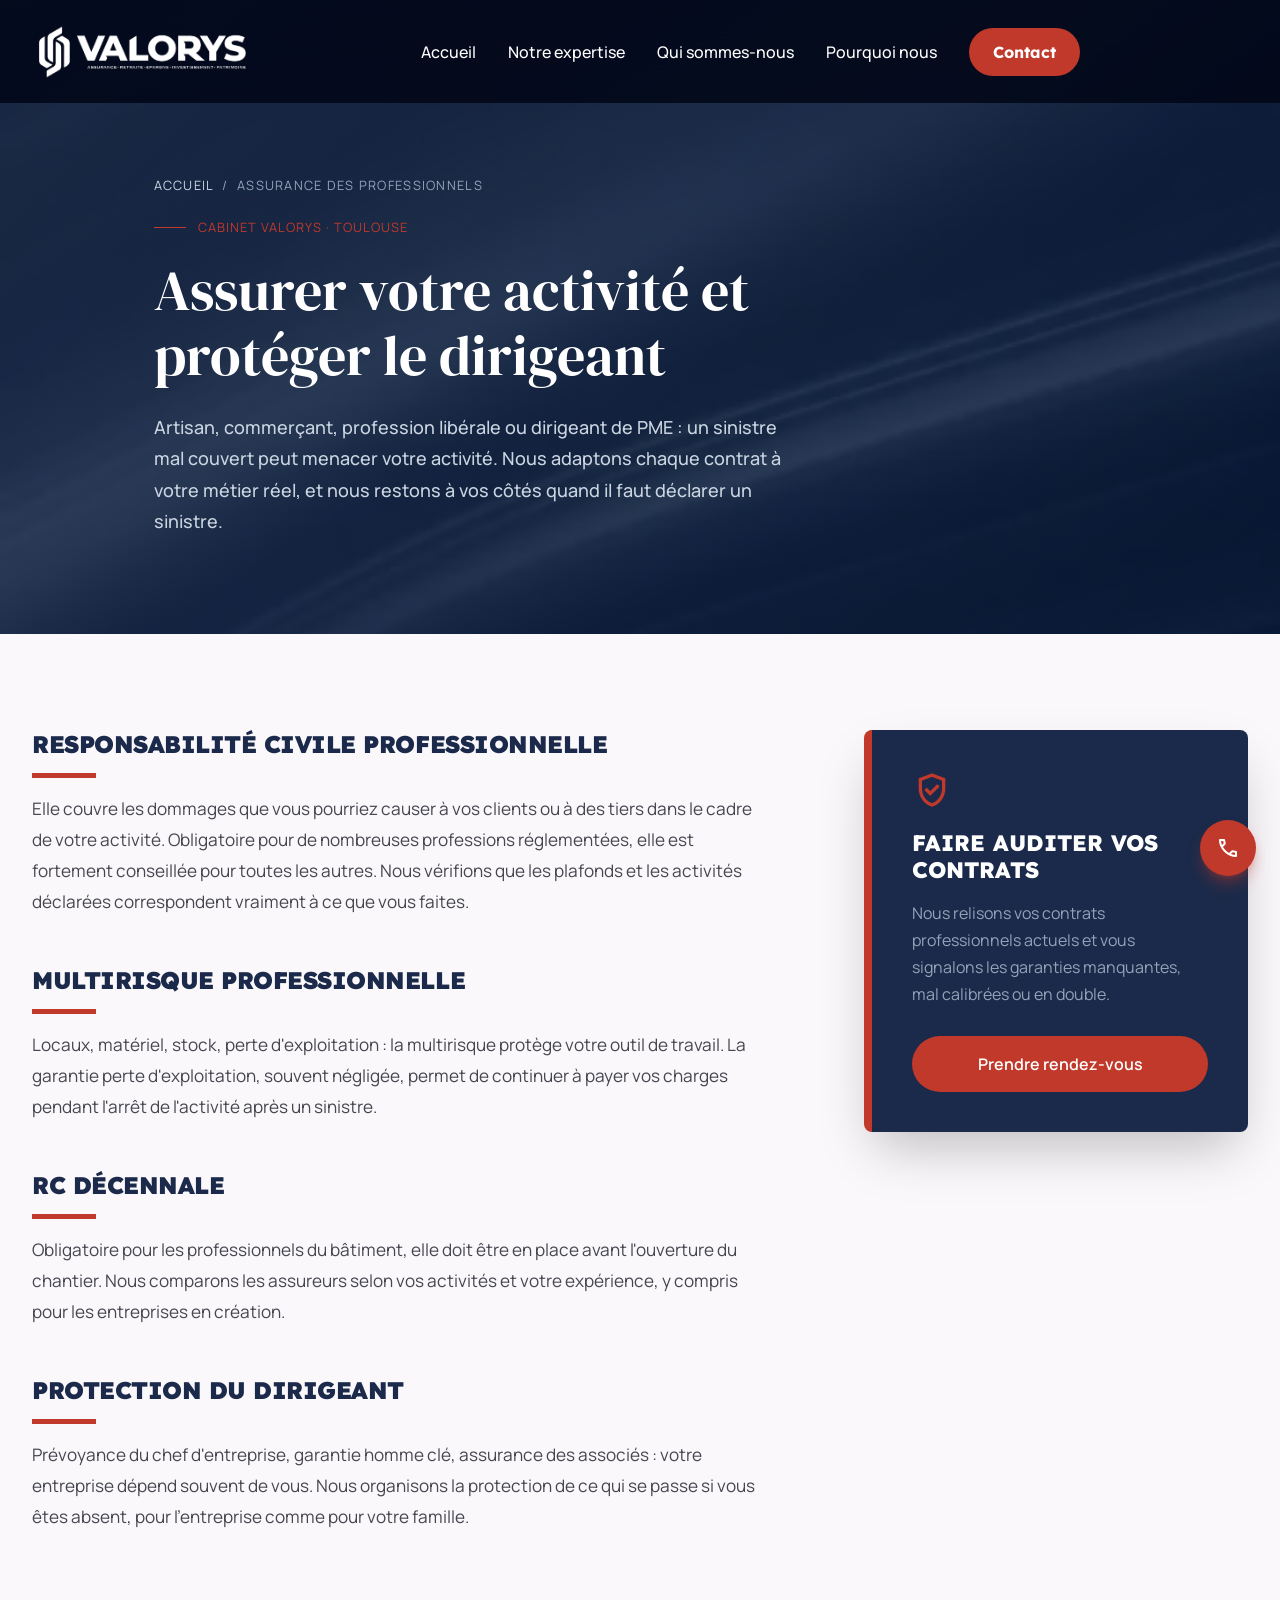
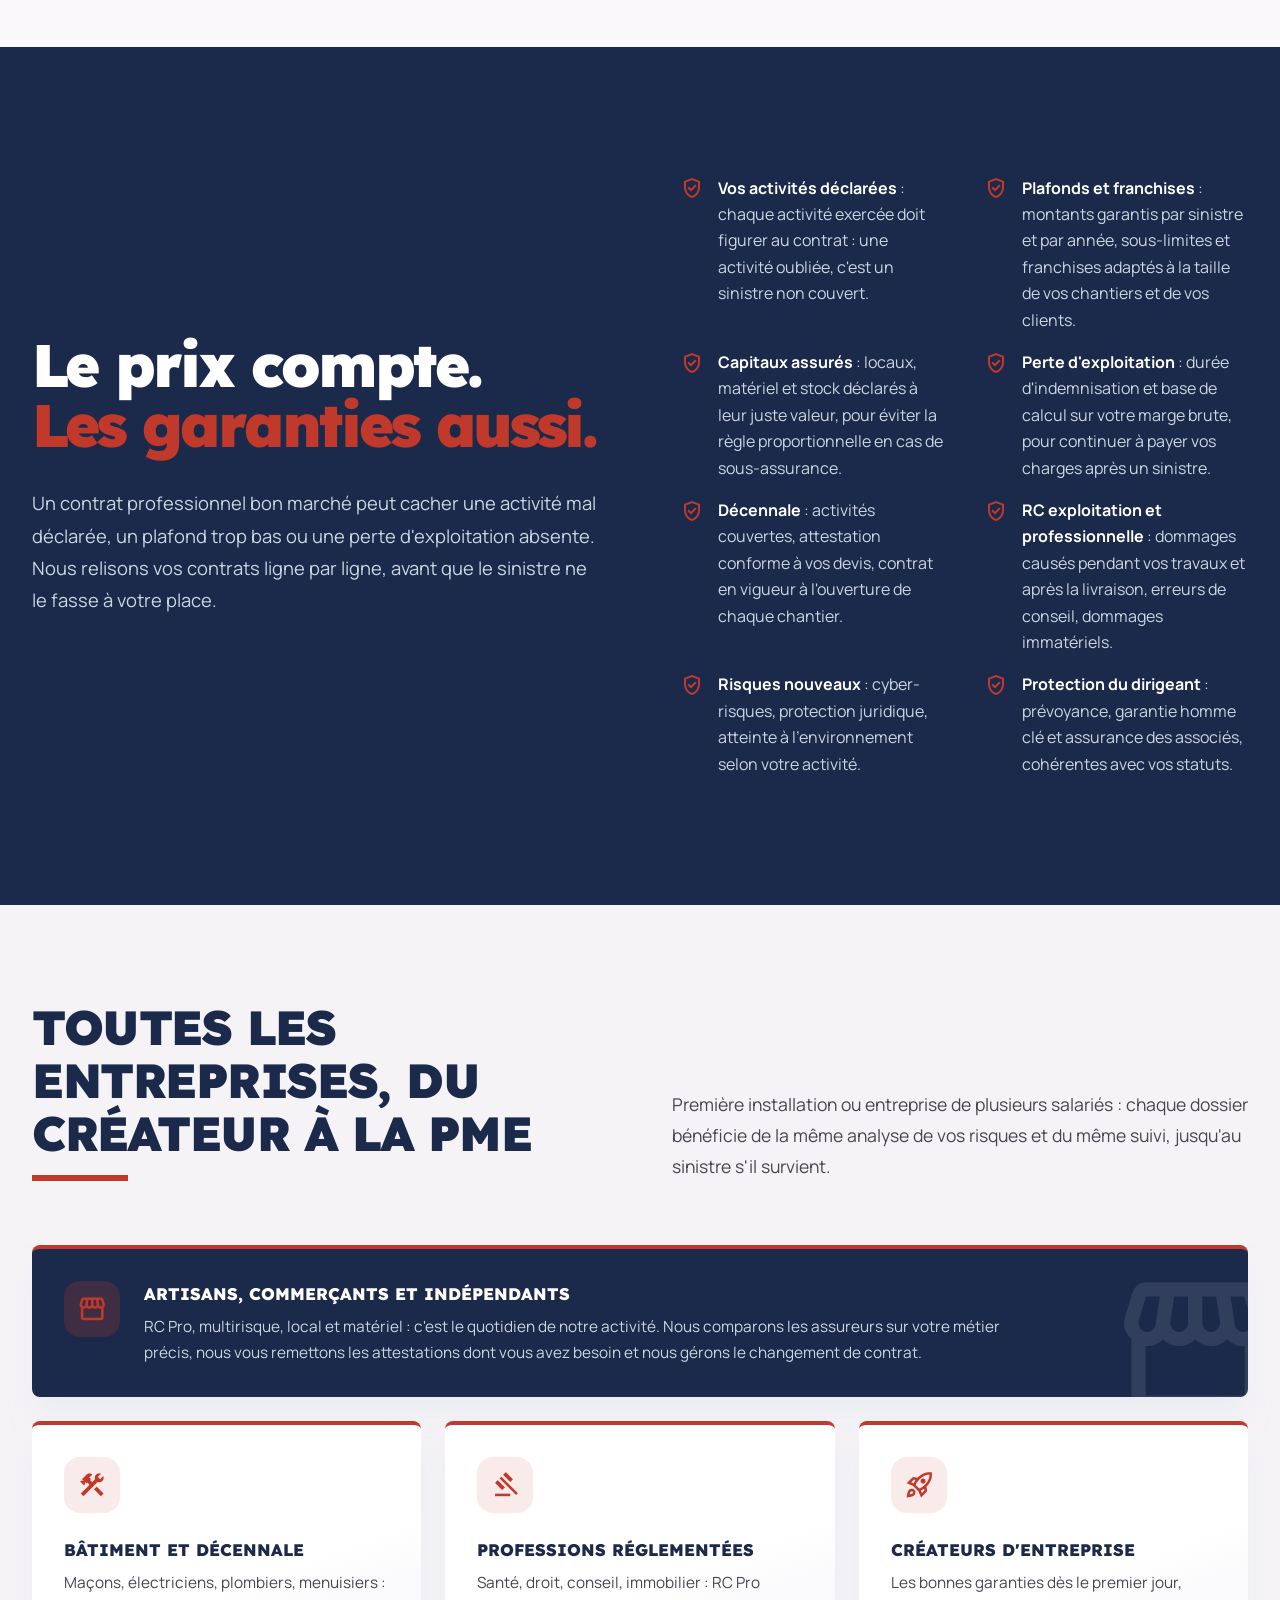
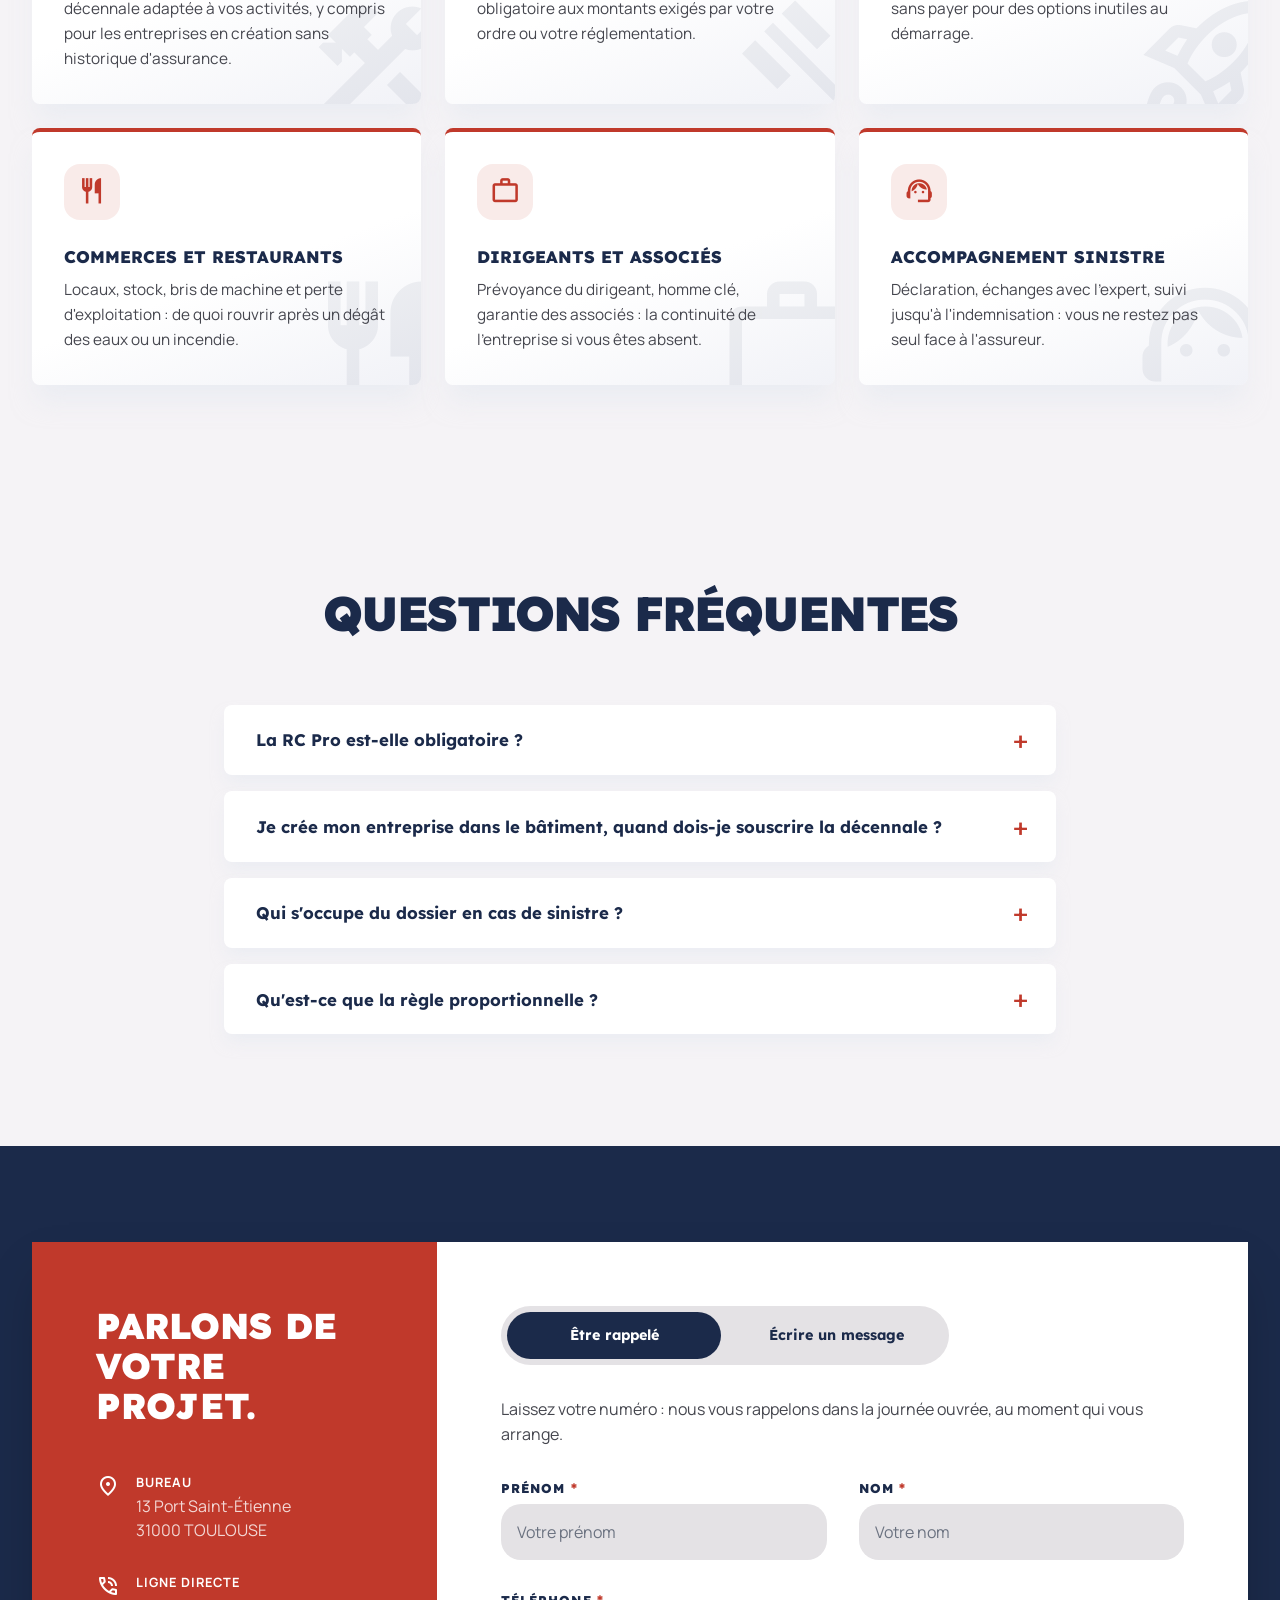
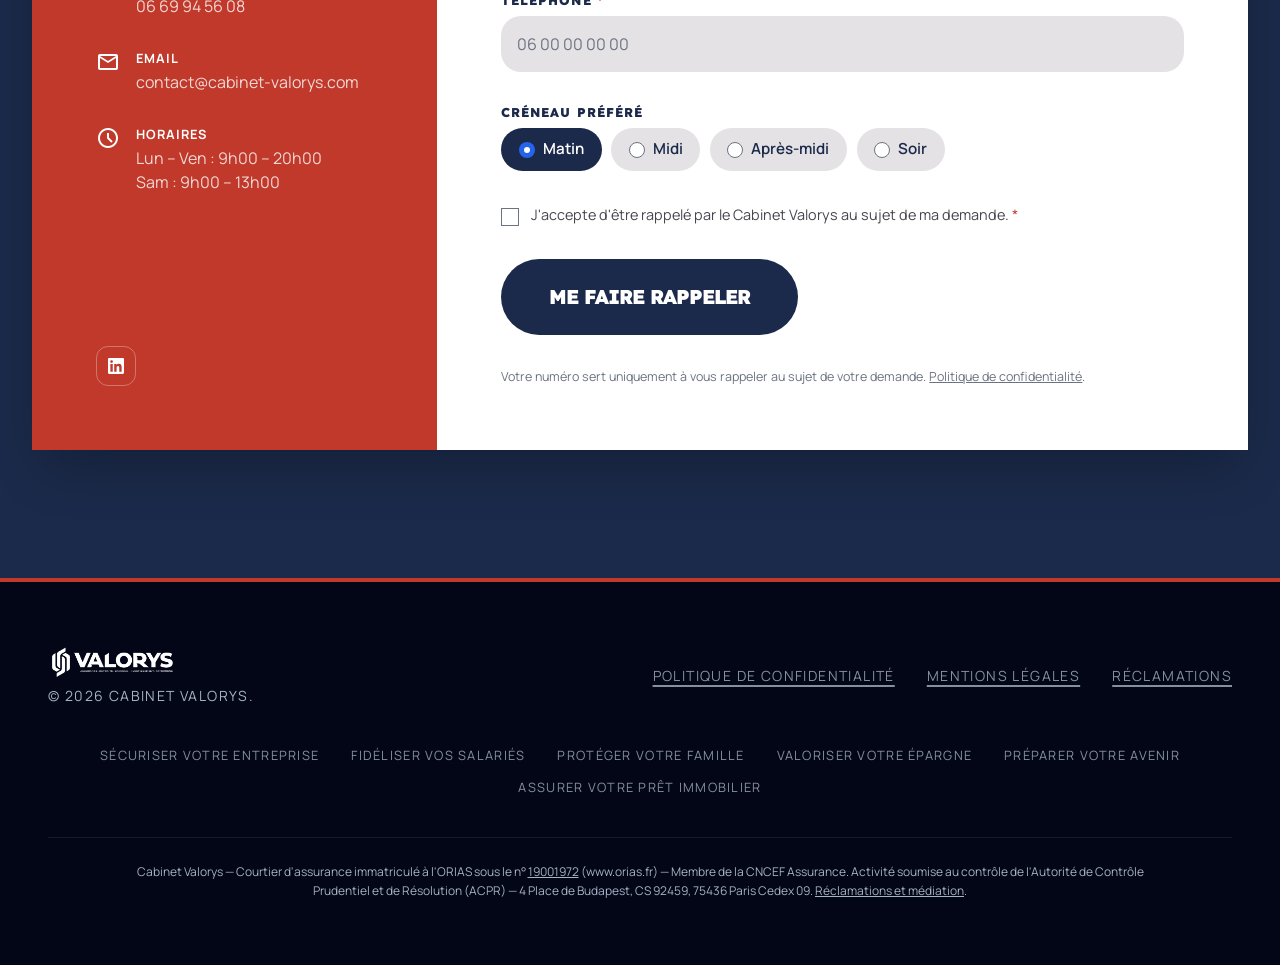
<file: protection-entreprise.html>
<!DOCTYPE html>
<html class="scroll-smooth" lang="fr-FR">
<head>
<meta charset="utf-8">
<meta content="width=device-width, initial-scale=1.0" name="viewport">
<script>document.documentElement.classList.add('js');</script>

<title>Assurance professionnelle à Toulouse : RC Pro, multirisque, décennale | Cabinet Valorys</title>
<meta name="description" content="RC professionnelle, multirisque, RC décennale et protection du dirigeant pour artisans, commerçants, professions libérales et PME à Toulouse.">
<meta name="robots" content="index, follow, max-image-preview:large, max-snippet:-1, max-video-preview:-1">
<meta name="author" content="Cabinet Valorys">
<meta name="geo.region" content="FR-31">
<meta name="geo.placename" content="Toulouse">
<meta name="geo.position" content="43.598;1.449">
<meta name="ICBM" content="43.598, 1.449">
<meta name="theme-color" content="#041534">
<meta name="format-detection" content="telephone=yes">
<link rel="canonical" href="https://www.cabinet-valorys.com/protection-entreprise.html">
<link rel="icon" href="/favicon.ico" sizes="48x48">
<link rel="icon" type="image/png" sizes="192x192" href="/public/icons/icon-192.png">
<link rel="apple-touch-icon" href="/public/icons/apple-touch-icon.png">
<link rel="manifest" href="/public/site.webmanifest">
<meta property="og:type" content="website">
<meta property="og:locale" content="fr_FR">
<meta property="og:site_name" content="Cabinet Valorys">
<meta property="og:title" content="Assurance professionnelle à Toulouse : RC Pro, multirisque, décennale | Cabinet Valorys">
<meta property="og:description" content="RC professionnelle, multirisque, RC décennale et protection du dirigeant pour artisans, commerçants, professions libérales et PME à Toulouse.">
<meta property="og:url" content="https://www.cabinet-valorys.com/protection-entreprise.html">
<meta property="og:image" content="https://www.cabinet-valorys.com/public/valorys_og_image_1200x630.jpg">
<meta property="og:image:width" content="1200">
<meta property="og:image:height" content="630">
<meta name="twitter:card" content="summary_large_image">
<meta name="twitter:title" content="Assurance professionnelle à Toulouse : RC Pro, multirisque, décennale | Cabinet Valorys">
<meta name="twitter:description" content="RC professionnelle, multirisque, RC décennale et protection du dirigeant pour artisans, commerçants, professions libérales et PME à Toulouse.">
<meta name="twitter:image" content="https://www.cabinet-valorys.com/public/valorys_og_image_1200x630.jpg">
<link rel="preload" as="font" type="font/woff2" href="/public/fonts/manrope-latin.woff2?v=101877a7" crossorigin>
<link rel="preload" as="font" type="font/woff2" href="/public/fonts/dm-serif-display-latin.woff2?v=436ae2f1" crossorigin>
<style>
        .material-symbols-outlined {
            font-variation-settings: 'FILL' 0, 'wght' 400, 'GRAD' 0, 'opsz' 24;
        }
        .text-glow-crimson {
            text-shadow: 0 0 20px rgba(192, 57, 43, 0.4);
        }
        .bg-architectural {
            background-image: linear-gradient(135deg, #1B2A4A 0%, #041534 100%);
        }

        /* =============================
           HERO ENTRANCE ANIMATIONS
        ============================== */
        .hero-badge {
            animation: fadeSlideUp 0.8s cubic-bezier(0.16, 1, 0.3, 1) 0.15s both;
        }
        .hero-title {
            animation: fadeSlideUp 0.9s cubic-bezier(0.16, 1, 0.3, 1) 0.35s both;
        }
        .hero-subtitle {
            animation: fadeSlideUp 0.9s cubic-bezier(0.16, 1, 0.3, 1) 0.55s both;
        }
        .hero-cta {
            animation: fadeSlideUp 0.9s cubic-bezier(0.16, 1, 0.3, 1) 0.75s both;
        }

        @keyframes fadeSlideUp {
            from {
                opacity: 0;
                transform: translateY(32px);
            }
            to {
                opacity: 1;
                transform: translateY(0);
            }
        }

        /* =============================
           SCROLL REVEAL
           (uniquement si JS actif : sans JS, le contenu reste visible)
        ============================== */
        .js .reveal {
            opacity: 0;
            transform: translateY(40px);
            transition: opacity 0.75s cubic-bezier(0.16, 1, 0.3, 1),
                        transform 0.75s cubic-bezier(0.16, 1, 0.3, 1);
        }
        .js .reveal.visible {
            opacity: 1;
            transform: translateY(0);
        }

        .js .reveal-left {
            opacity: 0;
            transform: translateX(-50px);
            transition: opacity 0.85s cubic-bezier(0.16, 1, 0.3, 1),
                        transform 0.85s cubic-bezier(0.16, 1, 0.3, 1);
        }
        .js .reveal-left.visible {
            opacity: 1;
            transform: translateX(0);
        }

        .js .reveal-right {
            opacity: 0;
            transform: translateX(50px);
            transition: opacity 0.85s cubic-bezier(0.16, 1, 0.3, 1),
                        transform 0.85s cubic-bezier(0.16, 1, 0.3, 1);
        }
        .js .reveal-right.visible {
            opacity: 1;
            transform: translateX(0);
        }

        /* Visiteurs ayant désactivé les animations dans leur système */
        @media (prefers-reduced-motion: reduce) {
            .hero-badge, .hero-title, .hero-subtitle, .hero-cta {
                animation: none;
            }
            .js .reveal, .js .reveal-left, .js .reveal-right {
                opacity: 1;
                transform: none;
                transition: none;
            }
        }

        /* Stagger delays */
        .stagger-1 { transition-delay: 0.1s; }
        .stagger-2 { transition-delay: 0.22s; }
        .stagger-3 { transition-delay: 0.34s; }
        .stagger-4 { transition-delay: 0.46s; }

        /* =============================
           SCROLL OFFSET FOR FIXED NAV
        ============================== */
        #solutions, #about, #contact {
            scroll-margin-top: 80px;
        }

        /* =============================
           NAV SCROLL EFFECT
        ============================== */
        #navbar {
            transition: padding-top 0.3s ease, padding-bottom 0.3s ease, box-shadow 0.3s ease;
        }
        #navbar.scrolled {
            padding-top: 0.875rem;
            padding-bottom: 0.875rem;
            box-shadow: 0 4px 32px rgba(0,0,0,0.35);
        }

        /* =============================
           MOBILE MENU
        ============================== */
        #mobile-menu {
            max-height: 0;
            overflow: hidden;
            transition: max-height 0.45s cubic-bezier(0.16, 1, 0.3, 1);
        }
        #mobile-menu.open {
            max-height: 480px;
        }

        /* =============================
           COUNTER
        ============================== */
        .counter-wrap {
            display: inline-block;
        }
        /* Le chiffre réel reste dans le HTML (robots, lecteurs d'écran) ;
           pendant l'animation, il est masqué et la valeur animée s'affiche par-dessus */
        .counter.is-counting {
            position: relative;
            -webkit-text-fill-color: transparent;
        }
        .counter.is-counting::after {
            content: attr(data-count);
            position: absolute;
            left: 0;
            top: 0;
            -webkit-text-fill-color: currentColor;
        }
    </style>
<link rel="stylesheet" href="/public/css/site.css?v=4611ba43">
<link rel="stylesheet" href="/public/css/extra.css?v=60cef03a">
<script type="application/ld+json">{
 "@context": "https://schema.org",
 "@type": "FAQPage",
 "mainEntity": [
  {
   "@type": "Question",
   "name": "La RC Pro est-elle obligatoire ?",
   "acceptedAnswer": {
    "@type": "Answer",
    "text": "Elle l'est pour de nombreuses professions réglementées (santé, droit, conseil, immobilier…). Pour les autres, elle reste vivement conseillée : un seul litige client peut coûter bien plus que des années de cotisations."
   }
  },
  {
   "@type": "Question",
   "name": "Je crée mon entreprise dans le bâtiment, quand dois-je souscrire la décennale ?",
   "acceptedAnswer": {
    "@type": "Answer",
    "text": "Avant le début de votre premier chantier : l'attestation doit figurer sur vos devis et factures. Nous pouvons vous aider à l'obtenir même sans historique d'assurance."
   }
  },
  {
   "@type": "Question",
   "name": "Qui s'occupe du dossier en cas de sinistre ?",
   "acceptedAnswer": {
    "@type": "Answer",
    "text": "Nous. Nous vous aidons à constituer la déclaration, puis nous suivons le dossier avec l'assureur jusqu'à l'indemnisation."
   }
  },
  {
   "@type": "Question",
   "name": "Qu'est-ce que la règle proportionnelle ?",
   "acceptedAnswer": {
    "@type": "Answer",
    "text": "Si les biens assurés sont déclarés pour une valeur inférieure à leur valeur réelle, l'assureur peut réduire l'indemnité dans la même proportion. Nous vérifions vos capitaux assurés pour éviter cette mauvaise surprise."
   }
  }
 ]
}</script>
<script type="application/ld+json">{
 "@context": "https://schema.org",
 "@type": "BreadcrumbList",
 "itemListElement": [
  {
   "@type": "ListItem",
   "position": 1,
   "name": "Accueil",
   "item": "https://www.cabinet-valorys.com/"
  },
  {
   "@type": "ListItem",
   "position": 2,
   "name": "Assurance des professionnels",
   "item": "https://www.cabinet-valorys.com/protection-entreprise.html"
  }
 ]
}</script>
</head>
<body class="bg-background text-on-surface font-body selection:bg-secondary selection:text-white">

<!-- ===== TOP NAV ===== -->
<nav id="navbar" class="fixed top-0 w-full z-50 bg-slate-950/85 backdrop-blur-xl px-8 py-6 max-w-full mx-auto">
    <div class="flex justify-between items-center">
        <a href="/" class="flex items-center">
            <img src="/public/Valorys_vectoriser.webp" alt="Cabinet Valorys - Courtier en assurance à Toulouse" width="221" height="55" fetchpriority="high" decoding="async" class="h-[55px] w-auto" style="filter: brightness(0) invert(1);">
        </a>
        <div class="hidden md:flex items-center gap-8">
            <a class="nav-link text-white font-body font-medium hover:text-secondary transition-colors duration-200 relative group" href="/">
                Accueil
                <span class="absolute -bottom-1 left-0 w-0 h-0.5 bg-secondary transition-all duration-300 group-hover:w-full"></span>
            </a>
            <div class="v-dd">
            <a class="nav-link text-white font-body font-medium hover:text-secondary transition-colors duration-200 relative group" href="/#solutions">
                Notre expertise
                <span class="absolute -bottom-1 left-0 w-0 h-0.5 bg-secondary transition-all duration-300 group-hover:w-full"></span>
            </a>
                <div class="v-dd-panel" role="menu"><a role="menuitem" href="/protection-entreprise.html"><span class="v-nav-t">Sécuriser votre entreprise</span><span class="v-nav-c">RC Pro · Multirisque · Décennale · Protection juridique</span></a><a role="menuitem" href="/epargne-entreprise.html"><span class="v-nav-t">Fidéliser vos salariés</span><span class="v-nav-c">PEE · PEI · PERECO · IFC</span></a><a role="menuitem" href="/prevoyance-sante.html"><span class="v-nav-t">Protéger votre famille</span><span class="v-nav-c">Prévoyance · Santé · Individuelle &amp; collective</span></a><a role="menuitem" href="/epargne-retraite.html"><span class="v-nav-t">Valoriser votre épargne</span><span class="v-nav-c">Assurance vie · PER · Capitalisation</span></a><a role="menuitem" href="/bilan-retraite.html"><span class="v-nav-t">Préparer votre avenir</span><span class="v-nav-c">Bilan retraite · Audit patrimonial</span></a><a role="menuitem" href="/assurance-emprunteur.html"><span class="v-nav-t">Assurer votre prêt immobilier</span><span class="v-nav-c">Assurance emprunteur · Loi Lemoine</span></a></div>
            </div>
            <a class="nav-link text-white font-body font-medium hover:text-secondary transition-colors duration-200 relative group" href="/#about">
                Qui sommes-nous
                <span class="absolute -bottom-1 left-0 w-0 h-0.5 bg-secondary transition-all duration-300 group-hover:w-full"></span>
            </a>
            <a class="nav-link text-white font-body font-medium hover:text-secondary transition-colors duration-200 relative group" href="/#pourquoi">
                Pourquoi nous
                <span class="absolute -bottom-1 left-0 w-0 h-0.5 bg-secondary transition-all duration-300 group-hover:w-full"></span>
            </a>
            <a href="/#contact" class="bg-secondary text-on-secondary px-6 py-3 font-headline font-bold rounded-[40px] hover:scale-95 transition-all duration-200 ease-in-out">
                Contact
            </a>
        </div>
        <div class="flex items-center gap-4">
            <button id="hamburger" type="button" class="md:hidden text-white p-2 focus:outline-none" aria-label="Menu" aria-controls="mobile-menu" aria-expanded="false">
                <span id="hamburger-icon" class="material-symbols-outlined text-3xl" aria-hidden="true">menu</span>
            </button>
        </div>
    </div>
    <div id="mobile-menu">
        <div class="flex flex-col gap-5 pt-6 pb-4 border-t border-white/10 mt-4">
            <a class="text-white font-body text-lg hover:text-secondary transition-colors" href="/" onclick="closeMenu()">Accueil</a>
            <a class="text-white font-body text-lg hover:text-secondary transition-colors" href="/#solutions" onclick="closeMenu()">Notre expertise</a>
            <div class="v-mob-sub"><a onclick="closeMenu()" href="/protection-entreprise.html"><span class="v-nav-t">Sécuriser votre entreprise</span><span class="v-nav-c">RC Pro · Multirisque · Décennale · Protection juridique</span></a><a onclick="closeMenu()" href="/epargne-entreprise.html"><span class="v-nav-t">Fidéliser vos salariés</span><span class="v-nav-c">PEE · PEI · PERECO · IFC</span></a><a onclick="closeMenu()" href="/prevoyance-sante.html"><span class="v-nav-t">Protéger votre famille</span><span class="v-nav-c">Prévoyance · Santé · Individuelle &amp; collective</span></a><a onclick="closeMenu()" href="/epargne-retraite.html"><span class="v-nav-t">Valoriser votre épargne</span><span class="v-nav-c">Assurance vie · PER · Capitalisation</span></a><a onclick="closeMenu()" href="/bilan-retraite.html"><span class="v-nav-t">Préparer votre avenir</span><span class="v-nav-c">Bilan retraite · Audit patrimonial</span></a><a onclick="closeMenu()" href="/assurance-emprunteur.html"><span class="v-nav-t">Assurer votre prêt immobilier</span><span class="v-nav-c">Assurance emprunteur · Loi Lemoine</span></a></div>
            <a class="text-white font-body text-lg hover:text-secondary transition-colors" href="/#about" onclick="closeMenu()">Qui sommes-nous</a>
            <a class="text-white font-body text-lg hover:text-secondary transition-colors" href="/#pourquoi" onclick="closeMenu()">Pourquoi nous</a>
            <a href="/#contact" onclick="closeMenu()" class="bg-secondary text-white px-6 py-3 font-body font-bold rounded-[40px] hover:scale-95 transition-all duration-200 w-full mt-2 text-center">
                Contact
            </a>
        </div>
    </div>
</nav>

<section class="relative overflow-hidden bg-architectural v-page-hero">
    <div class="absolute inset-0 z-[3] opacity-20 pointer-events-none" aria-hidden="true">
        <img alt="" role="presentation" width="512" height="512" decoding="async" class="w-full h-full object-cover" src="/public/hero-texture.webp">
    </div>
    <div class="v-inner">
        <p class="v-crumbs hero-badge"><a href="/">Accueil</a> &nbsp;/&nbsp; Assurance des professionnels</p>
        <div class="hero-badge flex items-center gap-3 mb-6">
            <span class="block w-8 h-px bg-secondary"></span>
            <span class="text-secondary font-body uppercase tracking-widest text-xs">Cabinet Valorys · Toulouse</span>
        </div>
        <h1 class="hero-title">Assurer votre activité et protéger le dirigeant</h1>
        <p class="v-lead hero-subtitle">Artisan, commerçant, profession libérale ou dirigeant de PME : un sinistre mal couvert peut menacer votre activité. Nous adaptons chaque contrat à votre métier réel, et nous restons à vos côtés quand il faut déclarer un sinistre.</p>
    </div>
</section>

<section class="v-body">
    <div class="container mx-auto px-8 v-grid">
        <div class="v-prose reveal"><h2>Responsabilité civile professionnelle</h2>
<p>Elle couvre les dommages que vous pourriez causer à vos clients ou à des tiers dans le cadre de votre activité. Obligatoire pour de nombreuses professions réglementées, elle est fortement conseillée pour toutes les autres. Nous vérifions que les plafonds et les activités déclarées correspondent vraiment à ce que vous faites.</p>
<h2>Multirisque professionnelle</h2>
<p>Locaux, matériel, stock, perte d'exploitation : la multirisque protège votre outil de travail. La garantie perte d'exploitation, souvent négligée, permet de continuer à payer vos charges pendant l'arrêt de l'activité après un sinistre.</p>
<h2>RC décennale</h2>
<p>Obligatoire pour les professionnels du bâtiment, elle doit être en place avant l'ouverture du chantier. Nous comparons les assureurs selon vos activités et votre expérience, y compris pour les entreprises en création.</p>
<h2>Protection du dirigeant</h2>
<p>Prévoyance du chef d'entreprise, garantie homme clé, assurance des associés : votre entreprise dépend souvent de vous. Nous organisons la protection de ce qui se passe si vous êtes absent, pour l'entreprise comme pour votre famille.</p></div>
        <aside class="v-aside reveal-right">
            <span class="material-symbols-outlined" aria-hidden="true">verified_user</span>
            <h3>Faire auditer vos contrats</h3>
            <p>Nous relisons vos contrats professionnels actuels et vous signalons les garanties manquantes, mal calibrées ou en double.</p>
            <a class="v-btn" href="#contact">Prendre rendez-vous</a>
        </aside>
    </div>
</section>

<section class="py-32 bg-primary relative overflow-hidden" id="analyse">
    <div class="container mx-auto px-8 relative z-10">
        <div class="grid grid-cols-1 lg:grid-cols-2 gap-20 items-center">
            <div class="reveal-left">
                <h2 class="font-headline font-black text-3xl md:text-5xl lg:text-6xl text-white mb-8 leading-tight tracking-tighter">Le prix compte.<br><span class="text-secondary">Les garanties aussi.</span></h2>
                <p class="v-lead-dark">Un contrat professionnel bon marché peut cacher une activité mal déclarée, un plafond trop bas ou une perte d'exploitation absente. Nous relisons vos contrats ligne par ligne, avant que le sinistre ne le fasse à votre place.</p>
            </div>
            <ul class="v-checks reveal-right"><li><span class="material-symbols-outlined" aria-hidden="true">verified_user</span><span><strong>Vos activités déclarées</strong> : chaque activité exercée doit figurer au contrat : une activité oubliée, c'est un sinistre non couvert.</span></li><li><span class="material-symbols-outlined" aria-hidden="true">verified_user</span><span><strong>Plafonds et franchises</strong> : montants garantis par sinistre et par année, sous-limites et franchises adaptés à la taille de vos chantiers et de vos clients.</span></li><li><span class="material-symbols-outlined" aria-hidden="true">verified_user</span><span><strong>Capitaux assurés</strong> : locaux, matériel et stock déclarés à leur juste valeur, pour éviter la règle proportionnelle en cas de sous-assurance.</span></li><li><span class="material-symbols-outlined" aria-hidden="true">verified_user</span><span><strong>Perte d'exploitation</strong> : durée d'indemnisation et base de calcul sur votre marge brute, pour continuer à payer vos charges après un sinistre.</span></li><li><span class="material-symbols-outlined" aria-hidden="true">verified_user</span><span><strong>Décennale</strong> : activités couvertes, attestation conforme à vos devis, contrat en vigueur à l'ouverture de chaque chantier.</span></li><li><span class="material-symbols-outlined" aria-hidden="true">verified_user</span><span><strong>RC exploitation et professionnelle</strong> : dommages causés pendant vos travaux et après la livraison, erreurs de conseil, dommages immatériels.</span></li><li><span class="material-symbols-outlined" aria-hidden="true">verified_user</span><span><strong>Risques nouveaux</strong> : cyber-risques, protection juridique, atteinte à l'environnement selon votre activité.</span></li><li><span class="material-symbols-outlined" aria-hidden="true">verified_user</span><span><strong>Protection du dirigeant</strong> : prévoyance, garantie homme clé et assurance des associés, cohérentes avec vos statuts.</span></li></ul>
        </div>
    </div>
</section>
<section class="py-24 bg-surface-container-low" id="profils">
    <div class="container mx-auto px-8">
        <div class="v-head-row reveal">
            <div><h2 class="v-section-title">Toutes les entreprises, du créateur à la PME</h2><div class="v-bar"></div></div>
            <p class="v-lead-light">Première installation ou entreprise de plusieurs salariés : chaque dossier bénéficie de la même analyse de vos risques et du même suivi, jusqu'au sinistre s'il survient.</p>
        </div>
        <div class="v-trust v-trust3 reveal">
            <div class="v-trust-wide"><span class="v-card-ico v-ico-dark"><span class="material-symbols-outlined" aria-hidden="true">storefront</span></span><div><h3>Artisans, commerçants et indépendants</h3><p>RC Pro, multirisque, local et matériel : c'est le quotidien de notre activité. Nous comparons les assureurs sur votre métier précis, nous vous remettons les attestations dont vous avez besoin et nous gérons le changement de contrat.</p></div><div class="v-card-mark" aria-hidden="true"><span class="material-symbols-outlined">storefront</span></div></div>
            <div class="v-tcard"><span class="v-card-ico"><span class="material-symbols-outlined" aria-hidden="true">construction</span></span><h3>Bâtiment et décennale</h3><p>Maçons, électriciens, plombiers, menuisiers : décennale adaptée à vos activités, y compris pour les entreprises en création sans historique d'assurance.</p><div class="v-card-mark" aria-hidden="true"><span class="material-symbols-outlined">construction</span></div></div><div class="v-tcard"><span class="v-card-ico"><span class="material-symbols-outlined" aria-hidden="true">gavel</span></span><h3>Professions réglementées</h3><p>Santé, droit, conseil, immobilier : RC Pro obligatoire aux montants exigés par votre ordre ou votre réglementation.</p><div class="v-card-mark" aria-hidden="true"><span class="material-symbols-outlined">gavel</span></div></div><div class="v-tcard"><span class="v-card-ico"><span class="material-symbols-outlined" aria-hidden="true">rocket_launch</span></span><h3>Créateurs d'entreprise</h3><p>Les bonnes garanties dès le premier jour, sans payer pour des options inutiles au démarrage.</p><div class="v-card-mark" aria-hidden="true"><span class="material-symbols-outlined">rocket_launch</span></div></div><div class="v-tcard"><span class="v-card-ico"><span class="material-symbols-outlined" aria-hidden="true">restaurant</span></span><h3>Commerces et restaurants</h3><p>Locaux, stock, bris de machine et perte d'exploitation : de quoi rouvrir après un dégât des eaux ou un incendie.</p><div class="v-card-mark" aria-hidden="true"><span class="material-symbols-outlined">restaurant</span></div></div><div class="v-tcard"><span class="v-card-ico"><span class="material-symbols-outlined" aria-hidden="true">work</span></span><h3>Dirigeants et associés</h3><p>Prévoyance du dirigeant, homme clé, garantie des associés : la continuité de l'entreprise si vous êtes absent.</p><div class="v-card-mark" aria-hidden="true"><span class="material-symbols-outlined">work</span></div></div><div class="v-tcard"><span class="v-card-ico"><span class="material-symbols-outlined" aria-hidden="true">support_agent</span></span><h3>Accompagnement sinistre</h3><p>Déclaration, échanges avec l'expert, suivi jusqu'à l'indemnisation : vous ne restez pas seul face à l'assureur.</p><div class="v-card-mark" aria-hidden="true"><span class="material-symbols-outlined">support_agent</span></div></div>
        </div>
    </div>
</section>
<section class="v-faq">
    <div class="container mx-auto px-8">
        <h2 class="reveal">Questions fréquentes</h2>
        <div class="v-faq-list reveal"><details><summary>La RC Pro est-elle obligatoire ?</summary><p>Elle l&#x27;est pour de nombreuses professions réglementées (santé, droit, conseil, immobilier…). Pour les autres, elle reste vivement conseillée : un seul litige client peut coûter bien plus que des années de cotisations.</p></details><details><summary>Je crée mon entreprise dans le bâtiment, quand dois-je souscrire la décennale ?</summary><p>Avant le début de votre premier chantier : l&#x27;attestation doit figurer sur vos devis et factures. Nous pouvons vous aider à l&#x27;obtenir même sans historique d&#x27;assurance.</p></details><details><summary>Qui s&#x27;occupe du dossier en cas de sinistre ?</summary><p>Nous. Nous vous aidons à constituer la déclaration, puis nous suivons le dossier avec l&#x27;assureur jusqu&#x27;à l&#x27;indemnisation.</p></details><details><summary>Qu&#x27;est-ce que la règle proportionnelle ?</summary><p>Si les biens assurés sont déclarés pour une valeur inférieure à leur valeur réelle, l&#x27;assureur peut réduire l&#x27;indemnité dans la même proportion. Nous vérifions vos capitaux assurés pour éviter cette mauvaise surprise.</p></details></div>
    </div>
</section>

<!-- ===== CONTACT ===== -->
<section class="bg-primary pt-24 pb-32" id="contact">
    <div class="container mx-auto px-8">
        <div class="bg-white rounded-none flex flex-col lg:flex-row overflow-hidden shadow-2xl reveal">
            <div class="lg:w-1/3 bg-secondary p-12 lg:p-16 flex flex-col justify-between">
                <div>
                    <h2 class="font-headline font-black text-3xl md:text-4xl text-white mb-8 uppercase leading-none">Parlons de votre projet.</h2>
                    <div class="space-y-8 mt-12">
                        <div class="flex items-start gap-4">
                            <span class="material-symbols-outlined text-white" aria-hidden="true">location_on</span>
                            <div>
                                <p class="text-white font-bold uppercase tracking-widest text-xs mb-1">Bureau</p>
                                <p class="text-white/80">13 Port Saint-Étienne<br>31000 TOULOUSE</p>
                            </div>
                        </div>
                        <div class="flex items-start gap-4">
                            <span class="material-symbols-outlined text-white" aria-hidden="true">phone_in_talk</span>
                            <div>
                                <p class="text-white font-bold uppercase tracking-widest text-xs mb-1">Ligne directe</p>
                                <p class="text-white/80"><a href="tel:+33669945608" class="hover:text-white hover:underline underline-offset-4">06 69 94 56 08</a></p>
                            </div>
                        </div>
                        <div class="flex items-start gap-4">
                            <span class="material-symbols-outlined text-white" aria-hidden="true">mail</span>
                            <div>
                                <p class="text-white font-bold uppercase tracking-widest text-xs mb-1">Email</p>
                                <p class="text-white/80"><a href="mailto:contact@cabinet-valorys.com" class="hover:text-white hover:underline underline-offset-4">contact@cabinet-valorys.com</a></p>
                            </div>
                        </div>
                        <div class="flex items-start gap-4">
                            <span class="material-symbols-outlined text-white" aria-hidden="true">schedule</span>
                            <div>
                                <p class="text-white font-bold uppercase tracking-widest text-xs mb-1">Horaires</p>
                                <p class="text-white/80">Lun – Ven : 9h00 – 20h00<br>Sam : 9h00 – 13h00</p>
                            </div>
                        </div>
                    </div>
                </div>
                <div class="pt-12">
                    <div class="flex gap-4">
                        <a href="https://www.linkedin.com/in/michael-puxeddu-17773918a/" target="_blank" rel="noopener" aria-label="LinkedIn de Michaël Puxeddu" class="w-10 h-10 border border-white/30 rounded-full flex items-center justify-center text-white hover:bg-white hover:text-secondary transition-all cursor-pointer">
                            <svg xmlns="http://www.w3.org/2000/svg" width="16" height="16" fill="currentColor" viewBox="0 0 24 24" aria-hidden="true" focusable="false"><path d="M20.447 20.452h-3.554v-5.569c0-1.328-.027-3.037-1.852-3.037-1.853 0-2.136 1.445-2.136 2.939v5.667H9.351V9h3.414v1.561h.046c.477-.9 1.637-1.85 3.37-1.85 3.601 0 4.267 2.37 4.267 5.455v6.286zM5.337 7.433a2.062 2.062 0 0 1-2.063-2.065 2.064 2.064 0 1 1 2.063 2.065zm1.782 13.019H3.555V9h3.564v11.452zM22.225 0H1.771C.792 0 0 .774 0 1.729v20.542C0 23.227.792 24 1.771 24h20.451C23.2 24 24 23.227 24 22.271V1.729C24 .774 23.2 0 22.222 0h.003z"></path></svg>
                        </a>
                    </div>
                </div>
            </div>
            <div class="lg:w-2/3 p-12 lg:p-16 bg-white">
                <div class="v-tabs" role="tablist" aria-label="Type de contact">
                    <button type="button" role="tab" id="tab-rappel" aria-controls="panel-rappel" aria-selected="true" data-tab="rappel">Être rappelé</button>
                    <button type="button" role="tab" id="tab-message" aria-controls="panel-message" aria-selected="false" data-tab="message">Écrire un message</button>
                </div>
                <form id="callback-form" class="space-y-8" novalidate role="tabpanel" aria-labelledby="tab-rappel" data-panel="rappel">
                    <p class="v-tab-intro">Laissez votre numéro : nous vous rappelons dans la journée ouvrée, au moment qui vous arrange.</p>
                    <div class="grid grid-cols-1 md:grid-cols-2 gap-8">
                        <div class="relative group">
                            <label for="cb-name" class="block text-primary font-headline font-extrabold uppercase text-xs tracking-widest mb-2">Prénom <span class="text-secondary">*</span></label>
                            <input id="cb-name" name="firstname" required maxlength="60" autocomplete="given-name" class="w-full bg-surface-container-highest border-none p-4 font-body focus:ring-2 focus:ring-primary/40 transition-all rounded-[20px]" placeholder="Votre prénom" type="text">
                        </div>
                        <div class="relative group">
                            <label for="cb-lastname" class="block text-primary font-headline font-extrabold uppercase text-xs tracking-widest mb-2">Nom <span class="text-secondary">*</span></label>
                            <input id="cb-lastname" name="lastname" required maxlength="60" autocomplete="family-name" class="w-full bg-surface-container-highest border-none p-4 font-body focus:ring-2 focus:ring-primary/40 transition-all rounded-[20px]" placeholder="Votre nom" type="text">
                        </div>
                    </div>
                    <div class="grid grid-cols-1 gap-8">
                        <div class="relative group">
                            <label for="cb-phone" class="block text-primary font-headline font-extrabold uppercase text-xs tracking-widest mb-2">Téléphone <span class="text-secondary">*</span></label>
                            <input id="cb-phone" name="phone" required autocomplete="tel" inputmode="tel" class="w-full bg-surface-container-highest border-none p-4 font-body focus:ring-2 focus:ring-primary/40 transition-all rounded-[20px]" placeholder="06 00 00 00 00" type="tel">
                        </div>
                    </div>
                    <fieldset class="v-slots"><legend class="block text-primary font-headline font-extrabold uppercase text-xs tracking-widest mb-2">Créneau préféré</legend>
                        <label><input type="radio" name="slot" value="Matin (9h – 12h)" checked> Matin</label>
                        <label><input type="radio" name="slot" value="Midi (12h – 14h)"> Midi</label>
                        <label><input type="radio" name="slot" value="Après-midi (14h – 18h)"> Après-midi</label>
                        <label><input type="radio" name="slot" value="Soir (18h – 20h)"> Soir</label>
                    </fieldset>
                    <input type="hidden" id="cb-type" value="Responsabilité civile professionnelle">
                    <div class="sr-only" aria-hidden="true"><label for="cb-website">Ne pas remplir ce champ</label><input id="cb-website" type="text" tabindex="-1" autocomplete="off"></div>
                    <label class="v-consent" for="cb-consent"><input id="cb-consent" type="checkbox" required> <span>J'accepte d'être rappelé par le Cabinet Valorys au sujet de ma demande. <span class="text-secondary">*</span></span></label>
                    <div id="cb-feedback" class="hidden rounded-[20px] p-4 text-sm font-body font-semibold" role="status" aria-live="polite"></div>
                    <button id="cb-submit" type="submit" class="bg-primary text-white font-headline font-black text-xl py-6 px-12 uppercase tracking-tighter hover:bg-secondary transition-colors duration-300 w-full md:w-auto rounded-[40px] flex items-center justify-center gap-3 disabled:opacity-60 disabled:cursor-not-allowed">
                        <span id="cb-btn-label">Me faire rappeler</span>
                    </button>
                    <p class="v-form-legal">Votre numéro sert uniquement à vous rappeler au sujet de votre demande. <a href="/mentions-legales.html#politique-confidentialite">Politique de confidentialité</a>.</p>
                </form>
                <form id="contact-form" class="space-y-8" novalidate role="tabpanel" aria-labelledby="tab-message" data-panel="message" hidden>
                    <div class="grid grid-cols-1 md:grid-cols-2 gap-8">
                        <div class="relative group">
                            <label for="cf-name" class="block text-primary font-headline font-extrabold uppercase text-xs tracking-widest mb-2">Prénom <span class="text-secondary">*</span></label>
                            <input id="cf-name" name="firstname" required maxlength="60" autocomplete="given-name" class="w-full bg-surface-container-highest border-none p-4 font-body focus:ring-2 focus:ring-primary/40 transition-all rounded-[20px]" placeholder="Votre prénom" type="text">
                        </div>
                        <div class="relative group">
                            <label for="cf-lastname" class="block text-primary font-headline font-extrabold uppercase text-xs tracking-widest mb-2">Nom <span class="text-secondary">*</span></label>
                            <input id="cf-lastname" name="lastname" required maxlength="60" autocomplete="family-name" class="w-full bg-surface-container-highest border-none p-4 font-body focus:ring-2 focus:ring-primary/40 transition-all rounded-[20px]" placeholder="Votre nom" type="text">
                        </div>
                    </div>
                    <div class="grid grid-cols-1 md:grid-cols-2 gap-8">
                        <div class="relative group">
                            <label for="cf-email" class="block text-primary font-headline font-extrabold uppercase text-xs tracking-widest mb-2">Adresse e-mail <span class="text-secondary">*</span></label>
                            <input id="cf-email" name="email" required maxlength="150" autocomplete="email" inputmode="email" class="w-full bg-surface-container-highest border-none p-4 font-body focus:ring-2 focus:ring-primary/40 transition-all rounded-[20px]" placeholder="votre@email.fr" type="email">
                        </div>
                        <div class="relative group">
                            <label for="cf-phone" class="block text-primary font-headline font-extrabold uppercase text-xs tracking-widest mb-2">Téléphone</label>
                            <input id="cf-phone" name="phone" autocomplete="tel" inputmode="tel" class="w-full bg-surface-container-highest border-none p-4 font-body focus:ring-2 focus:ring-primary/40 transition-all rounded-[20px]" placeholder="06 00 00 00 00" type="tel">
                        </div>
                    </div>
                    <div class="relative group">
                        <label for="cf-type" class="block text-primary font-headline font-extrabold uppercase text-xs tracking-widest mb-2">Type de demande</label>
                        <select id="cf-type" name="request_type" class="w-full bg-surface-container-highest border-none p-4 font-body focus:ring-2 focus:ring-primary/40 transition-all rounded-[20px]">
                            <option value="">• Sélectionnez votre besoin •</option><optgroup label="• Protection de l&#x27;entreprise •"><option>Responsabilité Civile Professionnelle</option><option>Multirisque Professionnelle</option><option>RC Décennale</option><option>Protection du dirigeant</option></optgroup><optgroup label="• Protection des personnes •"><option>Prévoyance individuelle</option><option>Santé individuelle</option><option>Prévoyance &amp; santé collective</option></optgroup><optgroup label="• Épargne salariale &amp; engagements sociaux •"><option>Épargne salariale (PEE, PEI, PERECO)</option><option>Intéressement &amp; participation</option><option>PER d&#x27;entreprise</option><option>IFC (Indemnités de Fin de Carrière)</option></optgroup><optgroup label="• Épargne &amp; retraite •"><option>Assurance vie</option><option>Plan d&#x27;épargne retraite (PER)</option></optgroup><optgroup label="• Bilan &amp; conseil •"><option>Bilan retraite &amp; audit patrimonial</option></optgroup><optgroup label="• Financement •"><option>Assurance emprunteur</option><option>Changer mon assurance de prêt en cours</option></optgroup><optgroup label="•"><option>Autre / consultation générale</option></optgroup>
                        </select>
                    </div>
                    <div class="relative group">
                        <label for="cf-message" class="block text-primary font-headline font-extrabold uppercase text-xs tracking-widest mb-2">Message</label>
                        <textarea id="cf-message" name="message" maxlength="2000" class="w-full bg-surface-container-highest border-none p-4 font-body focus:ring-2 focus:ring-primary/40 transition-all rounded-[20px]" placeholder="Décrivez votre situation et vos besoins en assurance..." rows="4"></textarea>
                    </div>
                    <div class="sr-only" aria-hidden="true">
                        <label for="cf-website">Ne pas remplir ce champ</label>
                        <input id="cf-website" name="website" type="text" tabindex="-1" autocomplete="off">
                    </div>
                    <label class="v-consent" for="cf-consent"><input id="cf-consent" type="checkbox" required> <span>J'accepte que mes données soient utilisées par le Cabinet Valorys pour me recontacter au sujet de ma demande. <span class="text-secondary">*</span></span></label>
                    <div id="cf-feedback" class="hidden rounded-[20px] p-4 text-sm font-body font-semibold" role="status" aria-live="polite"></div>
                    <button id="cf-submit" type="submit" class="bg-primary text-white font-headline font-black text-xl py-6 px-12 uppercase tracking-tighter hover:bg-secondary transition-colors duration-300 w-full md:w-auto rounded-[40px] flex items-center justify-center gap-3 disabled:opacity-60 disabled:cursor-not-allowed">
                        <span id="cf-btn-label">Envoyer la demande</span>
                        <svg id="cf-spinner" class="hidden animate-spin w-5 h-5" xmlns="http://www.w3.org/2000/svg" fill="none" viewBox="0 0 24 24"><circle class="opacity-25" cx="12" cy="12" r="10" stroke="currentColor" stroke-width="4"></circle><path class="opacity-75" fill="currentColor" d="M4 12a8 8 0 018-8v8z"></path></svg>
                    </button>
                    <p class="v-form-legal">Vos données sont destinées au seul Cabinet Valorys pour traiter votre demande, et conservées 3 ans au plus si aucune suite n'y est donnée. Vous pouvez y accéder, les rectifier ou les faire effacer en écrivant à contact@cabinet-valorys.com. <a href="/mentions-legales.html#politique-confidentialite">Politique de confidentialité</a>.</p>
                </form>
            </div>
        </div>
    </div>
</section>

<!-- ===== FOOTER ===== -->
<footer class="bg-slate-950 flex flex-col px-12 py-16 w-full border-t-4 border-secondary">
    <div class="flex flex-col md:flex-row justify-between items-center w-full">
        <div class="mb-8 md:mb-0">
            <img src="/public/Valorys_vectoriser.webp" alt="Cabinet Valorys" width="129" height="32" loading="lazy" decoding="async" class="h-8 w-auto" style="filter: brightness(0) invert(1);">
            <p class="text-slate-400 font-body text-sm uppercase tracking-widest mt-2">© 2026 Cabinet Valorys.</p>
        </div>
        <div class="flex flex-wrap justify-center gap-8">
            <a class="text-slate-400 font-body text-sm uppercase tracking-widest hover:text-secondary underline decoration-2 underline-offset-4 transition-all opacity-80 hover:opacity-100" href="/mentions-legales.html#politique-confidentialite">Politique de confidentialité</a>
            <a class="text-slate-400 font-body text-sm uppercase tracking-widest hover:text-secondary underline decoration-2 underline-offset-4 transition-all opacity-80 hover:opacity-100" href="/mentions-legales.html">Mentions légales</a>
            <a class="text-slate-400 font-body text-sm uppercase tracking-widest hover:text-secondary underline decoration-2 underline-offset-4 transition-all opacity-80 hover:opacity-100" href="/mentions-legales.html#reclamations">Réclamations</a>
            
        </div>
    </div>
    <nav class="v-foot-services" aria-label="Nos expertises"><a href="/protection-entreprise.html">Sécuriser votre entreprise</a><a href="/epargne-entreprise.html">Fidéliser vos salariés</a><a href="/prevoyance-sante.html">Protéger votre famille</a><a href="/epargne-retraite.html">Valoriser votre épargne</a><a href="/bilan-retraite.html">Préparer votre avenir</a><a href="/assurance-emprunteur.html">Assurer votre prêt immobilier</a></nav>
    <div class="w-full mt-10 pt-6 border-t border-slate-800/60">
        <p class="text-slate-400 font-body text-xs leading-relaxed max-w-5xl mx-auto text-center">
            Cabinet Valorys — Courtier d'assurance immatriculé à l'ORIAS sous le n° <a href="https://www.orias.fr/" target="_blank" rel="noopener noreferrer" class="underline hover:text-secondary">19001972</a> (www.orias.fr) — Membre de la CNCEF Assurance. Activité soumise au contrôle de l'Autorité de Contrôle Prudentiel et de Résolution (ACPR) — 4 Place de Budapest, CS 92459, 75436 Paris Cedex 09. <a href="/mentions-legales.html#reclamations" class="underline hover:text-secondary">Réclamations et médiation</a>.
        </p>
    </div>
</footer>

<div class="v-actionbar" role="navigation" aria-label="Contact rapide">
    <a href="tel:+33669945608"><span class="material-symbols-outlined" aria-hidden="true">call</span>Appeler</a>
    <a href="#contact" data-open-tab="rappel" class="v-ab-main"><span class="material-symbols-outlined" aria-hidden="true">schedule</span>Être rappelé</a>
</div>
<a href="tel:+33669945608" class="v-fab fixed bottom-6 right-6 z-50 bg-secondary text-white w-14 h-14 rounded-[30px] shadow-lg shadow-secondary/40 flex items-center justify-center hover:scale-110 active:scale-95 transition-transform duration-200" aria-label="Appeler Valorys">
    <span class="material-symbols-outlined text-2xl" aria-hidden="true">call</span>
</a>
<script src="/public/js/site.js?v=8eef6df3"></script>
</body>
</html>
</file>
<file: public/css/site.css>
@font-face{font-family:Lexend;font-style:normal;font-weight:100 900;font-display:swap;src:url(/public/fonts/lexend-latin.woff2?v=7e692144) format("woff2")}@font-face{font-family:Manrope;font-style:normal;font-weight:200 800;font-display:swap;src:url(/public/fonts/manrope-latin.woff2?v=101877a7) format("woff2")}@font-face{font-family:"DM Serif Display";font-style:normal;font-weight:400;font-display:swap;src:url(/public/fonts/dm-serif-display-latin.woff2?v=436ae2f1) format("woff2")}@font-face{font-family:Material Symbols Outlined;font-style:normal;font-weight:400;font-display:block;src:url(/public/fonts/material-symbols-outlined.woff2?v=e9da5acd) format("woff2")}*,:after,:before{--tw-border-spacing-x:0;--tw-border-spacing-y:0;--tw-translate-x:0;--tw-translate-y:0;--tw-rotate:0;--tw-skew-x:0;--tw-skew-y:0;--tw-scale-x:1;--tw-scale-y:1;--tw-pan-x: ;--tw-pan-y: ;--tw-pinch-zoom: ;--tw-scroll-snap-strictness:proximity;--tw-gradient-from-position: ;--tw-gradient-via-position: ;--tw-gradient-to-position: ;--tw-ordinal: ;--tw-slashed-zero: ;--tw-numeric-figure: ;--tw-numeric-spacing: ;--tw-numeric-fraction: ;--tw-ring-inset: ;--tw-ring-offset-width:0px;--tw-ring-offset-color:#fff;--tw-ring-color:rgba(59,130,246,.5);--tw-ring-offset-shadow:0 0 #0000;--tw-ring-shadow:0 0 #0000;--tw-shadow:0 0 #0000;--tw-shadow-colored:0 0 #0000;--tw-blur: ;--tw-brightness: ;--tw-contrast: ;--tw-grayscale: ;--tw-hue-rotate: ;--tw-invert: ;--tw-saturate: ;--tw-sepia: ;--tw-drop-shadow: ;--tw-backdrop-blur: ;--tw-backdrop-brightness: ;--tw-backdrop-contrast: ;--tw-backdrop-grayscale: ;--tw-backdrop-hue-rotate: ;--tw-backdrop-invert: ;--tw-backdrop-opacity: ;--tw-backdrop-saturate: ;--tw-backdrop-sepia: ;--tw-contain-size: ;--tw-contain-layout: ;--tw-contain-paint: ;--tw-contain-style: }::backdrop{--tw-border-spacing-x:0;--tw-border-spacing-y:0;--tw-translate-x:0;--tw-translate-y:0;--tw-rotate:0;--tw-skew-x:0;--tw-skew-y:0;--tw-scale-x:1;--tw-scale-y:1;--tw-pan-x: ;--tw-pan-y: ;--tw-pinch-zoom: ;--tw-scroll-snap-strictness:proximity;--tw-gradient-from-position: ;--tw-gradient-via-position: ;--tw-gradient-to-position: ;--tw-ordinal: ;--tw-slashed-zero: ;--tw-numeric-figure: ;--tw-numeric-spacing: ;--tw-numeric-fraction: ;--tw-ring-inset: ;--tw-ring-offset-width:0px;--tw-ring-offset-color:#fff;--tw-ring-color:rgba(59,130,246,.5);--tw-ring-offset-shadow:0 0 #0000;--tw-ring-shadow:0 0 #0000;--tw-shadow:0 0 #0000;--tw-shadow-colored:0 0 #0000;--tw-blur: ;--tw-brightness: ;--tw-contrast: ;--tw-grayscale: ;--tw-hue-rotate: ;--tw-invert: ;--tw-saturate: ;--tw-sepia: ;--tw-drop-shadow: ;--tw-backdrop-blur: ;--tw-backdrop-brightness: ;--tw-backdrop-contrast: ;--tw-backdrop-grayscale: ;--tw-backdrop-hue-rotate: ;--tw-backdrop-invert: ;--tw-backdrop-opacity: ;--tw-backdrop-saturate: ;--tw-backdrop-sepia: ;--tw-contain-size: ;--tw-contain-layout: ;--tw-contain-paint: ;--tw-contain-style: }

/*! tailwindcss v3.4.17 | MIT License | https://tailwindcss.com*/*,:after,:before{box-sizing:border-box;border:0 solid #e5e7eb}:after,:before{--tw-content:""}:host,html{line-height:1.5;-webkit-text-size-adjust:100%;-moz-tab-size:4;-o-tab-size:4;tab-size:4;font-family:ui-sans-serif,system-ui,sans-serif,Apple Color Emoji,Segoe UI Emoji,Segoe UI Symbol,Noto Color Emoji;font-feature-settings:normal;font-variation-settings:normal;-webkit-tap-highlight-color:transparent}body{margin:0;line-height:inherit}hr{height:0;color:inherit;border-top-width:1px}abbr:where([title]){-webkit-text-decoration:underline dotted;text-decoration:underline dotted}h1,h2,h3,h4,h5,h6{font-size:inherit;font-weight:inherit}a{color:inherit;text-decoration:inherit}b,strong{font-weight:bolder}code,kbd,pre,samp{font-family:ui-monospace,SFMono-Regular,Menlo,Monaco,Consolas,Liberation Mono,Courier New,monospace;font-feature-settings:normal;font-variation-settings:normal;font-size:1em}small{font-size:80%}sub,sup{font-size:75%;line-height:0;position:relative;vertical-align:baseline}sub{bottom:-.25em}sup{top:-.5em}table{text-indent:0;border-color:inherit;border-collapse:collapse}button,input,optgroup,select,textarea{font-family:inherit;font-feature-settings:inherit;font-variation-settings:inherit;font-size:100%;font-weight:inherit;line-height:inherit;letter-spacing:inherit;color:inherit;margin:0;padding:0}button,select{text-transform:none}button,input:where([type=button]),input:where([type=reset]),input:where([type=submit]){-webkit-appearance:button;background-color:transparent;background-image:none}:-moz-focusring{outline:auto}:-moz-ui-invalid{box-shadow:none}progress{vertical-align:baseline}::-webkit-inner-spin-button,::-webkit-outer-spin-button{height:auto}[type=search]{-webkit-appearance:textfield;outline-offset:-2px}::-webkit-search-decoration{-webkit-appearance:none}::-webkit-file-upload-button{-webkit-appearance:button;font:inherit}summary{display:list-item}blockquote,dd,dl,figure,h1,h2,h3,h4,h5,h6,hr,p,pre{margin:0}fieldset{margin:0}fieldset,legend{padding:0}menu,ol,ul{list-style:none;margin:0;padding:0}dialog{padding:0}textarea{resize:vertical}input::-moz-placeholder,textarea::-moz-placeholder{opacity:1;color:#9ca3af}input::placeholder,textarea::placeholder{opacity:1;color:#9ca3af}[role=button],button{cursor:pointer}:disabled{cursor:default}audio,canvas,embed,iframe,img,object,svg,video{display:block;vertical-align:middle}img,video{max-width:100%;height:auto}[hidden]:where(:not([hidden=until-found])){display:none}[multiple],[type=date],[type=datetime-local],[type=email],[type=month],[type=number],[type=password],[type=search],[type=tel],[type=text],[type=time],[type=url],[type=week],input:where(:not([type])),select,textarea{-webkit-appearance:none;-moz-appearance:none;appearance:none;background-color:#fff;border-color:#6b7280;border-width:1px;border-radius:0;padding:.5rem .75rem;font-size:1rem;line-height:1.5rem;--tw-shadow:0 0 #0000}[multiple]:focus,[type=date]:focus,[type=datetime-local]:focus,[type=email]:focus,[type=month]:focus,[type=number]:focus,[type=password]:focus,[type=search]:focus,[type=tel]:focus,[type=text]:focus,[type=time]:focus,[type=url]:focus,[type=week]:focus,input:where(:not([type])):focus,select:focus,textarea:focus{outline:2px solid transparent;outline-offset:2px;--tw-ring-inset:var(--tw-empty,/*!*/ /*!*/);--tw-ring-offset-width:0px;--tw-ring-offset-color:#fff;--tw-ring-color:#2563eb;--tw-ring-offset-shadow:var(--tw-ring-inset) 0 0 0 var(--tw-ring-offset-width) var(--tw-ring-offset-color);--tw-ring-shadow:var(--tw-ring-inset) 0 0 0 calc(1px + var(--tw-ring-offset-width)) var(--tw-ring-color);box-shadow:var(--tw-ring-offset-shadow),var(--tw-ring-shadow),var(--tw-shadow);border-color:#2563eb}input::-moz-placeholder,textarea::-moz-placeholder{color:#6b7280;opacity:1}input::placeholder,textarea::placeholder{color:#6b7280;opacity:1}::-webkit-datetime-edit-fields-wrapper{padding:0}::-webkit-date-and-time-value{min-height:1.5em;text-align:inherit}::-webkit-datetime-edit{display:inline-flex}::-webkit-datetime-edit,::-webkit-datetime-edit-day-field,::-webkit-datetime-edit-hour-field,::-webkit-datetime-edit-meridiem-field,::-webkit-datetime-edit-millisecond-field,::-webkit-datetime-edit-minute-field,::-webkit-datetime-edit-month-field,::-webkit-datetime-edit-second-field,::-webkit-datetime-edit-year-field{padding-top:0;padding-bottom:0}select{background-image:url("data:image/svg+xml;charset=utf-8,%3Csvg xmlns='http://www.w3.org/2000/svg' fill='none' viewBox='0 0 20 20'%3E%3Cpath stroke='%236b7280' stroke-linecap='round' stroke-linejoin='round' stroke-width='1.5' d='m6 8 4 4 4-4'/%3E%3C/svg%3E");background-position:right .5rem center;background-repeat:no-repeat;background-size:1.5em 1.5em;padding-right:2.5rem;-webkit-print-color-adjust:exact;print-color-adjust:exact}[multiple],[size]:where(select:not([size="1"])){background-image:none;background-position:0 0;background-repeat:unset;background-size:initial;padding-right:.75rem;-webkit-print-color-adjust:unset;print-color-adjust:unset}[type=checkbox],[type=radio]{-webkit-appearance:none;-moz-appearance:none;appearance:none;padding:0;-webkit-print-color-adjust:exact;print-color-adjust:exact;display:inline-block;vertical-align:middle;background-origin:border-box;-webkit-user-select:none;-moz-user-select:none;user-select:none;flex-shrink:0;height:1rem;width:1rem;color:#2563eb;background-color:#fff;border-color:#6b7280;border-width:1px;--tw-shadow:0 0 #0000}[type=checkbox]{border-radius:0}[type=radio]{border-radius:100%}[type=checkbox]:focus,[type=radio]:focus{outline:2px solid transparent;outline-offset:2px;--tw-ring-inset:var(--tw-empty,/*!*/ /*!*/);--tw-ring-offset-width:2px;--tw-ring-offset-color:#fff;--tw-ring-color:#2563eb;--tw-ring-offset-shadow:var(--tw-ring-inset) 0 0 0 var(--tw-ring-offset-width) var(--tw-ring-offset-color);--tw-ring-shadow:var(--tw-ring-inset) 0 0 0 calc(2px + var(--tw-ring-offset-width)) var(--tw-ring-color);box-shadow:var(--tw-ring-offset-shadow),var(--tw-ring-shadow),var(--tw-shadow)}[type=checkbox]:checked,[type=radio]:checked{border-color:transparent;background-color:currentColor;background-size:100% 100%;background-position:50%;background-repeat:no-repeat}[type=checkbox]:checked{background-image:url("data:image/svg+xml;charset=utf-8,%3Csvg xmlns='http://www.w3.org/2000/svg' fill='%23fff' viewBox='0 0 16 16'%3E%3Cpath d='M12.207 4.793a1 1 0 0 1 0 1.414l-5 5a1 1 0 0 1-1.414 0l-2-2a1 1 0 0 1 1.414-1.414L6.5 9.086l4.293-4.293a1 1 0 0 1 1.414 0'/%3E%3C/svg%3E")}@media (forced-colors:active) {[type=checkbox]:checked{-webkit-appearance:auto;-moz-appearance:auto;appearance:auto}}[type=radio]:checked{background-image:url("data:image/svg+xml;charset=utf-8,%3Csvg xmlns='http://www.w3.org/2000/svg' fill='%23fff' viewBox='0 0 16 16'%3E%3Ccircle cx='8' cy='8' r='3'/%3E%3C/svg%3E")}@media (forced-colors:active) {[type=radio]:checked{-webkit-appearance:auto;-moz-appearance:auto;appearance:auto}}[type=checkbox]:checked:focus,[type=checkbox]:checked:hover,[type=radio]:checked:focus,[type=radio]:checked:hover{border-color:transparent;background-color:currentColor}[type=checkbox]:indeterminate{background-image:url("data:image/svg+xml;charset=utf-8,%3Csvg xmlns='http://www.w3.org/2000/svg' fill='none' viewBox='0 0 16 16'%3E%3Cpath stroke='%23fff' stroke-linecap='round' stroke-linejoin='round' stroke-width='2' d='M4 8h8'/%3E%3C/svg%3E");border-color:transparent;background-color:currentColor;background-size:100% 100%;background-position:50%;background-repeat:no-repeat}@media (forced-colors:active) {[type=checkbox]:indeterminate{-webkit-appearance:auto;-moz-appearance:auto;appearance:auto}}[type=checkbox]:indeterminate:focus,[type=checkbox]:indeterminate:hover{border-color:transparent;background-color:currentColor}[type=file]{background:unset;border-color:inherit;border-width:0;border-radius:0;padding:0;font-size:unset;line-height:inherit}[type=file]:focus{outline:1px solid ButtonText;outline:1px auto -webkit-focus-ring-color}.container{width:100%}@media (min-width:640px){.container{max-width:640px}}@media (min-width:768px){.container{max-width:768px}}@media (min-width:1024px){.container{max-width:1024px}}@media (min-width:1280px){.container{max-width:1280px}}@media (min-width:1536px){.container{max-width:1536px}}.material-symbols-outlined{font-family:Material Symbols Outlined;font-weight:400;font-style:normal;font-size:24px;line-height:1;letter-spacing:normal;text-transform:none;display:inline-block;white-space:nowrap;word-wrap:normal;direction:ltr;-webkit-font-feature-settings:"liga";-webkit-font-smoothing:antialiased}.sr-only{position:absolute;width:1px;height:1px;padding:0;margin:-1px;overflow:hidden;clip:rect(0,0,0,0);white-space:nowrap;border-width:0}.pointer-events-none{pointer-events:none}.visible{visibility:visible}.invisible{visibility:hidden}.fixed{position:fixed}.absolute{position:absolute}.relative{position:relative}.inset-0{inset:0}.-bottom-1{bottom:-.25rem}.-bottom-10{bottom:-2.5rem}.-left-12{left:-3rem}.-right-10{right:-2.5rem}.-top-12{top:-3rem}.bottom-0{bottom:0}.bottom-6{bottom:1.5rem}.left-0{left:0}.right-6{right:1.5rem}.top-0{top:0}.z-10{z-index:10}.z-50{z-index:50}.z-\[1\]{z-index:1}.z-\[3\]{z-index:3}.mx-auto{margin-left:auto;margin-right:auto}.-mb-px{margin-bottom:-1px}.mb-1{margin-bottom:.25rem}.mb-10{margin-bottom:2.5rem}.mb-12{margin-bottom:3rem}.mb-16{margin-bottom:4rem}.mb-2{margin-bottom:.5rem}.mb-20{margin-bottom:5rem}.mb-4{margin-bottom:1rem}.mb-6{margin-bottom:1.5rem}.mb-8{margin-bottom:2rem}.mt-10{margin-top:2.5rem}.mt-12{margin-top:3rem}.mt-2{margin-top:.5rem}.mt-4{margin-top:1rem}.block{display:block}.flex{display:flex}.inline-flex{display:inline-flex}.grid{display:grid}.hidden{display:none}.h-0\.5{height:.125rem}.h-1\.5{height:.375rem}.h-10{height:2.5rem}.h-14{height:3.5rem}.h-16{height:4rem}.h-24{height:6rem}.h-48{height:12rem}.h-5{height:1.25rem}.h-8{height:2rem}.h-\[18px\]{height:18px}.h-\[55px\]{height:55px}.h-auto{height:auto}.h-full{height:100%}.h-px{height:1px}.h-screen{height:100vh}.min-h-screen{min-height:100vh}.w-0{width:0}.w-10{width:2.5rem}.w-14{width:3.5rem}.w-24{width:6rem}.w-4\/5{width:80%}.w-48{width:12rem}.w-5{width:1.25rem}.w-8{width:2rem}.w-auto{width:auto}.w-full{width:100%}.max-w-2xl{max-width:42rem}.max-w-3xl{max-width:48rem}.max-w-4xl{max-width:56rem}.max-w-5xl{max-width:64rem}.max-w-full{max-width:100%}.max-w-lg{max-width:32rem}.max-w-md{max-width:28rem}.max-w-none{max-width:none}.scale-100{--tw-scale-x:1;--tw-scale-y:1}.scale-100,.transform{transform:translate(var(--tw-translate-x),var(--tw-translate-y)) rotate(var(--tw-rotate)) skewX(var(--tw-skew-x)) skewY(var(--tw-skew-y)) scaleX(var(--tw-scale-x)) scaleY(var(--tw-scale-y))}@keyframes spin{to{transform:rotate(1turn)}}.animate-spin{animation:spin 1s linear infinite}.cursor-pointer{cursor:pointer}.grid-cols-1{grid-template-columns:repeat(1,minmax(0,1fr))}.grid-cols-2{grid-template-columns:repeat(2,minmax(0,1fr))}.flex-col{flex-direction:column}.flex-wrap{flex-wrap:wrap}.items-start{align-items:flex-start}.items-end{align-items:flex-end}.items-center{align-items:center}.justify-start{justify-content:flex-start}.justify-center{justify-content:center}.justify-between{justify-content:space-between}.gap-1\.5{gap:.375rem}.gap-12{gap:3rem}.gap-2{gap:.5rem}.gap-20{gap:5rem}.gap-3{gap:.75rem}.gap-4{gap:1rem}.gap-5{gap:1.25rem}.gap-6{gap:1.5rem}.gap-8{gap:2rem}.space-y-8>:not([hidden])~:not([hidden]){--tw-space-y-reverse:0;margin-top:calc(2rem*(1 - var(--tw-space-y-reverse)));margin-bottom:calc(2rem*var(--tw-space-y-reverse))}.overflow-hidden{overflow:hidden}.scroll-smooth{scroll-behavior:smooth}.rounded-\[20px\]{border-radius:20px}.rounded-\[30px\]{border-radius:30px}.rounded-\[40px\]{border-radius:40px}.rounded-full{border-radius:.75rem}.rounded-none{border-radius:0}.rounded-xl{border-radius:.5rem}.border{border-width:1px}.border-b{border-bottom-width:1px}.border-l{border-left-width:1px}.border-l-4{border-left-width:4px}.border-l-8{border-left-width:8px}.border-t{border-top-width:1px}.border-t-4{border-top-width:4px}.border-t-8{border-top-width:8px}.border-none{border-style:none}.border-secondary{--tw-border-opacity:1;border-color:rgb(192 57 43/var(--tw-border-opacity,1))}.border-slate-400\/40{border-color:rgba(148,163,184,.4)}.border-slate-800\/60{border-color:rgba(30,41,59,.6)}.border-surface-container-highest{--tw-border-opacity:1;border-color:rgb(228 226 229/var(--tw-border-opacity,1))}.border-transparent{border-color:transparent}.border-white\/10{border-color:hsla(0,0%,100%,.1)}.border-white\/30{border-color:hsla(0,0%,100%,.3)}.bg-background{--tw-bg-opacity:1;background-color:rgb(251 248 252/var(--tw-bg-opacity,1))}.bg-green-50{--tw-bg-opacity:1;background-color:rgb(240 253 244/var(--tw-bg-opacity,1))}.bg-primary,.bg-primary-container{--tw-bg-opacity:1;background-color:rgb(27 42 74/var(--tw-bg-opacity,1))}.bg-red-50{--tw-bg-opacity:1;background-color:rgb(254 242 242/var(--tw-bg-opacity,1))}.bg-secondary{--tw-bg-opacity:1;background-color:rgb(192 57 43/var(--tw-bg-opacity,1))}.bg-slate-950{--tw-bg-opacity:1;background-color:rgb(2 6 23/var(--tw-bg-opacity,1))}.bg-slate-950\/85{background-color:rgba(2,6,23,.85)}.bg-surface{--tw-bg-opacity:1;background-color:rgb(251 248 252/var(--tw-bg-opacity,1))}.bg-surface-container-highest{--tw-bg-opacity:1;background-color:rgb(228 226 229/var(--tw-bg-opacity,1))}.bg-surface-container-low{--tw-bg-opacity:1;background-color:rgb(245 243 246/var(--tw-bg-opacity,1))}.bg-transparent{background-color:transparent}.bg-white{--tw-bg-opacity:1;background-color:rgb(255 255 255/var(--tw-bg-opacity,1))}.bg-gradient-to-r{background-image:linear-gradient(to right,var(--tw-gradient-stops))}.bg-gradient-to-t{background-image:linear-gradient(to top,var(--tw-gradient-stops))}.from-\[\#C0392B\]{--tw-gradient-from:#c0392b var(--tw-gradient-from-position);--tw-gradient-to:rgba(192,57,43,0) var(--tw-gradient-to-position);--tw-gradient-stops:var(--tw-gradient-from),var(--tw-gradient-to)}.from-primary{--tw-gradient-from:#1b2a4a var(--tw-gradient-from-position);--tw-gradient-to:rgba(27,42,74,0) var(--tw-gradient-to-position);--tw-gradient-stops:var(--tw-gradient-from),var(--tw-gradient-to)}.via-transparent{--tw-gradient-to:transparent var(--tw-gradient-to-position);--tw-gradient-stops:var(--tw-gradient-from),transparent var(--tw-gradient-via-position),var(--tw-gradient-to)}.to-red-400{--tw-gradient-to:#f87171 var(--tw-gradient-to-position)}.to-transparent{--tw-gradient-to:transparent var(--tw-gradient-to-position)}.bg-clip-text{-webkit-background-clip:text;background-clip:text}.object-cover{-o-object-fit:cover;object-fit:cover}.object-right{-o-object-position:right;object-position:right}.p-10{padding:2.5rem}.p-12{padding:3rem}.p-2{padding:.5rem}.p-4{padding:1rem}.px-12{padding-left:3rem;padding-right:3rem}.px-6{padding-left:1.5rem;padding-right:1.5rem}.px-8{padding-left:2rem;padding-right:2rem}.py-16{padding-top:4rem;padding-bottom:4rem}.py-24{padding-top:6rem;padding-bottom:6rem}.py-3{padding-top:.75rem;padding-bottom:.75rem}.py-32{padding-top:8rem;padding-bottom:8rem}.py-4{padding-top:1rem;padding-bottom:1rem}.py-6{padding-top:1.5rem;padding-bottom:1.5rem}.pb-16{padding-bottom:4rem}.pb-24{padding-bottom:6rem}.pb-32{padding-bottom:8rem}.pb-4{padding-bottom:1rem}.pl-6{padding-left:1.5rem}.pt-12{padding-top:3rem}.pt-24{padding-top:6rem}.pt-32{padding-top:8rem}.pt-6{padding-top:1.5rem}.pt-8{padding-top:2rem}.text-center{text-align:center}.align-bottom{vertical-align:bottom}.font-body{font-family:Manrope}.font-headline{font-family:Lexend}.text-2xl{font-size:1.5rem;line-height:2rem}.text-3xl{font-size:1.875rem;line-height:2.25rem}.text-4xl{font-size:2.25rem;line-height:2.5rem}.text-5xl{font-size:3rem;line-height:1}.text-\[100px\]{font-size:100px}.text-base{font-size:1rem;line-height:1.5rem}.text-lg{font-size:1.125rem;line-height:1.75rem}.text-sm{font-size:.875rem;line-height:1.25rem}.text-xl{font-size:1.25rem;line-height:1.75rem}.text-xs{font-size:.75rem;line-height:1rem}.font-black{font-weight:900}.font-bold{font-weight:700}.font-extrabold{font-weight:800}.font-medium{font-weight:500}.font-semibold{font-weight:600}.uppercase{text-transform:uppercase}.normal-case{text-transform:none}.leading-none{line-height:1}.leading-relaxed{line-height:1.625}.leading-tight{line-height:1.25}.tracking-normal{letter-spacing:0}.tracking-tight{letter-spacing:-.025em}.tracking-tighter{letter-spacing:-.05em}.tracking-widest{letter-spacing:.1em}.text-green-800{--tw-text-opacity:1;color:rgb(22 101 52/var(--tw-text-opacity,1))}.text-on-secondary{--tw-text-opacity:1;color:rgb(255 255 255/var(--tw-text-opacity,1))}.text-on-surface{--tw-text-opacity:1;color:rgb(27 27 30/var(--tw-text-opacity,1))}.text-on-surface-variant{--tw-text-opacity:1;color:rgb(69 70 78/var(--tw-text-opacity,1))}.text-primary{--tw-text-opacity:1;color:rgb(27 42 74/var(--tw-text-opacity,1))}.text-red-800{--tw-text-opacity:1;color:rgb(153 27 27/var(--tw-text-opacity,1))}.text-secondary{--tw-text-opacity:1;color:rgb(192 57 43/var(--tw-text-opacity,1))}.text-slate-300{--tw-text-opacity:1;color:rgb(203 213 225/var(--tw-text-opacity,1))}.text-slate-400{--tw-text-opacity:1;color:rgb(148 163 184/var(--tw-text-opacity,1))}.text-transparent{color:transparent}.text-white{--tw-text-opacity:1;color:rgb(255 255 255/var(--tw-text-opacity,1))}.text-white\/80{color:hsla(0,0%,100%,.8)}.underline{text-decoration-line:underline}.decoration-2{text-decoration-thickness:2px}.underline-offset-4{text-underline-offset:4px}.opacity-10{opacity:.1}.opacity-20{opacity:.2}.opacity-25{opacity:.25}.opacity-50{opacity:.5}.opacity-70{opacity:.7}.opacity-75{opacity:.75}.opacity-80{opacity:.8}.shadow-2xl{--tw-shadow:0 25px 50px -12px rgba(0,0,0,.25);--tw-shadow-colored:0 25px 50px -12px var(--tw-shadow-color)}.shadow-2xl,.shadow-lg{box-shadow:var(--tw-ring-offset-shadow,0 0 #0000),var(--tw-ring-shadow,0 0 #0000),var(--tw-shadow)}.shadow-lg{--tw-shadow:0 10px 15px -3px rgba(0,0,0,.1),0 4px 6px -4px rgba(0,0,0,.1);--tw-shadow-colored:0 10px 15px -3px var(--tw-shadow-color),0 4px 6px -4px var(--tw-shadow-color)}.shadow-xl{--tw-shadow:0 20px 25px -5px rgba(0,0,0,.1),0 8px 10px -6px rgba(0,0,0,.1);--tw-shadow-colored:0 20px 25px -5px var(--tw-shadow-color),0 8px 10px -6px var(--tw-shadow-color);box-shadow:var(--tw-ring-offset-shadow,0 0 #0000),var(--tw-ring-shadow,0 0 #0000),var(--tw-shadow)}.shadow-secondary\/40{--tw-shadow-color:rgba(192,57,43,.4);--tw-shadow:var(--tw-shadow-colored)}.shadow-slate-200\/50{--tw-shadow-color:rgba(226,232,240,.5);--tw-shadow:var(--tw-shadow-colored)}.drop-shadow-2xl{--tw-drop-shadow:drop-shadow(0 25px 25px rgba(0,0,0,.15))}.drop-shadow-2xl,.grayscale{filter:var(--tw-blur) var(--tw-brightness) var(--tw-contrast) var(--tw-grayscale) var(--tw-hue-rotate) var(--tw-invert) var(--tw-saturate) var(--tw-sepia) var(--tw-drop-shadow)}.grayscale{--tw-grayscale:grayscale(100%)}.invert{--tw-invert:invert(100%)}.filter,.invert{filter:var(--tw-blur) var(--tw-brightness) var(--tw-contrast) var(--tw-grayscale) var(--tw-hue-rotate) var(--tw-invert) var(--tw-saturate) var(--tw-sepia) var(--tw-drop-shadow)}.backdrop-blur-xl{--tw-backdrop-blur:blur(24px);-webkit-backdrop-filter:var(--tw-backdrop-blur) var(--tw-backdrop-brightness) var(--tw-backdrop-contrast) var(--tw-backdrop-grayscale) var(--tw-backdrop-hue-rotate) var(--tw-backdrop-invert) var(--tw-backdrop-opacity) var(--tw-backdrop-saturate) var(--tw-backdrop-sepia);backdrop-filter:var(--tw-backdrop-blur) var(--tw-backdrop-brightness) var(--tw-backdrop-contrast) var(--tw-backdrop-grayscale) var(--tw-backdrop-hue-rotate) var(--tw-backdrop-invert) var(--tw-backdrop-opacity) var(--tw-backdrop-saturate) var(--tw-backdrop-sepia)}.transition{transition-property:color,background-color,border-color,text-decoration-color,fill,stroke,opacity,box-shadow,transform,filter,-webkit-backdrop-filter;transition-property:color,background-color,border-color,text-decoration-color,fill,stroke,opacity,box-shadow,transform,filter,backdrop-filter;transition-property:color,background-color,border-color,text-decoration-color,fill,stroke,opacity,box-shadow,transform,filter,backdrop-filter,-webkit-backdrop-filter;transition-timing-function:cubic-bezier(.4,0,.2,1);transition-duration:.15s}.transition-all{transition-property:all;transition-timing-function:cubic-bezier(.4,0,.2,1);transition-duration:.15s}.transition-colors{transition-property:color,background-color,border-color,text-decoration-color,fill,stroke;transition-timing-function:cubic-bezier(.4,0,.2,1);transition-duration:.15s}.transition-opacity{transition-property:opacity;transition-timing-function:cubic-bezier(.4,0,.2,1);transition-duration:.15s}.transition-transform{transition-property:transform;transition-timing-function:cubic-bezier(.4,0,.2,1);transition-duration:.15s}.duration-200{transition-duration:.2s}.duration-300{transition-duration:.3s}.duration-500{transition-duration:.5s}.duration-700{transition-duration:.7s}.ease-in-out{transition-timing-function:cubic-bezier(.4,0,.2,1)}.selection\:bg-secondary ::-moz-selection{--tw-bg-opacity:1;background-color:rgb(192 57 43/var(--tw-bg-opacity,1))}.selection\:bg-secondary ::selection{--tw-bg-opacity:1;background-color:rgb(192 57 43/var(--tw-bg-opacity,1))}.selection\:text-white ::-moz-selection{--tw-text-opacity:1;color:rgb(255 255 255/var(--tw-text-opacity,1))}.selection\:text-white ::selection{--tw-text-opacity:1;color:rgb(255 255 255/var(--tw-text-opacity,1))}.selection\:bg-secondary::-moz-selection{--tw-bg-opacity:1;background-color:rgb(192 57 43/var(--tw-bg-opacity,1))}.selection\:bg-secondary::selection{--tw-bg-opacity:1;background-color:rgb(192 57 43/var(--tw-bg-opacity,1))}.selection\:text-white::-moz-selection{--tw-text-opacity:1;color:rgb(255 255 255/var(--tw-text-opacity,1))}.selection\:text-white::selection{--tw-text-opacity:1;color:rgb(255 255 255/var(--tw-text-opacity,1))}.hover\:scale-110:hover{--tw-scale-x:1.1;--tw-scale-y:1.1}.hover\:scale-110:hover,.hover\:scale-95:hover{transform:translate(var(--tw-translate-x),var(--tw-translate-y)) rotate(var(--tw-rotate)) skewX(var(--tw-skew-x)) skewY(var(--tw-skew-y)) scaleX(var(--tw-scale-x)) scaleY(var(--tw-scale-y))}.hover\:scale-95:hover{--tw-scale-x:.95;--tw-scale-y:.95}.hover\:scale-\[1\.02\]:hover{--tw-scale-x:1.02;--tw-scale-y:1.02;transform:translate(var(--tw-translate-x),var(--tw-translate-y)) rotate(var(--tw-rotate)) skewX(var(--tw-skew-x)) skewY(var(--tw-skew-y)) scaleX(var(--tw-scale-x)) scaleY(var(--tw-scale-y))}.hover\:border-white\/50:hover{border-color:hsla(0,0%,100%,.5)}.hover\:bg-secondary:hover{--tw-bg-opacity:1;background-color:rgb(192 57 43/var(--tw-bg-opacity,1))}.hover\:bg-white:hover{--tw-bg-opacity:1;background-color:rgb(255 255 255/var(--tw-bg-opacity,1))}.hover\:bg-white\/15:hover{background-color:hsla(0,0%,100%,.15)}.hover\:text-secondary:hover{--tw-text-opacity:1;color:rgb(192 57 43/var(--tw-text-opacity,1))}.hover\:text-white:hover{--tw-text-opacity:1;color:rgb(255 255 255/var(--tw-text-opacity,1))}.hover\:underline:hover{text-decoration-line:underline}.hover\:no-underline:hover{text-decoration-line:none}.hover\:opacity-100:hover{opacity:1}.hover\:brightness-110:hover{--tw-brightness:brightness(1.1)}.hover\:brightness-110:hover,.hover\:grayscale-0:hover{filter:var(--tw-blur) var(--tw-brightness) var(--tw-contrast) var(--tw-grayscale) var(--tw-hue-rotate) var(--tw-invert) var(--tw-saturate) var(--tw-sepia) var(--tw-drop-shadow)}.hover\:grayscale-0:hover{--tw-grayscale:grayscale(0)}.focus\:outline-none:focus{outline:2px solid transparent;outline-offset:2px}.focus\:ring-2:focus{--tw-ring-offset-shadow:var(--tw-ring-inset) 0 0 0 var(--tw-ring-offset-width) var(--tw-ring-offset-color);--tw-ring-shadow:var(--tw-ring-inset) 0 0 0 calc(2px + var(--tw-ring-offset-width)) var(--tw-ring-color);box-shadow:var(--tw-ring-offset-shadow),var(--tw-ring-shadow),var(--tw-shadow,0 0 #0000)}.focus\:ring-primary\/40:focus{--tw-ring-color:rgba(27,42,74,.4)}.active\:scale-95:active{--tw-scale-x:.95;--tw-scale-y:.95;transform:translate(var(--tw-translate-x),var(--tw-translate-y)) rotate(var(--tw-rotate)) skewX(var(--tw-skew-x)) skewY(var(--tw-skew-y)) scaleX(var(--tw-scale-x)) scaleY(var(--tw-scale-y))}.disabled\:cursor-not-allowed:disabled{cursor:not-allowed}.disabled\:opacity-60:disabled{opacity:.6}.group:hover .group-hover\:w-full{width:100%}.group:hover .group-hover\:scale-105{--tw-scale-x:1.05;--tw-scale-y:1.05;transform:translate(var(--tw-translate-x),var(--tw-translate-y)) rotate(var(--tw-rotate)) skewX(var(--tw-skew-x)) skewY(var(--tw-skew-y)) scaleX(var(--tw-scale-x)) scaleY(var(--tw-scale-y))}.group:hover .group-hover\:bg-secondary{--tw-bg-opacity:1;background-color:rgb(192 57 43/var(--tw-bg-opacity,1))}.dark\:bg-slate-950:is(.dark *){--tw-bg-opacity:1;background-color:rgb(2 6 23/var(--tw-bg-opacity,1))}@media not all and (min-width:640px){.max-sm\:mt-1{margin-top:.25rem}.max-sm\:hidden{display:none}}@media (min-width:640px){.sm\:inline{display:inline}.sm\:flex-row{flex-direction:row}.sm\:whitespace-nowrap{white-space:nowrap}}@media (min-width:768px){.md\:col-span-4{grid-column:span 4/span 4}.md\:col-span-8{grid-column:span 8/span 8}.md\:mb-0{margin-bottom:0}.md\:flex{display:flex}.md\:hidden{display:none}.md\:h-\[700px\]{height:700px}.md\:w-1\/2{width:50%}.md\:w-auto{width:auto}.md\:scale-150{--tw-scale-x:1.5;--tw-scale-y:1.5;transform:translate(var(--tw-translate-x),var(--tw-translate-y)) rotate(var(--tw-rotate)) skewX(var(--tw-skew-x)) skewY(var(--tw-skew-y)) scaleX(var(--tw-scale-x)) scaleY(var(--tw-scale-y))}.md\:grid-cols-12{grid-template-columns:repeat(12,minmax(0,1fr))}.md\:grid-cols-2{grid-template-columns:repeat(2,minmax(0,1fr))}.md\:grid-cols-3{grid-template-columns:repeat(3,minmax(0,1fr))}.md\:flex-row{flex-direction:row}.md\:pl-\[8\%\]{padding-left:8%}.md\:text-4xl{font-size:2.25rem;line-height:2.5rem}.md\:text-5xl{font-size:3rem}.md\:text-5xl,.md\:text-6xl{line-height:1}.md\:text-6xl{font-size:3.75rem}.md\:text-\[200px\]{font-size:200px}.md\:text-lg{font-size:1.125rem;line-height:1.75rem}}@media (min-width:1024px){.lg\:block{display:block}.lg\:w-1\/3{width:33.333333%}.lg\:w-2\/3{width:66.666667%}.lg\:grid-cols-2{grid-template-columns:repeat(2,minmax(0,1fr))}.lg\:flex-row{flex-direction:row}.lg\:p-16{padding:4rem}.lg\:pl-\[12\%\]{padding-left:12%}.lg\:text-6xl{font-size:3.75rem;line-height:1}}
</file>
<file: public/css/extra.css>
/* Compléments au thème d'origine : pages services, mentions légales, consentement du formulaire.
   Mêmes couleurs, polices et rayons que site.css. */
:root{--v-primary:#1B2A4A;--v-deep:#041534;--v-red:#C0392B;--v-surface:#fbf8fc;--v-low:#f5f3f6;--v-high:#e4e2e5;--v-ink:#1b1b1e;--v-muted:#45464e}

/* Bandeau titre des pages intérieures (même fond que le hero) */
.v-page-hero{position:relative;overflow:hidden;padding:11rem 2rem 6rem}
@media (min-width:768px){.v-page-hero{padding-left:8%;padding-right:8%}}
@media (min-width:1024px){.v-page-hero{padding-left:12%;padding-right:12%}}
.v-page-hero .v-inner{position:relative;z-index:10;max-width:48rem}
.v-page-hero h1{font-family:'DM Serif Display',serif;color:#fff;font-size:2.6rem;line-height:1.15;margin-bottom:1.5rem}
@media (min-width:1024px){.v-page-hero h1{font-size:3.5rem}}
.v-page-hero p.v-lead{color:#cbd5e1;font-size:1.125rem;line-height:1.75;font-weight:500;max-width:40rem}
.v-crumbs{color:#94a3b8;font-size:.8rem;text-transform:uppercase;letter-spacing:.1em;margin-bottom:1.5rem}
.v-crumbs a{color:#cbd5e1}.v-crumbs a:hover{color:var(--v-red)}

/* Corps de page : texte + encadré */
.v-body{background:var(--v-surface);padding:6rem 0}
.v-grid{display:grid;grid-template-columns:1fr;gap:3rem}
@media (min-width:1024px){.v-grid{grid-template-columns:minmax(0,8fr) minmax(0,4fr);gap:4rem}}
.v-prose{color:var(--v-muted);font-size:1.075rem;line-height:1.8;max-width:46rem}
.v-prose h2{font-family:Lexend,sans-serif;font-weight:900;text-transform:uppercase;letter-spacing:-.02em;color:var(--v-primary);font-size:1.5rem;line-height:1.2;margin:3rem 0 1rem}
.v-prose h2:first-child{margin-top:0}
.v-prose h2::after{content:"";display:block;width:4rem;height:5px;background:var(--v-red);margin-top:.9rem}
.v-prose p{margin:0 0 1.1rem}
.v-prose ul{margin:0 0 1.4rem;padding:0;list-style:none}
.v-prose li{position:relative;padding-left:1.6rem;margin-bottom:.7rem}
.v-prose li::before{content:"";position:absolute;left:0;top:.7em;width:.7rem;height:2px;background:var(--v-red)}
.v-prose strong{color:var(--v-primary);font-weight:700}
.v-prose a{color:var(--v-red);text-decoration:underline;text-underline-offset:3px}

.v-aside{position:sticky;top:7rem;align-self:start;background:var(--v-primary);border-left:8px solid var(--v-red);border-radius:.5rem;padding:2.5rem;color:#94a3b8;box-shadow:0 25px 50px -12px rgba(0,0,0,.25)}
.v-aside .material-symbols-outlined{color:var(--v-red);font-size:2.5rem;margin-bottom:1.25rem}
.v-aside h3{font-family:Lexend,sans-serif;font-weight:800;text-transform:uppercase;color:#fff;font-size:1.4rem;line-height:1.2;margin-bottom:1rem}
.v-aside p{margin-bottom:1.75rem;line-height:1.7}
.v-btn{display:inline-flex;align-items:center;justify-content:center;width:100%;background:var(--v-red);color:#fff;font-weight:600;padding:1rem 2rem;border-radius:40px;transition:all .2s}
.v-btn:hover{filter:brightness(1.1);transform:scale(1.02)}
.v-aside .v-tel{display:block;text-align:center;margin-top:1rem;color:#fff;font-weight:600}
.v-aside .v-tel:hover{color:var(--v-red)}
@media (max-width:1023px){.v-aside{position:static}}

/* FAQ */
.v-faq{background:var(--v-low);padding:6rem 0}
.v-faq h2{font-family:Lexend,sans-serif;font-weight:900;text-transform:uppercase;letter-spacing:-.04em;color:var(--v-primary);font-size:1.9rem;text-align:center;margin-bottom:3.5rem}
@media (min-width:768px){.v-faq h2{font-size:3rem}}
.v-faq-list{max-width:52rem;margin:0 auto}
.v-faq details{background:#fff;border-radius:.5rem;margin-bottom:1rem;box-shadow:0 10px 15px -3px rgba(226,232,240,.5);border-left:4px solid transparent;transition:border-color .3s}
.v-faq details[open]{border-left-color:var(--v-red)}
.v-faq summary{cursor:pointer;list-style:none;display:flex;justify-content:space-between;align-items:center;gap:1rem;padding:1.4rem 1.75rem;font-family:Lexend,sans-serif;font-weight:700;color:var(--v-primary);font-size:1.05rem}
.v-faq summary::-webkit-details-marker{display:none}
.v-faq summary::after{content:"+";color:var(--v-red);font-size:1.6rem;line-height:1;font-weight:400}
.v-faq details[open] summary::after{content:"–"}
.v-faq details p{padding:0 1.75rem 1.5rem;color:var(--v-muted);line-height:1.75}

/* Lien « en savoir plus » discret sur les cartes d'expertise */
.v-more{display:inline-flex;align-items:center;gap:.35rem;margin-top:1.25rem;font-family:Lexend,sans-serif;font-weight:700;font-size:.8rem;text-transform:uppercase;letter-spacing:.1em;color:var(--v-red)}
.v-more .material-symbols-outlined{font-size:1.1rem;transition:transform .3s}
a.group:hover .v-more .material-symbols-outlined,a:hover>.v-more .material-symbols-outlined{transform:translateX(4px)}
a.v-card-link{display:block;color:inherit}

/* Statistique non animée (même rendu que les compteurs) */
.v-stat{display:block;font-size:2.25rem;line-height:2.5rem;font-family:Lexend,sans-serif;font-weight:900;color:#fff;margin-bottom:.5rem}

/* Formulaire : consentement RGPD */
.v-consent{display:flex;gap:.75rem;align-items:flex-start;font-size:.9rem;color:var(--v-muted);line-height:1.6;cursor:pointer}
.v-consent input{margin-top:.3rem;width:1.1rem;height:1.1rem;accent-color:var(--v-primary);flex-shrink:0}
.v-form-legal{font-size:.78rem;color:#6b7280;line-height:1.6}
.v-form-legal a{text-decoration:underline}

/* Pied de page : liens services + mentions réglementaires */
.v-foot-services{display:flex;flex-wrap:wrap;justify-content:center;gap:.75rem 2rem;margin-top:2.5rem}
.v-foot-services a{color:#94a3b8;font-size:.8rem;text-transform:uppercase;letter-spacing:.1em;opacity:.8;transition:all .2s}
.v-foot-services a:hover{color:var(--v-red);opacity:1}

/* Mentions légales */
.v-legal{max-width:52rem}
.v-legal h2{scroll-margin-top:100px}
.v-legal h3{font-family:Lexend,sans-serif;font-weight:800;color:var(--v-primary);font-size:1.1rem;margin:1.75rem 0 .6rem}
.v-todo{background:#fff1b8;color:#5c4500;padding:0 .3em;border-radius:3px;font-weight:600}
.v-notice{background:#fff;border-left:4px solid var(--v-primary);padding:1.1rem 1.4rem;border-radius:0 .5rem .5rem 0;margin-top:2rem}
@media (max-width:767px){.v-card-hero{min-height:500px}}

/* ===== Page assurance emprunteur ===== */
.v-steps{display:grid;grid-template-columns:1fr;gap:2rem;list-style:none;margin:0;padding:0;counter-reset:st}
@media (min-width:768px){.v-steps{grid-template-columns:repeat(2,minmax(0,1fr))}}
@media (min-width:1024px){.v-steps{grid-template-columns:repeat(4,minmax(0,1fr))}}
.v-steps li{counter-increment:st;border-top:4px solid var(--v-primary);padding-top:1.5rem}
.v-steps li::before{content:counter(st);display:block;font-family:'DM Serif Display',serif;font-size:3rem;line-height:1;color:var(--v-red);margin-bottom:1rem}
.v-steps h3{font-family:Lexend,sans-serif;font-weight:800;text-transform:uppercase;color:var(--v-primary);font-size:1.1rem;line-height:1.3;margin-bottom:.6rem}
.v-steps p{color:var(--v-muted);line-height:1.7}
.v-checks{display:grid;grid-template-columns:1fr;gap:1rem 2.5rem;list-style:none;margin:0;padding:0}
@media (min-width:768px){.v-checks{grid-template-columns:repeat(2,minmax(0,1fr))}}
.v-checks li{display:flex;gap:.85rem;align-items:flex-start;color:#cbd5e1;line-height:1.65}
.v-checks li strong{color:#fff}
.v-checks .material-symbols-outlined{color:var(--v-red);flex-shrink:0;margin-top:.1rem}
.v-docs{display:flex;flex-wrap:wrap;gap:.75rem;margin-top:2rem}
.v-docs span{background:#fff;border:1px solid var(--v-high);border-radius:40px;padding:.55rem 1.1rem;font-weight:600;color:var(--v-primary);font-size:.92rem}
.v-section-title{font-family:Lexend,sans-serif;font-weight:900;text-transform:uppercase;letter-spacing:-.03em;color:var(--v-primary);font-size:1.9rem;line-height:1.1}
@media (min-width:768px){.v-section-title{font-size:3rem}}
.v-section-title.on-dark{color:#fff}
.v-bar{height:6px;width:6rem;background:var(--v-red);margin-top:1rem}
.v-lead-dark{color:#cbd5e1;font-size:1.15rem;line-height:1.75;max-width:40rem}
.v-lead-light{color:var(--v-muted);font-size:1.1rem;line-height:1.75;max-width:36rem}
.v-pad{padding-block:6rem}
.v-head-row{display:flex;flex-direction:column;gap:2rem;margin-bottom:4rem}
@media (min-width:768px){.v-head-row{flex-direction:row;justify-content:space-between;align-items:flex-end}}

/* ===== Page Le cabinet ===== */
.v-trust{display:grid;grid-template-columns:1fr;gap:1.5rem}
@media (min-width:768px){.v-trust{grid-template-columns:repeat(2,minmax(0,1fr))}}
@media (min-width:1024px){.v-trust{grid-template-columns:repeat(4,minmax(0,1fr))}}
.v-trust div{background:#fff;border-radius:.5rem;padding:2rem;border-top:4px solid var(--v-red);box-shadow:0 20px 25px -5px rgba(226,232,240,.5);min-width:0}
.v-trust .material-symbols-outlined{color:var(--v-primary);font-size:2.2rem;margin-bottom:1rem}
.v-trust h3{font-family:Lexend,sans-serif;font-weight:800;text-transform:uppercase;color:var(--v-primary);font-size:1.05rem;margin-bottom:.5rem}
.v-trust p{color:var(--v-muted);line-height:1.65;font-size:.96rem}
.v-logos{display:flex;flex-wrap:wrap;align-items:center;gap:2.5rem;margin-top:3rem}
.v-logos img{height:3.5rem;width:auto;filter:brightness(0);opacity:.6;transition:opacity .3s}.v-logos a:hover img{opacity:1}
.v-quote{font-family:'DM Serif Display',serif;color:#fff;font-size:1.6rem;line-height:1.4;border-left:4px solid var(--v-red);padding-left:1.5rem;margin:2.5rem 0 0}
@media (min-width:768px){.v-quote{font-size:1.9rem}}
.v-quote footer{font-family:Manrope,sans-serif;font-size:.9rem;color:#94a3b8;margin-top:.8rem;text-transform:uppercase;letter-spacing:.1em}
.v-more-dark{color:#fff}

/* ===== Optimisations conversion & lisibilité ===== */
/* Menu déroulant « Notre expertise » */
.v-dd{position:relative;display:flex;align-items:center}
.v-dd-panel{position:absolute;top:100%;left:-1.25rem;padding-top:1.1rem;min-width:17rem;display:none;flex-direction:column}
.v-dd-panel::before{content:"";position:absolute;inset:1.1rem 0 0;background:rgba(2,6,23,.96);border-top:3px solid var(--v-red);border-radius:0 0 .5rem .5rem;box-shadow:0 20px 40px rgba(0,0,0,.35);z-index:-1}
.v-dd:hover .v-dd-panel,.v-dd:focus-within .v-dd-panel{display:flex}
.v-dd-panel a{color:#e2e8f0;padding:.7rem 1.25rem;font-size:.95rem;white-space:nowrap;transition:color .2s,background .2s}
.v-dd-panel a:first-child{margin-top:.4rem}.v-dd-panel a:last-child{margin-bottom:.5rem}
.v-dd-panel a:hover,.v-dd-panel a:focus-visible{color:#fff;background:rgba(192,57,43,.18)}
.v-mob-sub{display:flex;flex-direction:column;gap:.85rem;padding-left:1rem;border-left:2px solid var(--v-red);margin-top:-.4rem}
.v-mob-sub a{color:#cbd5e1;font-size:1rem}
#mobile-menu.open{max-height:900px}

/* Réassurance sous les boutons du hero */
.v-reassure{list-style:none;margin:2.25rem 0 0;padding:0;display:flex;flex-wrap:wrap;gap:.75rem 1.75rem}
.v-reassure li{display:flex;align-items:center;gap:.5rem;color:#e2e8f0;font-size:.92rem;font-weight:600}
.v-reassure .material-symbols-outlined{color:var(--v-red);font-size:1.25rem}

/* Image du hero sur mobile et tablette */
.v-hero-mob{position:absolute;inset:0;z-index:1}
.v-hero-mob img{width:100%;height:100%;object-fit:cover;object-position:70% center;opacity:.55}
.v-hero-mob::after{content:"";position:absolute;inset:0;background:linear-gradient(to bottom,rgba(4,21,52,.55) 0%,rgba(4,21,52,.75) 45%,#041534 100%)}
@media (min-width:1024px){.v-hero-mob{display:none}}

/* Photo en couleur sur les écrans tactiles (pas de survol) */
@media (hover:none){.grayscale{filter:none}}

/* Grille des expertises : hauteur selon le contenu */
@media (min-width:768px){.v-bento{grid-auto-rows:minmax(340px,auto)}}

/* Onglets du formulaire */
.v-tabs{display:flex;gap:.5rem;background:var(--v-high);padding:.35rem;border-radius:40px;margin-bottom:2rem;max-width:28rem}
.v-tabs button{flex:1;border:0;background:transparent;padding:.8rem 1rem;border-radius:40px;font-family:Lexend,sans-serif;font-weight:700;font-size:.9rem;color:var(--v-primary);cursor:pointer;transition:background .2s,color .2s}
.v-tabs button[aria-selected="true"]{background:var(--v-primary);color:#fff}
.v-tabs button:focus-visible{outline:2px solid var(--v-red);outline-offset:2px}
.v-tab-intro{color:var(--v-muted);line-height:1.6}
.v-slots{border:0;margin:0;padding:0;display:flex;flex-wrap:wrap;gap:.6rem}
.v-slots legend{width:100%}
.v-slots label{display:inline-flex;align-items:center;gap:.5rem;background:var(--v-high);border-radius:40px;padding:.65rem 1.1rem;font-weight:600;color:var(--v-primary);cursor:pointer;font-size:.95rem}
.v-slots input{accent-color:var(--v-red)}
.v-slots label:has(input:checked){background:var(--v-primary);color:#fff}

/* Barre d'action fixe sur mobile */
.v-actionbar{display:none}
@media (max-width:767px){
  .v-actionbar{display:grid;grid-template-columns:1fr 1.4fr;gap:.6rem;position:fixed;left:0;right:0;bottom:0;z-index:60;background:rgba(2,6,23,.96);backdrop-filter:blur(12px);border-top:3px solid var(--v-red);padding:.65rem max(16px,env(safe-area-inset-right,0px)) calc(.65rem + env(safe-area-inset-bottom,0px)) max(16px,env(safe-area-inset-left,0px))}
  .v-actionbar a{display:flex;align-items:center;justify-content:center;gap:.45rem;border-radius:40px;padding:.85rem .5rem;font-weight:700;font-size:1rem;color:#fff;border:2px solid rgba(255,255,255,.35)}
  .v-actionbar a.v-ab-main{background:var(--v-red);border-color:var(--v-red)}
  .v-actionbar .material-symbols-outlined{font-size:1.25rem}
  .v-fab{display:none!important}
  body{padding-bottom:calc(76px + env(safe-area-inset-bottom,0px))}
  #cookie-banner{bottom:calc(76px + env(safe-area-inset-bottom,0px))!important}
}

/* Lisibilité : petits libellés et textes gris sur fond bleu */
.text-xs.tracking-widest{font-size:.8rem;letter-spacing:.08em}
.bg-primary .text-slate-400,.bg-architectural .text-slate-400{color:#b8c3d4}
.bg-primary .text-slate-300{color:#d5dce7}
footer .text-slate-400{color:#a7b2c4}
.v-foot-services a{color:#a7b2c4}
@media (max-width:1023px){section.h-screen{height:auto;min-height:100svh}section.h-screen>.relative.z-10{padding-top:8.5rem;padding-bottom:4rem}}

/* Carte « Assurance emprunteur » de l'accueil (pleine largeur) */
.v-emp-card{display:block}
@media (min-width:768px){.v-emp-card{grid-column:span 12/span 12}}
.v-emp-inner{display:flex;flex-direction:column;gap:2.5rem;padding:2.5rem}
@media (min-width:1024px){.v-emp-inner{flex-direction:row;align-items:center;gap:4rem;padding:3rem}.v-emp-text,.v-emp-points{flex:1 1 0;min-width:0}}
.v-emp-points{list-style:none;margin:0;padding:0;display:grid;grid-template-columns:1fr;gap:1.5rem}
@media (min-width:640px){.v-emp-points{grid-template-columns:repeat(3,minmax(0,1fr))}}
.v-emp-points li{border-left:4px solid var(--v-red);padding-left:1.1rem}
.v-emp-points strong{display:block;font-family:Lexend,sans-serif;font-weight:900;color:#fff;font-size:1.1rem;white-space:nowrap;line-height:1.3;margin-bottom:.3rem}
.v-emp-points span{color:#b8c3d4;font-size:.9rem;line-height:1.5}

/* Cartes claires de « Notre expertise » : bien détachées du fond */
.v-card-light{border:1px solid #dcdde3;box-shadow:0 18px 40px -18px rgba(4,21,52,.28);transition:box-shadow .3s,transform .3s}
.v-card-light:hover{box-shadow:0 24px 50px -16px rgba(4,21,52,.38);transform:translateY(-3px)}
.v-card-light.border-l-8{border-left:8px solid var(--v-red)}

/* Grille de profils sur 3 colonnes (page assurance emprunteur) */
@media (min-width:1024px){.v-trust.v-trust3{grid-template-columns:repeat(3,minmax(0,1fr))}}
.v-trust .v-trust-wide{grid-column:1/-1;background:var(--v-primary);border-top-color:var(--v-red);display:flex;gap:1.5rem;align-items:flex-start}
.v-trust .v-trust-wide .material-symbols-outlined{color:var(--v-red);margin-bottom:0}
.v-trust .v-trust-wide h3{color:#fff}.v-trust .v-trust-wide p{color:#cbd5e1;max-width:56rem}
@media (max-width:640px){.v-trust .v-trust-wide{flex-direction:column}}
.v-trust .v-trust-wide>div{background:none;padding:0;border:0;border-radius:0;box-shadow:none}

/* Cartes claires : médaillon d'icône, filigrane et dégradé discret */
.v-card-light{background:linear-gradient(160deg,#fff 0%,#fff 55%,#f1f2f7 100%)}
.v-card-light>div:not(.v-card-mark){position:relative;z-index:1}
.v-card-ico{display:inline-flex;align-items:center;justify-content:center;width:3.5rem;height:3.5rem;border-radius:1rem;background:rgba(192,57,43,.1);margin-bottom:1.5rem;transition:background .3s}
.v-card-ico .material-symbols-outlined{color:var(--v-red);font-size:1.9rem;transition:color .3s}
.v-card-light:hover .v-card-ico{background:var(--v-red)}
.v-card-light:hover .v-card-ico .material-symbols-outlined{color:#fff}
.v-card-mark{position:absolute;right:-2.5rem;bottom:-2.5rem;opacity:.06;color:var(--v-primary);pointer-events:none;transition:transform .7s,opacity .3s}
.v-card-mark .material-symbols-outlined{font-size:150px}
@media (min-width:768px){.v-card-mark .material-symbols-outlined{font-size:170px}}
.v-card-light:hover .v-card-mark{opacity:.1;transform:scale(1.05)}

/* Cartes « Tous les dossiers » : même relief que les cartes de l'accueil */
.v-trust .v-tcard{position:relative;overflow:hidden;background:linear-gradient(160deg,#fff 0%,#fff 55%,#f1f2f7 100%);transition:box-shadow .3s,transform .3s}
.v-trust .v-tcard:hover{box-shadow:0 24px 50px -16px rgba(4,21,52,.3);transform:translateY(-3px)}
.v-trust .v-tcard>*:not(.v-card-mark){position:relative;z-index:1}
.v-trust .v-tcard .v-card-ico .material-symbols-outlined{color:var(--v-red);font-size:1.9rem;margin-bottom:0}
.v-trust .v-tcard:hover .v-card-ico{background:var(--v-red)}
.v-trust .v-tcard:hover .v-card-ico .material-symbols-outlined{color:#fff}
.v-trust .v-card-mark,.v-trust .v-trust-wide>.v-card-mark{position:absolute;right:-2rem;bottom:-2.5rem;padding:0;background:none;border:0;box-shadow:none;border-radius:0;min-width:0;opacity:.06}
.v-trust .v-card-mark .material-symbols-outlined{font-size:150px;color:var(--v-primary);margin:0}
.v-trust .v-tcard:hover .v-card-mark{opacity:.1;transform:scale(1.05)}
.v-trust .v-trust-wide{position:relative;overflow:hidden}
.v-trust .v-trust-wide>.v-card-mark{opacity:.1}
.v-trust .v-trust-wide>.v-card-mark .material-symbols-outlined{color:#fff;font-size:170px}

/* Médaillon d'icône sur les cartes bleues */
.v-ico-dark{background:rgba(192,57,43,.22)}
.v-ico-dark .material-symbols-outlined{color:var(--v-red)!important;font-size:1.9rem!important;margin:0!important}
a.v-card-link:hover .v-ico-dark,.v-trust-wide:hover .v-ico-dark{background:var(--v-red)}
a.v-card-link:hover .v-ico-dark .material-symbols-outlined,.v-trust-wide:hover .v-ico-dark .material-symbols-outlined{color:#fff!important}
.v-trust .v-trust-wide .v-ico-dark{flex-shrink:0}

/* Petit libellé « contrats » au-dessus du titre des cartes de l'accueil */
.v-card-tag{display:block;font-family:Lexend,sans-serif;font-weight:700;font-size:.72rem;letter-spacing:.12em;text-transform:uppercase;color:var(--v-red);margin-bottom:.6rem}
.v-card-tag-dark{color:#f08a7e}

/* Menu « Notre expertise » : titre de la carte + contrats en dessous */
.v-dd-panel{min-width:22rem}
.v-dd-panel a,.v-mob-sub a{display:flex;flex-direction:column;gap:.15rem;white-space:normal}
.v-nav-t{line-height:1.3}
.v-nav-c{font-family:Lexend,sans-serif;font-size:.68rem;font-weight:700;letter-spacing:.1em;text-transform:uppercase;color:#f08a7e;line-height:1.4}
</file>
